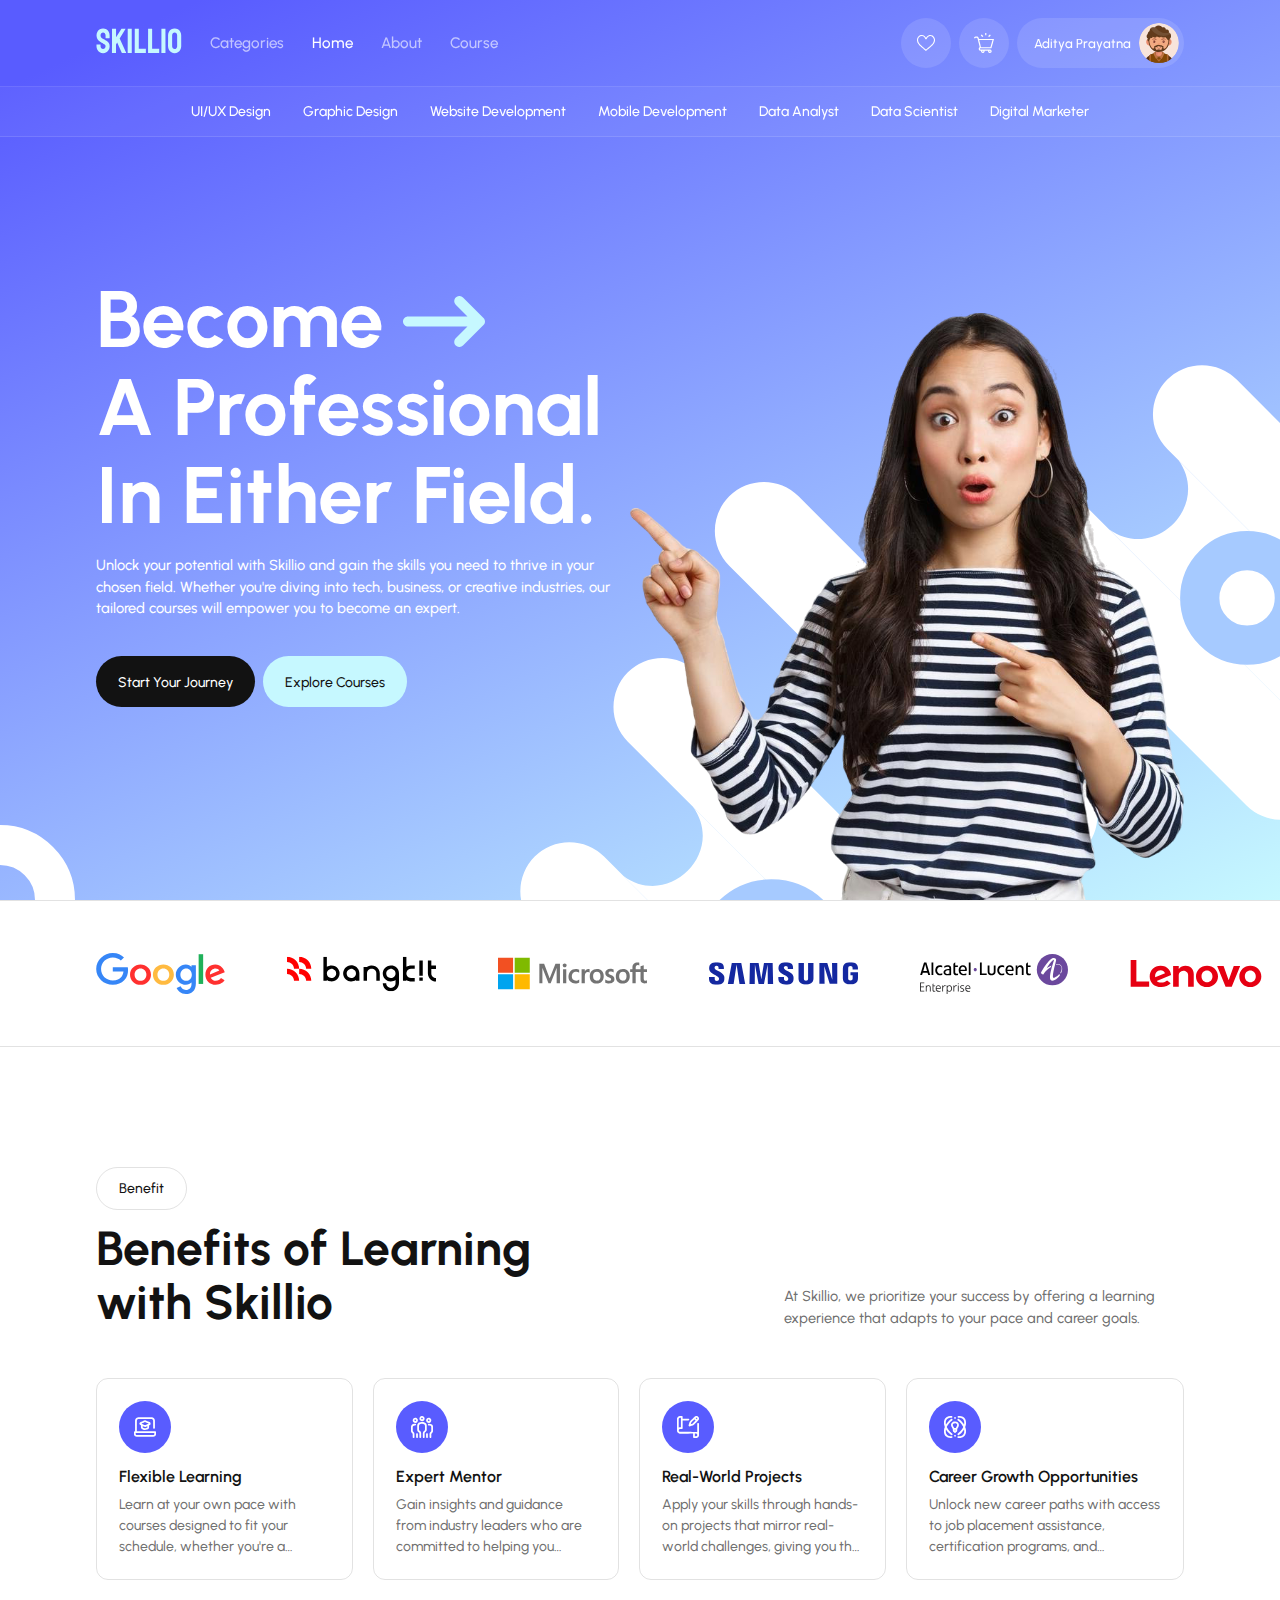
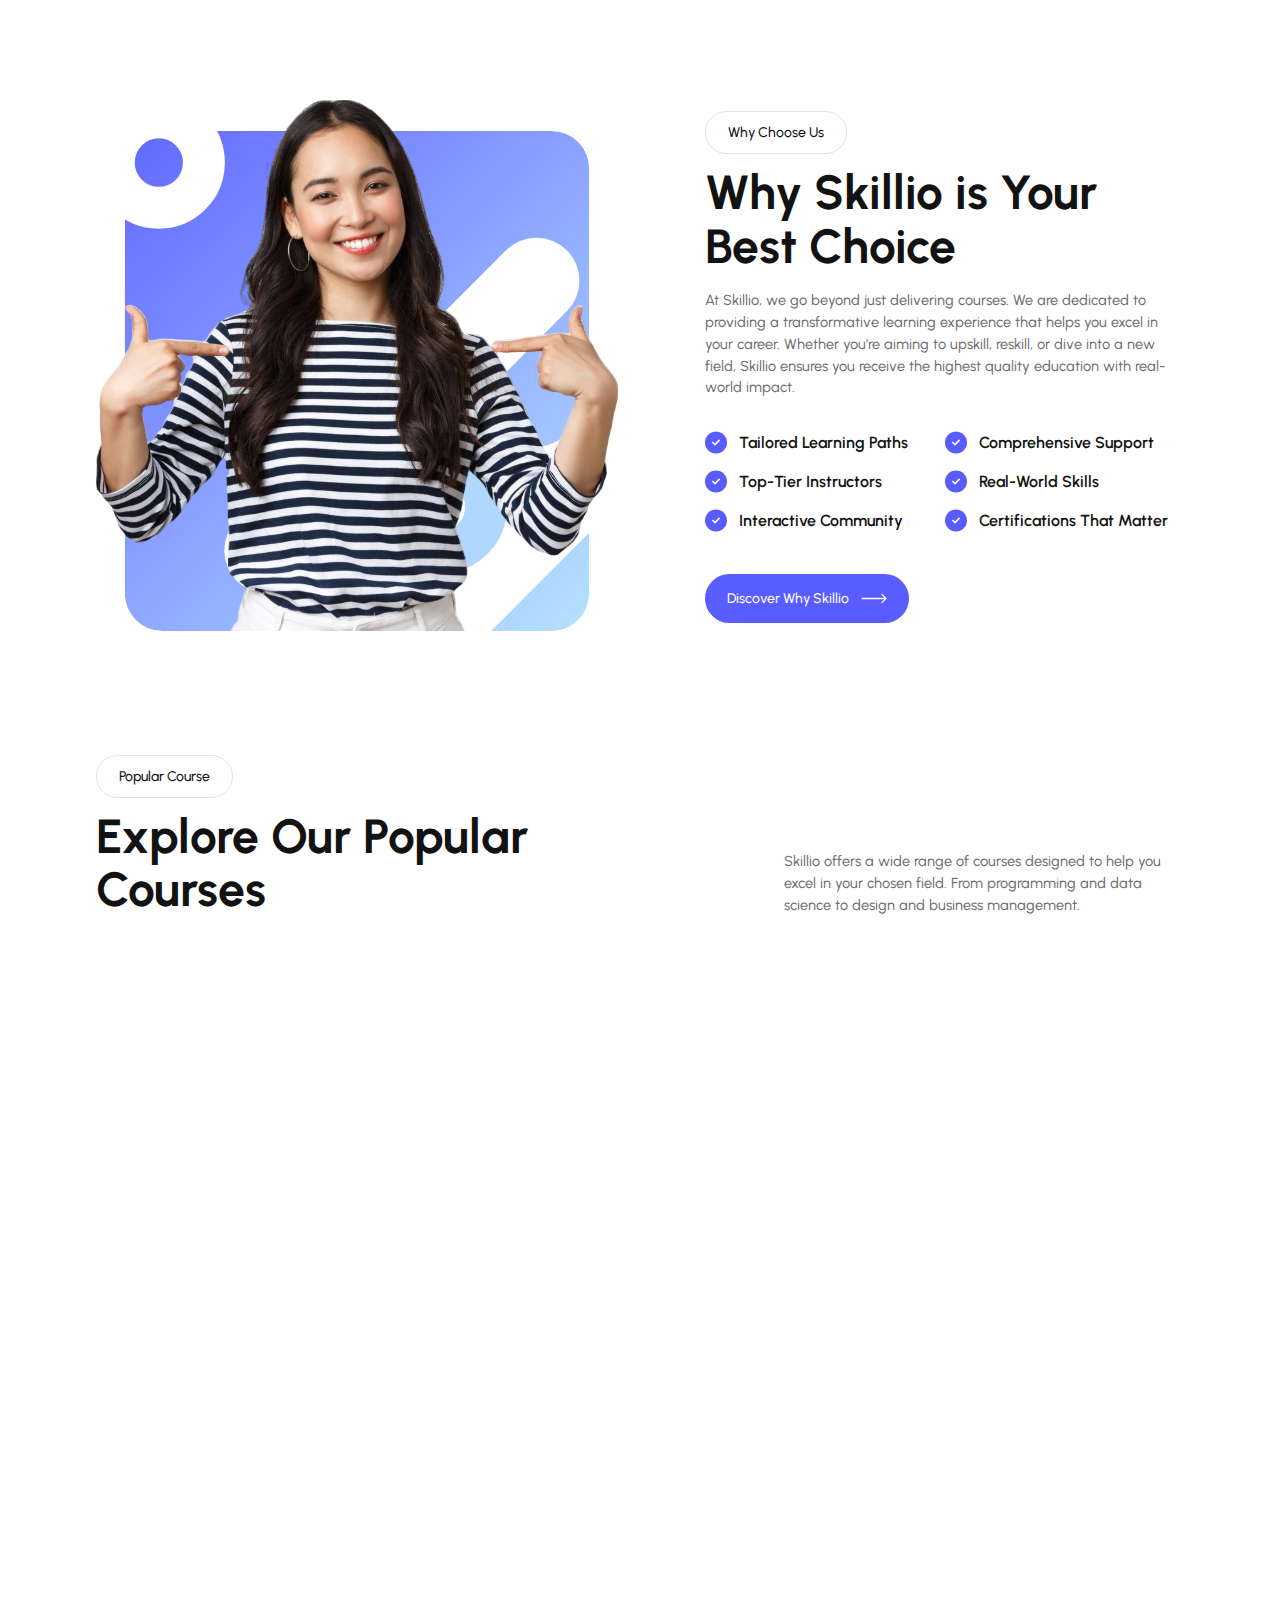
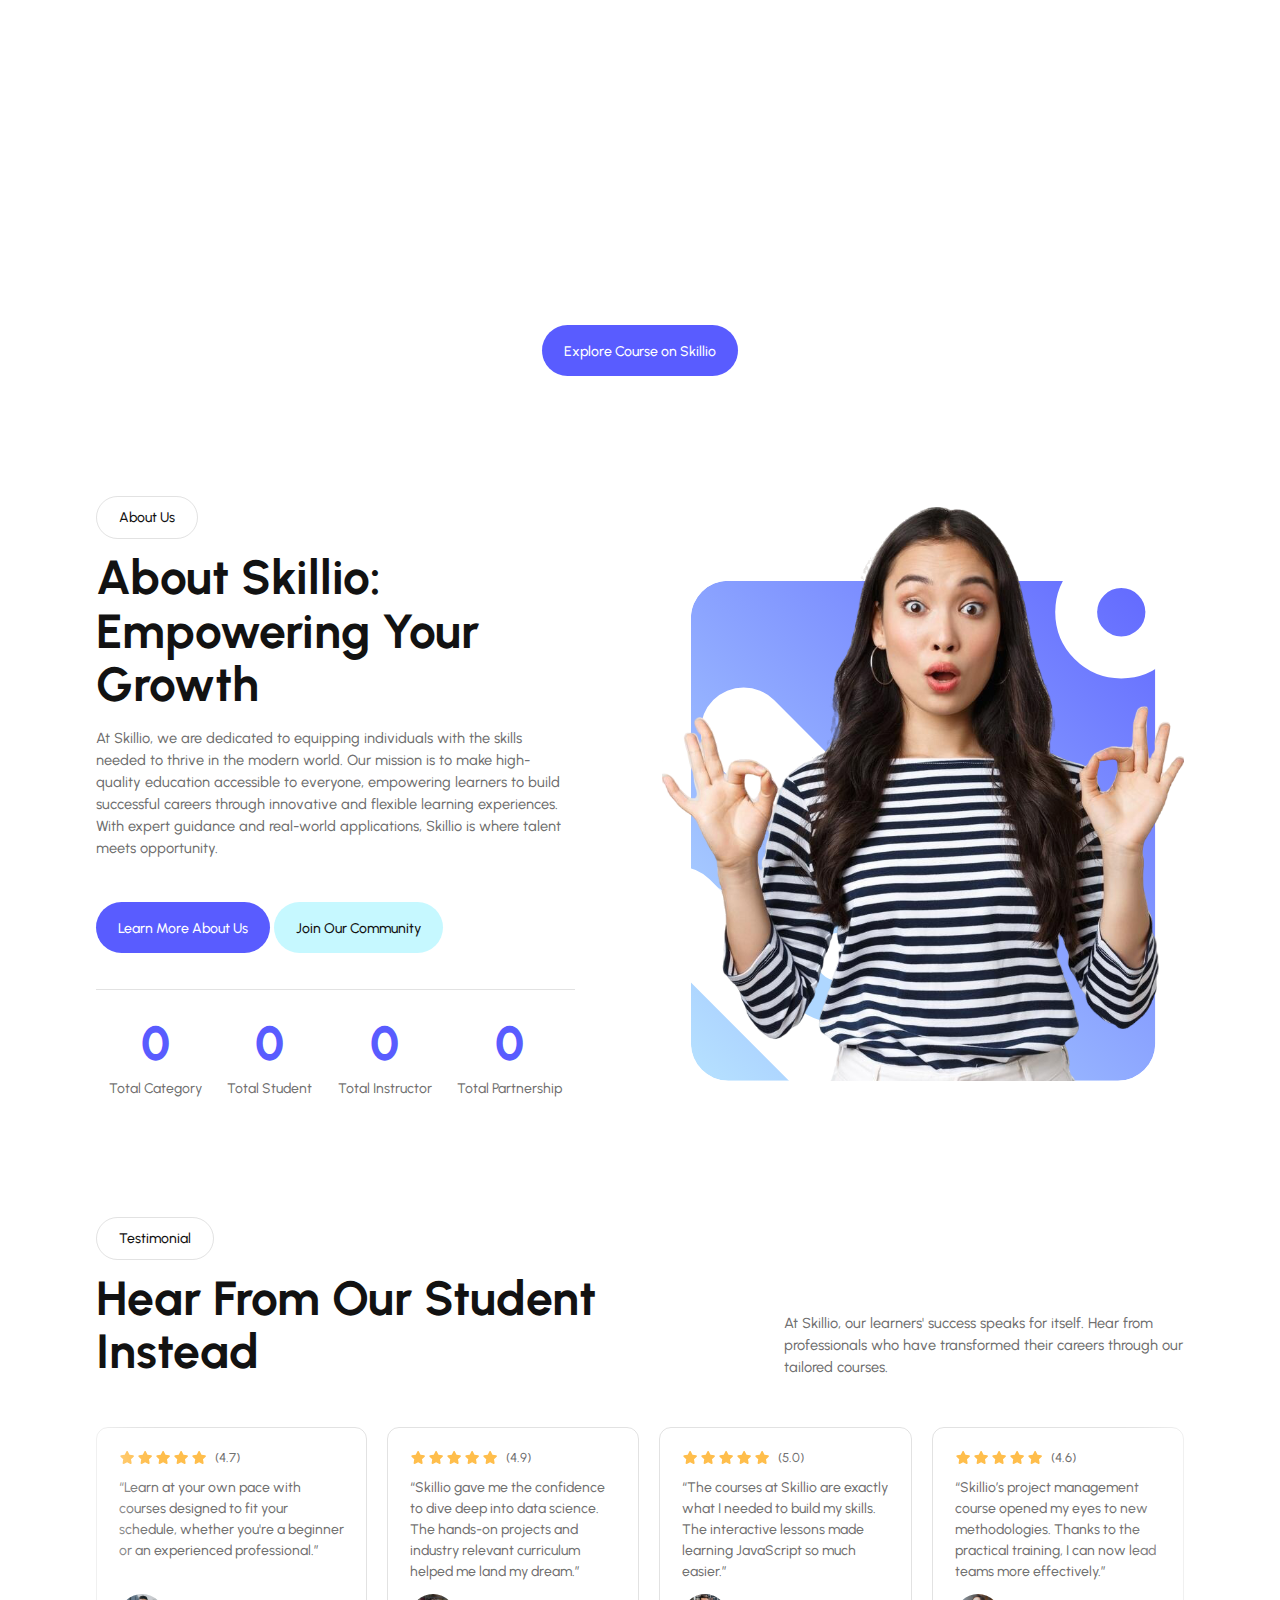
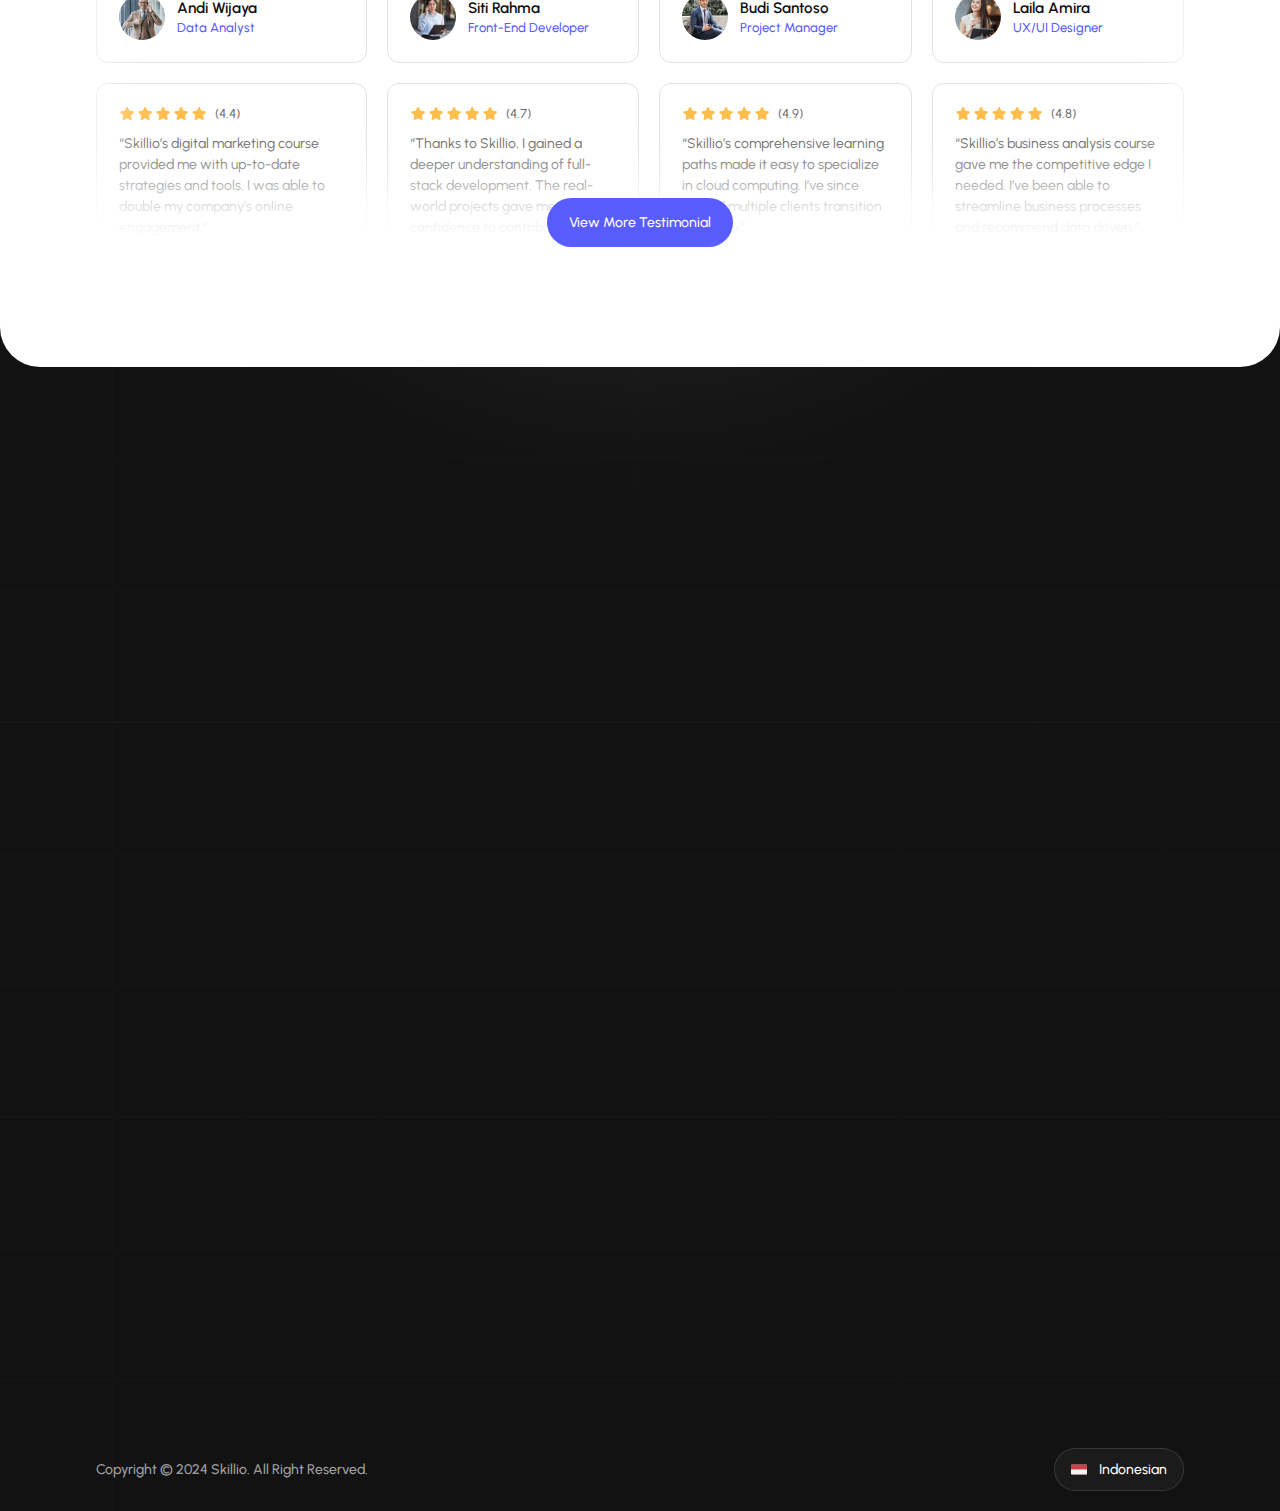
<file: MUHAMMAD IVAN VERDYANSYAH_Website/index.html>
<!doctype html>
<html lang="en">
<head>
    <meta charset="UTF-8">
    <meta name="viewport"
          content="width=device-width, user-scalable=no, initial-scale=1.0, maximum-scale=1.0, minimum-scale=1.0">
    <meta http-equiv="X-UA-Compatible" content="ie=edge">
    <title>Main Page | Skillio</title>

    <!-- STYLE CSS -->
    <link rel="stylesheet" href="css/main.css">
    <link rel="stylesheet" href="css/custom-keyframe.css">
    <link rel="stylesheet" href="css/component.css">
    <link rel="stylesheet" href="css/component/navbar.css">
    <link rel="stylesheet" href="css/custom-framework.css">
    <link rel="stylesheet" href="css/page/main.css">
    <link rel="stylesheet" href="css/component/footer.css">
    <link rel="stylesheet" href="css/component/progress-bar.css">
    <link rel="stylesheet" href="css/responsive.css">
    <!-- END STYLE CSS -->

    <!-- FAVICON MATIC -->
    <link rel="apple-touch-icon-precomposed" sizes="57x57" href="assets/favicon/apple-touch-icon-57x57.png" />
    <link rel="apple-touch-icon-precomposed" sizes="114x114" href="assets/favicon/apple-touch-icon-114x114.png" />
    <link rel="apple-touch-icon-precomposed" sizes="72x72" href="assets/favicon/apple-touch-icon-72x72.png" />
    <link rel="apple-touch-icon-precomposed" sizes="144x144" href="assets/favicon/apple-touch-icon-144x144.png" />
    <link rel="apple-touch-icon-precomposed" sizes="60x60" href="assets/favicon/apple-touch-icon-60x60.png" />
    <link rel="apple-touch-icon-precomposed" sizes="120x120" href="assets/favicon/apple-touch-icon-120x120.png" />
    <link rel="apple-touch-icon-precomposed" sizes="76x76" href="assets/favicon/apple-touch-icon-76x76.png" />
    <link rel="apple-touch-icon-precomposed" sizes="152x152" href="assets/favicon/apple-touch-icon-152x152.png" />
    <link rel="icon" type="image/png" href="assets/favicon/favicon-196x196.png" sizes="196x196" />
    <link rel="icon" type="image/png" href="assets/favicon/favicon-96x96.png" sizes="96x96" />
    <link rel="icon" type="image/png" href="assets/favicon/favicon-32x32.png" sizes="32x32" />
    <link rel="icon" type="image/png" href="assets/favicon/favicon-16x16.png" sizes="16x16" />
    <link rel="icon" type="image/png" href="assets/favicon/favicon-128.png" sizes="128x128" />
    <meta name="application-name" content="&nbsp;"/>
    <meta name="msapplication-TileColor" content="#FFFFFF" />
    <meta name="msapplication-TileImage" content="mstile-144x144.png" />
    <meta name="msapplication-square70x70logo" content="mstile-70x70.png" />
    <meta name="msapplication-square150x150logo" content="mstile-150x150.png" />
    <meta name="msapplication-wide310x150logo" content="mstile-310x150.png" />
    <meta name="msapplication-square310x310logo" content="mstile-310x310.png" />
    <!-- END FAVICON MATIC -->
</head>
<body>
    <!-- MAIN PAGE -->
    <div class="loader-page">
        <div class="spinner"></div>
    </div>
    <main class="main-page hidden main">
        <div class="progress-wrap">
            <svg class="progress-circle svg-content" width="100%" height="100%" viewBox="-1 -1 102 102">
                <path d="M50,1 a49,49 0 0,1 0,98 a49,49 0 0,1 0,-98" />
            </svg>
        </div>
        <nav class="navbar d-flex flex-column">
            <div class="navbar-link d-flex justify-content-center" style="width: 100%;">
                <div class="container d-flex justify-content-between align-items-center">
                    <div class="wrapper d-flex align-items-center">
                        <a href="index.html" class="link-brand" onclick="animationRedirect('index.html')">
                            <img src="assets/brands/brand-text-secondary.svg" alt="Brand Text" width="86" class="brand-text">
                            <span class="brand-image"></span>
                        </a>
                        <div class="link-item d-flex align-items-center">
                            <button class="button-category">Categories</button>
                            <a href="index.html" class="active" onclick="animationRedirect('index.html')">Home</a>
                            <a href="about.html" onclick="animationRedirect('about.html')">About</a>
                            <a href="course.html" onclick="animationRedirect('course.html')">Course</a>
                            <div class="popup d-flex">
                                <div class="category-list hidden d-flex flex-column">
                                </div>
                                <div class="sub-category-list hidden d-flex flex-column">
                                </div>
                            </div>
                        </div>
                    </div>
                    <div class="link-profile d-flex align-items-center">
                        <a href="wishlist.html" onclick="animationRedirect('wishlist.html')" class="profile-wrapper d-flex align-items-center justify-content-center">
                            <img src="assets/icons/like-outline-light.svg" alt="Like Icon" width="18" class="like-icon">
                        </a>
                        <a href="cart.html" onclick="animationRedirect('cart.html')" class="profile-wrapper d-flex align-items-center justify-content-center">
                            <img src="assets/icons/cart-outline-light.svg" alt="Cart Icon" width="20" class="cart-icon">
                        </a>
                        <a href="profile.html" onclick="animationRedirect('profile.html')" class="profile-wrapper d-flex align-items-center justify-content-center">
                            <span class="profile-name">Aditya Prayatna</span>
                            <img src="assets/profile/profile-image.svg" alt="Profile Image" class="profile-image">
                        </a>
                        <button class="profile-wrapper d-flex align-items-center justify-content-center hamburger">
                            <span class="hamburger-icon"></span>
                            <img src="assets/icons/hamburger-light.svg" alt="Hamburger Icon" width="19" class="hamburger-icon">
                        </button>
                    </div>
                </div>
            </div>
            <div class="navbar-category d-flex justify-content-center align-items-center">
                <div class="container d-flex justify-content-center align-items-center"></div>
            </div>
        </nav>
        <div class="navbar-mobile hidden d-flex flex-column align-items-center justify-content-center">
            <a href="index.html" onclick="animationRedirect('index.html')">Home</a>
            <a href="about.html" onclick="animationRedirect('about.html')">About</a>
            <a href="course.html" onclick="animationRedirect('course.html')">Course</a>
            <a href="profile.html" onclick="animationRedirect('profile.html')">Profile</a>
        </div>
        <section class="hero d-flex align-items-center" id="hero">
            <div class="container d-flex align-items-end justify-content-between">
                <img src="assets/components/component-doughnut.svg" alt="Component Doughnut" width="150" class="component-doughnut">
                <img src="assets/components/component-buble.svg" alt="Component Buble" width="980" class="component-buble">
                <div class="hero-content d-flex align-items-center">
                    <div class="wrapper">
                        <h1 class="headline">Become <img src="assets/icons/arrow-right-long-toska.svg" alt="Arrow Right Toska" width="82">
                            <br>A Professional
                            <br>In Either Field.</h1>
                        <p class="description">Unlock your potential with Skillio and gain the skills you need to thrive in your chosen field. Whether you're diving into tech, business, or creative industries, our tailored courses will empower you to become an expert.</p>
                        <div class="button-group d-flex align-items-center">
                            <a href="#benefit" class="button-dark">
                                <span>Start Your Journey</span>
                            </a>
                            <a href="course.html" onclick="animationRedirect('course.html')" class="button-secondary">
                                <span>Explore Courses</span>
                            </a>
                        </div>
                    </div>
                </div>
                <div class="hero-banner">
                    <img src="assets/banners/main-section-hero.svg" alt="Banner Section Hero">
                </div>
            </div>
        </section>
        <div class="main-wrapper">
            <section class="partner" id="partner">
                <div class="container d-flex align-items-center">
                    <div class="partner-primary d-flex align-items-center">
                        <img src="assets/partners/google.svg" alt="Google Icon" width="129">
                        <img src="assets/partners/bangkit.svg" alt="Bangkit Icon" width="149">
                        <img src="assets/partners/microsoft.svg" alt="Microsoft Icon" width="149">
                        <img src="assets/partners/samsung.svg" alt="Samsung Icon" width="149">
                        <img src="assets/partners/alcatel-lucent-enterprise.svg" alt="Alcatel Lucent Enterprise Icon" width="148">
                        <img src="assets/partners/lenovo.svg" alt="Lenovo Icon" width="132">
                        <img src="assets/partners/ericsson.svg" alt="Ericsson Icon" width="180">
                    </div>
                    <div class="partner-secondary d-flex align-items-center">
                        <img src="assets/partners/google.svg" alt="Google Icon" width="129">
                        <img src="assets/partners/bangkit.svg" alt="Bangkit Icon" width="149">
                        <img src="assets/partners/microsoft.svg" alt="Microsoft Icon" width="149">
                        <img src="assets/partners/samsung.svg" alt="Samsung Icon" width="149">
                        <img src="assets/partners/alcatel-lucent-enterprise.svg" alt="Alcatel Lucent Enterprise Icon" width="148">
                        <img src="assets/partners/lenovo.svg" alt="Lenovo Icon" width="132">
                        <img src="assets/partners/ericsson.svg" alt="Ericsson Icon" width="180">
                    </div>
                </div>
            </section>
            <section class="benefit section-gap" id="benefit">
                <div class="container d-flex flex-column">
                    <div class="section-header d-flex justify-content-between align-items-end">
                        <div class="header-left">
                            <h6 class="subtitle">Benefit</h6>
                            <h3 class="title">Benefits of Learning with Skillio</h3>
                        </div>
                        <div class="header-right">
                            <p class="description">At Skillio, we prioritize your success by offering a learning experience that adapts to your pace and career goals.</p>
                        </div>
                    </div>
                    <div class="section-content content-gap">
                        <div class="content-benefit">
                            <div class="benefit-icon d-flex align-items-center justify-content-center">
                                <img src="assets/benefits/benefit-1.svg" alt="Benefit Icon" width="22">
                            </div>
                            <h6 class="benefit-title">Flexible Learning</h6>
                            <p class="benefit-description clamp-3">Learn at your own pace with courses designed to fit your schedule, whether you're a beginner or an experienced professional.</p>
                        </div>
                        <div class="content-benefit">
                            <div class="benefit-icon d-flex align-items-center justify-content-center">
                                <img src="assets/benefits/benefit-2.svg" alt="Benefit Icon" width="22">
                            </div>
                            <h6 class="benefit-title">Expert Mentor</h6>
                            <p class="benefit-description clamp-3">Gain insights and guidance from industry leaders who are committed to helping you achieve your excellent career goals.</p>
                        </div>
                        <div class="content-benefit">
                            <div class="benefit-icon d-flex align-items-center justify-content-center">
                                <img src="assets/benefits/benefit-3.svg" alt="Benefit Icon" width="22">
                            </div>
                            <h6 class="benefit-title">Real-World Projects</h6>
                            <p class="benefit-description clamp-3">Apply your skills through hands-on projects that mirror real-world challenges, giving you the practical experience employers seek.</p>
                        </div>
                        <div class="content-benefit">
                            <div class="benefit-icon d-flex align-items-center justify-content-center">
                                <img src="assets/benefits/benefit-4.svg" alt="Benefit Icon" width="22">
                            </div>
                            <h6 class="benefit-title">Career Growth Opportunities</h6>
                            <p class="benefit-description clamp-3">Unlock new career paths with access to job placement assistance, certification programs, and networking opportunities within your field.</p>
                        </div>
                    </div>
                </div>
            </section>
            <section class="why-choose-us section-gap" id="whyChooseUs">
                <div class="container d-flex justify-content-between align-items-center">
                    <div class="section-banner">
                        <img src="assets/banners/main-section-why-choose-us.svg" alt="Banner Section" style="width: 100%;">
                    </div>
                    <div class="section-content">
                        <h6 class="subtitle">Why Choose Us</h6>
                        <h3 class="title">Why Skillio is Your Best Choice</h3>
                        <p class="description">At Skillio, we go beyond just delivering courses. We are dedicated to providing a transformative learning experience that helps you excel in your career. Whether you're aiming to upskill, reskill, or dive into a new field, Skillio ensures you receive the highest quality education with real-world impact.</p>
                        <div class="content-list">
                            <div class="list-item d-flex flex-column">
                                <div class="item d-flex align-items-center">
                                    <img src="assets/icons/checklist-primary.svg" alt="Checklist Icon" width="22">
                                    <p>Tailored Learning Paths</p>
                                </div>
                                <div class="item d-flex align-items-center">
                                    <img src="assets/icons/checklist-primary.svg" alt="Checklist Icon" width="22">
                                    <p>Top-Tier Instructors</p>
                                </div>
                                <div class="item d-flex align-items-center">
                                    <img src="assets/icons/checklist-primary.svg" alt="Checklist Icon" width="22">
                                    <p>Interactive Community</p>
                                </div>
                            </div>
                            <div class="list-item d-flex flex-column">
                                <div class="item d-flex align-items-center">
                                    <img src="assets/icons/checklist-primary.svg" alt="Checklist Icon" width="22">
                                    <p>Comprehensive Support</p>
                                </div>
                                <div class="item d-flex align-items-center">
                                    <img src="assets/icons/checklist-primary.svg" alt="Checklist Icon" width="22">
                                    <p>Real-World Skills</p>
                                </div>
                                <div class="item d-flex align-items-center">
                                    <img src="assets/icons/checklist-primary.svg" alt="Checklist Icon" width="22">
                                    <p>Certifications That Matter</p>
                                </div>
                            </div>
                        </div>
                        <a href="#about" class="button-primary d-flex align-items-center">
                            <span>Discover Why Skillio</span>
                            <img src="assets/icons/arrow-right-long-light.svg" alt="Arrow Right Light">
                        </a>
                    </div>
                </div>
            </section>
            <section class="course section-gap" id="course">
                <div class="container d-flex flex-column align-items-center">
                    <div class="section-header d-flex justify-content-between align-items-end">
                        <div class="header-left">
                            <h6 class="subtitle">Popular Course</h6>
                            <h3 class="title">Explore Our Popular Courses</h3>
                        </div>
                        <div class="header-right">
                            <p class="description">Skillio offers a wide range of courses designed to help you excel in your chosen field. From programming and data science to design and business management.</p>
                        </div>
                    </div>
                    <div class="section-content content-gap"></div>
                    <a href="course.html" onclick="animationRedirect('course.html')" class="button-primary content-gap" style="width: fit-content !important;">
                        <span>Explore Course on Skillio</span>
                    </a>
                </div>
            </section>
            <section class="about section-gap" id="about">
                <div class="container d-flex justify-content-between align-items-center">
                    <div class="section-content">
                        <h6 class="subtitle">About Us</h6>
                        <h3 class="title">About Skillio: Empowering Your Growth</h3>
                        <p class="description">At Skillio, we are dedicated to equipping individuals with the skills needed to thrive in the modern world. Our mission is to make high-quality education accessible to everyone, empowering learners to build successful careers through innovative and flexible learning experiences. With expert guidance and real-world applications, Skillio is where talent meets opportunity.</p>
                        <div class="button-group">
                            <a href="about.html" onclick="animationRedirect('about.html')" class="button-primary" style="width: fit-content !important;">
                                <span>Learn More About Us</span>
                            </a>
                            <a href="index.html" onclick="animationRedirect('index.html')" class="button-secondary reverse">
                                <span>Join Our Community</span>
                            </a>
                        </div>
                        <div class="content-value">
                            <div class="value d-flex flex-column align-items-center">
                                <h2 id="valueCategory" data-target="7">0</h2>
                                <p>Total Category</p>
                            </div>
                            <div class="value d-flex flex-column align-items-center">
                                <h2 id="valueStudent" data-target="3420">0</h2>
                                <p>Total Student</p>
                            </div>
                            <div class="value d-flex flex-column align-items-center">
                                <h2 id="valueInstructor" data-target="62">0</h2>
                                <p>Total Instructor</p>
                            </div>
                            <div class="value d-flex flex-column align-items-center">
                                <h2 id="valuePartnership" data-target="20">0</h2>
                                <p>Total Partnership</p>
                            </div>
                        </div>
                    </div>
                    <div class="section-banner">
                        <img src="assets/banners/main-section-about.svg" alt="Banner Section" style="width: 100%;">
                    </div>
                </div>
            </section>
            <section class="testimonial section-gap" id="testimonial">
                <div class="container d-flex flex-column align-items-center">
                    <div class="section-header d-flex justify-content-between align-items-end">
                        <div class="header-left">
                            <h6 class="subtitle">Testimonial</h6>
                            <h3 class="title">Hear From Our Student Instead</h3>
                        </div>
                        <div class="header-right">
                            <p class="description">At Skillio, our learners' success speaks for itself. Hear from professionals who have transformed their careers through our tailored courses.</p>
                        </div>
                    </div>
                    <div class="section-content content-gap">
                        <div class="wrapper-testimonial d-flex justify-content-center align-items-end">
                            <button type="button" class="button-primary" style="width: fit-content !important;">
                                <span>View More Testimonial</span>
                            </button>
                        </div>
                        <div class="content-testimonial d-flex flex-column justify-content-between">
                            <div class="wrapper">
                                <div class="testimonial-rating d-flex align-items-center">
                                    <img src="assets/icons/star-warning.svg" alt="Star Icon" width="16">
                                    <img src="assets/icons/star-warning.svg" alt="Star Icon" width="16">
                                    <img src="assets/icons/star-warning.svg" alt="Star Icon" width="16">
                                    <img src="assets/icons/star-warning.svg" alt="Star Icon" width="16">
                                    <img src="assets/icons/star-warning.svg" alt="Star Icon" width="16">
                                    <p>(4.7)</p>
                                </div>
                                <p class="testimonial-message">“Learn at your own pace with courses designed to fit your schedule, whether you're a beginner or an experienced professional.”</p>
                            </div>
                            <div class="testimonial-profile d-flex align-items-center">
                                <img src="assets/testimonials/testimonial-1.jpg" alt="Testimonial Image" width="46">
                                <div class="profile-data d-flex flex-column">
                                    <h6>Andi Wijaya</h6>
                                    <p>Data Analyst</p>
                                </div>
                            </div>
                        </div>
                        <div class="content-testimonial d-flex flex-column justify-content-between">
                            <div class="wrapper">
                                <div class="testimonial-rating d-flex align-items-center">
                                    <img src="assets/icons/star-warning.svg" alt="Star Icon" width="16">
                                    <img src="assets/icons/star-warning.svg" alt="Star Icon" width="16">
                                    <img src="assets/icons/star-warning.svg" alt="Star Icon" width="16">
                                    <img src="assets/icons/star-warning.svg" alt="Star Icon" width="16">
                                    <img src="assets/icons/star-warning.svg" alt="Star Icon" width="16">
                                    <p>(4.9)</p>
                                </div>
                                <p class="testimonial-message">“Skillio gave me the confidence to dive deep into data science. The hands-on projects and industry relevant curriculum helped me land my dream.”</p>
                            </div>
                            <div class="testimonial-profile d-flex align-items-center">
                                <img src="assets/testimonials/testimonial-2.jpg" alt="Testimonial Image" width="46">
                                <div class="profile-data d-flex flex-column">
                                    <h6>Siti Rahma</h6>
                                    <p>Front-End Developer</p>
                                </div>
                            </div>
                        </div>
                        <div class="content-testimonial d-flex flex-column justify-content-between">
                            <div class="wrapper">
                                <div class="testimonial-rating d-flex align-items-center">
                                    <img src="assets/icons/star-warning.svg" alt="Star Icon" width="16">
                                    <img src="assets/icons/star-warning.svg" alt="Star Icon" width="16">
                                    <img src="assets/icons/star-warning.svg" alt="Star Icon" width="16">
                                    <img src="assets/icons/star-warning.svg" alt="Star Icon" width="16">
                                    <img src="assets/icons/star-warning.svg" alt="Star Icon" width="16">
                                    <p>(5.0)</p>
                                </div>
                                <p class="testimonial-message">“The courses at Skillio are exactly what I needed to build my skills. The interactive lessons made learning JavaScript so much easier.”</p>
                            </div>
                            <div class="testimonial-profile d-flex align-items-center">
                                <img src="assets/testimonials/testimonial-3.jpg" alt="Testimonial Image" width="46">
                                <div class="profile-data d-flex flex-column">
                                    <h6>Budi Santoso</h6>
                                    <p>Project Manager</p>
                                </div>
                            </div>
                        </div>
                        <div class="content-testimonial d-flex flex-column justify-content-between">
                            <div class="wrapper">
                                <div class="testimonial-rating d-flex align-items-center">
                                    <img src="assets/icons/star-warning.svg" alt="Star Icon" width="16">
                                    <img src="assets/icons/star-warning.svg" alt="Star Icon" width="16">
                                    <img src="assets/icons/star-warning.svg" alt="Star Icon" width="16">
                                    <img src="assets/icons/star-warning.svg" alt="Star Icon" width="16">
                                    <img src="assets/icons/star-warning.svg" alt="Star Icon" width="16">
                                    <p>(4.6)</p>
                                </div>
                                <p class="testimonial-message">“Skillio’s project management course opened my eyes to new methodologies. Thanks to the practical training, I can now lead teams more effectively.”</p>
                            </div>
                            <div class="testimonial-profile d-flex align-items-center">
                                <img src="assets/testimonials/testimonial-4.jpg" alt="Testimonial Image" width="46">
                                <div class="profile-data d-flex flex-column">
                                    <h6>Laila Amira</h6>
                                    <p>UX/UI Designer</p>
                                </div>
                            </div>
                        </div>
                        <div class="content-testimonial d-flex flex-column justify-content-between">
                            <div class="wrapper">
                                <div class="testimonial-rating d-flex align-items-center">
                                <img src="assets/icons/star-warning.svg" alt="Star Icon" width="16">
                                <img src="assets/icons/star-warning.svg" alt="Star Icon" width="16">
                                <img src="assets/icons/star-warning.svg" alt="Star Icon" width="16">
                                <img src="assets/icons/star-warning.svg" alt="Star Icon" width="16">
                                <img src="assets/icons/star-warning.svg" alt="Star Icon" width="16">
                                <p>(4.4)</p>
                            </div>
                            <p class="testimonial-message">“Skillio’s digital marketing course provided me with up-to-date strategies and tools. I was able to double my company’s online engagement.”</p>
                            </div>
                            <div class="testimonial-profile d-flex align-items-center">
                                <img src="assets/testimonials/testimonial-5.jpg" alt="Testimonial Image" width="46">
                                <div class="profile-data d-flex flex-column">
                                    <h6>Rizki Putra</h6>
                                    <p>Digital Marketer</p>
                                </div>
                            </div>
                        </div>
                        <div class="content-testimonial d-flex flex-column justify-content-between">
                            <div class="wrapper">
                                <div class="testimonial-rating d-flex align-items-center">
                                <img src="assets/icons/star-warning.svg" alt="Star Icon" width="16">
                                <img src="assets/icons/star-warning.svg" alt="Star Icon" width="16">
                                <img src="assets/icons/star-warning.svg" alt="Star Icon" width="16">
                                <img src="assets/icons/star-warning.svg" alt="Star Icon" width="16">
                                <img src="assets/icons/star-warning.svg" alt="Star Icon" width="16">
                                <p>(4.7)</p>
                            </div>
                            <p class="testimonial-message">“Thanks to Skillio, I gained a deeper understanding of full-stack development. The real-world projects gave me the confidence to contribute.”</p>
                            </div>
                            <div class="testimonial-profile d-flex align-items-center">
                                <img src="assets/testimonials/testimonial-6.jpg" alt="Testimonial Image" width="46">
                                <div class="profile-data d-flex flex-column">
                                    <h6>Indah Pertiwi</h6>
                                    <p>Software Engineer</p>
                                </div>
                            </div>
                        </div>
                        <div class="content-testimonial d-flex flex-column justify-content-between">
                            <div class="wrapper">
                                <div class="testimonial-rating d-flex align-items-center">
                                <img src="assets/icons/star-warning.svg" alt="Star Icon" width="16">
                                <img src="assets/icons/star-warning.svg" alt="Star Icon" width="16">
                                <img src="assets/icons/star-warning.svg" alt="Star Icon" width="16">
                                <img src="assets/icons/star-warning.svg" alt="Star Icon" width="16">
                                <img src="assets/icons/star-warning.svg" alt="Star Icon" width="16">
                                <p>(4.9)</p>
                            </div>
                            <p class="testimonial-message">“Skillio’s comprehensive learning paths made it easy to specialize in cloud computing. I’ve since helped multiple clients transition smoothly.”</p>
                            </div>
                            <div class="testimonial-profile d-flex align-items-center">
                                <img src="assets/testimonials/testimonial-7.jpg" alt="Testimonial Image" width="46">
                                <div class="profile-data d-flex flex-column">
                                    <h6>Ahmad Fauzi</h6>
                                    <p>IT Consultant</p>
                                </div>
                            </div>
                        </div>
                        <div class="content-testimonial d-flex flex-column justify-content-between">
                            <div class="wrapper">
                                <div class="testimonial-rating d-flex align-items-center">
                                <img src="assets/icons/star-warning.svg" alt="Star Icon" width="16">
                                <img src="assets/icons/star-warning.svg" alt="Star Icon" width="16">
                                <img src="assets/icons/star-warning.svg" alt="Star Icon" width="16">
                                <img src="assets/icons/star-warning.svg" alt="Star Icon" width="16">
                                <img src="assets/icons/star-warning.svg" alt="Star Icon" width="16">
                                <p>(4.8)</p>
                            </div>
                            <p class="testimonial-message">“Skillio’s business analysis course gave me the competitive edge I needed. I’ve been able to streamline business processes and recommend data driven.”</p>
                            </div>
                            <div class="testimonial-profile d-flex align-items-center">
                                <img src="assets/testimonials/testimonial-8.jpg" alt="Testimonial Image" width="46">
                                <div class="profile-data d-flex flex-column">
                                    <h6>Dina Kartika</h6>
                                    <p>Business Analyst</p>
                                </div>
                            </div>
                        </div>
                        <div class="content-testimonial d-flex flex-column justify-content-between">
                            <div class="wrapper">
                                <div class="testimonial-rating d-flex align-items-center">
                                <img src="assets/icons/star-warning.svg" alt="Star Icon" width="16">
                                <img src="assets/icons/star-warning.svg" alt="Star Icon" width="16">
                                <img src="assets/icons/star-warning.svg" alt="Star Icon" width="16">
                                <img src="assets/icons/star-warning.svg" alt="Star Icon" width="16">
                                <img src="assets/icons/star-warning.svg" alt="Star Icon" width="16">
                                <p>(5.0)</p>
                            </div>
                            <p class="testimonial-message">"The cybersecurity courses at Skillio are top-notch. I learned how to identify and mitigate threats effectively, and it’s helped me secure a promotion in my department."</p>
                            </div>
                            <div class="testimonial-profile d-flex align-items-center">
                                <img src="assets/testimonials/testimonial-9.jpg" alt="Testimonial Image" width="46">
                                <div class="profile-data d-flex flex-column">
                                    <h6>Arif Susanto</h6>
                                    <p>Cybersecurity Specialist</p>
                                </div>
                            </div>
                        </div>
                        <div class="content-testimonial d-flex flex-column justify-content-between">
                            <div class="wrapper">
                                <div class="testimonial-rating d-flex align-items-center">
                                <img src="assets/icons/star-warning.svg" alt="Star Icon" width="16">
                                <img src="assets/icons/star-warning.svg" alt="Star Icon" width="16">
                                <img src="assets/icons/star-warning.svg" alt="Star Icon" width="16">
                                <img src="assets/icons/star-warning.svg" alt="Star Icon" width="16">
                                <img src="assets/icons/star-warning.svg" alt="Star Icon" width="16">
                                <p>(4.5)</p>
                            </div>
                            <p class="testimonial-message">"Skillio transformed my approach to product management. The combination of theory and practical case studies helped me refine my skills.”</p>
                            </div>
                            <div class="testimonial-profile d-flex align-items-center">
                                <img src="assets/testimonials/testimonial-10.jpg" alt="Testimonial Image" width="46">
                                <div class="profile-data d-flex flex-column">
                                    <h6>Maya Sari</h6>
                                    <p>Product Manager</p>
                                </div>
                            </div>
                        </div>
                    </div>
                </div>
            </section>
        </div>
        <div class="main-footer">
            <section class="cta" id="cta">
                <div class="container d-flex justify-content-center" style="position: relative;">
                    <div class="content d-flex flex-column align-items-center">
                        <h2 class="title">Unlock Your Potential and Start Building the Career of Your Dreams</h2>
                        <p class="description">Your future starts here. Whether you’re looking to sharpen your skills or explore new opportunities, Skillio is the platform that will guide you toward success. Join our growing community of learners and professionals who are shaping the future of work through knowledge and innovation.</p>
                        <div class="button-group d-flex align-items-center">
                            <a href="index.html" onclick="animationRedirect('index.html')" class="button-primary reverse" style="width: fit-content !important;">
                                <span>Get Started Now</span>
                            </a>
                            <a href="course.html" onclick="animationRedirect('course.html')" class="button-secondary">
                                <span>Browse Courses</span>
                            </a>
                        </div>
                    </div>
                </div>
                <img src="assets/components/component-rounded-light.svg" alt="Background Light Blur" width="1200" class="background-light-blur">
            </section>
            <div class="container">
                <footer class="footer" id="footer">
                    <div class="footer-header d-flex justify-content-between align-items-center">
                        <a href="index.html" onclick="animationRedirect('index.html')">
                            <img src="assets/brands/brand-text-secondary.svg" alt="Brand Text" width="82">
                        </a>
                        <div class="sosmed-group d-flex align-items-center">
                            <a href="https://www.facebook.com/" target="_blank" class="sosmed-item d-flex align-items-center justify-content-center">
                                <span class="facebook-icon"></span>
                            </a>
                            <a href="https://www.whatsapp.com/" target="_blank" class="sosmed-item d-flex align-items-center justify-content-center">
                                <span class="whatsapp-icon"></span>
                            </a>
                            <a href="https://www.twitter.com/" target="_blank" class="sosmed-item d-flex align-items-center justify-content-center">
                                <span class="twitter-icon"></span>
                            </a>
                        </div>
                    </div>
                    <div class="footer-list">
                        <div class="list-link d-flex flex-column">
                            <h6>Quick Link</h6>
                            <a href="index.html" onclick="animationRedirect('index.html')">Home</a>
                            <a href="category.html" onclick="animationRedirect('category.html')">Categories</a>
                            <a href="about.html" onclick="animationRedirect('about.html')">About Us</a>
                            <a href="course.html" onclick="animationRedirect('course.html')">Course</a>
                        </div>
                        <div class="list-link d-flex flex-column">
                            <h6>Why Choose Us</h6>
                            <a href="index.html#whyChooseUs" onclick="animationRedirect('index.html#whyChooseUs')">Tailored Learning Paths</a>
                            <a href="index.html#whyChooseUs" onclick="animationRedirect('index.html#whyChooseUs')">Top-Tier Instructors</a>
                            <a href="index.html#whyChooseUs" onclick="animationRedirect('index.html#whyChooseUs')">Interactive Community</a>
                            <a href="index.html#whyChooseUs" onclick="animationRedirect('index.html#whyChooseUs')">Comprehensive Support</a>
                            <a href="index.html#whyChooseUs" onclick="animationRedirect('index.html#whyChooseUs')">Real-World Skills</a>
                        </div>
                        <div class="list-link d-flex flex-column">
                            <h6>Benefit With Us</h6>
                            <a href="index.html#benefit" onclick="animationRedirect('index.html#benefit')">Flexible Learning</a>
                            <a href="index.html#benefit" onclick="animationRedirect('index.html#benefit')">Expert Mentors</a>
                            <a href="index.html#benefit" onclick="animationRedirect('index.html#benefit')">Real-World Projects</a>
                            <a href="index.html#benefit" onclick="animationRedirect('index.html#benefit')">Career Growth Opportunities</a>
                        </div>
                        <div class="list-link d-flex flex-column">
                            <h6>Help & Guide</h6>
                            <button type="button">Terms & Conditions</button>
                            <button type="button">Privacy Policy</button>
                            <button type="button">Contact Us</button>
                        </div>
                    </div>
                </footer>
                <div class="copyright d-flex align-items-center justify-content-between">
                    <p>Copyright © 2024 Skillio. All Right Reserved.</p>
                    <button type="button" class="badge-language d-flex align-items-center">
                        <img src="assets/icons/indonesia-flag.svg" alt="Indonesian Flag" width="16">
                        <span>Indonesian</span>
                    </button>
                </div>
            </div>
        </div>
    </main>
    <!-- END MAIN PAGE -->

    <!-- SCRIPT JS -->
    <script src="lib/jquery/jquery.min.js"></script>
    <script src="js/script.js"></script>
    <script src="js/animation/animation-navbar.js"></script>
    <script src="js/animation/animation-main.js"></script>
    <script src="js/progress-bar.js"></script>
    <script>
        function animationRedirect(moveTo) {
            $('.main-page').addClass('slide-bottom')
            setTimeout(() => {
                changeURL(moveTo)
            }, 250)
            event.preventDefault()
        }

        $(document).ready(function () {
            let popularCourse
            function cardCourse(image, payment, level, course_title, description, instructor, duration, discount, price) {
                return `<a href="detail-course.html" onclick="animationRedirect('detail-course.html')" class="content-course d-flex flex-column" style="opacity: 0;">
                            <img src="assets/courses/${image}" alt="Course Image" style="width: 100%;">
                            <div class="course-information d-flex flex-column">
                                <div class="information-category">
                                    <button type="button">${payment}</button>
                                    <button type="button">${level}</button>
                                </div>
                                <h6 class="information-title clamp-2">${course_title}</h6>
                                <p class="information-description clamp-2">${description}</p>
                                <div class="information-instructor d-flex align-items-center">
                                    <img src="assets/icons/user-dark.svg" alt="Instructor Icon" width="13">
                                    <p>${instructor}</p>
                                </div>
                                <div class="information-duration d-flex align-items-center">
                                    <img src="assets/icons/hour-dark.svg" alt="Hour Icon" width="14">
                                    <p>${duration} hours</p>
                                </div>
                                <div class="information-price d-flex align-items-center">
                                    <h4>${discount != 0 ? discount.toLocaleString('id-ID', { style: 'currency', currency: 'IDR' }) : 'Free Course'}</h4>
                                    <h6>${price != 0 ? discount.toLocaleString('id-ID', { style: 'currency', currency: 'IDR' }) : ''}</h6>
                                </div>
                            </div>
                        </a>`
            }

            fetch('./data/course.json')
                .then((response) => {
                    if (!response.ok) {
                        throw new Error(`HTTP error status: ${response.status}`);
                    }
                    return response.json();
                })
                .then((courses) => {
                    popularCourse = courses.sort((a, b) => {
                        return b.student - a.student;
                    });

                    popularCourse.forEach((course, index) => {
                        if (index < 8) {
                            $('section.course .section-content').append(cardCourse(course.image, course.payment, course.level, course.course_title, course.description, course.instructor.name, course.duration, course.discount, course.price))
                        }
                    })
                })
                .catch((error) => console.log("Unable to fetch data:", error));

            $('section.testimonial .wrapper-testimonial .button-primary').on('click', function() {
                $('section.testimonial .section-content').toggleClass('all')
                let labelButton = $('section.testimonial .wrapper-testimonial .button-primary span').text()
                if (labelButton == 'View More Testimonial') {
                    $('section.testimonial .wrapper-testimonial .button-primary span').text('View Less Testimonial')
                    $('.main-wrapper').css('padding-bottom', '182px')
                } else {
                    $('section.testimonial .wrapper-testimonial .button-primary span').text('View More Testimonial')
                    $('.main-wrapper').css('padding-bottom', '120px')
                }
            })
        });
    </script>
    <!-- END SCRIPT JS -->
</body>
</html>
</file>
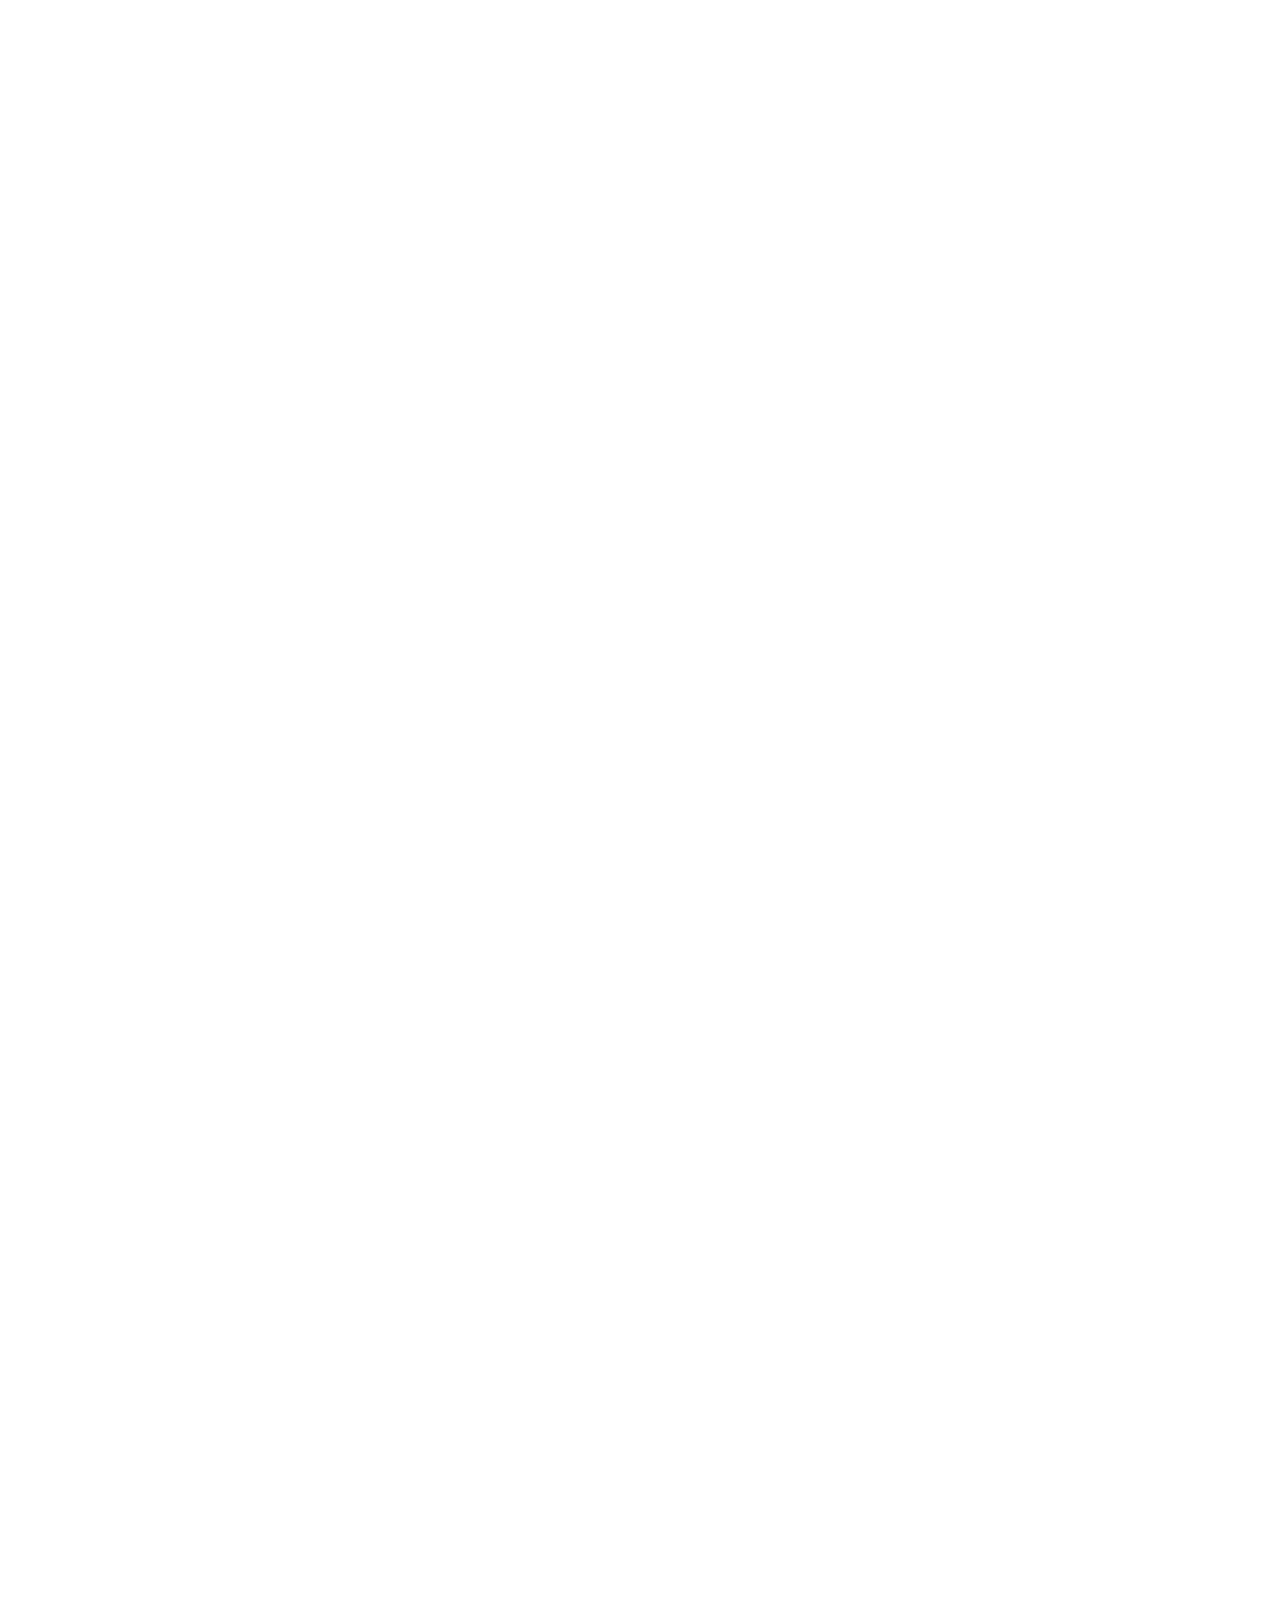
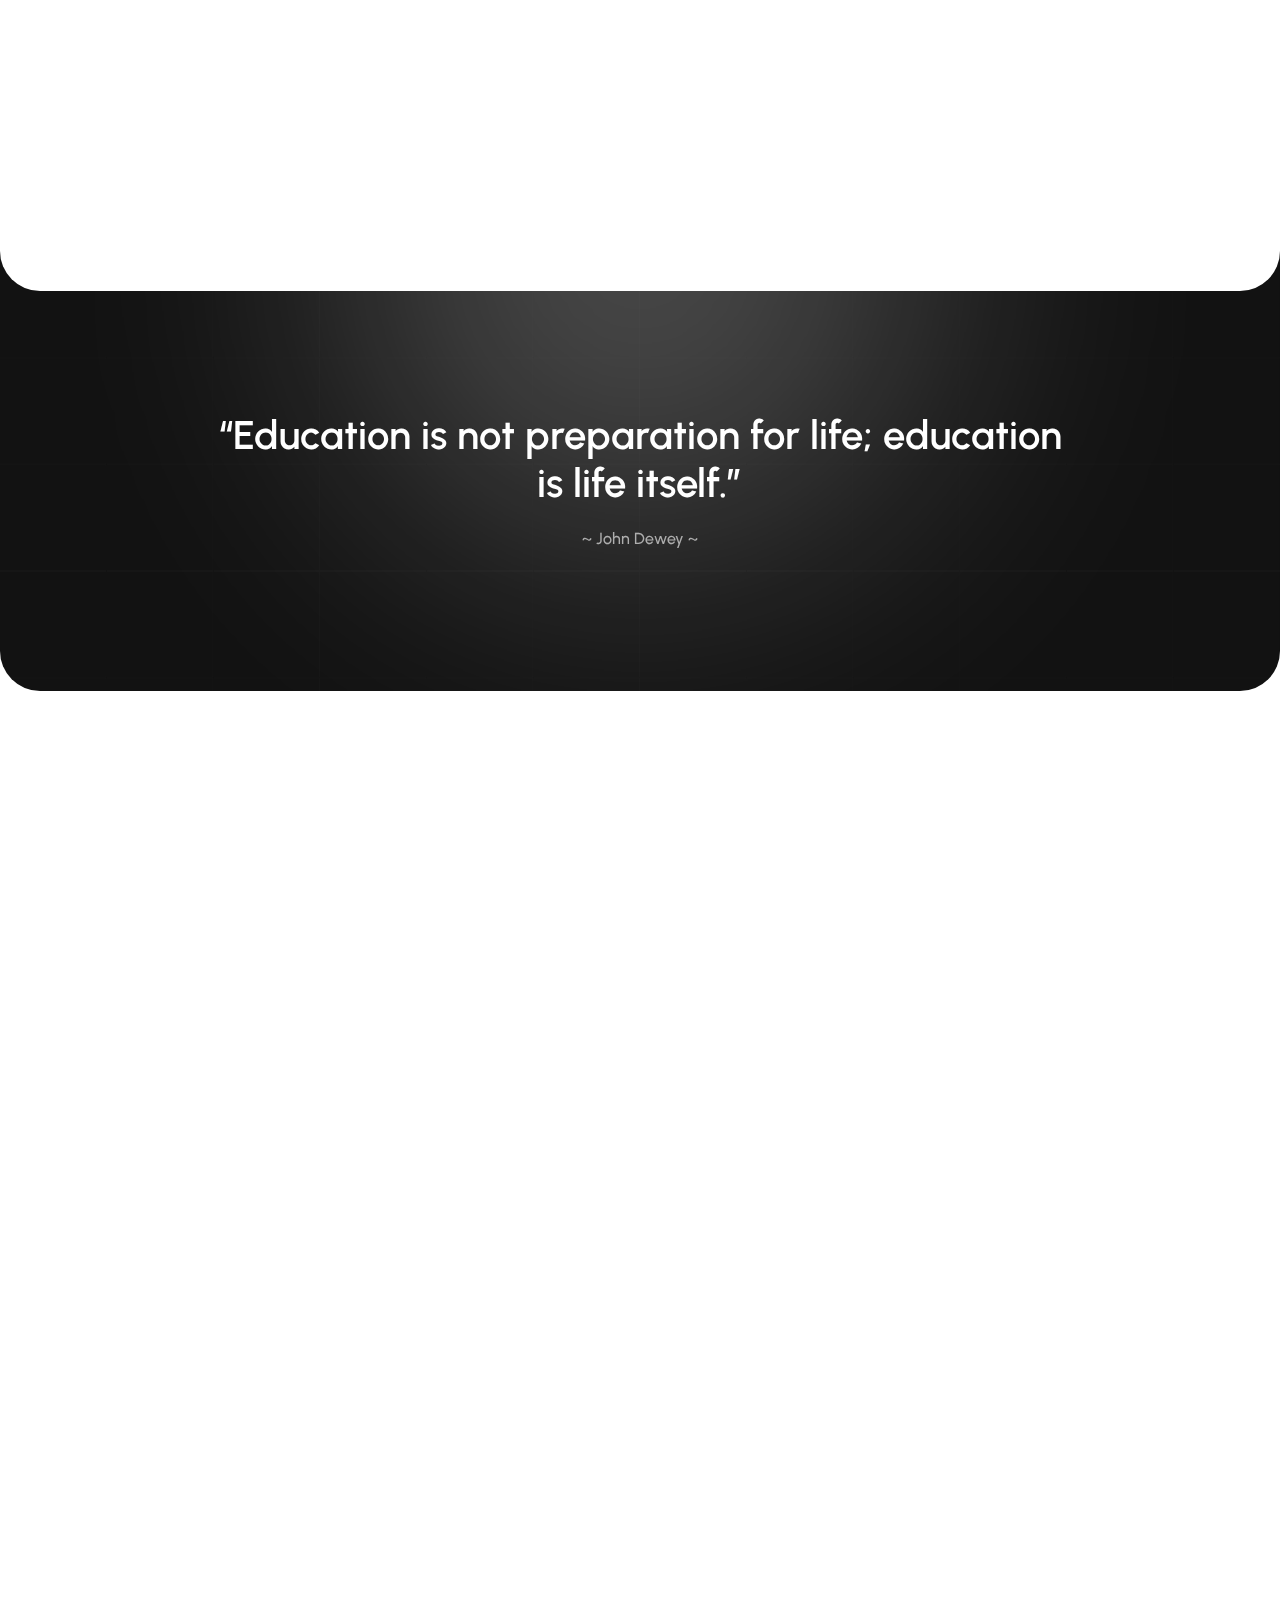
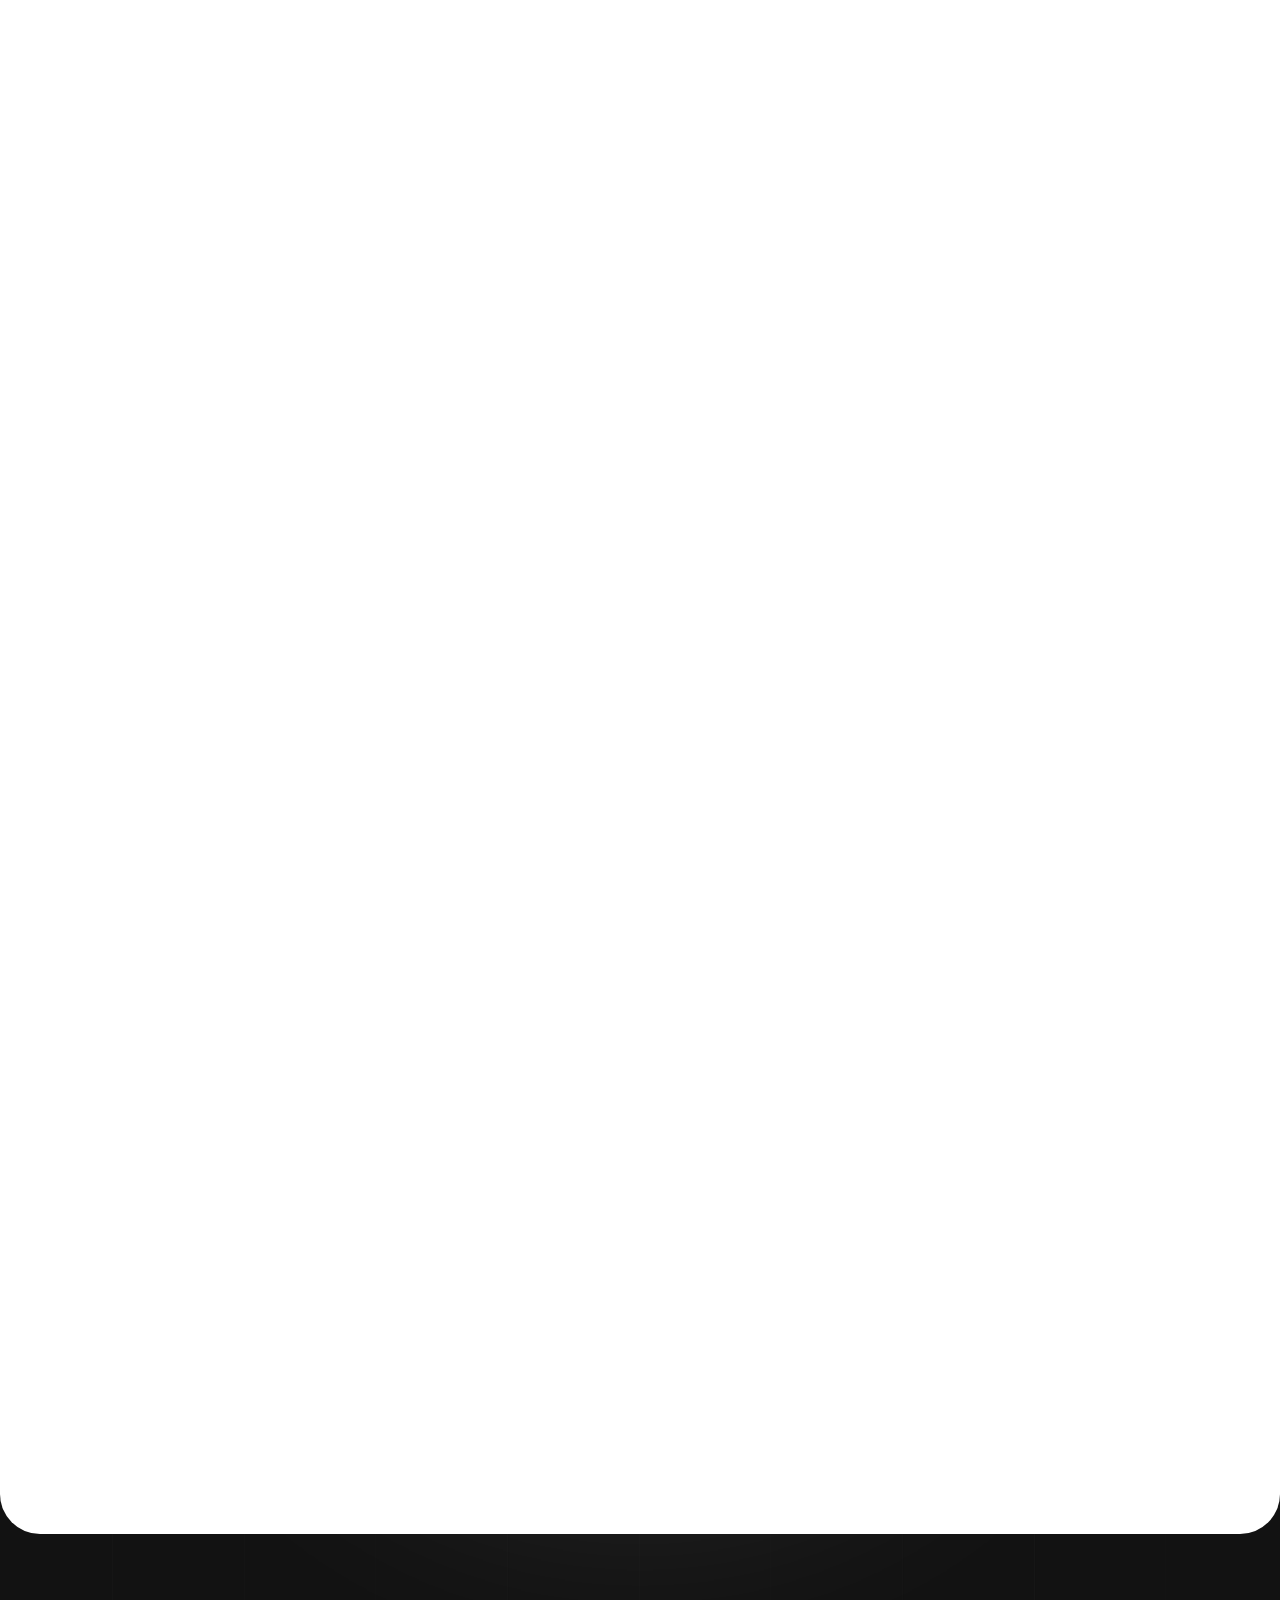
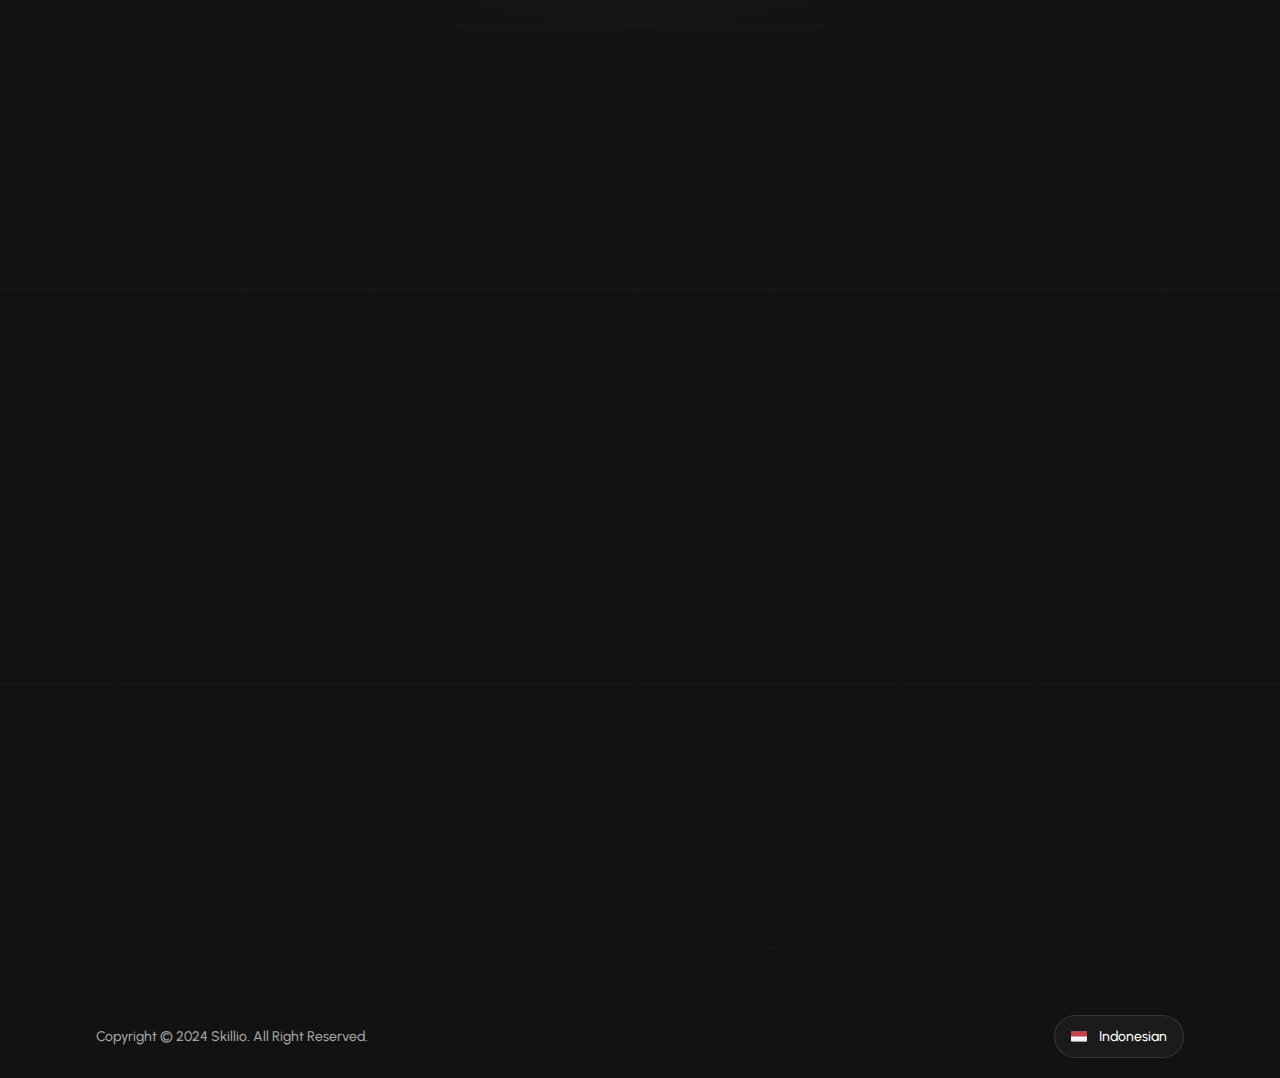
<file: MUHAMMAD IVAN VERDYANSYAH_Website/about.html>
<!doctype html>
<html lang="en">
<head>
    <meta charset="UTF-8">
    <meta name="viewport"
          content="width=device-width, user-scalable=no, initial-scale=1.0, maximum-scale=1.0, minimum-scale=1.0">
    <meta http-equiv="X-UA-Compatible" content="ie=edge">
    <title>About Page | Skillio</title>

    <!-- STYLE CSS -->
    <link rel="stylesheet" href="css/main.css">
    <link rel="stylesheet" href="css/custom-keyframe.css">
    <link rel="stylesheet" href="css/component.css">
    <link rel="stylesheet" href="css/component/navbar.css">
    <link rel="stylesheet" href="css/custom-framework.css">
    <link rel="stylesheet" href="css/page/main.css">
    <link rel="stylesheet" href="css/component/footer.css">
    <link rel="stylesheet" href="css/component/progress-bar.css">
    <link rel="stylesheet" href="css/responsive.css">
    <!-- END STYLE CSS -->

    <!-- FAVICON MATIC -->
    <link rel="apple-touch-icon-precomposed" sizes="57x57" href="assets/favicon/apple-touch-icon-57x57.png" />
    <link rel="apple-touch-icon-precomposed" sizes="114x114" href="assets/favicon/apple-touch-icon-114x114.png" />
    <link rel="apple-touch-icon-precomposed" sizes="72x72" href="assets/favicon/apple-touch-icon-72x72.png" />
    <link rel="apple-touch-icon-precomposed" sizes="144x144" href="assets/favicon/apple-touch-icon-144x144.png" />
    <link rel="apple-touch-icon-precomposed" sizes="60x60" href="assets/favicon/apple-touch-icon-60x60.png" />
    <link rel="apple-touch-icon-precomposed" sizes="120x120" href="assets/favicon/apple-touch-icon-120x120.png" />
    <link rel="apple-touch-icon-precomposed" sizes="76x76" href="assets/favicon/apple-touch-icon-76x76.png" />
    <link rel="apple-touch-icon-precomposed" sizes="152x152" href="assets/favicon/apple-touch-icon-152x152.png" />
    <link rel="icon" type="image/png" href="assets/favicon/favicon-196x196.png" sizes="196x196" />
    <link rel="icon" type="image/png" href="assets/favicon/favicon-96x96.png" sizes="96x96" />
    <link rel="icon" type="image/png" href="assets/favicon/favicon-32x32.png" sizes="32x32" />
    <link rel="icon" type="image/png" href="assets/favicon/favicon-16x16.png" sizes="16x16" />
    <link rel="icon" type="image/png" href="assets/favicon/favicon-128.png" sizes="128x128" />
    <meta name="application-name" content="&nbsp;"/>
    <meta name="msapplication-TileColor" content="#FFFFFF" />
    <meta name="msapplication-TileImage" content="mstile-144x144.png" />
    <meta name="msapplication-square70x70logo" content="mstile-70x70.png" />
    <meta name="msapplication-square150x150logo" content="mstile-150x150.png" />
    <meta name="msapplication-wide310x150logo" content="mstile-310x150.png" />
    <meta name="msapplication-square310x310logo" content="mstile-310x310.png" />
    <!-- END FAVICON MATIC -->
</head>
<body>
    <!-- MAIN PAGE -->
    <div class="loader-page">
        <div class="spinner"></div>
    </div>
    <main class="main-page hidden about">
        <div class="progress-wrap">
            <svg class="progress-circle svg-content" width="100%" height="100%" viewBox="-1 -1 102 102">
                <path d="M50,1 a49,49 0 0,1 0,98 a49,49 0 0,1 0,-98" />
            </svg>
        </div>
        <nav class="navbar d-flex flex-column">
            <div class="navbar-link d-flex justify-content-center" style="width: 100%;">
                <div class="container d-flex justify-content-between align-items-center">
                    <div class="wrapper d-flex align-items-center">
                        <a href="index.html" class="link-brand" onclick="animationRedirect('index.html')">
                            <img src="assets/brands/brand-text-secondary.svg" alt="Brand Text" width="86" class="brand-text">
                            <span class="brand-image"></span>
                        </a>
                        <div class="link-item d-flex align-items-center">
                            <button class="button-category">Categories</button>
                            <a href="index.html" onclick="animationRedirect('index.html')">Home</a>
                            <a href="about.html" onclick="animationRedirect('about.html')" class="active">About</a>
                            <a href="course.html" onclick="animationRedirect('course.html')">Course</a>
                            <div class="popup d-flex">
                                <div class="category-list hidden d-flex flex-column">
                                </div>
                                <div class="sub-category-list hidden d-flex flex-column">
                                </div>
                            </div>
                        </div>
                    </div>
                    <div class="link-profile d-flex align-items-center">
                        <a href="wishlist.html" onclick="animationRedirect('wishlist.html')" class="profile-wrapper d-flex align-items-center justify-content-center">
                            <img src="assets/icons/like-outline-light.svg" alt="Like Icon" width="18" class="like-icon">
                        </a>
                        <a href="cart.html" onclick="animationRedirect('cart.html')" class="profile-wrapper d-flex align-items-center justify-content-center">
                            <img src="assets/icons/cart-outline-light.svg" alt="Cart Icon" width="20" class="cart-icon">
                        </a>
                        <a href="profile.html" onclick="animationRedirect('profile.html')" class="profile-wrapper d-flex align-items-center justify-content-center">
                            <span class="profile-name">Aditya Prayatna</span>
                            <img src="assets/profile/profile-image.svg" alt="Profile Image" class="profile-image">
                        </a>
                        <button class="profile-wrapper d-flex align-items-center justify-content-center hamburger">
                            <img src="assets/icons/hamburger-light.svg" alt="Hamburger Icon" width="19" class="hamburger-icon">
                        </button>
                    </div>
                </div>
            </div>
            <div class="navbar-category d-flex justify-content-center align-items-center">
                <div class="container d-flex justify-content-center align-items-center"></div>
            </div>
        </nav>
        <div class="navbar-mobile hidden d-flex flex-column align-items-center justify-content-center">
            <a href="index.html" onclick="animationRedirect('index.html')">Home</a>
            <a href="about.html" onclick="animationRedirect('about.html')">About</a>
            <a href="course.html" onclick="animationRedirect('course.html')">Course</a>
            <a href="profile.html" onclick="animationRedirect('profile.html')">Profile</a>
        </div>
        <section class="hero d-flex align-items-center" id="hero">
            <div class="container d-flex align-items-end justify-content-between">
                <img src="assets/components/component-doughnut.svg" alt="Component Doughnut" width="150" class="component-doughnut">
                <img src="assets/components/component-buble.svg" alt="Component Buble" width="980" class="component-buble">
                <div class="hero-content d-flex align-items-center">
                    <div class="wrapper">
                        <h1 class="headline">Empowering
                            <br>Forever Learners
                            <br>With Skillio.</h1>
                        <p class="description">At Skillio, we believe in the power of education to transform lives. Our mission is to provide accessible, high-quality learning experiences that enable individuals to grow their skills, advance their careers</p>
                        <div class="button-group d-flex align-items-center">
                            <a href="#history" class="button-dark">
                                <span>Learn More</span>
                            </a>
                            <a href="about.html" onclick="animationRedirect('about.html')" class="button-secondary">
                                <span>Join Community</span>
                            </a>
                        </div>
                    </div>
                </div>
                <div class="hero-banner">
                    <img src="assets/banners/about-section-hero.svg" alt="Banner Section Hero">
                </div>
            </div>
        </section>
        <div class="main-wrapper">
            <section class="partner" id="partner">
                <div class="container d-flex align-items-center">
                    <div class="partner-primary d-flex align-items-center">
                        <img src="assets/partners/google.svg" alt="Google Icon" width="129">
                        <img src="assets/partners/bangkit.svg" alt="Bangkit Icon" width="149">
                        <img src="assets/partners/microsoft.svg" alt="Microsoft Icon" width="149">
                        <img src="assets/partners/samsung.svg" alt="Samsung Icon" width="149">
                        <img src="assets/partners/alcatel-lucent-enterprise.svg" alt="Alcatel Lucent Enterprise Icon" width="148">
                        <img src="assets/partners/lenovo.svg" alt="Lenovo Icon" width="132">
                        <img src="assets/partners/ericsson.svg" alt="Ericsson Icon" width="180">
                    </div>
                    <div class="partner-secondary d-flex align-items-center">
                        <img src="assets/partners/google.svg" alt="Google Icon" width="129">
                        <img src="assets/partners/bangkit.svg" alt="Bangkit Icon" width="149">
                        <img src="assets/partners/microsoft.svg" alt="Microsoft Icon" width="149">
                        <img src="assets/partners/samsung.svg" alt="Samsung Icon" width="149">
                        <img src="assets/partners/alcatel-lucent-enterprise.svg" alt="Alcatel Lucent Enterprise Icon" width="148">
                        <img src="assets/partners/lenovo.svg" alt="Lenovo Icon" width="132">
                        <img src="assets/partners/ericsson.svg" alt="Ericsson Icon" width="180">
                    </div>
                </div>
            </section>
            <section class="history section-gap" id="history">
                <div class="container d-flex">
                    <h6 class="subtitle">Our Skillio History</h6>
                    <div class="history-content">
                        <h3 class="title">The Journey of Skillio From Vision to Reality</h3>
                        <p class="description">Skillio was founded with a bold vision: to make high-quality education accessible to everyone, regardless of their background or location. From our humble beginnings as a small online learning platform, we have grown into a trusted resource for learners around the world. Our mission has always been to bridge the skills gap in rapidly evolving industries by offering practical, hands-on courses that prepare individuals for the real challenges of the modern workforce.</p>
                        <p class="description">Over the years, Skillio has partnered with industry experts and forward-thinking organizations to expand our offerings and continuously improve our content. Today, we serve thousands of learners, helping them advance in their careers, switch professions, or simply acquire new skills. With a focus on innovation and community, Skillio is committed to empowering the next generation of professionals to thrive in a world driven by technology and creativity.</p>
                        <div class="content-value content-gap">
                            <div class="value d-flex flex-column align-items-center justify-content-center">
                                <div class="value-wrapper d-flex flex-column align-items-center">
                                    <h2>7+</h2>
                                    <p>Total Category</p>
                                </div>
                            </div>
                            <div class="value d-flex flex-column align-items-center justify-content-center">
                                <div class="value-wrapper d-flex flex-column align-items-center">
                                    <h2>3420+</h2>
                                    <p>Total Student</p>
                                </div>
                            </div>
                            <div class="value d-flex flex-column align-items-center justify-content-center">
                                <div class="value-wrapper d-flex flex-column align-items-center">
                                    <h2>62+</h2>
                                    <p>Total Instructor</p>
                                </div>
                            </div>
                            <div class="value d-flex flex-column align-items-center justify-content-center">
                                <div class="value-wrapper d-flex flex-column align-items-center">
                                    <h2>20+</h2>
                                    <p>Total Partnership</p>
                                </div>
                            </div>
                        </div>
                    </div>
                </div>
            </section>
        </div>
        <div class="main-footer middle">
            <section class="quote" id="quote">
                <div class="container d-flex justify-content-center" style="position: relative;">
                    <div class="content d-flex flex-column align-items-center">
                        <h3 class="quote-message">“Education is the most powerful weapon which you can use to change the world.”</h3>
                        <p class="quote-author">Nelson Mandela</p>
                    </div>
                </div>
                <img src="assets/components/component-rounded-light.svg" alt="Background Light Blur" width="1200" class="background-light-blur">
            </section>
        </div>
        <div class="main-wrapper">
            <section class="vision section-gap" id="vision">
                <div class="container d-flex flex-column">
                    <div class="section-header d-flex justify-content-between align-items-end">
                        <div class="header-left">
                            <h6 class="subtitle">Vission Platform</h6>
                            <h3 class="title">Shaping the Future of Learning</h3>
                        </div>
                        <div class="header-right">
                            <p class="description">At Skillio, our vision is to become a global leader in transforming education by making learning more accessible, dynamic, and impactful.</p>
                        </div>
                    </div>
                    <div class="section-content content-gap">
                        <div class="content-vision">
                            <h5>01</h5>
                            <div class="vision-data">
                                <h6 class="clamp-2">Become a Global Leader in Online Education</h6>
                                <p class="clamp-3">We envision Skillio as a trusted, worldwide platform where learners can access top-quality education and professional development resources anytime, anywhere.</p>
                            </div>
                        </div>
                        <div class="content-vision">
                            <h5>02</h5>
                            <div class="vision-data">
                                <h6 class="clamp-2">Foster Lifelong Learning for All</h6>
                                <p class="clamp-3">Our vision is to create a world where continuous learning is a way of life, enabling individuals to grow and adapt throughout their careers and personal journeys.</p>
                            </div>
                        </div>
                        <div class="content-vision">
                            <h5>03</h5>
                            <div class="vision-data">
                                <h6 class="clamp-2">Champion Innovation in Digital Education</h6>
                                <p class="clamp-3">We strive to revolutionize the way education is delivered by embracing cutting-edge technology, ensuring learners are equipped with the skills needed.</p>
                            </div>
                        </div>
                        <div class="content-vision">
                            <h5>04</h5>
                            <div class="vision-data">
                                <h6 class="clamp-2">Create a Thriving Global Learning Community</h6>
                                <p class="clamp-3">Skillio aims to build a vibrant, diverse community of learners and educators who support, inspire, and collaborate to advance knowledge.</p>
                            </div>
                        </div>
                        <div class="content-vision">
                            <h5>05</h5>
                            <div class="vision-data">
                                <h6 class="clamp-2">Bridge the Digital Divide</h6>
                                <p class="clamp-3">Our vision is to close the education gap by making high-quality learning experiences accessible to individuals in underserved communities</p>
                            </div>
                        </div>
                        <div class="content-vision">
                            <h5>06</h5>
                            <div class="vision-data">
                                <h6 class="clamp-2">Inspire a New Generation of Leaders</h6>
                                <p class="clamp-3">We aspire to nurture the next wave of innovative thinkers, entrepreneurs, and professionals, giving them the tools and knowledge they need to lead with confidence.</p>
                            </div>
                        </div>
                    </div>
                </div>
            </section>
            <section class="mission section-gap" id="mission">
                <div class="container d-flex flex-column">
                    <div class="section-header d-flex justify-content-between align-items-end">
                        <div class="header-left">
                            <h6 class="subtitle">Mission Platform</h6>
                            <h3 class="title">Empowering Growth Through Learning</h3>
                        </div>
                        <div class="header-right">
                            <p class="description">At Skillio, our mission is to provide accessible, high-quality education that equips individuals with the skills they need to thrive in today’s ever-evolving digital world.</p>
                        </div>
                    </div>
                    <div class="section-content content-gap">
                        <div class="content-mission">
                            <h5>01</h5>
                            <div class="mission-data">
                                <h6 class="clamp-2">Empower Lifelong Learning</h6>
                                <p class="clamp-3">We aim to cultivate a passion for continuous education, ensuring that learners have the tools and resources they need to grow at every stage of their personal.</p>
                            </div>
                        </div>
                        <div class="content-mission">
                            <h5>02</h5>
                            <div class="mission-data">
                                <h6 class="clamp-2">Bridge the Skills Gap</h6>
                                <p class="clamp-3">By offering relevant, up-to-date courses, we strive to close the gap between the skills employers need and the abilities learners possess, preparing individuals for success.</p>
                            </div>
                        </div>
                        <div class="content-mission">
                            <h5>03</h5>
                            <div class="mission-data">
                                <h6 class="clamp-2">Provide Accessible Education</h6>
                                <p class="clamp-3">We are dedicated to making high-quality education accessible to everyone, regardless of background, location, or financial situation, and through affordable.</p>
                            </div>
                        </div>
                        <div class="content-mission">
                            <h5>04</h5>
                            <div class="mission-data">
                                <h6 class="clamp-2">Foster Practical, Real-World Skills</h6>
                                <p class="clamp-3">Our mission is to offer hands-on learning experiences that equip students with practical skills they can immediately apply in their careers.</p>
                            </div>
                        </div>
                        <div class="content-mission">
                            <h5>05</h5>
                            <div class="mission-data">
                                <h6 class="clamp-2">Build a Global Learning Community</h6>
                                <p class="clamp-3">Skillio is committed to creating a supportive, diverse, and collaborative community of learners and educators, where knowledge-sharing.</p>
                            </div>
                        </div>
                        <div class="content-mission">
                            <h5>06</h5>
                            <div class="mission-data">
                                <h6 class="clamp-2">Drive Innovation in Education</h6>
                                <p class="clamp-3">We continuously seek to innovate in how we teach and deliver education, leveraging technology and new teaching methods to enhance learning.</p>
                            </div>
                        </div>
                    </div>
                </div>
            </section>
            <section class="team section-gap" id="team">
                <div class="container d-flex flex-column">
                    <div class="section-header d-flex justify-content-between align-items-end">
                        <div class="header-left">
                            <h6 class="subtitle">Meet Our Team</h6>
                            <h3 class="title">Meet the Visionaries Behind Skillio</h3>
                        </div>
                        <div class="header-right">
                            <p class="description">Our team at Skillio is composed of passionate educators, innovators, and industry experts dedicated to transforming the way people learn and grow.</p>
                        </div>
                    </div>
                    <div class="section-content content-gap">
                        <div class="content-team">
                            <img src="assets/instructors/instructor-1.jpg" alt="Team Image">
                            <div class="team-data d-flex justify-content-between align-items-center">
                                <div class="wrapper d-flex flex-column">
                                    <h6>Michael Setiawan</h6>
                                    <p>Founder & CEO</p>
                                </div>
                                <a href="https://id.linkedin.com/" target="_blank">
                                    <img src="assets/icons/linkedin-primary.svg" alt="Linkedin Icon" width="20">
                                </a>
                            </div>
                        </div>
                        <div class="content-team">
                            <img src="assets/instructors/instructor-2.jpg" alt="Team Image">
                            <div class="team-data d-flex justify-content-between align-items-center">
                                <div class="wrapper d-flex flex-column">
                                    <h6>Amelia Priyono</h6>
                                    <p>Chief Technology Officer (CTO)</p>
                                </div>
                                <a href="https://id.linkedin.com/" target="_blank">
                                    <img src="assets/icons/linkedin-primary.svg" alt="Linkedin Icon" width="20">
                                </a>
                            </div>
                        </div>
                        <div class="content-team">
                            <img src="assets/instructors/instructor-3.jpg" alt="Team Image">
                            <div class="team-data d-flex justify-content-between align-items-center">
                                <div class="wrapper d-flex flex-column">
                                    <h6>Rizky Pratama</h6>
                                    <p>Chief Marketing Officer (CMO)</p>
                                </div>
                                <a href="https://id.linkedin.com/" target="_blank">
                                    <img src="assets/icons/linkedin-primary.svg" alt="Linkedin Icon" width="20">
                                </a>
                            </div>
                        </div>
                        <div class="content-team">
                            <img src="assets/instructors/instructor-4.jpg" alt="Team Image">
                            <div class="team-data d-flex justify-content-between align-items-center">
                                <div class="wrapper d-flex flex-column">
                                    <h6>Dewi Kartika</h6>
                                    <p>Head of Curriculum Development</p>
                                </div>
                                <a href="https://id.linkedin.com/" target="_blank">
                                    <img src="assets/icons/linkedin-primary.svg" alt="Linkedin Icon" width="20">
                                </a>
                            </div>
                        </div>
                        <div class="content-team">
                            <img src="assets/instructors/instructor-5.jpg" alt="Team Image">
                            <div class="team-data d-flex justify-content-between align-items-center">
                                <div class="wrapper d-flex flex-column">
                                    <h6>Sarah Wijaya</h6>
                                    <p>Lead UI/UX Designer</p>
                                </div>
                                <a href="https://id.linkedin.com/" target="_blank">
                                    <img src="assets/icons/linkedin-primary.svg" alt="Linkedin Icon" width="20">
                                </a>
                            </div>
                        </div>
                        <div class="content-team">
                            <img src="assets/instructors/instructor-6.jpg" alt="Team Image">
                            <div class="team-data d-flex justify-content-between align-items-center">
                                <div class="wrapper d-flex flex-column">
                                    <h6>Andi Saputra</h6>
                                    <p>Senior Software Engineer</p>
                                </div>
                                <a href="https://id.linkedin.com/" target="_blank">
                                    <img src="assets/icons/linkedin-primary.svg" alt="Linkedin Icon" width="20">
                                </a>
                            </div>
                        </div>
                        <div class="content-team">
                            <img src="assets/instructors/instructor-7.jpg" alt="Team Image">
                            <div class="team-data d-flex justify-content-between align-items-center">
                                <div class="wrapper d-flex flex-column">
                                    <h6>Clara Nugraha</h6>
                                    <p>Community Engagement Manager</p>
                                </div>
                                <a href="https://id.linkedin.com/" target="_blank">
                                    <img src="assets/icons/linkedin-primary.svg" alt="Linkedin Icon" width="20">
                                </a>
                            </div>
                        </div>
                    </div>
                </div>
            </section>
        </div>
        <div class="main-footer">
            <section class="cta" id="cta">
                <div class="container d-flex justify-content-center" style="position: relative;">
                    <div class="content d-flex flex-column align-items-center">
                        <h2 class="title">Unlock Your Potential and Start Building the Career of Your Dreams</h2>
                        <p class="description">Your future starts here. Whether you’re looking to sharpen your skills or explore new opportunities, Skillio is the platform that will guide you toward success. Join our growing community of learners and professionals who are shaping the future of work through knowledge and innovation.</p>
                        <div class="button-group d-flex align-items-center">
                            <a href="index.html" onclick="animationRedirect('index.html')" class="button-primary reverse" style="width: fit-content !important;">
                                <span>Get Started Now</span>
                            </a>
                            <a href="course.html" onclick="animationRedirect('course.html')" class="button-secondary">
                                <span>Browse Courses</span>
                            </a>
                        </div>
                    </div>
                </div>
                <img src="assets/components/component-rounded-light.svg" alt="Background Light Blur" width="1200" class="background-light-blur">
            </section>
            <div class="container">
                <footer class="footer" id="footer">
                    <div class="footer-header d-flex justify-content-between align-items-center">
                        <a href="index.html" onclick="animationRedirect('index.html')">
                            <img src="assets/brands/brand-text-secondary.svg" alt="Brand Text" width="82">
                        </a>
                        <div class="sosmed-group d-flex align-items-center">
                            <a href="https://www.facebook.com/" target="_blank" class="sosmed-item d-flex align-items-center justify-content-center">
                                <span class="facebook-icon"></span>
                            </a>
                            <a href="https://www.whatsapp.com/" target="_blank" class="sosmed-item d-flex align-items-center justify-content-center">
                                <span class="whatsapp-icon"></span>
                            </a>
                            <a href="https://www.twitter.com/" target="_blank" class="sosmed-item d-flex align-items-center justify-content-center">
                                <span class="twitter-icon"></span>
                            </a>
                        </div>
                    </div>
                    <div class="footer-list">
                        <div class="list-link d-flex flex-column">
                            <h6>Quick Link</h6>
                            <a href="index.html" onclick="animationRedirect('index.html')">Home</a>
                            <a href="category.html" onclick="animationRedirect('category.html')">Categories</a>
                            <a href="about.html" onclick="animationRedirect('about.html')">About Us</a>
                            <a href="course.html" onclick="animationRedirect('course.html')">Course</a>
                        </div>
                        <div class="list-link d-flex flex-column">
                            <h6>Why Choose Us</h6>
                            <a href="index.html#whyChooseUs" onclick="animationRedirect('index.html#whyChooseUs')">Tailored Learning Paths</a>
                            <a href="index.html#whyChooseUs" onclick="animationRedirect('index.html#whyChooseUs')">Top-Tier Instructors</a>
                            <a href="index.html#whyChooseUs" onclick="animationRedirect('index.html#whyChooseUs')">Interactive Community</a>
                            <a href="index.html#whyChooseUs" onclick="animationRedirect('index.html#whyChooseUs')">Comprehensive Support</a>
                            <a href="index.html#whyChooseUs" onclick="animationRedirect('index.html#whyChooseUs')">Real-World Skills</a>
                        </div>
                        <div class="list-link d-flex flex-column">
                            <h6>Benefit With Us</h6>
                            <a href="index.html#benefit" onclick="animationRedirect('index.html#benefit')">Flexible Learning</a>
                            <a href="index.html#benefit" onclick="animationRedirect('index.html#benefit')">Expert Mentors</a>
                            <a href="index.html#benefit" onclick="animationRedirect('index.html#benefit')">Real-World Projects</a>
                            <a href="index.html#benefit" onclick="animationRedirect('index.html#benefit')">Career Growth Opportunities</a>
                        </div>
                        <div class="list-link d-flex flex-column">
                            <h6>Help & Guide</h6>
                            <button type="button">Terms & Conditions</button>
                            <button type="button">Privacy Policy</button>
                            <button type="button">Contact Us</button>
                        </div>
                    </div>
                </footer>
                <div class="copyright d-flex align-items-center justify-content-between">
                    <p>Copyright © 2024 Skillio. All Right Reserved.</p>
                    <button type="button" class="badge-language d-flex align-items-center">
                        <img src="assets/icons/indonesia-flag.svg" alt="Indonesian Flag" width="16">
                        <span>Indonesian</span>
                    </button>
                </div>
            </div>
        </div>
    </main>
    <!-- END MAIN PAGE -->

    <!-- SCRIPT JS -->
    <script src="lib/jquery/jquery.min.js"></script>
    <script src="js/script.js"></script>
    <script src="js/animation/animation-navbar.js"></script>
    <script src="js/animation/animation-about.js"></script>
    <script src="js/progress-bar.js"></script>
    <script>
        const quotes = [
            {
                "quote": "The beautiful thing about learning is that no one can take it away from you.",
                "author": "B.B. King"
            },
            {
                "quote": "Education is not preparation for life; education is life itself.",
                "author": "John Dewey"
            },
            {
                "quote": "The purpose of education is to replace an empty mind with an open one.",
                "author": "Malcolm Forbes"
            },
            {
                "quote": "Education is the passport to the future, for tomorrow belongs to those who prepare for it today.",
                "author": "Malcolm X"
            },
            {
                "quote": "An investment in knowledge pays the best interest.",
                "author": "Benjamin Franklin"
            },
            {
                "quote": "The function of education is to teach one to think intensively and to think critically. Intelligence plus character—that is the goal of true education.",
                "author": "Martin Luther King Jr."
            },
            {
                "quote": "Education is the most powerful weapon which you can use to change the world.",
                "author": "Nelson Mandela"
            },
            {
                "quote": "The roots of education are bitter, but the fruit is sweet.",
                "author": "Aristotle"
            },
            {
                "quote": "It is the mark of an educated mind to be able to entertain a thought without accepting it.",
                "author": "Aristotle"
            },
            {
                "quote": "Live as if you were to die tomorrow. Learn as if you were to live forever.",
                "author": "Mahatma Gandhi"
            }
        ];

        let currentQuoteIndex = 0;
        function updateQuote() {
            $('.quote-message, .quote-author').removeClass('fade-in').addClass('fade-out')
            setTimeout(() => {
                $('.quote-message').text(`“${quotes[currentQuoteIndex].quote}”`).removeClass('fade-out').addClass('fade-in');
                $('.quote-author').text(`~ ${quotes[currentQuoteIndex].author} ~`).removeClass('fade-out').addClass('fade-in');
            }, 250)
            currentQuoteIndex = (currentQuoteIndex + 1) % quotes.length;
        }
        updateQuote();
        setInterval(updateQuote, 5000);

        function animationRedirect(moveTo) {
            $('.main-page').addClass('slide-bottom')
            setTimeout(() => {
                changeURL(moveTo)
            }, 250)
            event.preventDefault()
        }
    </script>
    <!-- END SCRIPT JS -->
</body>
</html>
</file>
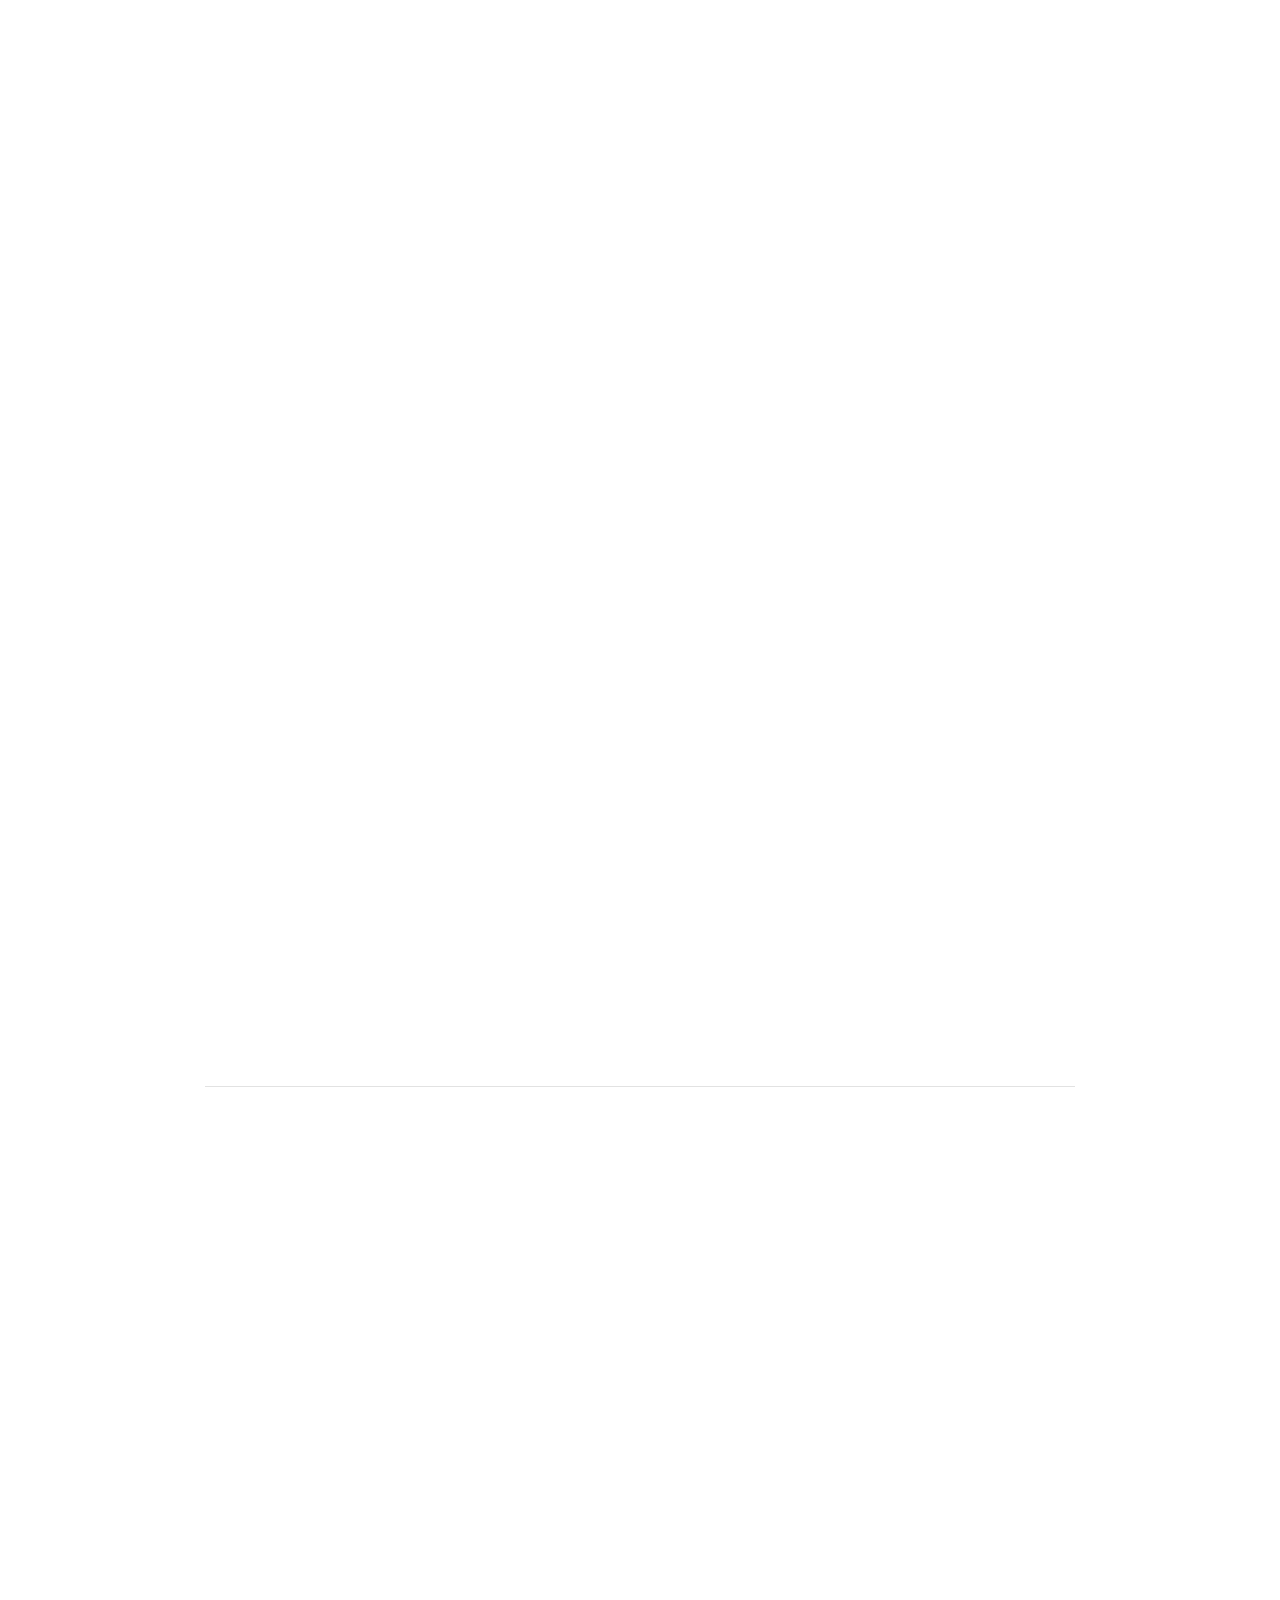
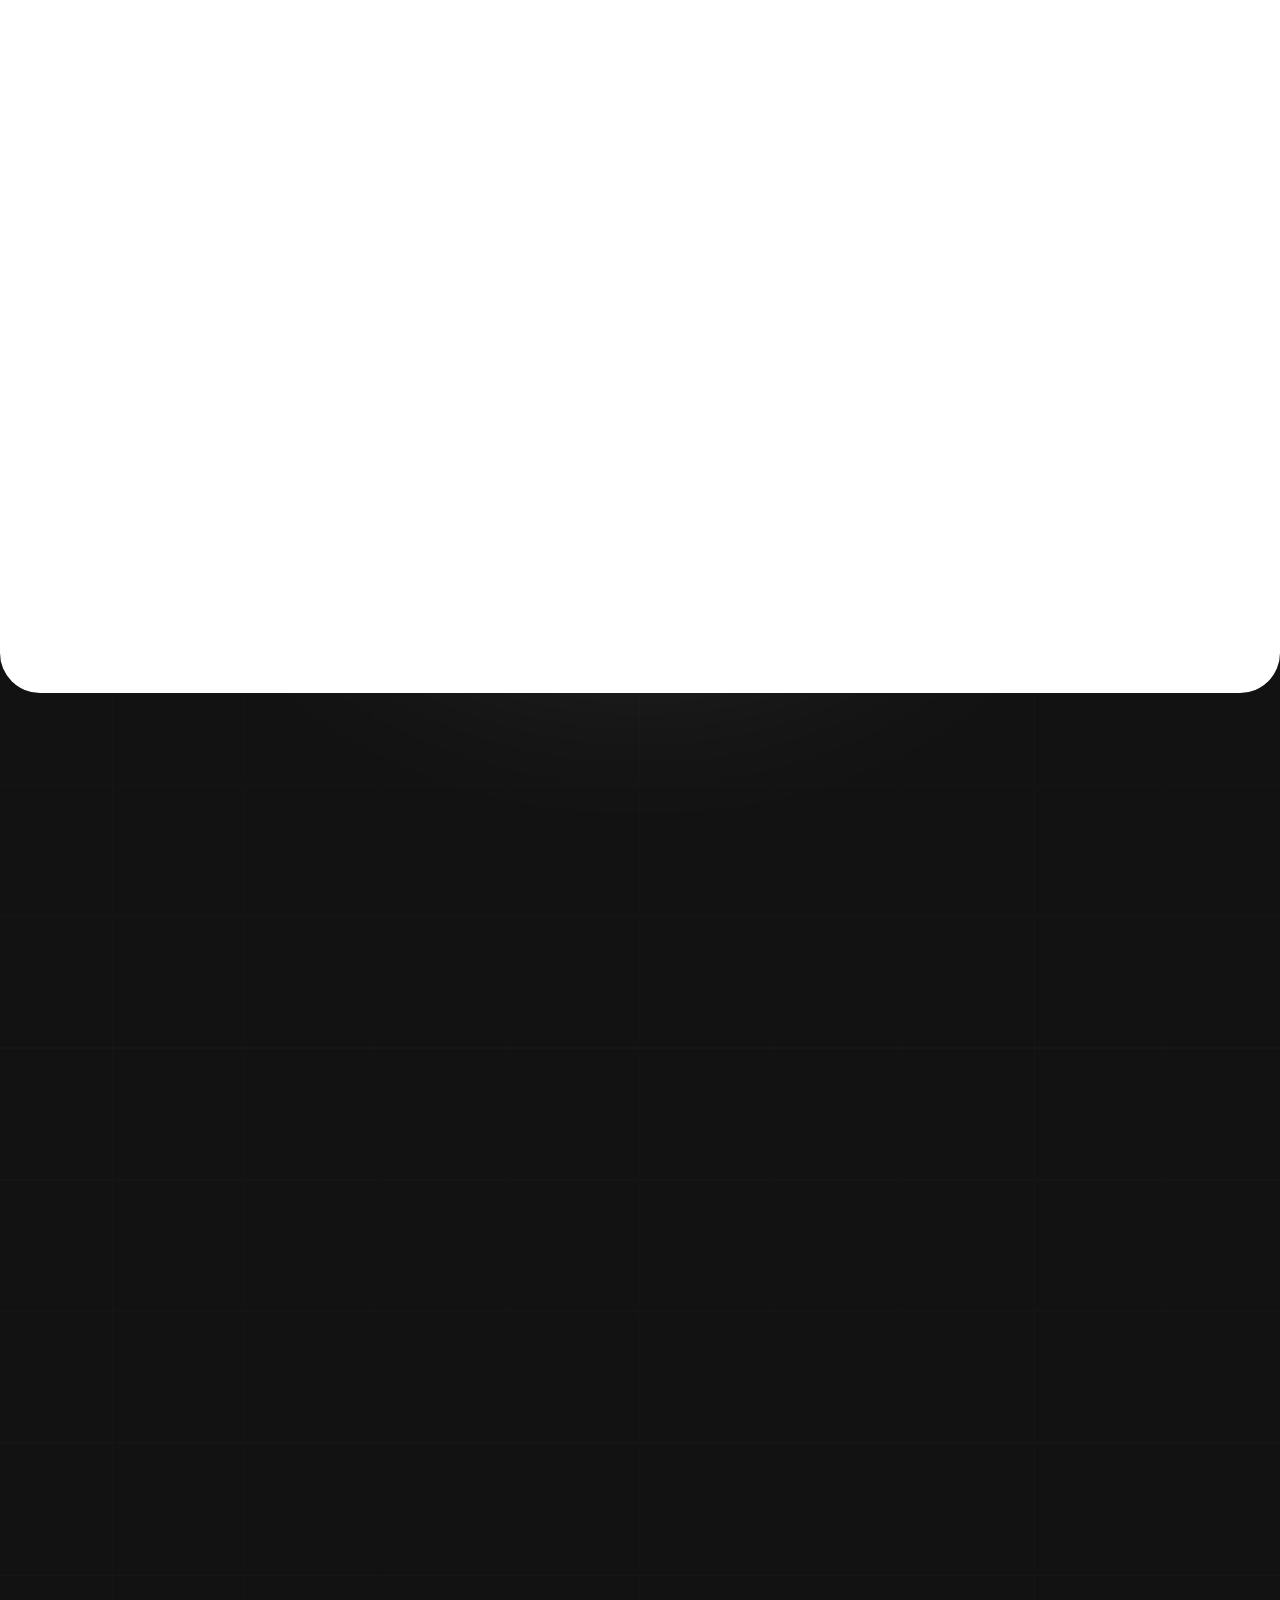
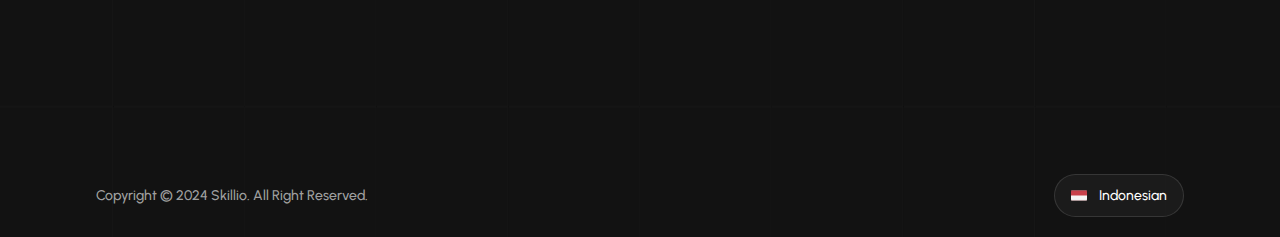
<file: MUHAMMAD IVAN VERDYANSYAH_Website/cart.html>
<!doctype html>
<html lang="en">
<head>
    <meta charset="UTF-8">
    <meta name="viewport"
          content="width=device-width, user-scalable=no, initial-scale=1.0, maximum-scale=1.0, minimum-scale=1.0">
    <meta http-equiv="X-UA-Compatible" content="ie=edge">
    <title>Cart Page | Skillio</title>

    <!-- STYLE CSS -->
    <link rel="stylesheet" href="css/main.css">
    <link rel="stylesheet" href="css/custom-keyframe.css">
    <link rel="stylesheet" href="css/component.css">
    <link rel="stylesheet" href="css/component/navbar.css">
    <link rel="stylesheet" href="css/custom-framework.css">
    <link rel="stylesheet" href="css/page/main.css">
    <link rel="stylesheet" href="css/component/footer.css">
    <link rel="stylesheet" href="css/component/progress-bar.css">
    <link rel="stylesheet" href="css/responsive.css">
    <!-- END STYLE CSS -->

    <!-- FAVICON MATIC -->
    <link rel="apple-touch-icon-precomposed" sizes="57x57" href="assets/favicon/apple-touch-icon-57x57.png" />
    <link rel="apple-touch-icon-precomposed" sizes="114x114" href="assets/favicon/apple-touch-icon-114x114.png" />
    <link rel="apple-touch-icon-precomposed" sizes="72x72" href="assets/favicon/apple-touch-icon-72x72.png" />
    <link rel="apple-touch-icon-precomposed" sizes="144x144" href="assets/favicon/apple-touch-icon-144x144.png" />
    <link rel="apple-touch-icon-precomposed" sizes="60x60" href="assets/favicon/apple-touch-icon-60x60.png" />
    <link rel="apple-touch-icon-precomposed" sizes="120x120" href="assets/favicon/apple-touch-icon-120x120.png" />
    <link rel="apple-touch-icon-precomposed" sizes="76x76" href="assets/favicon/apple-touch-icon-76x76.png" />
    <link rel="apple-touch-icon-precomposed" sizes="152x152" href="assets/favicon/apple-touch-icon-152x152.png" />
    <link rel="icon" type="image/png" href="assets/favicon/favicon-196x196.png" sizes="196x196" />
    <link rel="icon" type="image/png" href="assets/favicon/favicon-96x96.png" sizes="96x96" />
    <link rel="icon" type="image/png" href="assets/favicon/favicon-32x32.png" sizes="32x32" />
    <link rel="icon" type="image/png" href="assets/favicon/favicon-16x16.png" sizes="16x16" />
    <link rel="icon" type="image/png" href="assets/favicon/favicon-128.png" sizes="128x128" />
    <meta name="application-name" content="&nbsp;"/>
    <meta name="msapplication-TileColor" content="#FFFFFF" />
    <meta name="msapplication-TileImage" content="mstile-144x144.png" />
    <meta name="msapplication-square70x70logo" content="mstile-70x70.png" />
    <meta name="msapplication-square150x150logo" content="mstile-150x150.png" />
    <meta name="msapplication-wide310x150logo" content="mstile-310x150.png" />
    <meta name="msapplication-square310x310logo" content="mstile-310x310.png" />
    <!-- END FAVICON MATIC -->
</head>
<body>
    <!-- MAIN PAGE -->
    <div class="loader-page">
        <div class="spinner"></div>
    </div>
    <main class="main-page hidden profile">
        <div class="progress-wrap">
            <svg class="progress-circle svg-content" width="100%" height="100%" viewBox="-1 -1 102 102">
                <path d="M50,1 a49,49 0 0,1 0,98 a49,49 0 0,1 0,-98" />
            </svg>
        </div>
        <nav class="navbar d-flex flex-column">
            <div class="navbar-link d-flex justify-content-center" style="width: 100%;">
                <div class="container d-flex justify-content-between align-items-center">
                    <div class="wrapper d-flex align-items-center">
                        <a href="index.html" onclick="animationRedirect('index.html')" class="link-brand">
                            <img src="assets/brands/brand-text-secondary.svg" alt="Brand Text" width="86" class="brand-text">
                            <span class="brand-image"></span>
                        </a>
                        <div class="link-item d-flex align-items-center">
                            <button class="button-category">Categories</button>
                            <a href="index.html" onclick="animationRedirect('index.html')">Home</a>
                            <a href="about.html" onclick="animationRedirect('about.html')">About</a>
                            <a href="course.html" onclick="animationRedirect('course.html')">Course</a>
                            <div class="popup d-flex">
                                <div class="category-list hidden d-flex flex-column">
                                </div>
                                <div class="sub-category-list hidden d-flex flex-column">
                                </div>
                            </div>
                        </div>
                    </div>
                    <div class="link-profile d-flex align-items-center">
                        <a href="wishlist.html" onclick="animationRedirect('wishlist.html')" class="profile-wrapper d-flex align-items-center justify-content-center">
                            <img src="assets/icons/like-outline-light.svg" alt="Like Icon" width="18" class="like-icon">
                        </a>
                        <a href="cart.html" onclick="animationRedirect('cart.html')" class="profile-wrapper d-flex align-items-center justify-content-center">
                            <img src="assets/icons/cart-outline-light.svg" alt="Cart Icon" width="20" class="cart-icon">
                        </a>
                        <a href="profile.html" onclick="animationRedirect('profile.html')" class="profile-wrapper d-flex align-items-center justify-content-center">
                            <span class="profile-name">Aditya Prayatna</span>
                            <img src="assets/profile/profile-image.svg" alt="Profile Image" class="profile-image">
                        </a>
                        <button class="profile-wrapper d-flex align-items-center justify-content-center hamburger">
                            <img src="assets/icons/hamburger-light.svg" alt="Hamburger Icon" width="19" class="hamburger-icon">
                        </button>
                    </div>
                </div>
            </div>
            <div class="navbar-category d-flex justify-content-center align-items-center">
                <div class="container d-flex justify-content-center align-items-center"></div>
            </div>
        </nav>
        <div class="navbar-mobile hidden d-flex flex-column align-items-center justify-content-center">
            <a href="index.html" onclick="animationRedirect('index.html')">Home</a>
            <a href="about.html" onclick="animationRedirect('about.html')">About</a>
            <a href="course.html" onclick="animationRedirect('course.html')">Course</a>
            <a href="profile.html" onclick="animationRedirect('profile.html')">Profile</a>
        </div>
        <section class="hero hero-profile d-flex align-items-center" id="hero">
            <div class="container d-flex align-items-end justify-content-center">
                <img src="assets/components/component-doughnut.svg" alt="Component Doughnut" width="150" class="component-doughnut">
                <div class="hero-content d-flex align-items-center">
                    <div class="wrapper d-flex flex-column align-items-start">
                        <h1 class="headline">My Learning</h1>
                        <div class="menu-link d-flex align-items-center">
                            <a href="profile.html" onclick="animationRedirect('profile.html')">Public Profile</a>
                            <a href="my-course.html" onclick="animationRedirect('my-course.html')">All Course</a>
                            <a href="cart.html" onclick="animationRedirect('cart.html')" class="active">My Cart</a>
                            <a href="wishlist.html" onclick="animationRedirect('wishlist.html')">My Wishlist</a>
                        </div>
                    </div>
                </div>
            </div>
        </section>
        <div class="main-wrapper cart">
            <section class="cart content-gap" id="profile" style="padding-top: 24px;">
                <div class="container d-flex flex-column align-items-center">
                    <div class="section-content">
                        <div class="data-course">
                            <div class="course-header">
                                <p>4 course found</p>
                            </div>
                        </div>
                        <div class="data-price">
                            <p>Total order:</p>
                            <div class="price-wrapper d-flex align-items-end justify-content-between">
                                <h4>IDR. 120.000</h4>
                                <h6>IDR. 200.000</h6>
                            </div>
                            <button type="button" class="button-primary">
                                <span>Checkout</span>
                            </button>
                            <div class="data-other">
                                <h6>Promotions</h6>
                                <p>Maybe you have an coupon you can use now!</p>
                                <div class="other-coupon">
                                    <input type="text" class="input" autocomplete="off" placeholder="Enter your coupon..">
                                    <button type="button" class="button-primary" style="width: fit-content !important;">
                                        <span>Submit</span>
                                    </button>
                                </div>
                            </div>
                        </div>
                    </div>
                </div>
            </section>
            <section class="course content-gap" id="course">
                <div class="container d-flex flex-column align-items-center">
                    <div class="section-header">
                        <h3 class="title">Other Similar Courses</h3>
                    </div>
                    <div class="section-content content-gap">
                    </div>
                </div>
            </section>
        </div>
        <div class="main-footer">
            <section class="cta" id="cta">
                <div class="container d-flex justify-content-center" style="position: relative;">
                    <div class="content d-flex flex-column align-items-center">
                        <h2 class="title">Unlock Your Potential and Start Building the Career of Your Dreams</h2>
                        <p class="description">Your future starts here. Whether you’re looking to sharpen your skills or explore new opportunities, Skillio is the platform that will guide you toward success. Join our growing community of learners and professionals who are shaping the future of work through knowledge and innovation.</p>
                        <div class="button-group d-flex align-items-center">
                            <a href="index.html" onclick="animationRedirect('index.html')" class="button-primary reverse" style="width: fit-content !important;">
                                <span>Get Started Now</span>
                            </a>
                            <a href="course.html" onclick="animationRedirect('course.html')" class="button-secondary">
                                <span>Browse Courses</span>
                            </a>
                        </div>
                    </div>
                </div>
                <img src="assets/components/component-rounded-light.svg" alt="Background Light Blur" width="1200" class="background-light-blur">
            </section>
            <div class="container">
                <footer class="footer" id="footer">
                    <div class="footer-header d-flex justify-content-between align-items-center">
                        <a href="index.html" onclick="animationRedirect('index.html')">
                            <img src="assets/brands/brand-text-secondary.svg" alt="Brand Text" width="82">
                        </a>
                        <div class="sosmed-group d-flex align-items-center">
                            <a href="https://www.facebook.com/" target="_blank" class="sosmed-item d-flex align-items-center justify-content-center">
                                <span class="facebook-icon"></span>
                            </a>
                            <a href="https://www.whatsapp.com/" target="_blank" class="sosmed-item d-flex align-items-center justify-content-center">
                                <span class="whatsapp-icon"></span>
                            </a>
                            <a href="https://www.twitter.com/" target="_blank" class="sosmed-item d-flex align-items-center justify-content-center">
                                <span class="twitter-icon"></span>
                            </a>
                        </div>
                    </div>
                    <div class="footer-list">
                        <div class="list-link d-flex flex-column">
                            <h6>Quick Link</h6>
                            <a href="index.html" onclick="animationRedirect('index.html')">Home</a>
                            <a href="category.html" onclick="animationRedirect('category.html')">Categories</a>
                            <a href="about.html" onclick="animationRedirect('about.html')">About Us</a>
                            <a href="course.html" onclick="animationRedirect('course.html')">Course</a>
                        </div>
                        <div class="list-link d-flex flex-column">
                            <h6>Why Choose Us</h6>
                            <a href="index.html#whyChooseUs" onclick="animationRedirect('index.html#whyChooseUs')">Tailored Learning Paths</a>
                            <a href="index.html#whyChooseUs" onclick="animationRedirect('index.html#whyChooseUs')">Top-Tier Instructors</a>
                            <a href="index.html#whyChooseUs" onclick="animationRedirect('index.html#whyChooseUs')">Interactive Community</a>
                            <a href="index.html#whyChooseUs" onclick="animationRedirect('index.html#whyChooseUs')">Comprehensive Support</a>
                            <a href="index.html#whyChooseUs" onclick="animationRedirect('index.html#whyChooseUs')">Real-World Skills</a>
                        </div>
                        <div class="list-link d-flex flex-column">
                            <h6>Benefit With Us</h6>
                            <a href="index.html#benefit" onclick="animationRedirect('index.html#benefit')">Flexible Learning</a>
                            <a href="index.html#benefit" onclick="animationRedirect('index.html#benefit')">Expert Mentors</a>
                            <a href="index.html#benefit" onclick="animationRedirect('index.html#benefit')">Real-World Projects</a>
                            <a href="index.html#benefit" onclick="animationRedirect('index.html#benefit')">Career Growth Opportunities</a>
                        </div>
                        <div class="list-link d-flex flex-column">
                            <h6>Help & Guide</h6>
                            <button type="button">Terms & Conditions</button>
                            <button type="button">Privacy Policy</button>
                            <button type="button">Contact Us</button>
                        </div>
                    </div>
                </footer>
                <div class="copyright d-flex align-items-center justify-content-between">
                    <p>Copyright © 2024 Skillio. All Right Reserved.</p>
                    <button type="button" class="badge-language d-flex align-items-center">
                        <img src="assets/icons/indonesia-flag.svg" alt="Indonesian Flag" width="16">
                        <span>Indonesian</span>
                    </button>
                </div>
            </div>
        </div>
    </main>
    <!-- END MAIN PAGE -->

    <!-- SCRIPT JS -->
    <script src="lib/jquery/jquery.min.js"></script>
    <script src="js/script.js"></script>
    <script src="js/animation/animation-navbar.js"></script>
    <script src="js/animation/animation-cart.js"></script>
    <script src="js/progress-bar.js"></script>
    <script>
        function animationRedirect(moveTo) {
            $('.main-page').addClass('slide-bottom')
            setTimeout(() => {
                changeURL(moveTo)
            }, 250)
            event.preventDefault()
        }

        $(document).ready(function () {
            let popularCourse
            function cardCourseCart(image, level, course_title, description, instructor, duration, discount, price, student) {
                return `<div class="course-item d-flex align-items-center">
                                <img src="assets/courses/${image}" alt="Course Image">
                                <div class="item-content d-flex align-items-center justify-content-between" style="gap: 20px; width: 100%;">
                                    <div class="content-left d-flex flex-column align-items-start">
                                        <h5>${course_title}</h5>
                                        <p>By ${instructor}</p>
                                        <div class="wrapper-star d-flex align-items-center" style="gap: 8px;">
                                            <p>(4.6)</p>
                                            <div class="wrapper d-flex align-items-center" style="gap: 2px;">
                                                <img src="assets/icons/star-warning.svg" alt="Star Icon" width="16">
                                                <img src="assets/icons/star-warning.svg" alt="Star Icon" width="16">
                                                <img src="assets/icons/star-warning.svg" alt="Star Icon" width="16">
                                                <img src="assets/icons/star-warning.svg" alt="Star Icon" width="16">
                                                <img src="assets/icons/star-warning.svg" alt="Star Icon" width="16">
                                            </div>
                                            <span style="margin-left: 8px;">(${student} students)</span>
                                        </div>
                                        <div class="wrapper-detail d-flex align-items-center" style="gap: 12px;">
                                            <p>${duration} total hours</p>
                                            <div class="bullet"></div>
                                            <p>42 lectures</p>
                                            <div class="bullet"></div>
                                            <p>${level}</p>
                                        </div>
                                    </div>
                                    <div class="content-right d-flex flex-column align-items-end">
                                        <div class="wrapper d-flex flex-column align-items-end">
                                            <h4>${discount != 0 ? discount.toLocaleString('id-ID', { style: 'currency', currency: 'IDR' }) : 'Free Course'}</h4>
                                            <h6>${price != 0 ? discount.toLocaleString('id-ID', { style: 'currency', currency: 'IDR' }) : ''}</h6>
                                        </div>
                                        <div class="wrapper-button d-flex align-items-center" style="gap: 4px; margin-top: 20px;">
                                            <button type="button" class="d-flex align-items-center justify-content-center">
                                                <span class="like-icon"></span>
                                            </button>
                                            <button type="button" class="d-flex align-items-center justify-content-center">
                                                <span class="delete-icon"></span>
                                            </button>
                                        </div>
                                    </div>
                                </div>
                            </div>`
            }

            function cardCourse(image, payment, level, course_title, description, instructor, duration, discount, price) {
                return `<a href="detail-course.html" onclick="animationRedirect('detail-course.html')" class="content-course d-flex flex-column" style="opacity: 0;">
                                <img src="assets/courses/${image}" alt="Course Image" style="width: 100%;">
                                <div class="course-information d-flex flex-column">
                                    <div class="information-category">
                                        <button type="button">${payment}</button>
                                        <button type="button">${level}</button>
                                    </div>
                                    <h6 class="information-title clamp-2">${course_title}</h6>
                                    <p class="information-description clamp-2">${description}</p>
                                    <div class="information-instructor d-flex align-items-center">
                                        <img src="assets/icons/user-dark.svg" alt="Instructor Icon" width="13">
                                        <p>${instructor}</p>
                                    </div>
                                    <div class="information-duration d-flex align-items-center">
                                        <img src="assets/icons/hour-dark.svg" alt="Hour Icon" width="14">
                                        <p>${duration} hours</p>
                                    </div>
                                    <div class="information-price d-flex align-items-center">
                                        <h4>${discount != 0 ? discount.toLocaleString('id-ID', { style: 'currency', currency: 'IDR' }) : 'Free Course'}</h4>
                                        <h6>${price != 0 ? discount.toLocaleString('id-ID', { style: 'currency', currency: 'IDR' }) : ''}</h6>
                                    </div>
                                </div>
                            </a>`
            }

            fetch('./data/course.json')
                .then((response) => {
                    if (!response.ok) {
                        throw new Error(`HTTP error status: ${response.status}`);
                    }
                    return response.json();
                })
                .then((courses) => {
                    popularCourse = courses.sort((a, b) => {
                        return b.student - a.student;
                    });

                    popularCourse.forEach((course, index) => {
                        if (index < 6) {
                            console.log(index)
                            $('section.course .section-content').append(cardCourse(course.image, course.payment, course.level, course.course_title, course.description, course.instructor.name, course.duration, course.discount, course.price))
                        }
                    })

                    courses.forEach((course, index) => {
                        if (index < 4) {
                            $('section.cart .section-content .data-course').append(cardCourseCart(
                                course.image,
                                course.level,
                                course.course_title,
                                course.description,
                                course.instructor.name,
                                course.duration,
                                course.discount,
                                course.price
                            ));
                        }
                    });
                })
                .catch((error) => console.log("Unable to fetch data:", error));
        });
    </script>
    <!-- SCRIPT JS -->
</body>
</html>
</file>
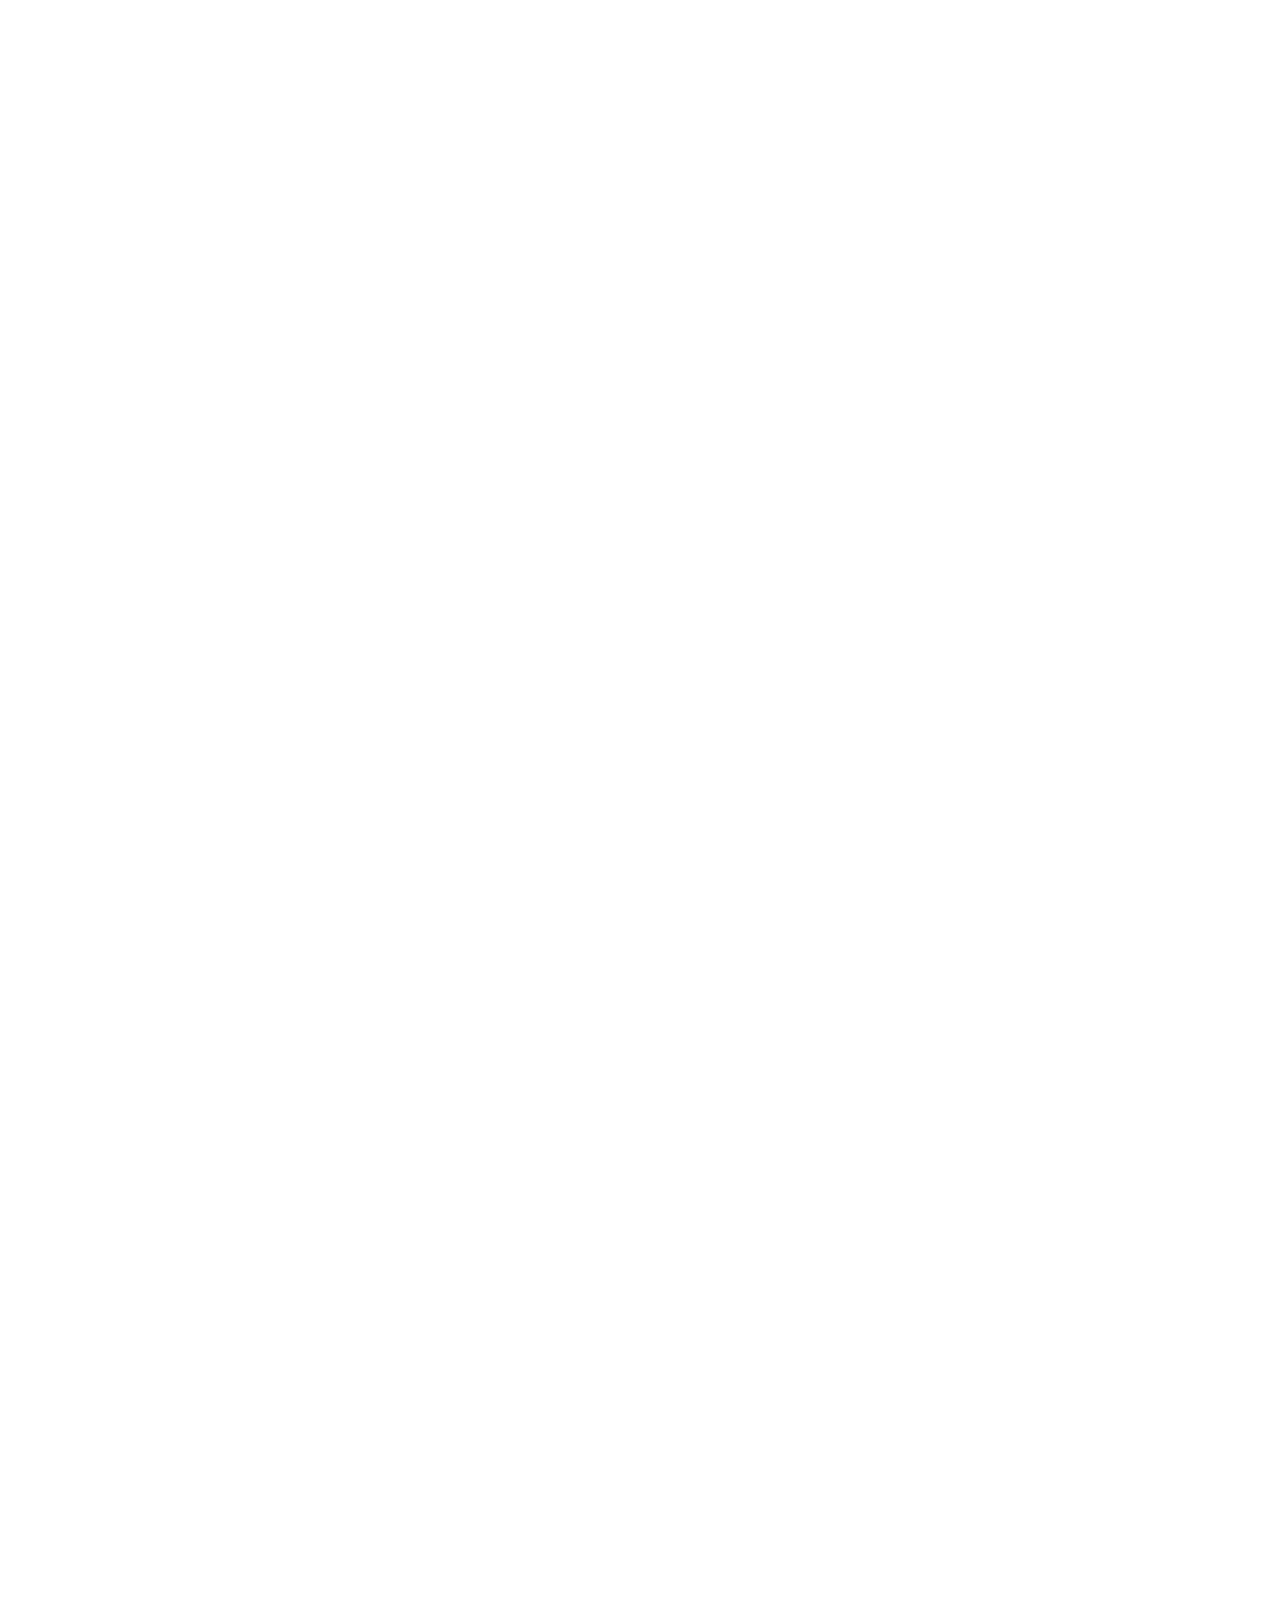
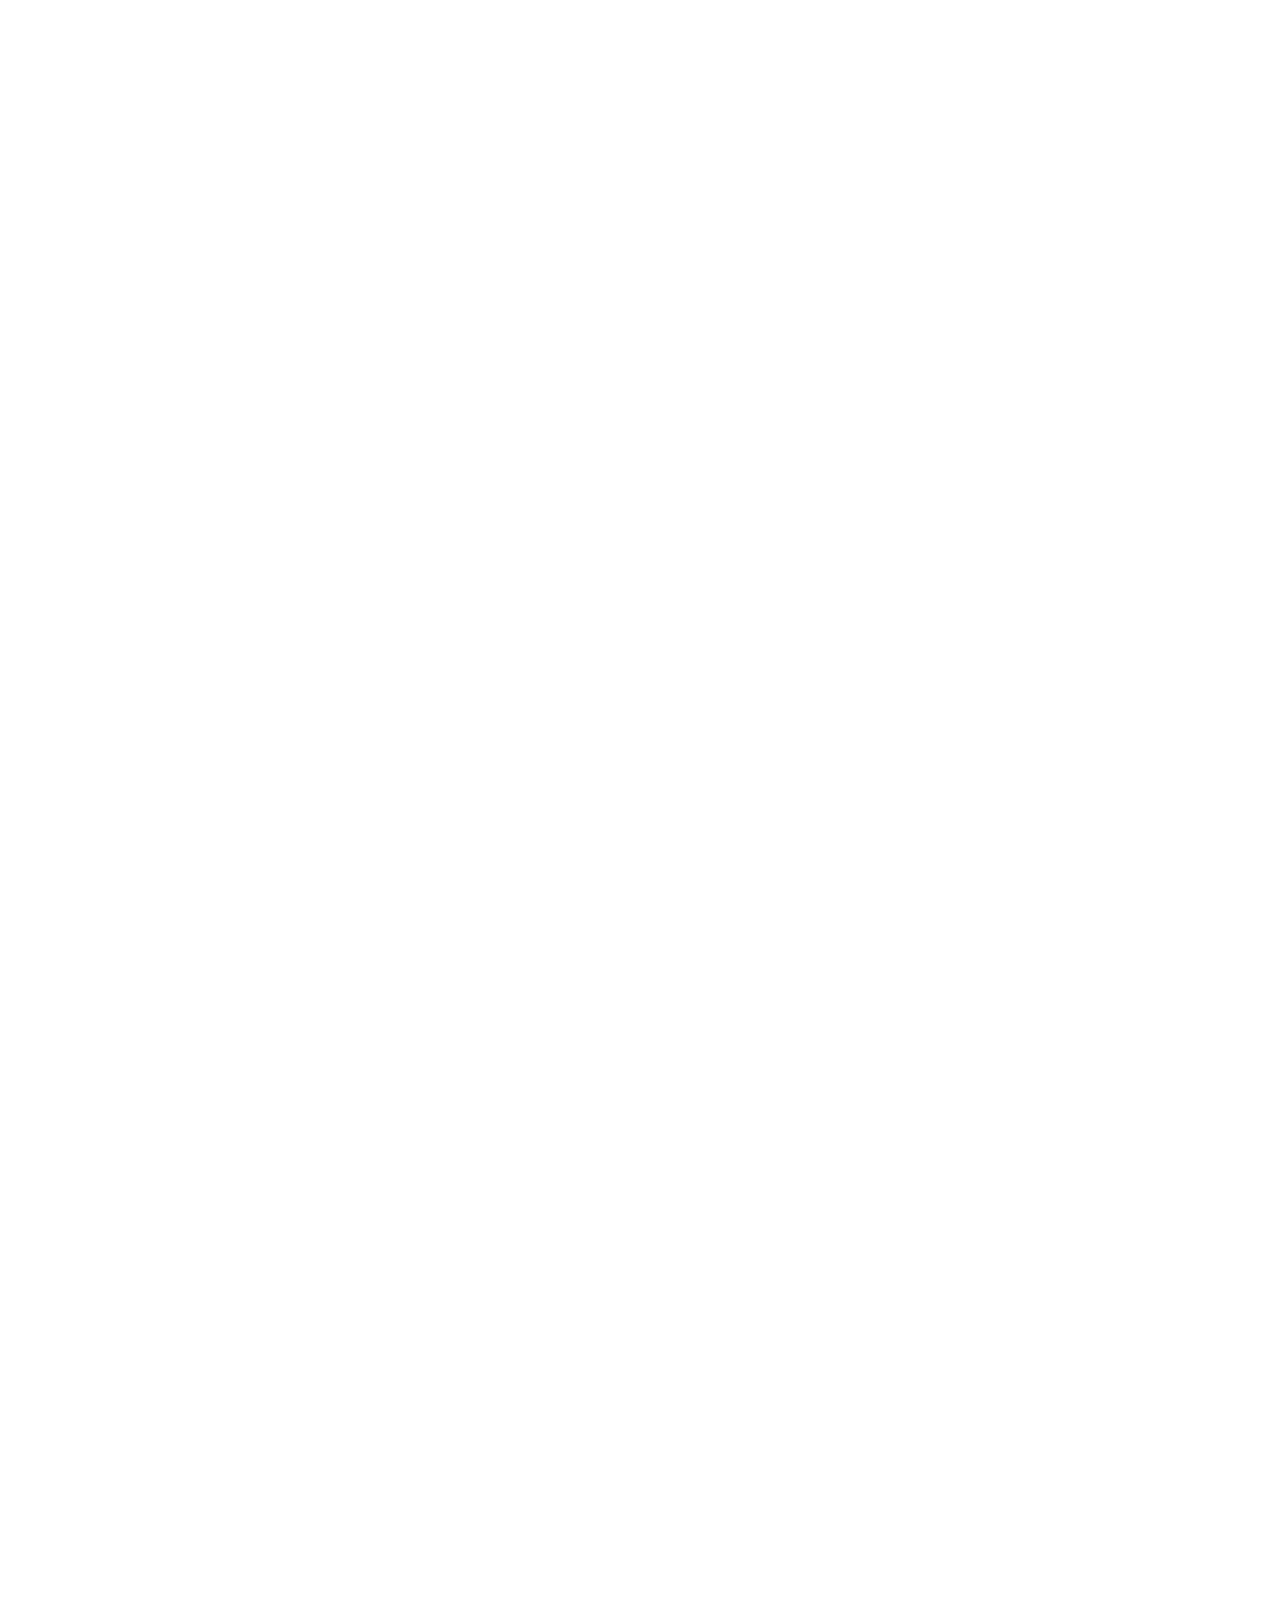
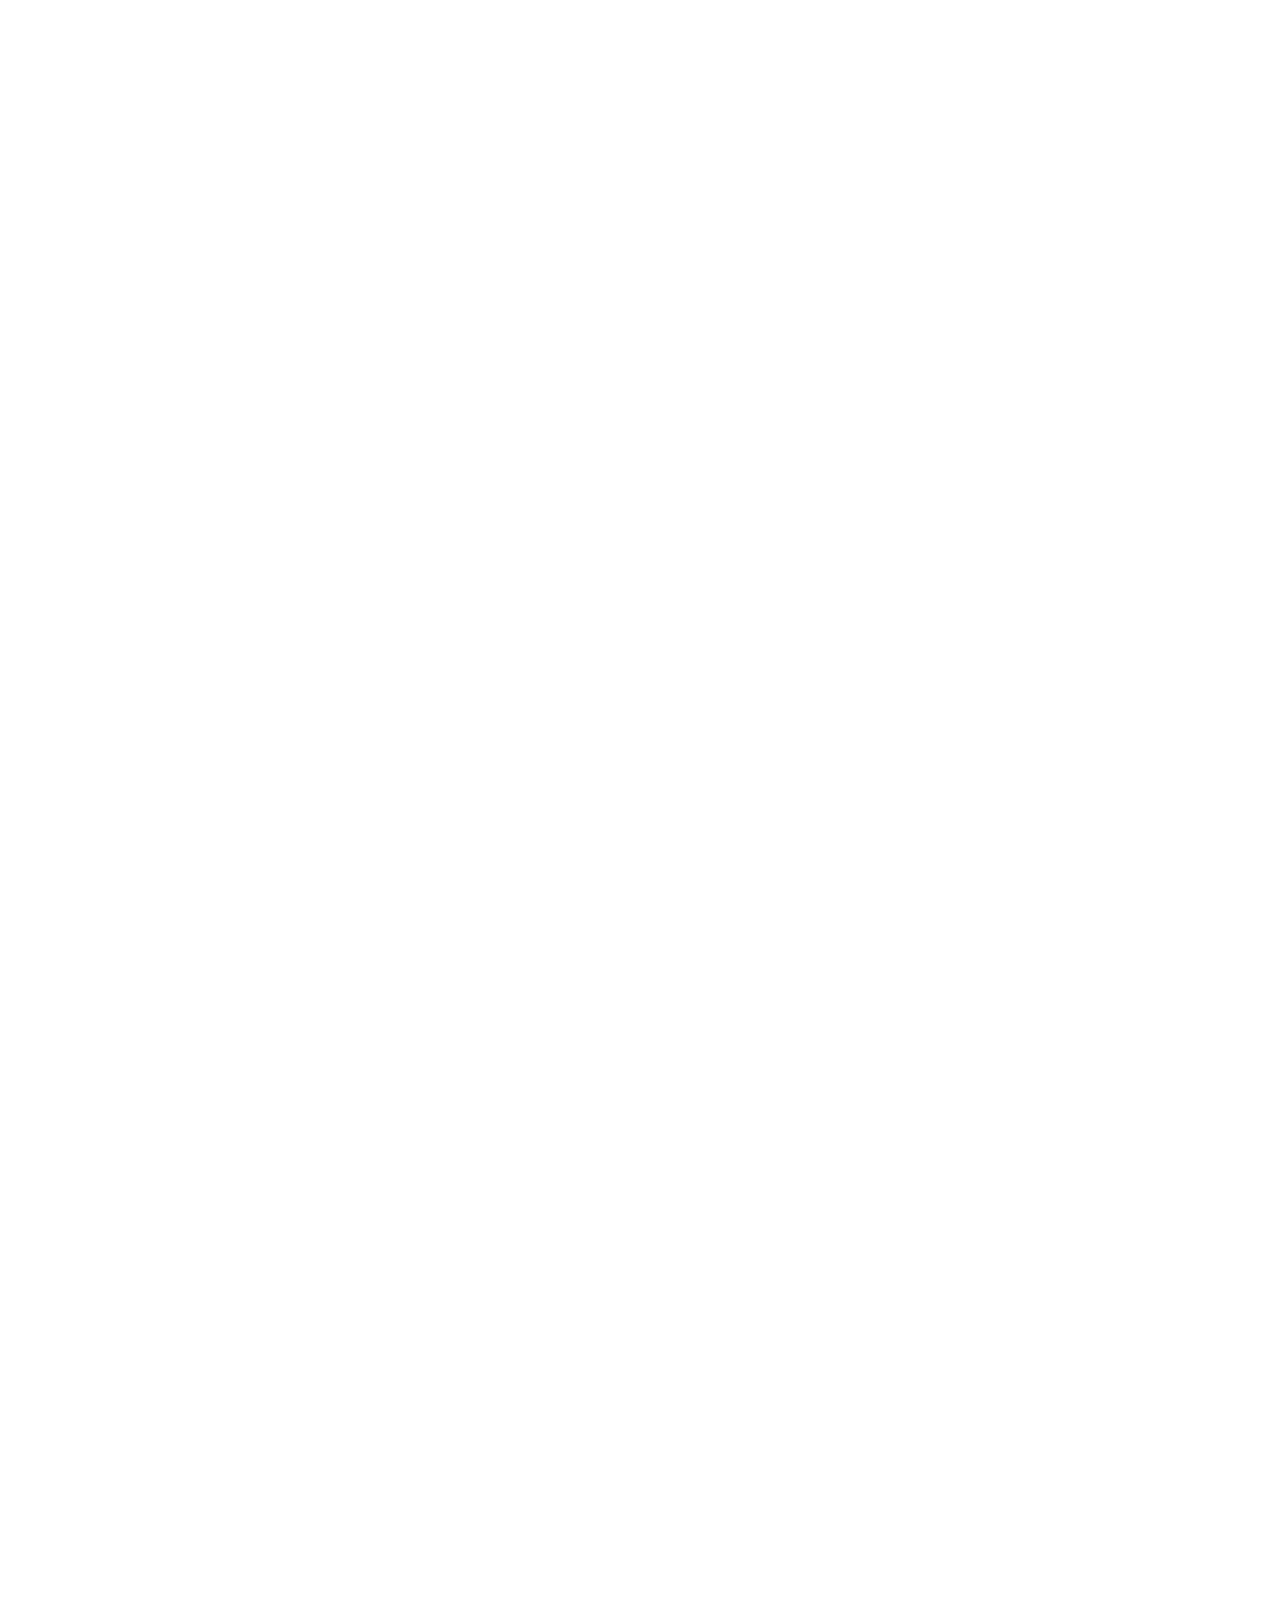
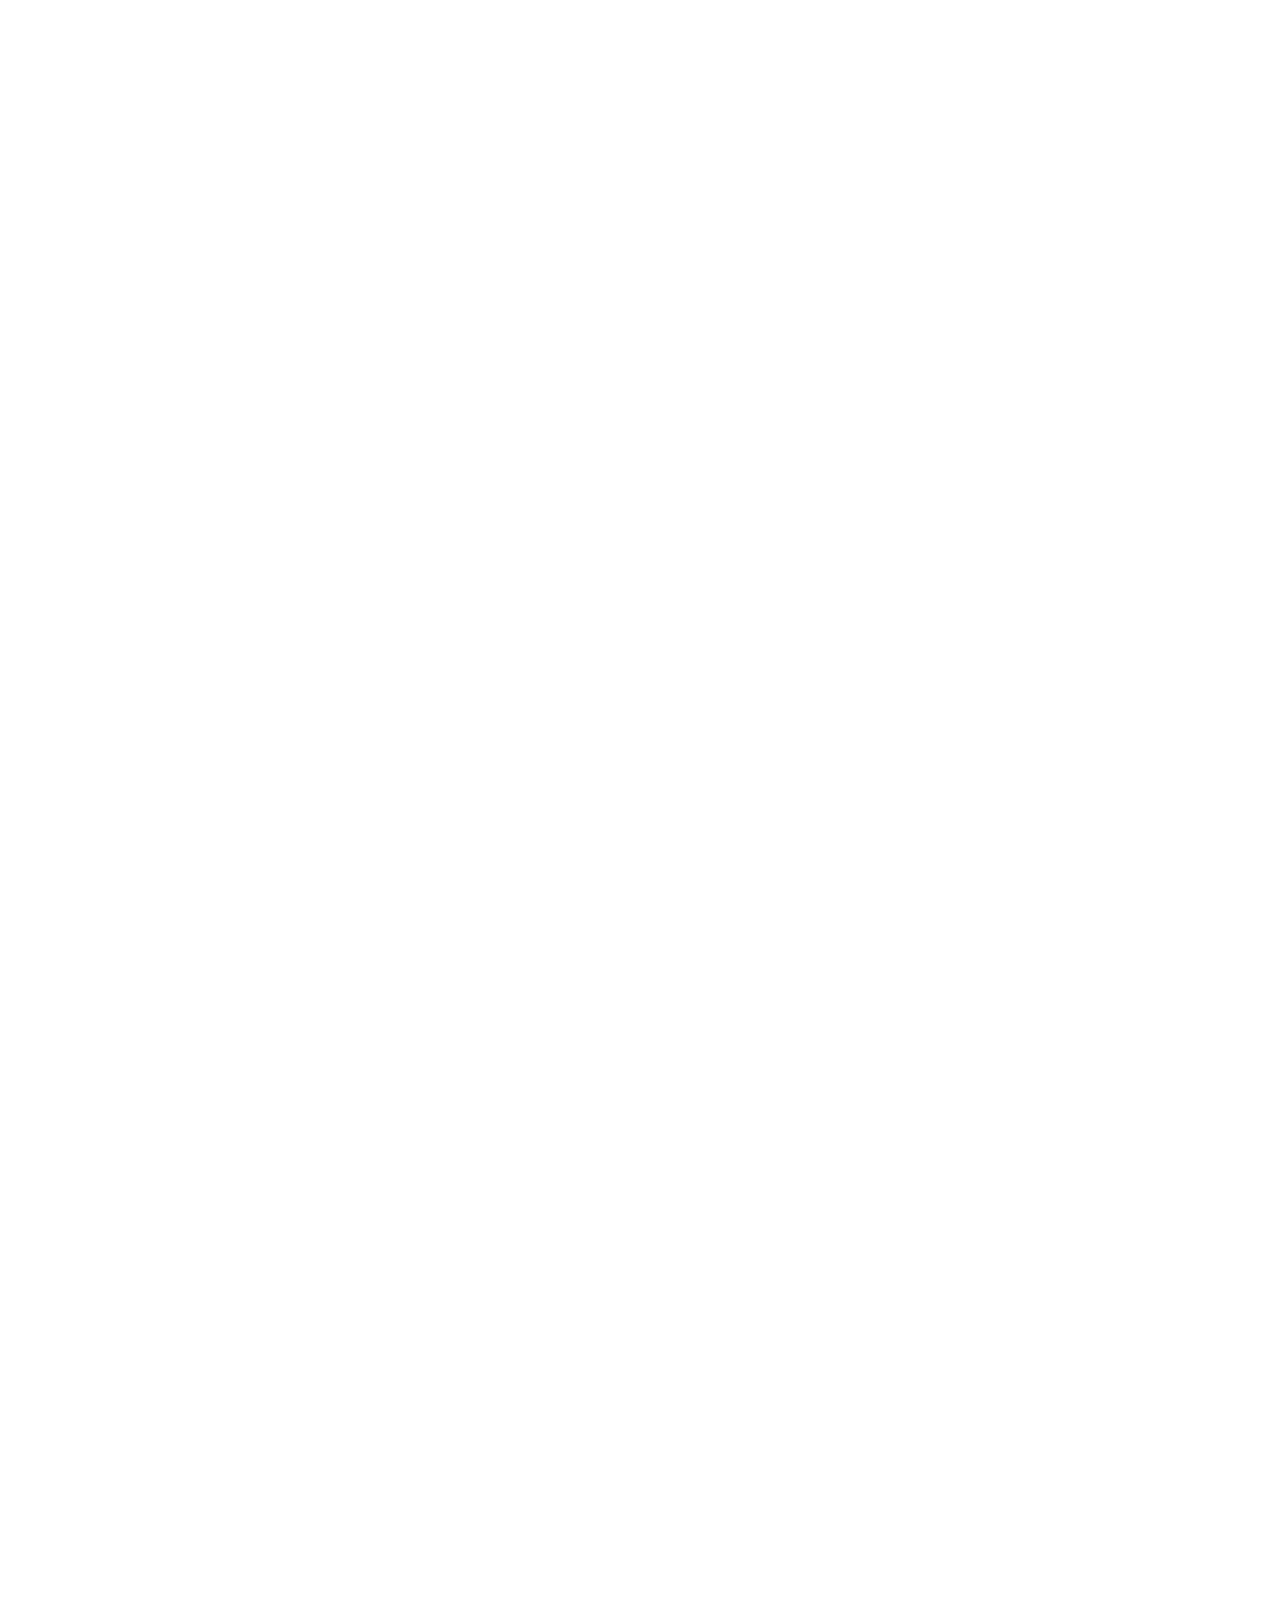
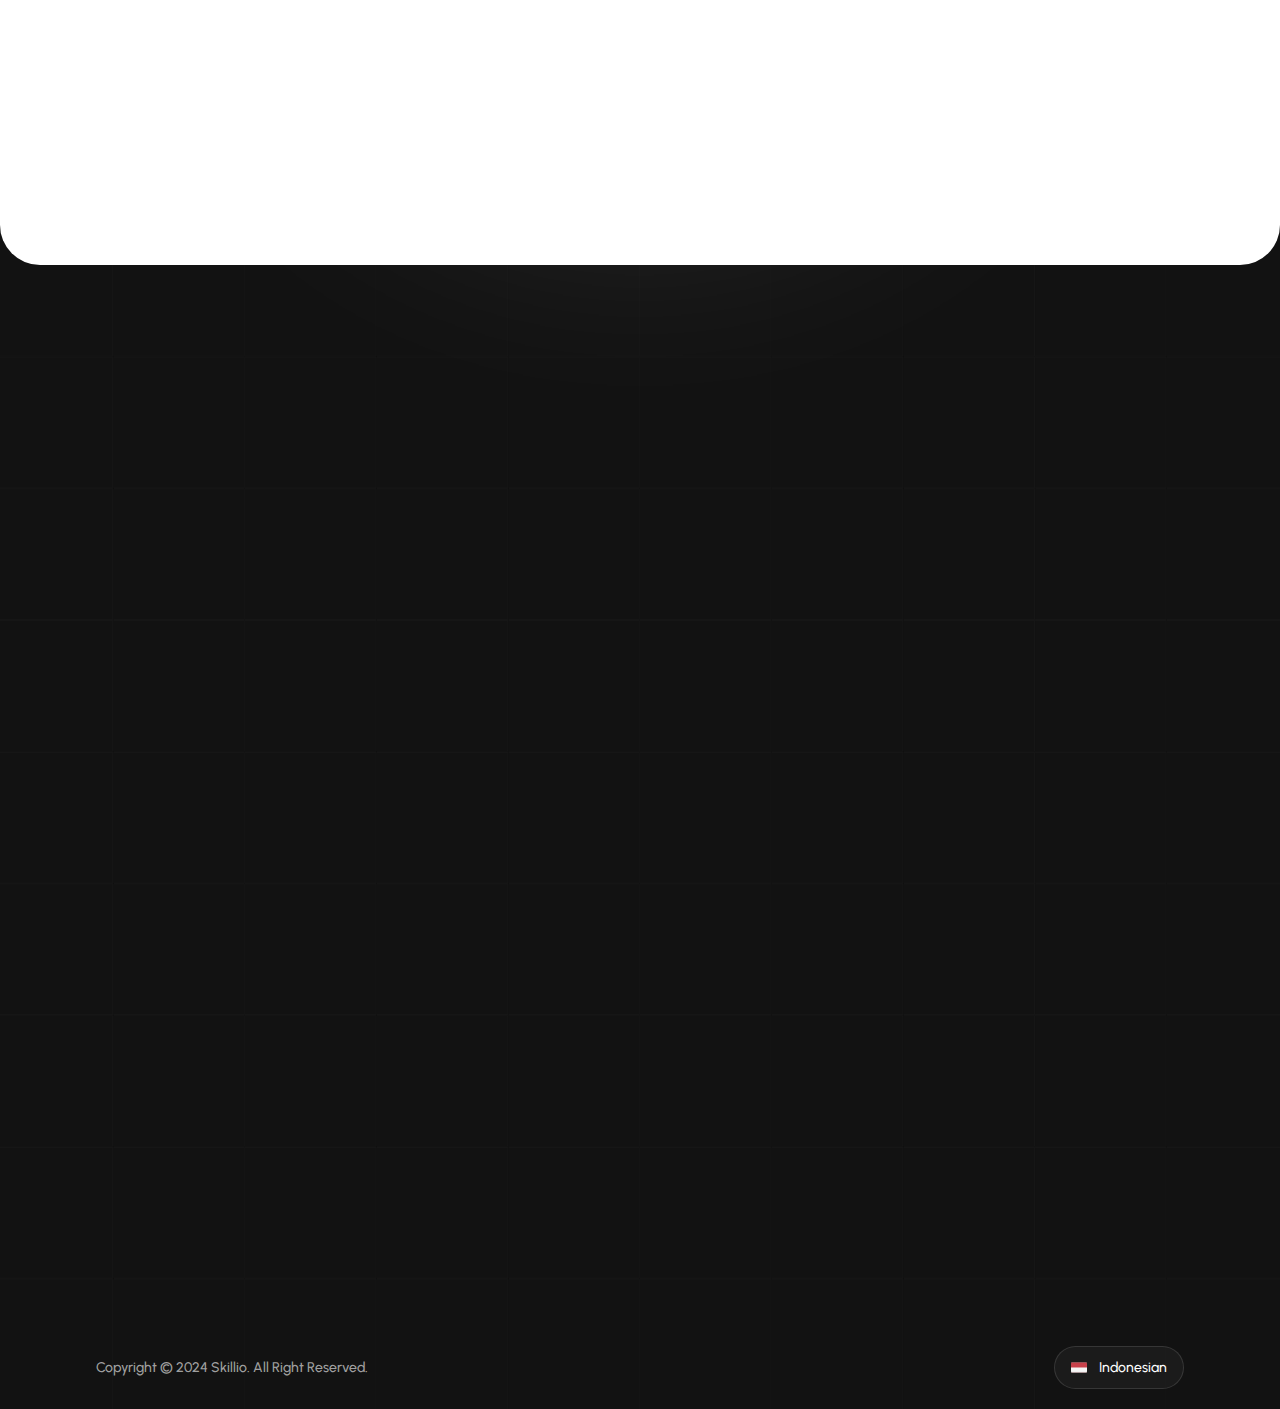
<file: MUHAMMAD IVAN VERDYANSYAH_Website/category.html>
<!doctype html>
<html lang="en">
<head>
    <meta charset="UTF-8">
    <meta name="viewport"
          content="width=device-width, user-scalable=no, initial-scale=1.0, maximum-scale=1.0, minimum-scale=1.0">
    <meta http-equiv="X-UA-Compatible" content="ie=edge">
    <title>Category Page | Skillio</title>

    <!-- STYLE CSS -->
    <link rel="stylesheet" href="css/main.css">
    <link rel="stylesheet" href="css/custom-keyframe.css">
    <link rel="stylesheet" href="css/component.css">
    <link rel="stylesheet" href="css/component/navbar.css">
    <link rel="stylesheet" href="css/custom-framework.css">
    <link rel="stylesheet" href="css/page/main.css">
    <link rel="stylesheet" href="css/component/footer.css">
    <link rel="stylesheet" href="css/component/progress-bar.css">
    <link rel="stylesheet" href="css/responsive.css">
    <!-- END STYLE CSS -->

    <!-- FAVICON MATIC -->
    <link rel="apple-touch-icon-precomposed" sizes="57x57" href="assets/favicon/apple-touch-icon-57x57.png" />
    <link rel="apple-touch-icon-precomposed" sizes="114x114" href="assets/favicon/apple-touch-icon-114x114.png" />
    <link rel="apple-touch-icon-precomposed" sizes="72x72" href="assets/favicon/apple-touch-icon-72x72.png" />
    <link rel="apple-touch-icon-precomposed" sizes="144x144" href="assets/favicon/apple-touch-icon-144x144.png" />
    <link rel="apple-touch-icon-precomposed" sizes="60x60" href="assets/favicon/apple-touch-icon-60x60.png" />
    <link rel="apple-touch-icon-precomposed" sizes="120x120" href="assets/favicon/apple-touch-icon-120x120.png" />
    <link rel="apple-touch-icon-precomposed" sizes="76x76" href="assets/favicon/apple-touch-icon-76x76.png" />
    <link rel="apple-touch-icon-precomposed" sizes="152x152" href="assets/favicon/apple-touch-icon-152x152.png" />
    <link rel="icon" type="image/png" href="assets/favicon/favicon-196x196.png" sizes="196x196" />
    <link rel="icon" type="image/png" href="assets/favicon/favicon-96x96.png" sizes="96x96" />
    <link rel="icon" type="image/png" href="assets/favicon/favicon-32x32.png" sizes="32x32" />
    <link rel="icon" type="image/png" href="assets/favicon/favicon-16x16.png" sizes="16x16" />
    <link rel="icon" type="image/png" href="assets/favicon/favicon-128.png" sizes="128x128" />
    <meta name="application-name" content="&nbsp;"/>
    <meta name="msapplication-TileColor" content="#FFFFFF" />
    <meta name="msapplication-TileImage" content="mstile-144x144.png" />
    <meta name="msapplication-square70x70logo" content="mstile-70x70.png" />
    <meta name="msapplication-square150x150logo" content="mstile-150x150.png" />
    <meta name="msapplication-wide310x150logo" content="mstile-310x150.png" />
    <meta name="msapplication-square310x310logo" content="mstile-310x310.png" />
    <!-- END FAVICON MATIC -->
</head>
<body>
    <!-- MAIN PAGE -->
    <div class="loader-page">
        <div class="spinner"></div>
    </div>
    <main class="main-page hidden category">
        <div class="progress-wrap">
            <svg class="progress-circle svg-content" width="100%" height="100%" viewBox="-1 -1 102 102">
                <path d="M50,1 a49,49 0 0,1 0,98 a49,49 0 0,1 0,-98" />
            </svg>
        </div>
        <nav class="navbar d-flex flex-column">
            <div class="navbar-link d-flex justify-content-center" style="width: 100%;">
                <div class="container d-flex justify-content-between align-items-center">
                    <div class="wrapper d-flex align-items-center">
                        <a href="index.html" onclick="animationRedirect('index.html')" class="link-brand">
                            <img src="assets/brands/brand-text-secondary.svg" alt="Brand Text" width="86" class="brand-text">
                            <span class="brand-image"></span>
                        </a>
                        <div class="link-item d-flex align-items-center">
                            <button class="button-category">Categories</button>
                            <a href="index.html" onclick="animationRedirect('index.html')">Home</a>
                            <a href="about.html" onclick="animationRedirect('about.html')">About</a>
                            <a href="course.html" onclick="animationRedirect('course.html')" class="active">Course</a>
                            <div class="popup d-flex">
                                <div class="category-list hidden d-flex flex-column">
                                </div>
                                <div class="sub-category-list hidden d-flex flex-column">
                                </div>
                            </div>
                        </div>
                    </div>
                    <div class="link-profile d-flex align-items-center">
                        <a href="wishlist.html" onclick="animationRedirect('wishlist.html')" class="profile-wrapper d-flex align-items-center justify-content-center">
                            <img src="assets/icons/like-outline-light.svg" alt="Like Icon" width="18" class="like-icon">
                        </a>
                        <a href="cart.html" onclick="animationRedirect('cart.html')" class="profile-wrapper d-flex align-items-center justify-content-center">
                            <img src="assets/icons/cart-outline-light.svg" alt="Cart Icon" width="20" class="cart-icon">
                        </a>
                        <a href="profile.html" onclick="animationRedirect('profile.html')" class="profile-wrapper d-flex align-items-center justify-content-center">
                            <span class="profile-name">Aditya Prayatna</span>
                            <img src="assets/profile/profile-image.svg" alt="Profile Image" class="profile-image">
                        </a>
                        <button class="profile-wrapper d-flex align-items-center justify-content-center hamburger">
                            <img src="assets/icons/hamburger-light.svg" alt="Hamburger Icon" width="19" class="hamburger-icon">
                        </button>
                    </div>
                </div>
            </div>
            <div class="navbar-category d-flex justify-content-center align-items-center">
                <div class="container d-flex justify-content-center align-items-center"></div>
            </div>
        </nav>
        <div class="navbar-mobile hidden d-flex flex-column align-items-center justify-content-center">
            <a href="index.html" onclick="animationRedirect('index.html')">Home</a>
            <a href="about.html" onclick="animationRedirect('about.html')">About</a>
            <a href="course.html" onclick="animationRedirect('course.html')">Course</a>
            <a href="profile.html" onclick="animationRedirect('profile.html')">Profile</a>
        </div>
        <section class="hero hero-small d-flex align-items-center" id="hero">
            <div class="container d-flex align-items-end justify-content-center">
                <img src="assets/components/component-doughnut.svg" alt="Component Doughnut" width="150" class="component-doughnut">
                <div class="hero-content d-flex align-items-center">
                    <div class="wrapper d-flex flex-column align-items-center">
                        <h1 class="headline">UI/UX Design</h1>
                        <p class="description">UI/UX Design combines the art of creating visually stunning interfaces with the science of delivering exceptional user experiences.</p>
                    </div>
                </div>
            </div>
        </section>
        <div class="main-wrapper">
            <section class="sub-category section-gap" id="subCategory">
                <div class="container d-flex flex-column">
                    <div class="section-header d-flex justify-content-between align-items-end">
                        <div class="header-left">
                            <h6 class="subtitle">Sub Categories</h6>
                            <h3 class="title">Explore Specialized Paths in UI/UX Design</h3>
                        </div>
                        <div class="header-right">
                            <p class="description">At Skillio, we offer a variety of subcategories to help you focus on specific aspects of UI/UX design.</p>
                        </div>
                    </div>
                    <div class="section-content content-gap">
                        <div class="content-sub-category d-flex flex-column justify-content-between">
                            <div class="sub-category-data">
                                <h6>User Interface Design</h6>
                                <p class="clamp-3">Master the principles of creating visually stunning and user-friendly interfaces that enhance user engagement.</p>
                            </div>
                            <div class="sub-category-detail d-flex align-items-center justify-content-between">
                                <p>3 courses</p>
                                <a href="sub-category.html" onclick="animationRedirect('sub-category.html')">View all</a>
                            </div>
                        </div>
                        <div class="content-sub-category d-flex flex-column justify-content-between">
                            <div class="sub-category-data">
                                <h6>User Experience Research</h6>
                                <p class="clamp-3">Gain the skills to understand user needs and behaviors through research methods that inform better product.</p>
                            </div>
                            <div class="sub-category-detail d-flex align-items-center justify-content-between">
                                <p>2 courses</p>
                                <a href="sub-category.html" onclick="animationRedirect('sub-category.html')">View all</a>
                            </div>
                        </div>
                        <div class="content-sub-category d-flex flex-column justify-content-between">
                            <div class="sub-category-data">
                                <h6>Wireframing & Prototyping</h6>
                                <p class="clamp-3">Learn to create low-fidelity wireframes and interactive prototypes to visualize and test design ideas quickly.</p>
                            </div>
                            <div class="sub-category-detail d-flex align-items-center justify-content-between">
                                <p>3 courses</p>
                                <a href="sub-category.html" onclick="animationRedirect('sub-category.html')">View all</a>
                            </div>
                        </div>
                        <div class="content-sub-category d-flex flex-column justify-content-between">
                            <div class="sub-category-data">
                                <h6>Interaction Design</h6>
                                <p class="clamp-3">Discover how to design intuitive interactions that make user experiences seamless, engaging, and enjoyable.</p>
                            </div>
                            <div class="sub-category-detail d-flex align-items-center justify-content-between">
                                <p>4 courses</p>
                                <a href="sub-category.html" onclick="animationRedirect('sub-category.html')">View all</a>
                            </div>
                        </div>
                        <div class="content-sub-category d-flex flex-column justify-content-between">
                            <div class="sub-category-data">
                                <h6>Usability Testing</h6>
                                <p class="clamp-3">Develop expertise in testing product usability to ensure your designs meet user expectations.</p>
                            </div>
                            <div class="sub-category-detail d-flex align-items-center justify-content-between">
                                <p>5 courses</p>
                                <a href="sub-category.html" onclick="animationRedirect('sub-category.html')">View all</a>
                            </div>
                        </div>
                    </div>
                </div>
            </section>
            <section class="course course-all section-gap" id="allCourse">
                <div class="container d-flex flex-column align-items-center">
                    <div class="section-header d-flex justify-content-between align-items-end">
                        <div class="header-left">
                            <h6 class="subtitle">All Course</h6>
                            <h3 class="title">Explore All Courses in UI/UX Design</h3>
                        </div>
                        <div class="header-right">
                            <p class="description">Unlock a wide range of courses designed to help you master every aspect of UI/UX design.</p>
                        </div>
                    </div>
                    <div class="section-content all-course content-gap">
                        <div class="course-filter">
                            <form class="filter-category" style="gap: 0;">
                                <h6>Searching by title</h6>
                                <div class="form-input">
                                    <input type="text" class="input" autocomplete="off" placeholder=" ">
                                </div>
                            </form>
                            <div class="filter-category">
                                <h6>Sort by</h6>
                                <div class="link d-flex flex-column">
                                    <div class="form-input d-flex align-items-center">
                                        <input type="checkbox" id="mostPopular" class="filter-checkbox" data-filter="sort" value="mostPopular">
                                        <label for="mostPopular">Most Popular</label>
                                    </div>
                                    <div class="form-input d-flex align-items-center">
                                        <input type="checkbox" id="newest" class="filter-checkbox" data-filter="sort" value="newest">
                                        <label for="newest">Newest</label>
                                    </div>
                                </div>
                            </div>
                            <div class="filter-category">
                                <h6>Level</h6>
                                <div class="link d-flex flex-column">
                                    <div class="form-input d-flex align-items-center">
                                        <input type="checkbox" id="beginner" class="filter-checkbox" data-filter="level" value="Beginner">
                                        <label for="beginner">Beginner</label>
                                    </div>
                                    <div class="form-input d-flex align-items-center">
                                        <input type="checkbox" id="intermediate" class="filter-checkbox" data-filter="level" value="Intermediate">
                                        <label for="intermediate">Intermediate</label>
                                    </div>
                                    <div class="form-input d-flex align-items-center">
                                        <input type="checkbox" id="expert" class="filter-checkbox" data-filter="level" value="Expert">
                                        <label for="expert">Expert</label>
                                    </div>
                                </div>
                            </div>
                            <div class="filter-category">
                                <h6>Video Duration</h6>
                                <div class="link d-flex flex-column">
                                    <div class="form-input d-flex align-items-center">
                                        <input type="checkbox" id="0-1" class="filter-checkbox" data-filter="duration" value="0-1">
                                        <label for="0-1">0 - 1 Hour</label>
                                    </div>
                                    <div class="form-input d-flex align-items-center">
                                        <input type="checkbox" id="1-3" class="filter-checkbox" data-filter="duration" value="1-3">
                                        <label for="1-3">1 - 3 Hours</label>
                                    </div>
                                    <div class="form-input d-flex align-items-center">
                                        <input type="checkbox" id="3-6" class="filter-checkbox" data-filter="duration" value="3-6">
                                        <label for="3-6">3 - 6 Hours</label>
                                    </div>
                                    <div class="form-input d-flex align-items-center">
                                        <input type="checkbox" id="6-17" class="filter-checkbox" data-filter="duration" value="6-17">
                                        <label for="6-17">6 - 17 Hours</label>
                                    </div>
                                    <div class="form-input d-flex align-items-center">
                                        <input type="checkbox" id="17+" class="filter-checkbox" data-filter="duration" value="17+">
                                        <label for="17+">17+ Hours</label>
                                    </div>
                                </div>
                            </div>
                        </div>
                        <div class="course-content"></div>
                    </div>
                </div>
            </section>
        </div>
        <div class="main-footer">
            <section class="cta" id="cta">
                <div class="container d-flex justify-content-center" style="position: relative;">
                    <div class="content d-flex flex-column align-items-center">
                        <h2 class="title">Unlock Your Potential and Start Building the Career of Your Dreams</h2>
                        <p class="description">Your future starts here. Whether you’re looking to sharpen your skills or explore new opportunities, Skillio is the platform that will guide you toward success. Join our growing community of learners and professionals who are shaping the future of work through knowledge and innovation.</p>
                        <div class="button-group d-flex align-items-center">
                            <a href="index.html" onclick="animationRedirect('index.html')" class="button-primary reverse" style="width: fit-content !important;">
                                <span>Get Started Now</span>
                            </a>
                            <a href="course.html" onclick="animationRedirect('course.html')" class="button-secondary">
                                <span>Browse Courses</span>
                            </a>
                        </div>
                    </div>
                </div>
                <img src="assets/components/component-rounded-light.svg" alt="Background Light Blur" width="1200" class="background-light-blur">
            </section>
            <div class="container">
                <footer class="footer" id="footer">
                    <div class="footer-header d-flex justify-content-between align-items-center">
                        <a href="index.html" onclick="animationRedirect('index.html')">
                            <img src="assets/brands/brand-text-secondary.svg" alt="Brand Text" width="82">
                        </a>
                        <div class="sosmed-group d-flex align-items-center">
                            <a href="https://www.facebook.com/" target="_blank" class="sosmed-item d-flex align-items-center justify-content-center">
                                <span class="facebook-icon"></span>
                            </a>
                            <a href="https://www.whatsapp.com/" target="_blank" class="sosmed-item d-flex align-items-center justify-content-center">
                                <span class="whatsapp-icon"></span>
                            </a>
                            <a href="https://www.twitter.com/" target="_blank" class="sosmed-item d-flex align-items-center justify-content-center">
                                <span class="twitter-icon"></span>
                            </a>
                        </div>
                    </div>
                    <div class="footer-list">
                        <div class="list-link d-flex flex-column">
                            <h6>Quick Link</h6>
                            <a href="index.html" onclick="animationRedirect('index.html')">Home</a>
                            <a href="category.html" onclick="animationRedirect('category.html')">Categories</a>
                            <a href="about.html" onclick="animationRedirect('about.html')">About Us</a>
                            <a href="course.html" onclick="animationRedirect('course.html')">Course</a>
                        </div>
                        <div class="list-link d-flex flex-column">
                            <h6>Why Choose Us</h6>
                            <a href="index.html#whyChooseUs" onclick="animationRedirect('index.html#whyChooseUs')">Tailored Learning Paths</a>
                            <a href="index.html#whyChooseUs" onclick="animationRedirect('index.html#whyChooseUs')">Top-Tier Instructors</a>
                            <a href="index.html#whyChooseUs" onclick="animationRedirect('index.html#whyChooseUs')">Interactive Community</a>
                            <a href="index.html#whyChooseUs" onclick="animationRedirect('index.html#whyChooseUs')">Comprehensive Support</a>
                            <a href="index.html#whyChooseUs" onclick="animationRedirect('index.html#whyChooseUs')">Real-World Skills</a>
                        </div>
                        <div class="list-link d-flex flex-column">
                            <h6>Benefit With Us</h6>
                            <a href="index.html#benefit" onclick="animationRedirect('index.html#benefit')">Flexible Learning</a>
                            <a href="index.html#benefit" onclick="animationRedirect('index.html#benefit')">Expert Mentors</a>
                            <a href="index.html#benefit" onclick="animationRedirect('index.html#benefit')">Real-World Projects</a>
                            <a href="index.html#benefit" onclick="animationRedirect('index.html#benefit')">Career Growth Opportunities</a>
                        </div>
                        <div class="list-link d-flex flex-column">
                            <h6>Help & Guide</h6>
                            <button type="button">Terms & Conditions</button>
                            <button type="button">Privacy Policy</button>
                            <button type="button">Contact Us</button>
                        </div>
                    </div>
                </footer>
                <div class="copyright d-flex align-items-center justify-content-between">
                    <p>Copyright © 2024 Skillio. All Right Reserved.</p>
                    <button type="button" class="badge-language d-flex align-items-center">
                        <img src="assets/icons/indonesia-flag.svg" alt="Indonesian Flag" width="16">
                        <span>Indonesian</span>
                    </button>
                </div>
            </div>
        </div>
    </main>
    <!-- END MAIN PAGE -->

    <!-- SCRIPT JS -->
    <script src="lib/jquery/jquery.min.js"></script>
    <script src="js/script.js"></script>
    <script src="js/animation/animation-navbar.js"></script>
    <script src="js/animation/animation-category.js"></script>
    <script src="js/progress-bar.js"></script>
    <script>
        function animationRedirect(moveTo) {
            $('.main-page').addClass('slide-bottom')
            setTimeout(() => {
                changeURL(moveTo)
            }, 250)
            event.preventDefault()
        }

        $(document).ready(function () {
            let allCourses = [];

            function renderCourses(courses) {
                const $courseContainer = $('section.course .section-content.all-course .course-content');
                $courseContainer.empty();

                if (courses.length === 0) {
                    $courseContainer.append('<p class="text-notfound">No courses found matching the selected filters.</p>');
                } else {
                    courses.forEach((course) => {
                        $courseContainer.append(cardCourse(
                            course.image,
                            course.payment,
                            course.level,
                            course.course_title,
                            course.description,
                            course.instructor.name,
                            course.duration,
                            course.discount,
                            course.price
                        ));
                    });
                }
            }

            function cardCourse(image, payment, level, course_title, description, instructor, duration, discount, price) {
                return `<a href="detail-course.html" onclick="animationRedirect('detail-course.html')" class="content-course d-flex flex-column" style="opacity: 1;">
                        <img src="assets/courses/${image}" alt="Course Image" style="width: 100%;">
                        <div class="course-information d-flex flex-column">
                            <div class="information-category">
                                <button type="button">${payment}</button>
                                <button type="button">${level}</button>
                            </div>
                            <h6 class="information-title clamp-2">${course_title}</h6>
                            <p class="information-description clamp-2">${description}</p>
                            <div class="information-instructor d-flex align-items-center">
                                <img src="assets/icons/user-dark.svg" alt="Instructor Icon" width="13">
                                <p>${instructor}</p>
                            </div>
                            <div class="information-duration d-flex align-items-center">
                                <img src="assets/icons/hour-dark.svg" alt="Hour Icon" width="14">
                                <p>${duration} hours</p>
                            </div>
                            <div class="information-price d-flex align-items-center">
                                <h4>${discount != 0 ? discount.toLocaleString('id-ID', { style: 'currency', currency: 'IDR' }) : 'Free Course'}</h4>
                                <h6>${price != 0 ? discount.toLocaleString('id-ID', { style: 'currency', currency: 'IDR' }) : ''}</h6>
                            </div>
                        </div>
                    </a>`;
            }

            fetch('./data/course.json')
                .then((response) => response.json())
                .then((courses) => {
                    allCourses = courses;
                    renderCourses(courses);
                })
                .catch((error) => console.error("Unable to fetch data:", error));

            $('.input').on('input', function() {
                filterCourses();
            });

            function filterCourses() {
                let filteredCourses = [...allCourses];

                const searchText = $('.input').val().toLowerCase();  // Dapatkan nilai input pencarian
                const selectedSort = $('input[data-filter="sort"]:checked').map(function() {
                    return this.value;
                }).get();

                const selectedLevel = $('input[data-filter="level"]:checked').map(function() {
                    return this.value;
                }).get();

                const selectedDuration = $('input[data-filter="duration"]:checked').map(function() {
                    return this.value;
                }).get();

                if (searchText.length > 0) {
                    filteredCourses = filteredCourses.filter(course =>
                        course.course_title.toLowerCase().includes(searchText)
                    );
                }

                if (selectedLevel.length > 0) {
                    filteredCourses = filteredCourses.filter(course => selectedLevel.includes(course.level));
                }

                if (selectedDuration.length > 0) {
                    filteredCourses = filteredCourses.filter(course => {
                        let courseDurationCategory = getDurationCategory(course.duration);
                        return selectedDuration.includes(courseDurationCategory);
                    });
                }

                if (selectedSort.length > 0) {
                    selectedSort.forEach(sortType => {
                        if (sortType === "mostPopular") {
                            filteredCourses.sort((a, b) => b.student - a.student);
                        } else if (sortType === "newest") {
                            filteredCourses.sort((a, b) => a.student - b.student);
                        }
                    });
                }

                renderCourses(filteredCourses);
            }

            function getDurationCategory(duration) {
                if (duration <= 1) return "0-1";
                if (duration <= 3) return "1-3";
                if (duration <= 6) return "3-6";
                if (duration <= 17) return "6-17";
                return "17+";
            }

            $('.filter-checkbox').on('change', function() {
                filterCourses();
            });
        });
    </script>
    <!-- SCRIPT JS -->
</body>
</html>
</file>
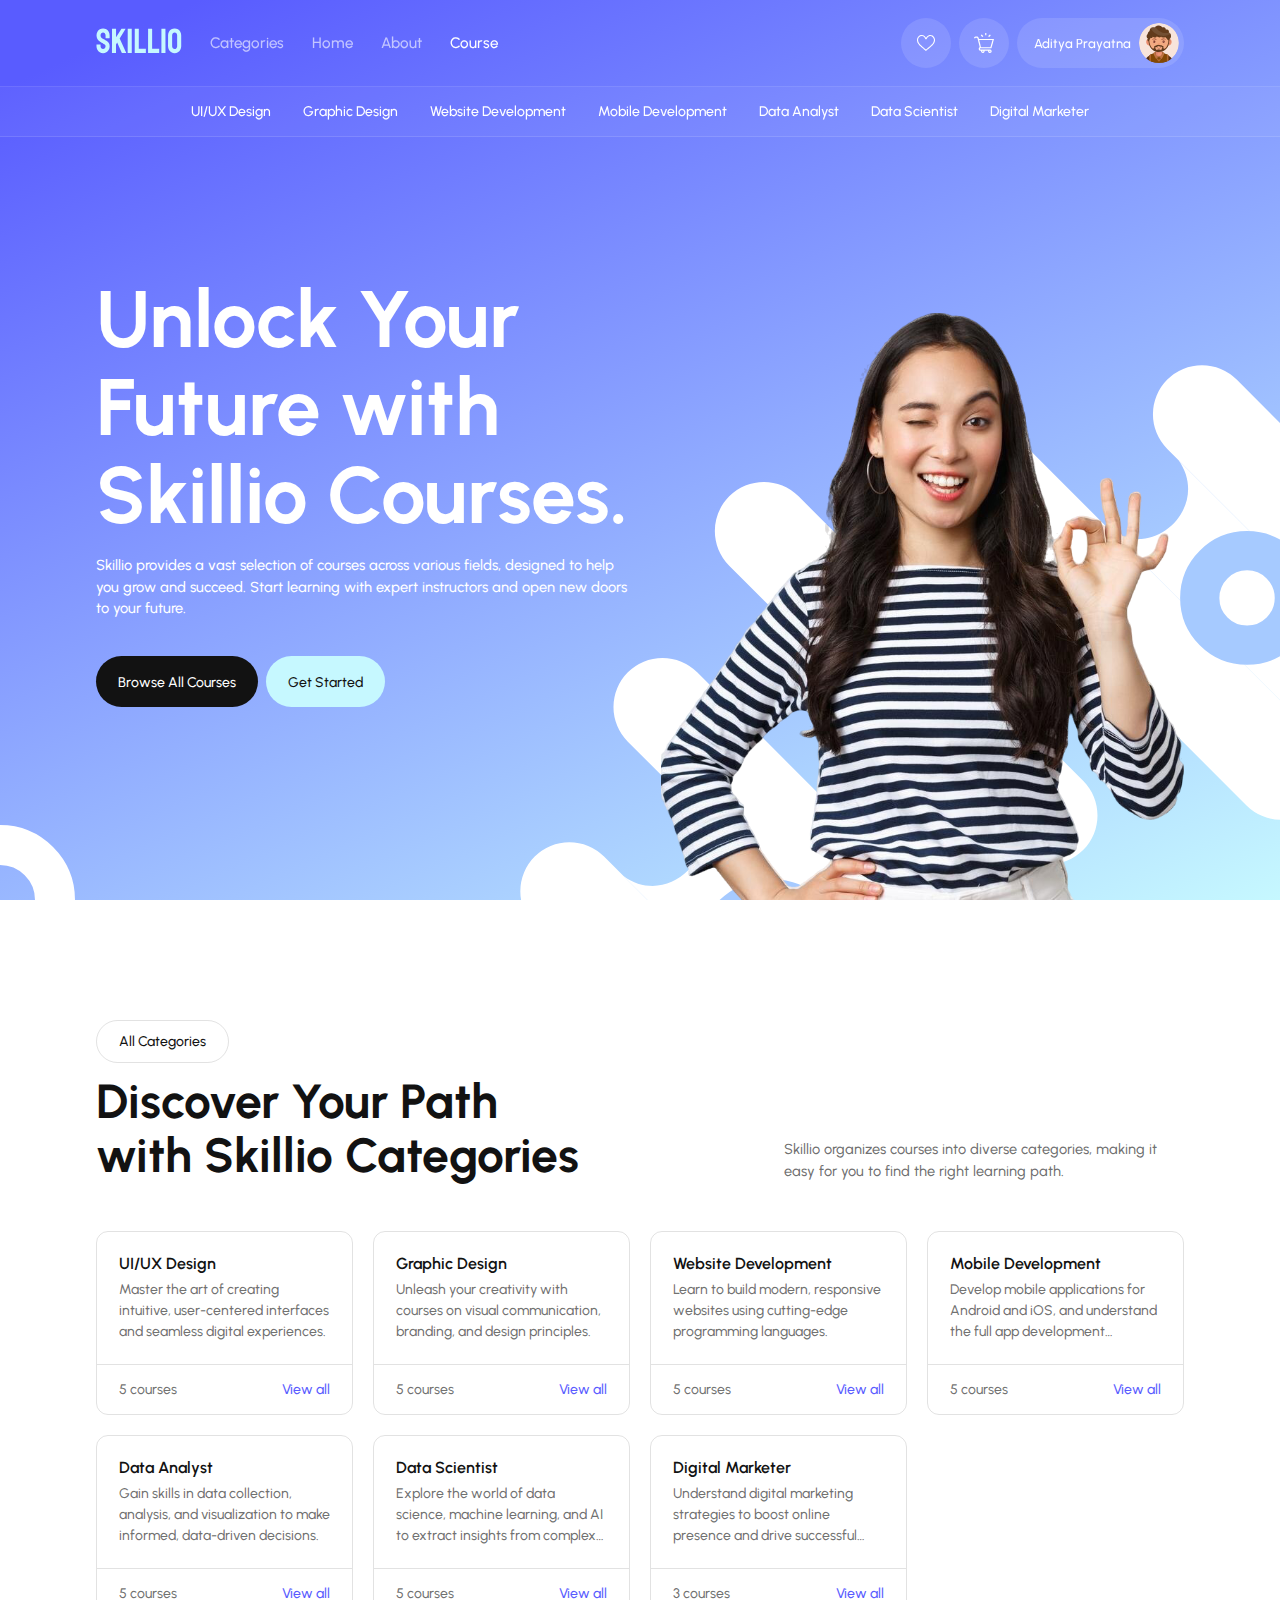
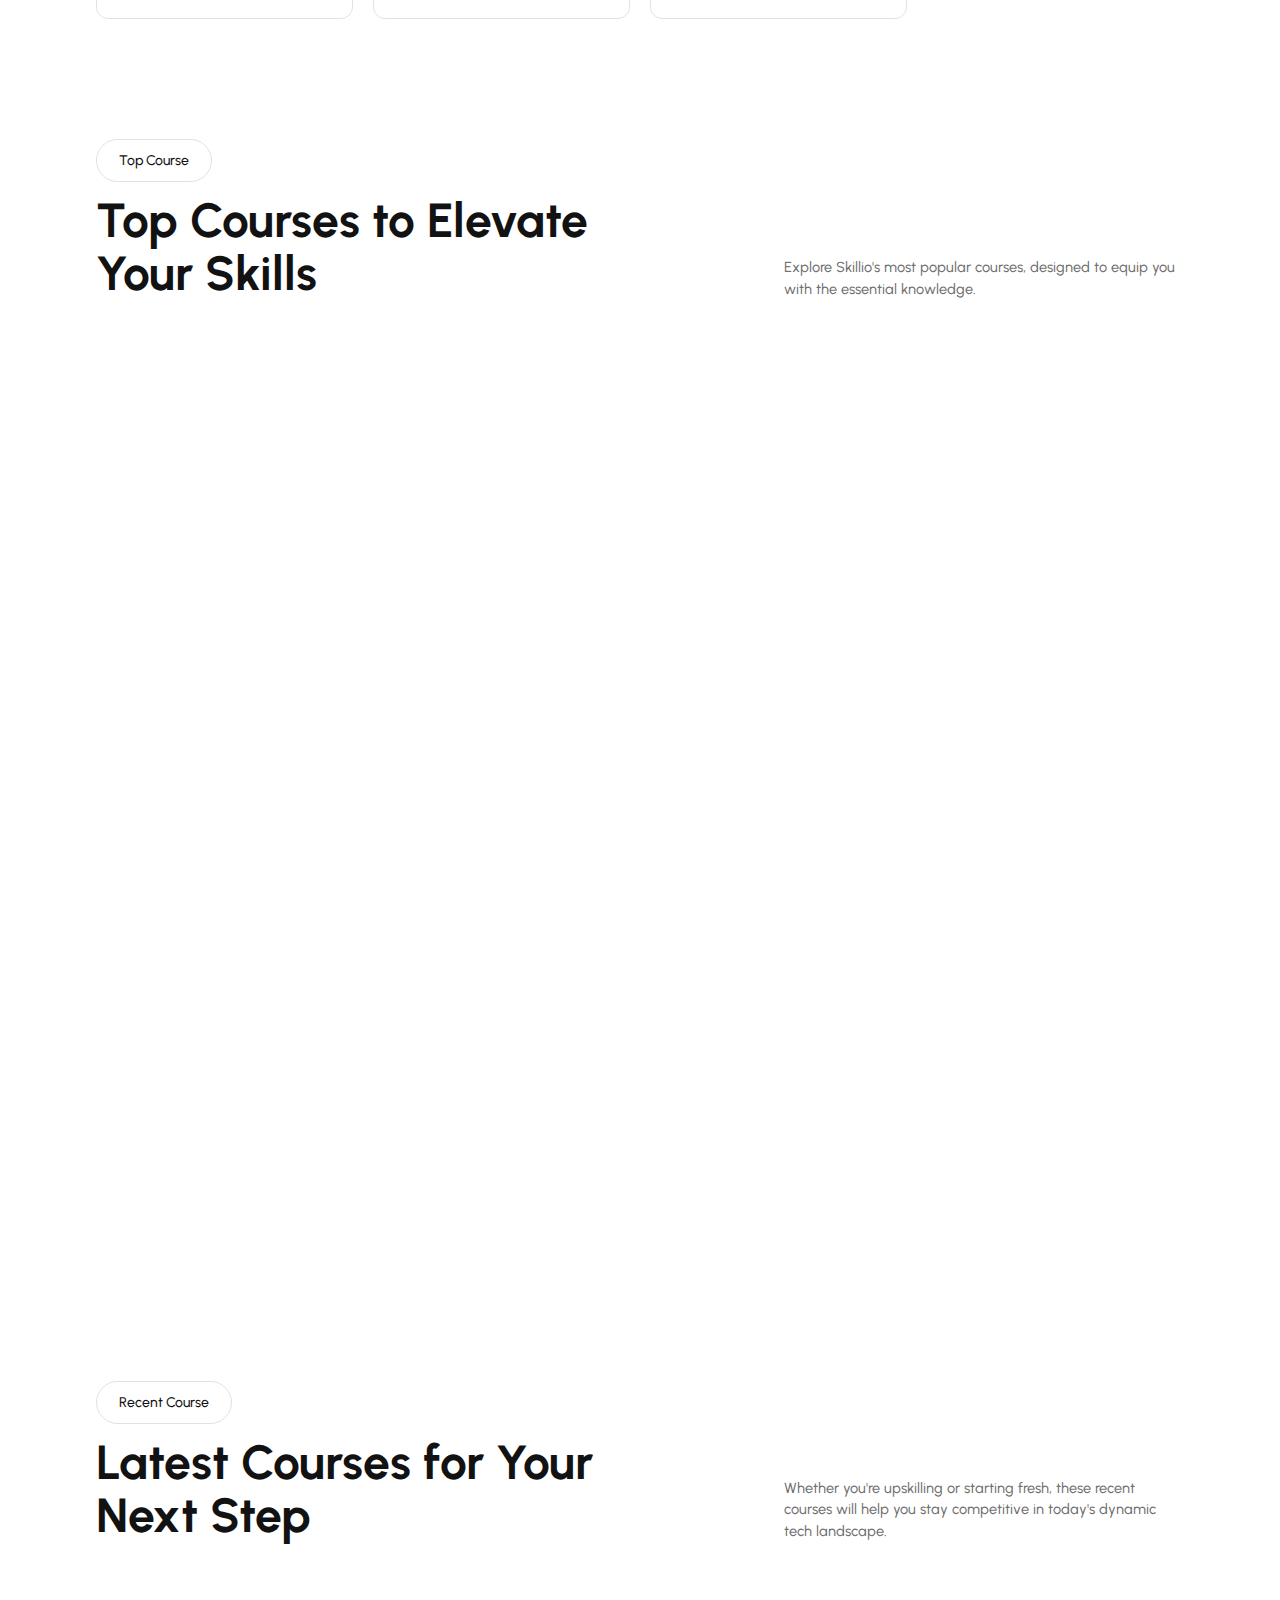
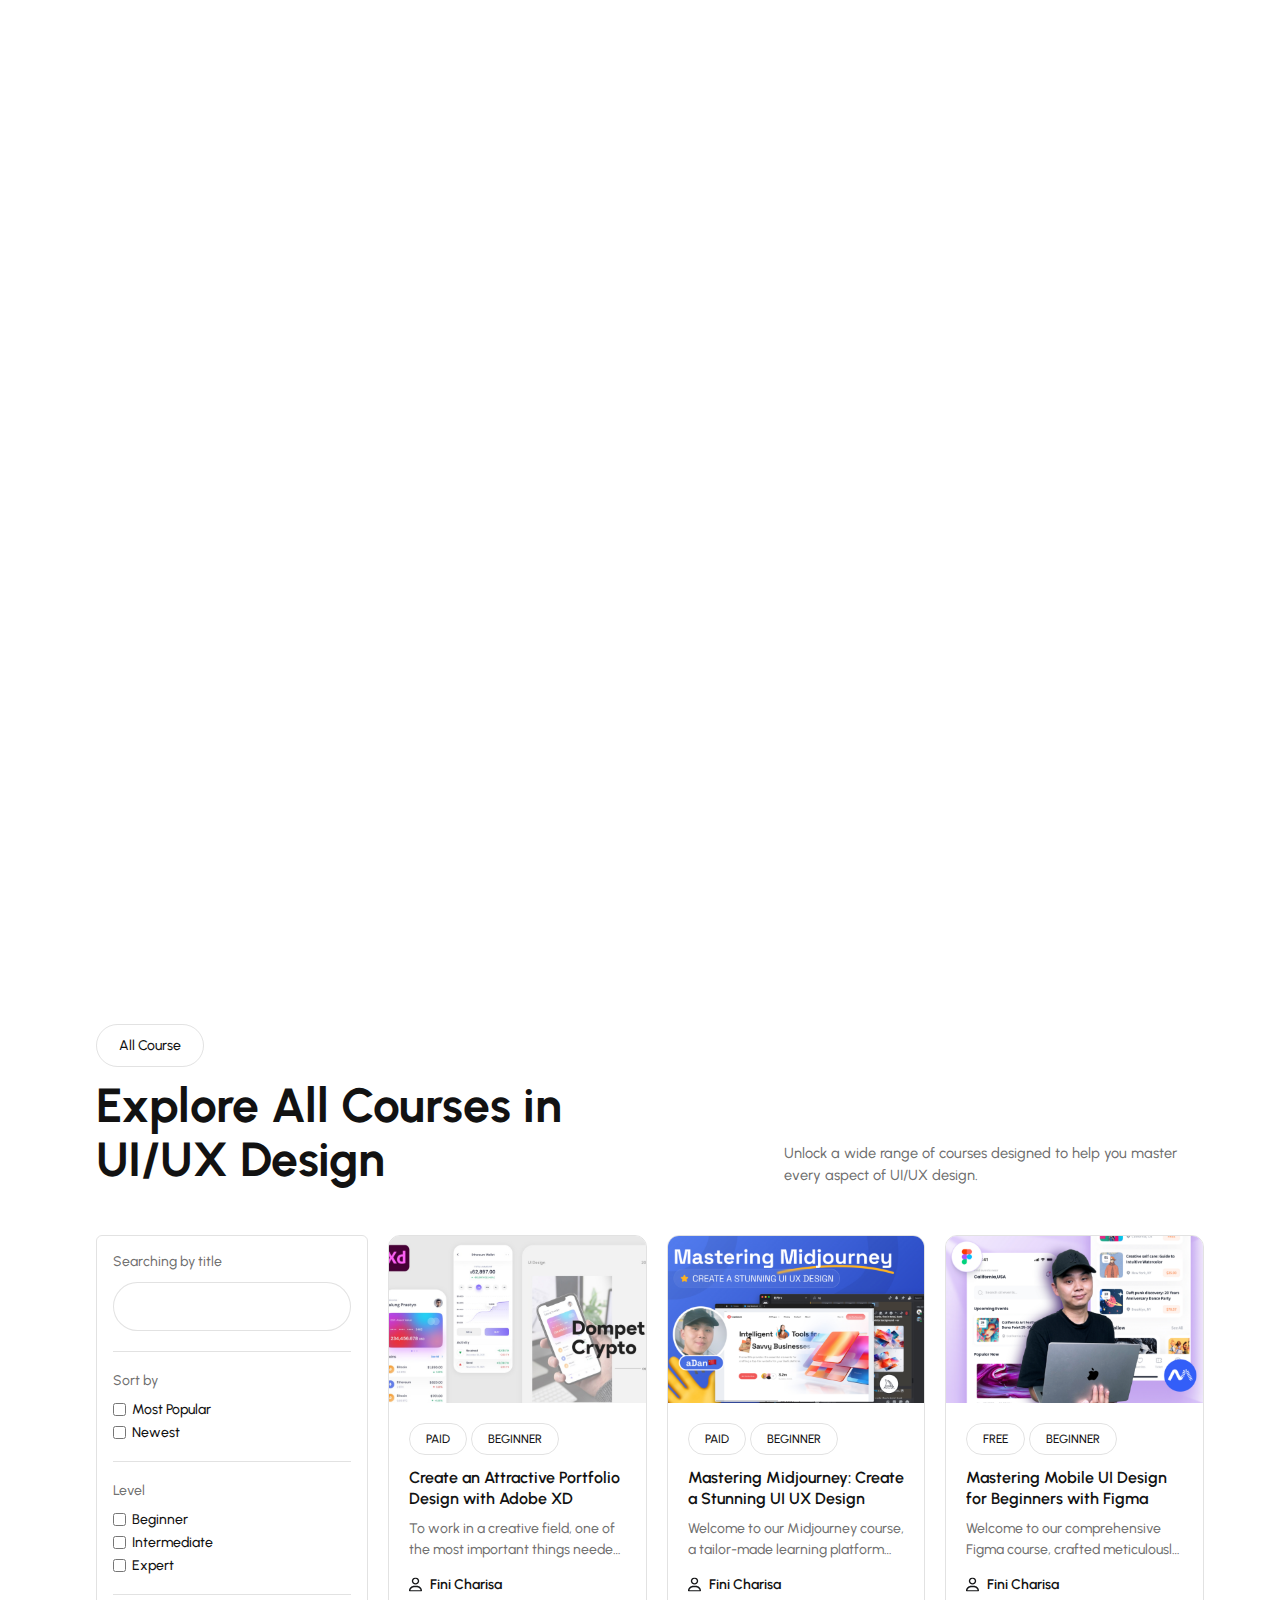
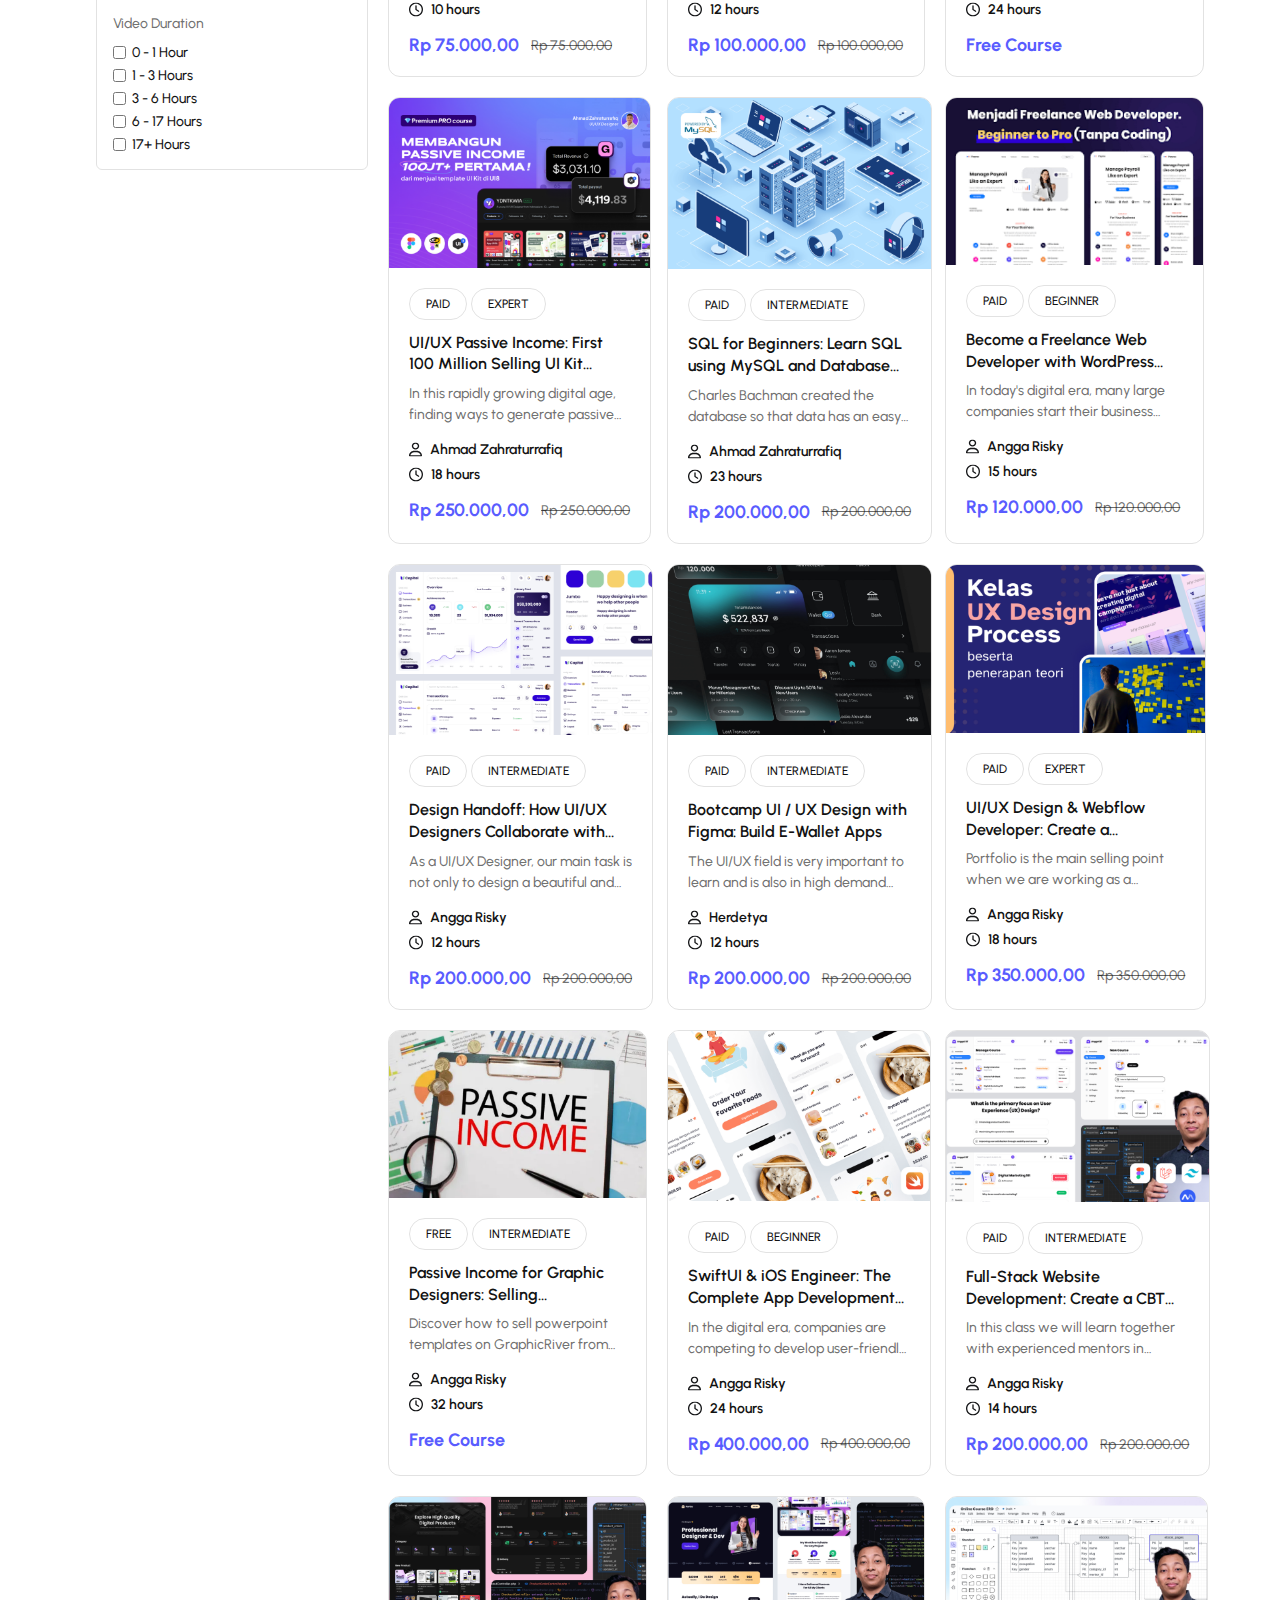
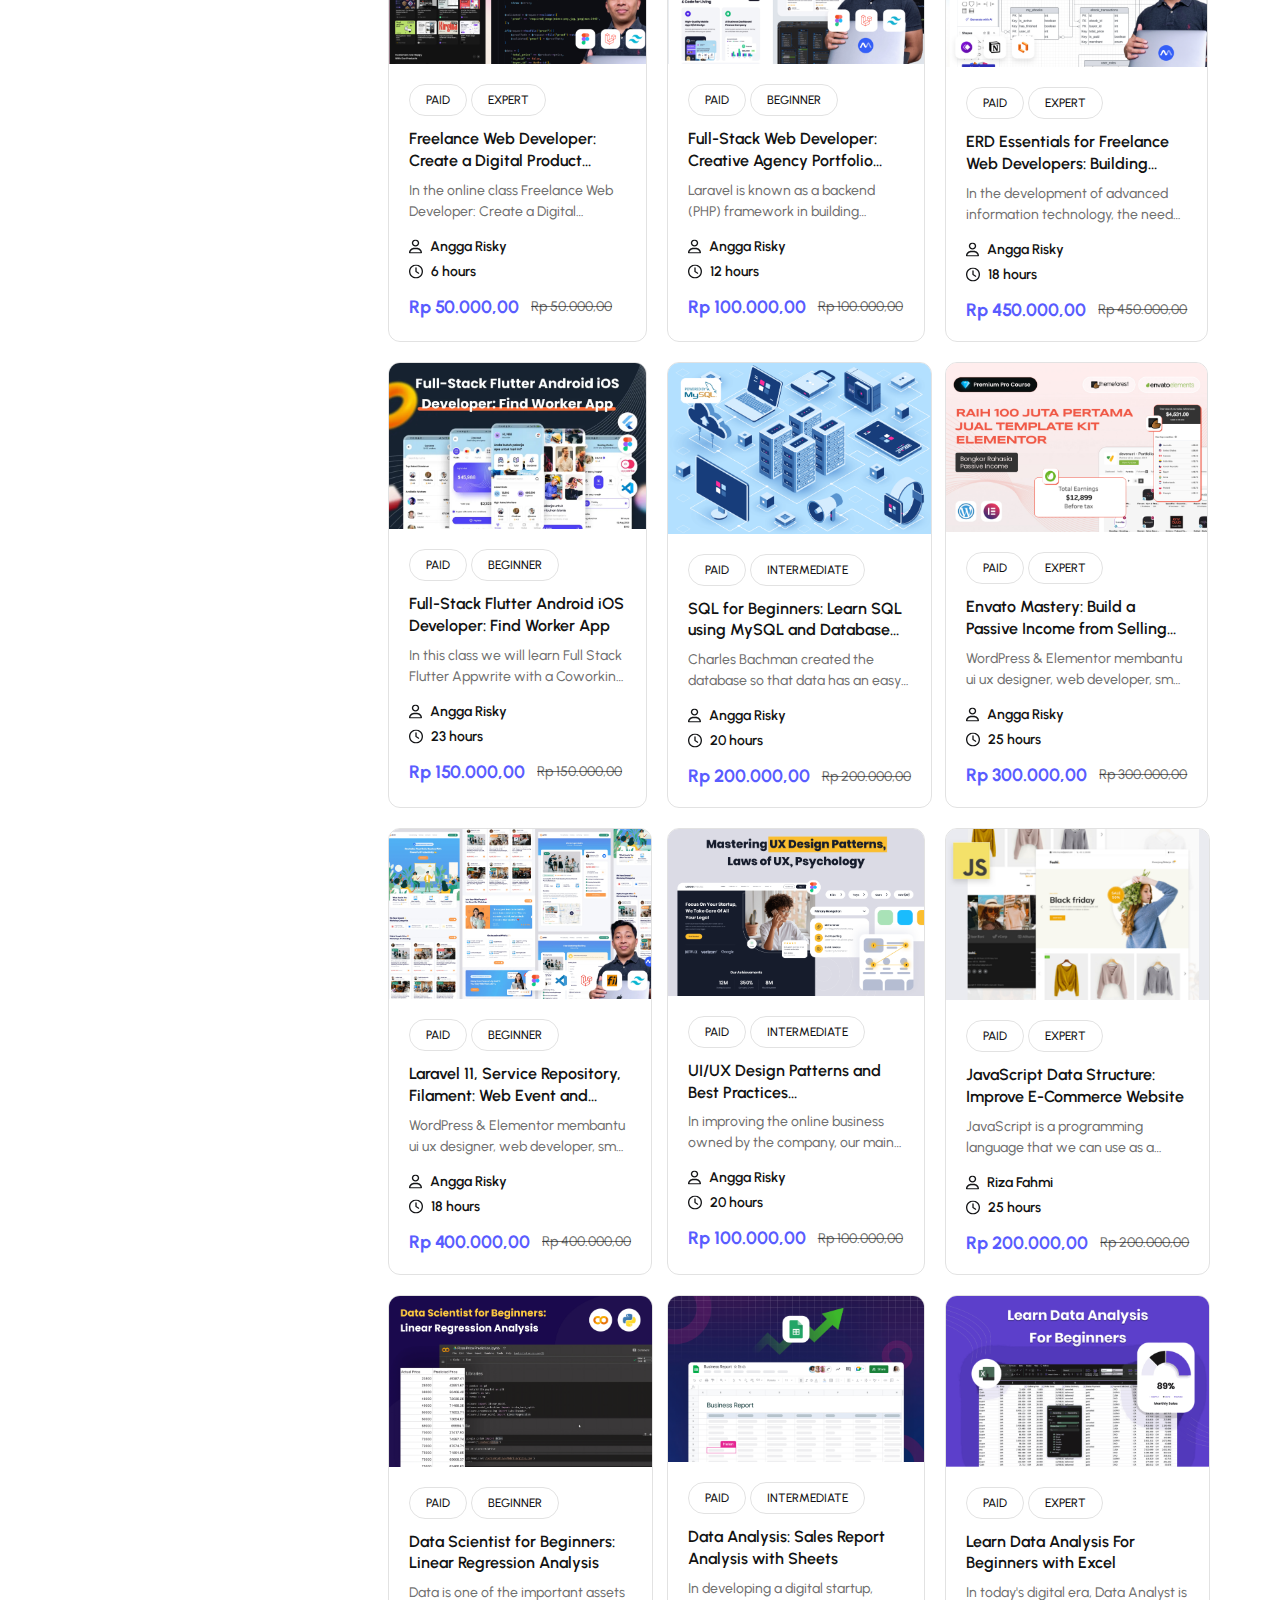
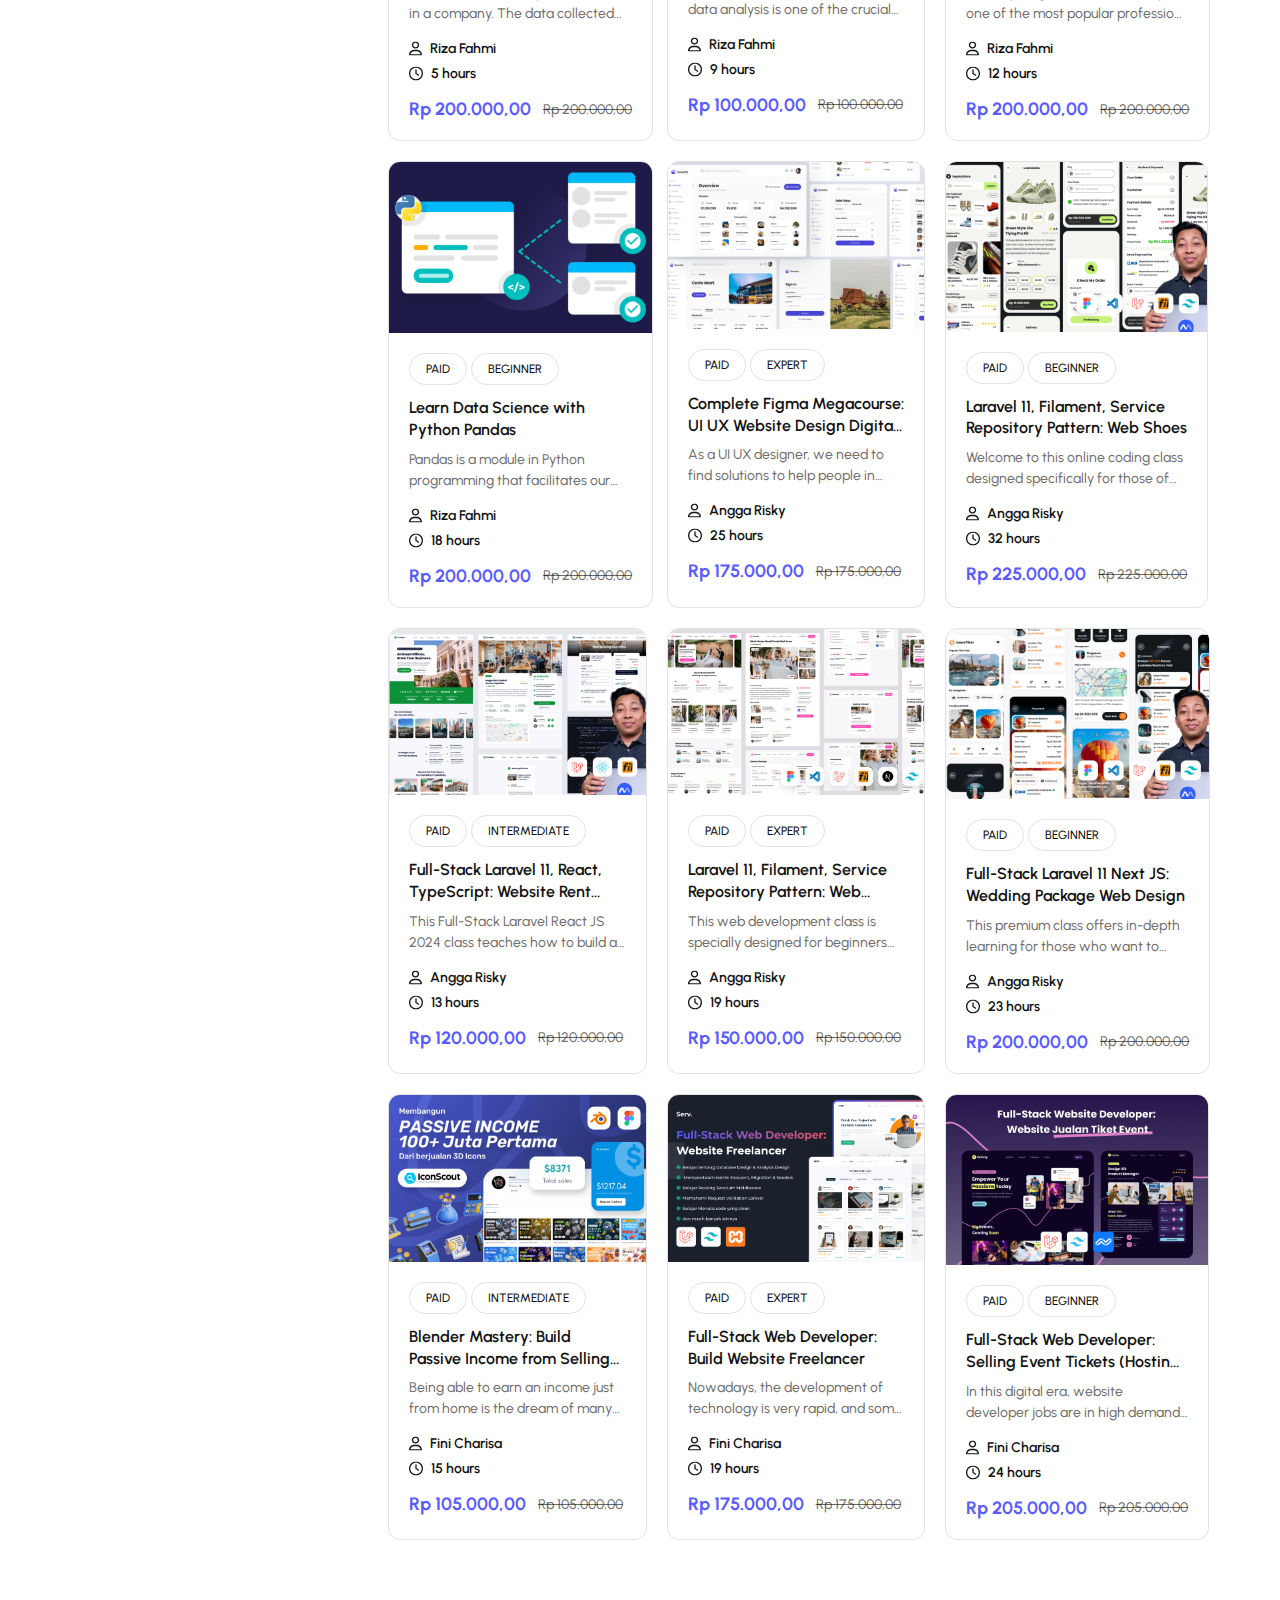
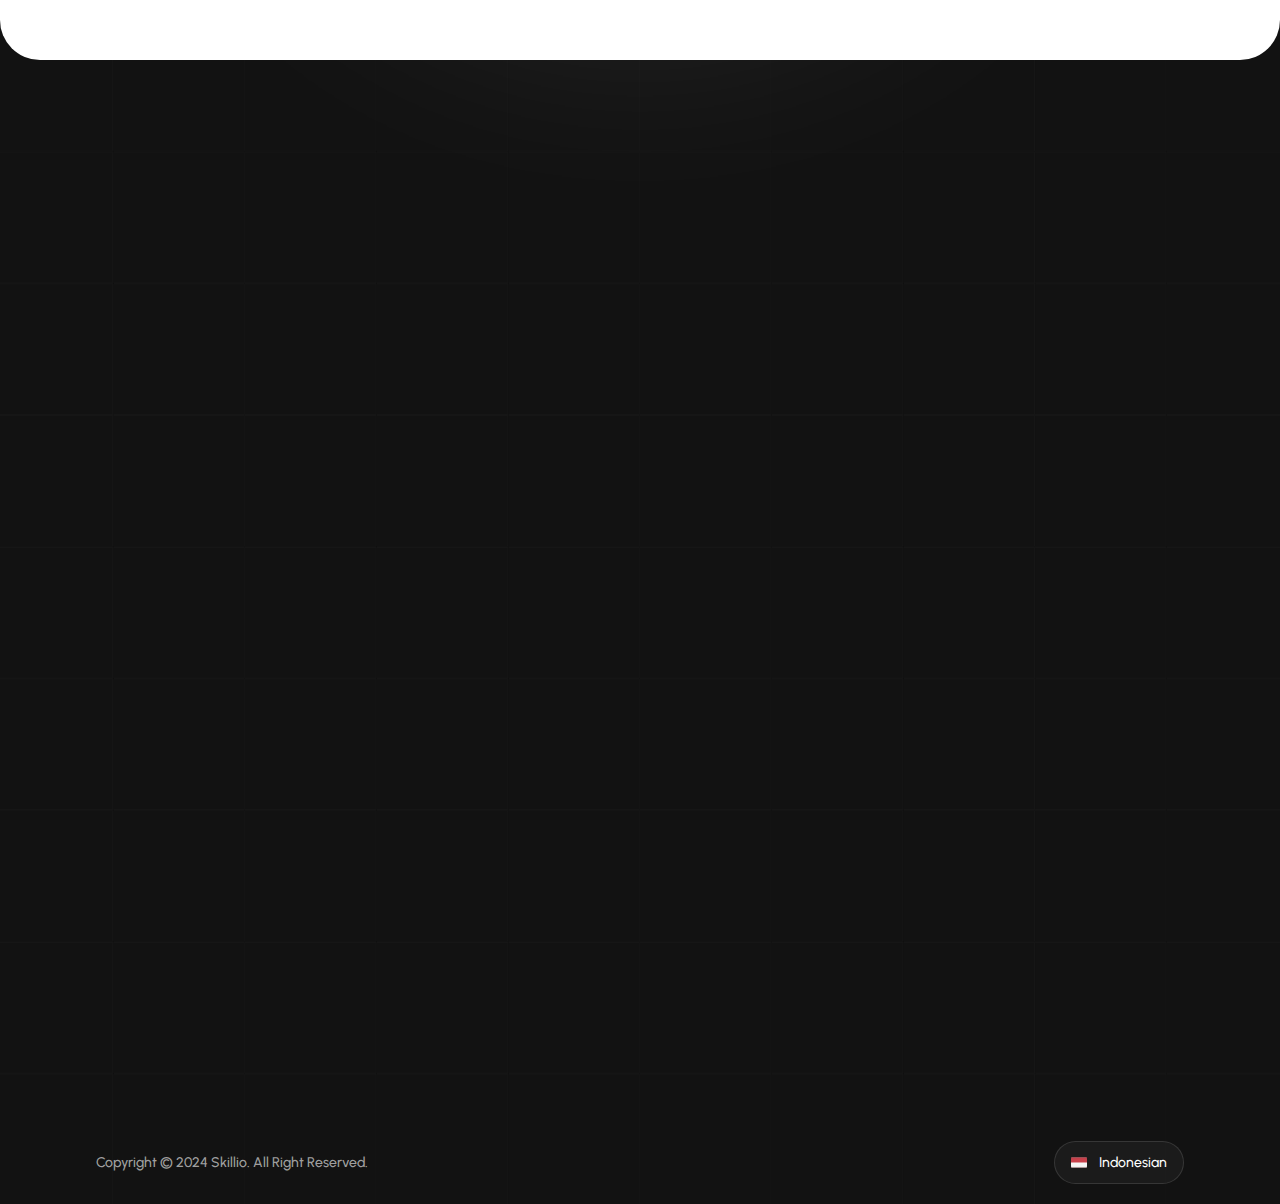
<file: MUHAMMAD IVAN VERDYANSYAH_Website/course.html>
<!doctype html>
<html lang="en">
<head>
    <meta charset="UTF-8">
    <meta name="viewport"
          content="width=device-width, user-scalable=no, initial-scale=1.0, maximum-scale=1.0, minimum-scale=1.0">
    <meta http-equiv="X-UA-Compatible" content="ie=edge">
    <title>Course Page | Skillio</title>

    <!-- STYLE CSS -->
    <link rel="stylesheet" href="css/main.css">
    <link rel="stylesheet" href="css/custom-keyframe.css">
    <link rel="stylesheet" href="css/component.css">
    <link rel="stylesheet" href="css/component/navbar.css">
    <link rel="stylesheet" href="css/custom-framework.css">
    <link rel="stylesheet" href="css/page/main.css">
    <link rel="stylesheet" href="css/component/footer.css">
    <link rel="stylesheet" href="css/component/progress-bar.css">
    <link rel="stylesheet" href="css/responsive.css">
    <!-- END STYLE CSS -->

    <!-- FAVICON MATIC -->
    <link rel="apple-touch-icon-precomposed" sizes="57x57" href="assets/favicon/apple-touch-icon-57x57.png" />
    <link rel="apple-touch-icon-precomposed" sizes="114x114" href="assets/favicon/apple-touch-icon-114x114.png" />
    <link rel="apple-touch-icon-precomposed" sizes="72x72" href="assets/favicon/apple-touch-icon-72x72.png" />
    <link rel="apple-touch-icon-precomposed" sizes="144x144" href="assets/favicon/apple-touch-icon-144x144.png" />
    <link rel="apple-touch-icon-precomposed" sizes="60x60" href="assets/favicon/apple-touch-icon-60x60.png" />
    <link rel="apple-touch-icon-precomposed" sizes="120x120" href="assets/favicon/apple-touch-icon-120x120.png" />
    <link rel="apple-touch-icon-precomposed" sizes="76x76" href="assets/favicon/apple-touch-icon-76x76.png" />
    <link rel="apple-touch-icon-precomposed" sizes="152x152" href="assets/favicon/apple-touch-icon-152x152.png" />
    <link rel="icon" type="image/png" href="assets/favicon/favicon-196x196.png" sizes="196x196" />
    <link rel="icon" type="image/png" href="assets/favicon/favicon-96x96.png" sizes="96x96" />
    <link rel="icon" type="image/png" href="assets/favicon/favicon-32x32.png" sizes="32x32" />
    <link rel="icon" type="image/png" href="assets/favicon/favicon-16x16.png" sizes="16x16" />
    <link rel="icon" type="image/png" href="assets/favicon/favicon-128.png" sizes="128x128" />
    <meta name="application-name" content="&nbsp;"/>
    <meta name="msapplication-TileColor" content="#FFFFFF" />
    <meta name="msapplication-TileImage" content="mstile-144x144.png" />
    <meta name="msapplication-square70x70logo" content="mstile-70x70.png" />
    <meta name="msapplication-square150x150logo" content="mstile-150x150.png" />
    <meta name="msapplication-wide310x150logo" content="mstile-310x150.png" />
    <meta name="msapplication-square310x310logo" content="mstile-310x310.png" />
    <!-- END FAVICON MATIC -->
</head>
<body>
    <!-- MAIN PAGE -->
    <div class="loader-page">
        <div class="spinner"></div>
    </div>
    <main class="main-page hidden course">
        <div class="progress-wrap">
            <svg class="progress-circle svg-content" width="100%" height="100%" viewBox="-1 -1 102 102">
                <path d="M50,1 a49,49 0 0,1 0,98 a49,49 0 0,1 0,-98" />
            </svg>
        </div>
        <nav class="navbar d-flex flex-column">
            <div class="navbar-link d-flex justify-content-center" style="width: 100%;">
                <div class="container d-flex justify-content-between align-items-center">
                    <div class="wrapper d-flex align-items-center">
                        <a href="index.html" onclick="animationRedirect('index.html')" class="link-brand">
                            <img src="assets/brands/brand-text-secondary.svg" alt="Brand Text" width="86" class="brand-text">
                            <span class="brand-image"></span>
                        </a>
                        <div class="link-item d-flex align-items-center">
                            <button class="button-category">Categories</button>
                            <a href="index.html" onclick="animationRedirect('index.html')">Home</a>
                            <a href="about.html" onclick="animationRedirect('about.html')">About</a>
                            <a href="course.html" onclick="animationRedirect('course.html')" class="active">Course</a>
                            <div class="popup d-flex">
                                <div class="category-list hidden d-flex flex-column">
                                </div>
                                <div class="sub-category-list hidden d-flex flex-column">
                                </div>
                            </div>
                        </div>
                    </div>
                    <div class="link-profile d-flex align-items-center">
                        <a href="wishlist.html" onclick="animationRedirect('wishlist.html')" class="profile-wrapper d-flex align-items-center justify-content-center">
                            <img src="assets/icons/like-outline-light.svg" alt="Like Icon" width="18" class="like-icon">
                        </a>
                        <a href="cart.html" onclick="animationRedirect('cart.html')" class="profile-wrapper d-flex align-items-center justify-content-center">
                            <img src="assets/icons/cart-outline-light.svg" alt="Cart Icon" width="20" class="cart-icon">
                        </a>
                        <a href="profile.html" onclick="animationRedirect('profile.html')" class="profile-wrapper d-flex align-items-center justify-content-center">
                            <span class="profile-name">Aditya Prayatna</span>
                            <img src="assets/profile/profile-image.svg" alt="Profile Image" class="profile-image">
                        </a>
                        <button class="profile-wrapper d-flex align-items-center justify-content-center hamburger">
                            <img src="assets/icons/hamburger-light.svg" alt="Hamburger Icon" width="19" class="hamburger-icon">
                        </button>
                    </div>
                </div>
            </div>
            <div class="navbar-category d-flex justify-content-center align-items-center">
                <div class="container d-flex justify-content-center align-items-center"></div>
            </div>
        </nav>
        <div class="navbar-mobile hidden d-flex flex-column align-items-center justify-content-center">
            <a href="index.html" onclick="animationRedirect('index.html')">Home</a>
            <a href="about.html" onclick="animationRedirect('about.html')">About</a>
            <a href="course.html" onclick="animationRedirect('course.html')">Course</a>
            <a href="profile.html" onclick="animationRedirect('profile.html')">Profile</a>
        </div>
        <section class="hero d-flex align-items-center" id="hero">
            <div class="container d-flex align-items-end justify-content-between">
                <img src="assets/components/component-doughnut.svg" alt="Component Doughnut" width="150" class="component-doughnut">
                <img src="assets/components/component-buble.svg" alt="Component Buble" width="980" class="component-buble">
                <div class="hero-content d-flex align-items-center">
                    <div class="wrapper">
                        <h1 class="headline">Unlock Your
                            <br>Future with
                            <br>Skillio Courses.</h1>
                        <p class="description">Skillio provides a vast selection of courses across various fields, designed to help you grow and succeed. Start learning with expert instructors and open new doors to your future.</p>
                        <div class="button-group d-flex align-items-center">
                            <a href="#allCourse" class="button-dark">
                                <span>Browse All Courses</span>
                            </a>
                            <a href="#category" class="button-secondary">
                                <span>Get Started</span>
                            </a>
                        </div>
                    </div>
                </div>
                <div class="hero-banner">
                    <img src="assets/banners/course-section-hero.svg" alt="Banner Section Hero">
                </div>
            </div>
        </section>
        <div class="main-wrapper">
            <section class="category section-gap" id="category">
                <div class="container d-flex flex-column">
                    <div class="section-header d-flex justify-content-between align-items-end">
                        <div class="header-left">
                            <h6 class="subtitle">All Categories</h6>
                            <h3 class="title">Discover Your Path with Skillio Categories</h3>
                        </div>
                        <div class="header-right">
                            <p class="description">Skillio organizes courses into diverse categories, making it easy for you to find the right learning path.</p>
                        </div>
                    </div>
                    <div class="section-content content-gap">
                        <div class="content-category d-flex flex-column justify-content-between">
                            <div class="category-data">
                                <h6>UI/UX Design</h6>
                                <p class="clamp-3">Master the art of creating intuitive, user-centered interfaces and seamless digital experiences.</p>
                            </div>
                            <div class="category-detail d-flex align-items-center justify-content-between">
                                <p>5 courses</p>
                                <a href="category.html" onclick="animationRedirect('category.html')">View all</a>
                            </div>
                        </div>
                        <div class="content-category d-flex flex-column justify-content-between">
                            <div class="category-data">
                                <h6>Graphic Design</h6>
                                <p class="clamp-3">Unleash your creativity with courses on visual communication, branding, and design principles.</p>
                            </div>
                            <div class="category-detail d-flex align-items-center justify-content-between">
                                <p>5 courses</p>
                                <a href="category.html" onclick="animationRedirect('category.html')">View all</a>
                            </div>
                        </div>
                        <div class="content-category d-flex flex-column justify-content-between">
                            <div class="category-data">
                                <h6>Website Development</h6>
                                <p class="clamp-3">Learn to build modern, responsive websites using cutting-edge programming languages.</p>
                            </div>
                            <div class="category-detail d-flex align-items-center justify-content-between">
                                <p>5 courses</p>
                                <a href="category.html" onclick="animationRedirect('category.html')">View all</a>
                            </div>
                        </div>
                        <div class="content-category d-flex flex-column justify-content-between">
                            <div class="category-data">
                                <h6>Mobile Development</h6>
                                <p class="clamp-3">Develop mobile applications for Android and iOS, and understand the full app development lifecycle.</p>
                            </div>
                            <div class="category-detail d-flex align-items-center justify-content-between">
                                <p>5 courses</p>
                                <a href="category.html" onclick="animationRedirect('category.html')">View all</a>
                            </div>
                        </div>
                        <div class="content-category d-flex flex-column justify-content-between">
                            <div class="category-data">
                                <h6>Data Analyst</h6>
                                <p class="clamp-3">Gain skills in data collection, analysis, and visualization to make informed, data-driven decisions.</p>
                            </div>
                            <div class="category-detail d-flex align-items-center justify-content-between">
                                <p>5 courses</p>
                                <a href="category.html" onclick="animationRedirect('category.html')">View all</a>
                            </div>
                        </div>
                        <div class="content-category d-flex flex-column justify-content-between">
                            <div class="category-data">
                                <h6>Data Scientist</h6>
                                <p class="clamp-3">Explore the world of data science, machine learning, and AI to extract insights from complex datasets.</p>
                            </div>
                            <div class="category-detail d-flex align-items-center justify-content-between">
                                <p>5 courses</p>
                                <a href="category.html" onclick="animationRedirect('category.html')">View all</a>
                            </div>
                        </div>
                        <div class="content-category d-flex flex-column justify-content-between">
                            <div class="category-data">
                                <h6>Digital Marketer</h6>
                                <p class="clamp-3">Understand digital marketing strategies to boost online presence and drive successful marketing campaigns.</p>
                            </div>
                            <div class="category-detail d-flex align-items-center justify-content-between">
                                <p>3 courses</p>
                                <a href="category.html" onclick="animationRedirect('category.html')">View all</a>
                            </div>
                        </div>
                    </div>
                </div>
            </section>
            <section class="course course-top section-gap" id="topCourse">
                <div class="container d-flex flex-column align-items-center">
                    <div class="section-header d-flex justify-content-between align-items-end">
                        <div class="header-left">
                            <h6 class="subtitle">Top Course</h6>
                            <h3 class="title">Top Courses to Elevate Your Skills</h3>
                        </div>
                        <div class="header-right">
                            <p class="description">Explore Skillio's most popular courses, designed to equip you with the essential knowledge.</p>
                        </div>
                    </div>
                    <div class="section-content top-course content-gap"></div>
                </div>
            </section>
            <section class="course course-recent section-gap" id="recentCourse">
                <div class="container d-flex flex-column align-items-center">
                    <div class="section-header d-flex justify-content-between align-items-end">
                        <div class="header-left">
                            <h6 class="subtitle">Recent Course</h6>
                            <h3 class="title">Latest Courses for Your Next Step</h3>
                        </div>
                        <div class="header-right">
                            <p class="description">Whether you're upskilling or starting fresh, these recent courses will help you stay competitive in today's dynamic tech landscape.</p>
                        </div>
                    </div>
                    <div class="section-content recent-course content-gap"></div>
                </div>
            </section>
            <section class="course course-all section-gap" id="allCourse">
                <div class="container d-flex flex-column align-items-center">
                    <div class="section-header d-flex justify-content-between align-items-end">
                        <div class="header-left">
                            <h6 class="subtitle">All Course</h6>
                            <h3 class="title">Explore All Courses in UI/UX Design</h3>
                        </div>
                        <div class="header-right">
                            <p class="description">Unlock a wide range of courses designed to help you master every aspect of UI/UX design.</p>
                        </div>
                    </div>
                    <div class="section-content all-course content-gap">
                        <div class="course-filter">
                            <form class="filter-category" style="gap: 0;">
                                <h6>Searching by title</h6>
                                <div class="form-input">
                                    <input type="text" class="input" autocomplete="off" placeholder=" ">
                                </div>
                            </form>
                            <div class="filter-category">
                                <h6>Sort by</h6>
                                <div class="link d-flex flex-column">
                                    <div class="form-input d-flex align-items-center">
                                        <input type="checkbox" id="mostPopular" class="filter-checkbox" data-filter="sort" value="mostPopular">
                                        <label for="mostPopular">Most Popular</label>
                                    </div>
                                    <div class="form-input d-flex align-items-center">
                                        <input type="checkbox" id="newest" class="filter-checkbox" data-filter="sort" value="newest">
                                        <label for="newest">Newest</label>
                                    </div>
                                </div>
                            </div>
                            <div class="filter-category">
                                <h6>Level</h6>
                                <div class="link d-flex flex-column">
                                    <div class="form-input d-flex align-items-center">
                                        <input type="checkbox" id="beginner" class="filter-checkbox" data-filter="level" value="Beginner">
                                        <label for="beginner">Beginner</label>
                                    </div>
                                    <div class="form-input d-flex align-items-center">
                                        <input type="checkbox" id="intermediate" class="filter-checkbox" data-filter="level" value="Intermediate">
                                        <label for="intermediate">Intermediate</label>
                                    </div>
                                    <div class="form-input d-flex align-items-center">
                                        <input type="checkbox" id="expert" class="filter-checkbox" data-filter="level" value="Expert">
                                        <label for="expert">Expert</label>
                                    </div>
                                </div>
                            </div>
                            <div class="filter-category">
                                <h6>Video Duration</h6>
                                <div class="link d-flex flex-column">
                                    <div class="form-input d-flex align-items-center">
                                        <input type="checkbox" id="0-1" class="filter-checkbox" data-filter="duration" value="0-1">
                                        <label for="0-1">0 - 1 Hour</label>
                                    </div>
                                    <div class="form-input d-flex align-items-center">
                                        <input type="checkbox" id="1-3" class="filter-checkbox" data-filter="duration" value="1-3">
                                        <label for="1-3">1 - 3 Hours</label>
                                    </div>
                                    <div class="form-input d-flex align-items-center">
                                        <input type="checkbox" id="3-6" class="filter-checkbox" data-filter="duration" value="3-6">
                                        <label for="3-6">3 - 6 Hours</label>
                                    </div>
                                    <div class="form-input d-flex align-items-center">
                                        <input type="checkbox" id="6-17" class="filter-checkbox" data-filter="duration" value="6-17">
                                        <label for="6-17">6 - 17 Hours</label>
                                    </div>
                                    <div class="form-input d-flex align-items-center">
                                        <input type="checkbox" id="17+" class="filter-checkbox" data-filter="duration" value="17+">
                                        <label for="17+">17+ Hours</label>
                                    </div>
                                </div>
                            </div>
                        </div>
                        <div class="course-content"></div>
                    </div>
                </div>
            </section>
        </div>
        <div class="main-footer">
            <section class="cta" id="cta">
                <div class="container d-flex justify-content-center" style="position: relative;">
                    <div class="content d-flex flex-column align-items-center">
                        <h2 class="title">Unlock Your Potential and Start Building the Career of Your Dreams</h2>
                        <p class="description">Your future starts here. Whether you’re looking to sharpen your skills or explore new opportunities, Skillio is the platform that will guide you toward success. Join our growing community of learners and professionals who are shaping the future of work through knowledge and innovation.</p>
                        <div class="button-group d-flex align-items-center">
                            <a href="index.html" onclick="animationRedirect('index.html')" class="button-primary reverse" style="width: fit-content !important;">
                                <span>Get Started Now</span>
                            </a>
                            <a href="course.html" onclick="animationRedirect('course.html')" class="button-secondary">
                                <span>Browse Courses</span>
                            </a>
                        </div>
                    </div>
                </div>
                <img src="assets/components/component-rounded-light.svg" alt="Background Light Blur" width="1200" class="background-light-blur">
            </section>
            <div class="container">
                <footer class="footer" id="footer">
                    <div class="footer-header d-flex justify-content-between align-items-center">
                        <a href="index.html" onclick="animationRedirect('index.html')">
                            <img src="assets/brands/brand-text-secondary.svg" alt="Brand Text" width="82">
                        </a>
                        <div class="sosmed-group d-flex align-items-center">
                            <a href="https://www.facebook.com/" target="_blank" class="sosmed-item d-flex align-items-center justify-content-center">
                                <span class="facebook-icon"></span>
                            </a>
                            <a href="https://www.whatsapp.com/" target="_blank" class="sosmed-item d-flex align-items-center justify-content-center">
                                <span class="whatsapp-icon"></span>
                            </a>
                            <a href="https://www.twitter.com/" target="_blank" class="sosmed-item d-flex align-items-center justify-content-center">
                                <span class="twitter-icon"></span>
                            </a>
                        </div>
                    </div>
                    <div class="footer-list">
                        <div class="list-link d-flex flex-column">
                            <h6>Quick Link</h6>
                            <a href="index.html" onclick="animationRedirect('index.html')">Home</a>
                            <a href="category.html" onclick="animationRedirect('category.html')">Categories</a>
                            <a href="about.html" onclick="animationRedirect('about.html')">About Us</a>
                            <a href="course.html" onclick="animationRedirect('course.html')">Course</a>
                        </div>
                        <div class="list-link d-flex flex-column">
                            <h6>Why Choose Us</h6>
                            <a href="index.html#whyChooseUs" onclick="animationRedirect('index.html#whyChooseUs')">Tailored Learning Paths</a>
                            <a href="index.html#whyChooseUs" onclick="animationRedirect('index.html#whyChooseUs')">Top-Tier Instructors</a>
                            <a href="index.html#whyChooseUs" onclick="animationRedirect('index.html#whyChooseUs')">Interactive Community</a>
                            <a href="index.html#whyChooseUs" onclick="animationRedirect('index.html#whyChooseUs')">Comprehensive Support</a>
                            <a href="index.html#whyChooseUs" onclick="animationRedirect('index.html#whyChooseUs')">Real-World Skills</a>
                        </div>
                        <div class="list-link d-flex flex-column">
                            <h6>Benefit With Us</h6>
                            <a href="index.html#benefit" onclick="animationRedirect('index.html#benefit')">Flexible Learning</a>
                            <a href="index.html#benefit" onclick="animationRedirect('index.html#benefit')">Expert Mentors</a>
                            <a href="index.html#benefit" onclick="animationRedirect('index.html#benefit')">Real-World Projects</a>
                            <a href="index.html#benefit" onclick="animationRedirect('index.html#benefit')">Career Growth Opportunities</a>
                        </div>
                        <div class="list-link d-flex flex-column">
                            <h6>Help & Guide</h6>
                            <button type="button">Terms & Conditions</button>
                            <button type="button">Privacy Policy</button>
                            <button type="button">Contact Us</button>
                        </div>
                    </div>
                </footer>
                <div class="copyright d-flex align-items-center justify-content-between">
                    <p>Copyright © 2024 Skillio. All Right Reserved.</p>
                    <button type="button" class="badge-language d-flex align-items-center">
                        <img src="assets/icons/indonesia-flag.svg" alt="Indonesian Flag" width="16">
                        <span>Indonesian</span>
                    </button>
                </div>
            </div>
        </div>
    </main>
    <!-- END MAIN PAGE -->

    <!-- SCRIPT JS -->
    <script src="lib/jquery/jquery.min.js"></script>
    <script src="js/script.js"></script>
    <script src="js/animation/animation-navbar.js"></script>
    <script src="js/animation/animation-course.js"></script>
    <script src="js/progress-bar.js"></script>
    <script>
        function animationRedirect(moveTo) {
            $('.main-page').addClass('slide-bottom')
            setTimeout(() => {
                changeURL(moveTo)
            }, 250)
            event.preventDefault()
        }

        $(document).ready(function () {
            let allCourses = [];

            function renderCourses(courses) {
                const $courseContainer = $('section.course .section-content.all-course .course-content');
                $courseContainer.empty();

                if (courses.length === 0) {
                    $courseContainer.append('<p class="text-notfound">No courses found matching the selected filters.</p>');
                } else {
                    courses.forEach((course) => {
                        $courseContainer.append(cardCourseActive(
                            course.image,
                            course.payment,
                            course.level,
                            course.course_title,
                            course.description,
                            course.instructor.name,
                            course.duration,
                            course.discount,
                            course.price
                        ));
                    });
                }
            }

            function cardCourse(image, payment, level, course_title, description, instructor, duration, discount, price) {
                return `<a href="detail-course.html" onclick="animationRedirect('detail-course.html')" class="content-course d-flex flex-column" style="opacity: 0;">
                        <img src="assets/courses/${image}" alt="Course Image" style="width: 100%;">
                        <div class="course-information d-flex flex-column">
                            <div class="information-category">
                                <button type="button">${payment}</button>
                                <button type="button">${level}</button>
                            </div>
                            <h6 class="information-title clamp-2">${course_title}</h6>
                            <p class="information-description clamp-2">${description}</p>
                            <div class="information-instructor d-flex align-items-center">
                                <img src="assets/icons/user-dark.svg" alt="Instructor Icon" width="13">
                                <p>${instructor}</p>
                            </div>
                            <div class="information-duration d-flex align-items-center">
                                <img src="assets/icons/hour-dark.svg" alt="Hour Icon" width="14">
                                <p>${duration} hours</p>
                            </div>
                            <div class="information-price d-flex align-items-center">
                                <h4>${discount != 0 ? discount.toLocaleString('id-ID', { style: 'currency', currency: 'IDR' }) : 'Free Course'}</h4>
                                <h6>${price != 0 ? discount.toLocaleString('id-ID', { style: 'currency', currency: 'IDR' }) : ''}</h6>
                            </div>
                        </div>
                    </a>`;
            }

            function cardCourseActive(image, payment, level, course_title, description, instructor, duration, discount, price) {
                return `<a href="detail-course.html" onclick="animationRedirect('detail-course.html')" class="content-course d-flex flex-column" style="opacity: 1;">
                        <img src="assets/courses/${image}" alt="Course Image" style="width: 100%;">
                        <div class="course-information d-flex flex-column">
                            <div class="information-category">
                                <button type="button">${payment}</button>
                                <button type="button">${level}</button>
                            </div>
                            <h6 class="information-title clamp-2">${course_title}</h6>
                            <p class="information-description clamp-2">${description}</p>
                            <div class="information-instructor d-flex align-items-center">
                                <img src="assets/icons/user-dark.svg" alt="Instructor Icon" width="13">
                                <p>${instructor}</p>
                            </div>
                            <div class="information-duration d-flex align-items-center">
                                <img src="assets/icons/hour-dark.svg" alt="Hour Icon" width="14">
                                <p>${duration} hours</p>
                            </div>
                            <div class="information-price d-flex align-items-center">
                                <h4>${discount != 0 ? discount.toLocaleString('id-ID', { style: 'currency', currency: 'IDR' }) : 'Free Course'}</h4>
                                <h6>${price != 0 ? discount.toLocaleString('id-ID', { style: 'currency', currency: 'IDR' }) : ''}</h6>
                            </div>
                        </div>
                    </a>`;
            }

            fetch('./data/course.json')
                .then((response) => {
                    if (!response.ok) {
                        throw new Error(`HTTP error status: ${response.status}`);
                    }
                    return response.json();
                })
                .then((courses) => {
                    const popularCourse = [...courses].sort((a, b) => b.student - a.student);
                    const recentCourse = [...courses].sort((a, b) => a.student - b.student);

                    popularCourse.forEach((course, index) => {
                        if (index < 8) {
                            $('section.course .section-content.top-course').append(cardCourse(
                                course.image,
                                course.payment,
                                course.level,
                                course.course_title,
                                course.description,
                                course.instructor.name,
                                course.duration,
                                course.discount,
                                course.price
                            ));
                        }
                    });

                    recentCourse.forEach((course, index) => {
                        if (index < 8) {
                            $('section.course .section-content.recent-course').append(cardCourse(
                                course.image,
                                course.payment,
                                course.level,
                                course.course_title,
                                course.description,
                                course.instructor.name,
                                course.duration,
                                course.discount,
                                course.price
                            ));
                        }
                    });

                    courses.forEach((course, index) => {
                        if (index < 6) {
                            $('section.course .section-content.all-course .course-content').append(cardCourse(
                                course.image,
                                course.payment,
                                course.level,
                                course.course_title,
                                course.description,
                                course.instructor.name,
                                course.duration,
                                course.discount,
                                course.price
                            ));
                        }
                    });

                    allCourses = courses;
                    renderCourses(courses);
                })
                .catch((error) => console.log("Unable to fetch data:", error));

            $('.input').on('input', function() {
                filterCourses();
            });

            function filterCourses() {
                let filteredCourses = [...allCourses];

                const searchText = $('.input').val().toLowerCase();
                const selectedSort = $('input[data-filter="sort"]:checked').map(function() {
                    return this.value;
                }).get();

                const selectedLevel = $('input[data-filter="level"]:checked').map(function() {
                    return this.value;
                }).get();

                const selectedDuration = $('input[data-filter="duration"]:checked').map(function() {
                    return this.value;
                }).get();

                if (searchText.length > 0) {
                    filteredCourses = filteredCourses.filter(course =>
                        course.course_title.toLowerCase().includes(searchText)
                    );
                }

                if (selectedLevel.length > 0) {
                    filteredCourses = filteredCourses.filter(course => selectedLevel.includes(course.level));
                }

                if (selectedDuration.length > 0) {
                    filteredCourses = filteredCourses.filter(course => {
                        let courseDurationCategory = getDurationCategory(course.duration);
                        return selectedDuration.includes(courseDurationCategory);
                    });
                }

                if (selectedSort.length > 0) {
                    selectedSort.forEach(sortType => {
                        if (sortType === "mostPopular") {
                            filteredCourses.sort((a, b) => b.student - a.student);
                        } else if (sortType === "newest") {
                            filteredCourses.sort((a, b) => a.student - b.student);
                        }
                    });
                }

                renderCourses(filteredCourses);
            }

            function getDurationCategory(duration) {
                if (duration <= 1) return "0-1";
                if (duration <= 3) return "1-3";
                if (duration <= 6) return "3-6";
                if (duration <= 17) return "6-17";
                return "17+";
            }

            $('.filter-checkbox').on('change', function() {
                filterCourses();
            });
        });
    </script>
    <!-- END SCRIPT JS -->
</body>
</html>
</file>
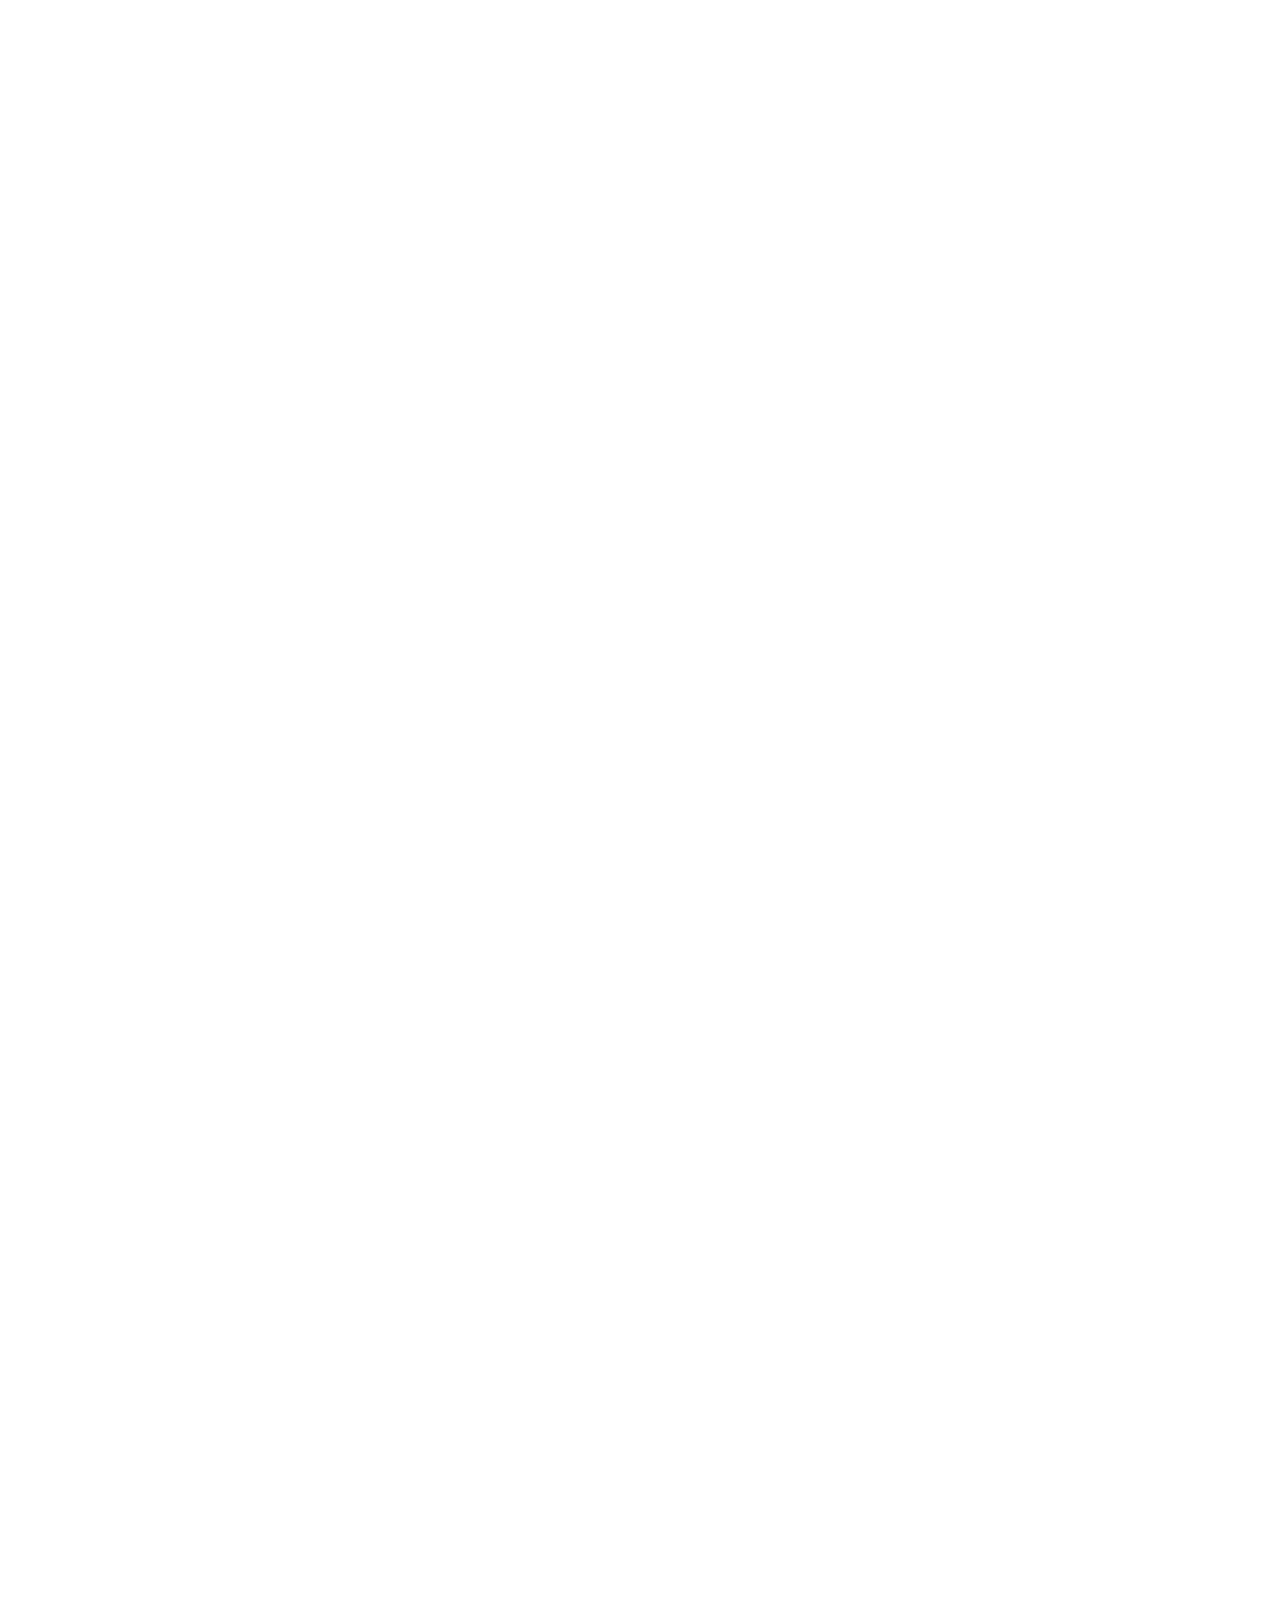
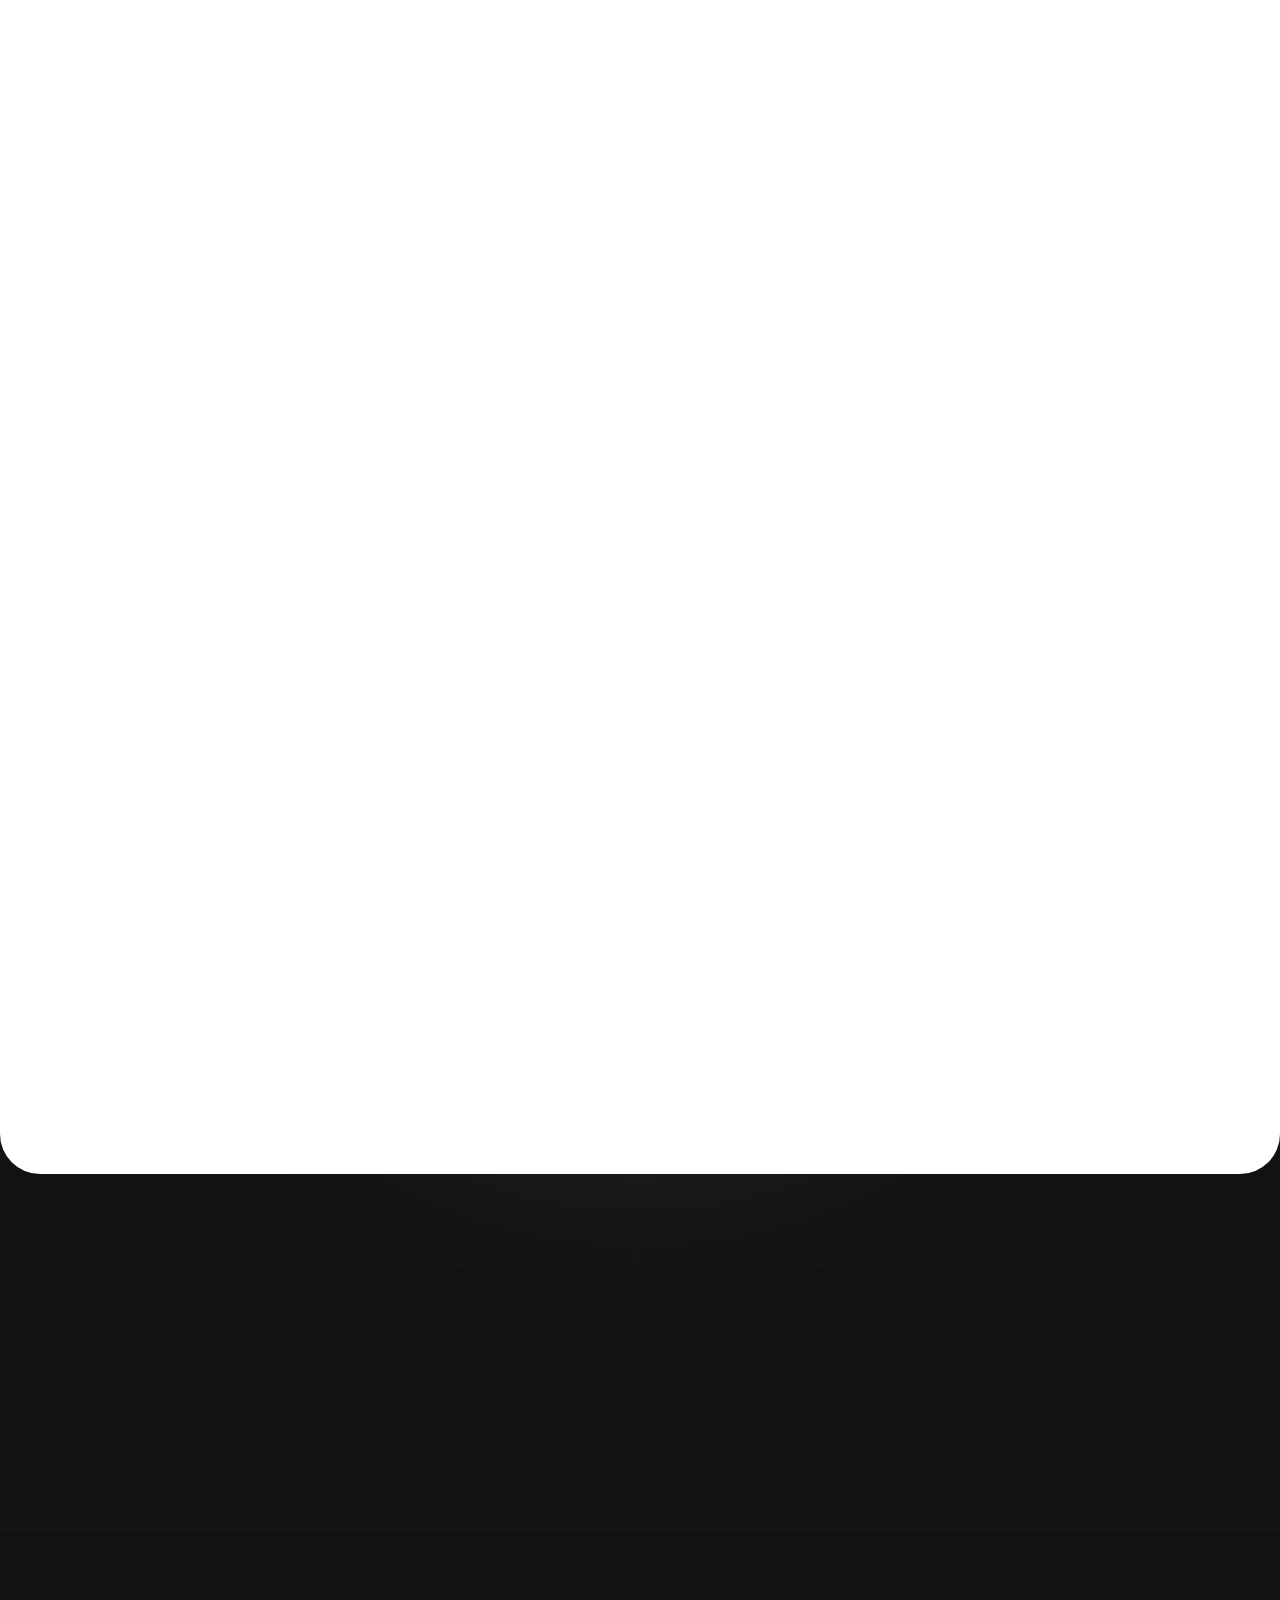
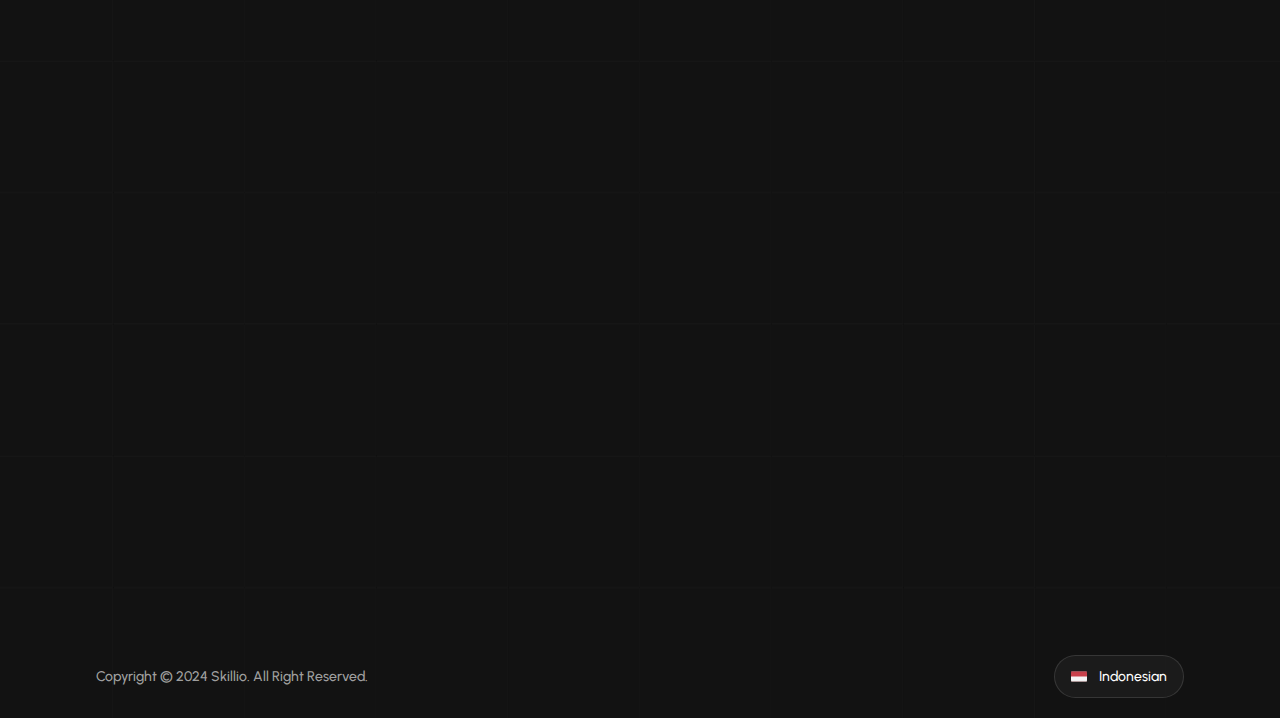
<file: MUHAMMAD IVAN VERDYANSYAH_Website/detail-course.html>
<!doctype html>
<html lang="en">
<head>
    <meta charset="UTF-8">
    <meta name="viewport"
          content="width=device-width, user-scalable=no, initial-scale=1.0, maximum-scale=1.0, minimum-scale=1.0">
    <meta http-equiv="X-UA-Compatible" content="ie=edge">
    <title>Detail Course Page | Skillio</title>

    <!-- STYLE CSS -->
    <link rel="stylesheet" href="css/main.css">
    <link rel="stylesheet" href="css/custom-keyframe.css">
    <link rel="stylesheet" href="css/component.css">
    <link rel="stylesheet" href="css/component/navbar.css">
    <link rel="stylesheet" href="css/custom-framework.css">
    <link rel="stylesheet" href="css/page/main.css">
    <link rel="stylesheet" href="css/component/footer.css">
    <link rel="stylesheet" href="css/component/progress-bar.css">
    <link rel="stylesheet" href="css/responsive.css">
    <!-- END STYLE CSS -->

    <!-- FAVICON MATIC -->
    <link rel="apple-touch-icon-precomposed" sizes="57x57" href="assets/favicon/apple-touch-icon-57x57.png" />
    <link rel="apple-touch-icon-precomposed" sizes="114x114" href="assets/favicon/apple-touch-icon-114x114.png" />
    <link rel="apple-touch-icon-precomposed" sizes="72x72" href="assets/favicon/apple-touch-icon-72x72.png" />
    <link rel="apple-touch-icon-precomposed" sizes="144x144" href="assets/favicon/apple-touch-icon-144x144.png" />
    <link rel="apple-touch-icon-precomposed" sizes="60x60" href="assets/favicon/apple-touch-icon-60x60.png" />
    <link rel="apple-touch-icon-precomposed" sizes="120x120" href="assets/favicon/apple-touch-icon-120x120.png" />
    <link rel="apple-touch-icon-precomposed" sizes="76x76" href="assets/favicon/apple-touch-icon-76x76.png" />
    <link rel="apple-touch-icon-precomposed" sizes="152x152" href="assets/favicon/apple-touch-icon-152x152.png" />
    <link rel="icon" type="image/png" href="assets/favicon/favicon-196x196.png" sizes="196x196" />
    <link rel="icon" type="image/png" href="assets/favicon/favicon-96x96.png" sizes="96x96" />
    <link rel="icon" type="image/png" href="assets/favicon/favicon-32x32.png" sizes="32x32" />
    <link rel="icon" type="image/png" href="assets/favicon/favicon-16x16.png" sizes="16x16" />
    <link rel="icon" type="image/png" href="assets/favicon/favicon-128.png" sizes="128x128" />
    <meta name="application-name" content="&nbsp;"/>
    <meta name="msapplication-TileColor" content="#FFFFFF" />
    <meta name="msapplication-TileImage" content="mstile-144x144.png" />
    <meta name="msapplication-square70x70logo" content="mstile-70x70.png" />
    <meta name="msapplication-square150x150logo" content="mstile-150x150.png" />
    <meta name="msapplication-wide310x150logo" content="mstile-310x150.png" />
    <meta name="msapplication-square310x310logo" content="mstile-310x310.png" />
    <!-- END FAVICON MATIC -->
</head>
<body>
    <!-- MAIN PAGE -->
    <div class="loader-page">
        <div class="spinner"></div>
    </div>
    <main class="main-page hidden category detail-course">
        <div class="progress-wrap">
            <svg class="progress-circle svg-content" width="100%" height="100%" viewBox="-1 -1 102 102">
                <path d="M50,1 a49,49 0 0,1 0,98 a49,49 0 0,1 0,-98" />
            </svg>
        </div>
        <nav class="navbar d-flex flex-column">
            <div class="navbar-link d-flex justify-content-center" style="width: 100%;">
                <div class="container d-flex justify-content-between align-items-center">
                    <div class="wrapper d-flex align-items-center">
                        <a href="index.html" onclick="animationRedirect('index.html')" class="link-brand">
                            <img src="assets/brands/brand-text-secondary.svg" alt="Brand Text" width="86" class="brand-text">
                            <span class="brand-image"></span>
                        </a>
                        <div class="link-item d-flex align-items-center">
                            <button class="button-category">Categories</button>
                            <a href="index.html" onclick="animationRedirect('index.html')">Home</a>
                            <a href="about.html" onclick="animationRedirect('about.html')">About</a>
                            <a href="course.html" onclick="animationRedirect('course.html')" class="active">Course</a>
                            <div class="popup d-flex">
                                <div class="category-list hidden d-flex flex-column">
                                </div>
                                <div class="sub-category-list hidden d-flex flex-column">
                                </div>
                            </div>
                        </div>
                    </div>
                    <div class="link-profile d-flex align-items-center">
                        <a href="wishlist.html" onclick="animationRedirect('wishlist.html')" class="profile-wrapper d-flex align-items-center justify-content-center">
                            <img src="assets/icons/like-outline-light.svg" alt="Like Icon" width="18" class="like-icon">
                        </a>
                        <a href="cart.html" onclick="animationRedirect('cart.html')" class="profile-wrapper d-flex align-items-center justify-content-center">
                            <img src="assets/icons/cart-outline-light.svg" alt="Cart Icon" width="20" class="cart-icon">
                        </a>
                        <a href="profile.html" onclick="animationRedirect('profile.html')" class="profile-wrapper d-flex align-items-center justify-content-center">
                            <span class="profile-name">Aditya Prayatna</span>
                            <img src="assets/profile/profile-image.svg" alt="Profile Image" class="profile-image">
                        </a>
                        <button class="profile-wrapper d-flex align-items-center justify-content-center hamburger">
                            <img src="assets/icons/hamburger-light.svg" alt="Hamburger Icon" width="19" class="hamburger-icon">
                        </button>
                    </div>
                </div>
            </div>
            <div class="navbar-category d-flex justify-content-center align-items-center">
                <div class="container d-flex justify-content-center align-items-center"></div>
            </div>
        </nav>
        <div class="navbar-mobile hidden d-flex flex-column align-items-center justify-content-center">
            <a href="index.html" onclick="animationRedirect('index.html')">Home</a>
            <a href="about.html" onclick="animationRedirect('about.html')">About</a>
            <a href="course.html" onclick="animationRedirect('course.html')">Course</a>
            <a href="profile.html" onclick="animationRedirect('profile.html')">Profile</a>
        </div>
        <section class="hero hero-small d-flex align-items-center" id="hero">
            <div class="container d-flex align-items-end justify-content-start">
                <img src="assets/components/component-doughnut.svg" alt="Component Doughnut" width="150" class="component-doughnut">
                <div class="hero-content d-flex align-items-start justify-content-start">
                    <div class="wrapper d-flex flex-column align-items-start">
                        <p class="path d-flex align-items-center" style="gap: 12px; margin-bottom: 12px;">
                            UI/UX Design
                            <img src="assets/icons/arrow-right-light.svg" alt="Arrow Icon" width="6">
                            User Interface Design
                        </p>
                        <h1 class="title" style="margin-bottom: 12px;">Android Developer: Build Apps Score Game</h1>
                        <p class="description" style="margin-bottom: 16px;">In this class you will learn to build an Android application (To Do List) with Native Language (Kotlin) using a modern approach, namely Jetpack Compose.</p>
                        <div class="wrapper-star d-flex align-items-center" style="gap: 8px; margin-bottom: 16px;">
                            <p>(4.8)</p>
                            <div class="wrapper-star d-flex align-items-center" style="gap: 2px;">
                                <img src="assets/icons/star-warning.svg" alt="Star Icon" width="16">
                                <img src="assets/icons/star-warning.svg" alt="Star Icon" width="16">
                                <img src="assets/icons/star-warning.svg" alt="Star Icon" width="16">
                                <img src="assets/icons/star-warning.svg" alt="Star Icon" width="16">
                                <img src="assets/icons/star-warning.svg" alt="Star Icon" width="16">
                            </div>
                            <span style="margin-left: 8px;">(920,332 students)</span>
                        </div>
                        <div class="wrapper-detail d-flex align-items-center" style="gap: 24px;">
                            <div class="item d-flex align-items-center" style="gap: 8px;">
                                <img src="assets/icons/info-light.svg" alt="Info Icon" width="14">
                                <p>Last updated 9/2024</p>
                            </div>
                            <div class="item d-flex align-items-center" style="gap: 8px;">
                                <img src="assets/icons/language-light.svg" alt="Language Icon" width="14">
                                <p>English</p>
                            </div>
                        </div>
                    </div>
                </div>
            </div>
        </section>
        <div class="main-wrapper">
            <div class="container content-gap">
                <section class="detail" id="detail" style="padding-top: 24px;">
                    <div class="detail-content d-flex flex-column" style="gap: 42px;">
                        <div class="detail-wrapper">
                            <h5 class="title" style="margin-bottom: 12px;">Description</h5>
                            <p class="description content">In this class you will learn to build an Android application (To Do List) with Native Language (Kotlin) using a modern approach, namely Jetpack Compose. We hope, this new way can open your opportunity to become a Mobile Developer, where you are able to build applications on the Android and iOS Operating Systems.</p>
                        </div>
                        <div class="detail-wrapper learn">
                            <h5 class="title" style="margin-bottom: 16px;">What you'll learn</h5>
                            <div class="content wrapper-list d-flex flex-column" style="gap: 8px;">
                                <div class="list-item d-flex align-items-center" style="gap: 8px;">
                                    <img src="assets/icons/checklist-primary.svg" alt="Checklist Icon" width="20">
                                    <p>How to set up Android Studio and create your first app.</p>
                                </div>
                                <div class="list-item d-flex align-items-center" style="gap: 8px;">
                                    <img src="assets/icons/checklist-primary.svg" alt="Checklist Icon" width="20">
                                    <p>Core concepts of Android development, including layouts and views.</p>
                                </div>
                                <div class="list-item d-flex align-items-center" style="gap: 8px;">
                                    <img src="assets/icons/checklist-primary.svg" alt="Checklist Icon" width="20">
                                    <p>Implementing user interfaces for score-based games.</p>
                                </div>
                                <div class="list-item d-flex align-items-center" style="gap: 8px;">
                                    <img src="assets/icons/checklist-primary.svg" alt="Checklist Icon" width="20">
                                    <p>Handling user input and game logic using Java or Kotlin.</p>
                                </div>
                                <div class="list-item d-flex align-items-center" style="gap: 8px;">
                                    <img src="assets/icons/checklist-primary.svg" alt="Checklist Icon" width="20">
                                    <p>Storing and retrieving game data using SQLite or shared preferences.</p>
                                </div>
                                <div class="list-item d-flex align-items-center" style="gap: 8px;">
                                    <img src="assets/icons/checklist-primary.svg" alt="Checklist Icon" width="20">
                                    <p>Best practices for app performance and optimization.</p>
                                </div>
                                <div class="list-item d-flex align-items-center" style="gap: 8px;">
                                    <img src="assets/icons/checklist-primary.svg" alt="Checklist Icon" width="20">
                                    <p>Deploying and publishing your app on the Google Play Store.</p>
                                </div>
                            </div>
                        </div>
                        <div class="detail-wrapper">
                            <h5 class="title" style="margin-bottom: 20px;">Course Lessons</h5>
                            <div class="course-container content">
                                <div class="course-section">
                                    <div class="course-header d-flex align-items-center justify-content-between" data-target="#section1">
                                        <div class="wrapper-title d-flex align-items-center" style="gap: 12px;">
                                            <img src="assets/icons/arrow-down-dark.svg" alt="Arrow Down Icon" width="10" class="arrow-icon">
                                            Introduction to Android Development
                                        </div>
                                        <span class="duration">Duration: 1 hour</span>
                                    </div>
                                    <div class="course-content" id="section1">
                                        <ul>
                                            <li class="d-flex align-items-center" style="gap: 12px;">
                                                <img src="assets/icons/tv-dark.svg" alt="Tv Icon" width="18">
                                                Overview of Android and Mobile App Development
                                            </li>
                                            <li class="d-flex align-items-center" style="gap: 12px;">
                                                <img src="assets/icons/tv-dark.svg" alt="Tv Icon" width="18">
                                                Setting Up Android Studio
                                            </li>
                                        </ul>
                                    </div>
                                </div>
                                <div class="course-section">
                                    <div class="course-header d-flex align-items-center justify-content-between" data-target="#section2">
                                        <div class="wrapper-title d-flex align-items-center" style="gap: 12px;">
                                            <img src="assets/icons/arrow-down-dark.svg" alt="Arrow Down Icon" width="10" class="arrow-icon">
                                            Getting Started with Your First Android App
                                        </div>
                                        <span class="duration">Duration: 2 hours</span>
                                    </div>
                                    <div class="course-content" id="section2">
                                        <ul>
                                            <li class="d-flex align-items-center" style="gap: 12px;">
                                                <img src="assets/icons/tv-dark.svg" alt="Tv Icon" width="18">
                                                Creating a New Android Project
                                            </li>
                                            <li class="d-flex align-items-center" style="gap: 12px;">
                                                <img src="assets/icons/tv-dark.svg" alt="Tv Icon" width="18">
                                                Understanding Android Project Structure
                                            </li>
                                            <li class="d-flex align-items-center" style="gap: 12px;">
                                                <img src="assets/icons/tv-dark.svg" alt="Tv Icon" width="18">
                                                Running Your First App
                                            </li>
                                        </ul>
                                    </div>
                                </div>
                                <div class="course-section">
                                    <div class="course-header d-flex align-items-center justify-content-between" data-target="#section3">
                                        <div class="wrapper-tit d-flex align-items-center" style="gap: 12px;">
                                            <img src="assets/icons/arrow-down-dark.svg" alt="Arrow Down Icon" width="10" class="arrow-icon">
                                            User Interface Design
                                        </div>
                                        <span class="duration">Duration: 3 hours</span>
                                    </div>
                                    <div class="course-content" id="section3">
                                        <ul>
                                            <li class="d-flex align-items-center" style="gap: 12px;">
                                                <img src="assets/icons/tv-dark.svg" alt="Tv Icon" width="18">
                                                Building Layouts with XML
                                            </li>
                                            <li class="d-flex align-items-center" style="gap: 12px;">
                                                <img src="assets/icons/tv-dark.svg" alt="Tv Icon" width="18">
                                                Views and ViewGroups: Buttons, TextViews, and ImageViews
                                            </li>
                                            <li class="d-flex align-items-center" style="gap: 12px;">
                                                <img src="assets/icons/tv-dark.svg" alt="Tv Icon" width="18">
                                                Designing User Interfaces for Score-based Games
                                            </li>
                                        </ul>
                                    </div>
                                </div>
                                <div class="course-section">
                                    <div class="course-header d-flex align-items-center justify-content-between" data-target="#section4">
                                        <div class="wrapper-title d-flex align-items-center" style="gap: 12px;">
                                            <img src="assets/icons/arrow-down-dark.svg" alt="Arrow Down Icon" width="10" class="arrow-icon">
                                            Game Logic and User Interaction
                                        </div>
                                        <span class="duration">Duration: 3 hours</span>
                                    </div>
                                    <div class="course-content" id="section4">
                                        <ul>
                                            <li class="d-flex align-items-center" style="gap: 12px;">
                                                <img src="assets/icons/tv-dark.svg" alt="Tv Icon" width="18">
                                                Handling User Input (Touch and Gesture Events)
                                            </li>
                                            <li class="d-flex align-items-center" style="gap: 12px;">
                                                <img src="assets/icons/tv-dark.svg" alt="Tv Icon" width="18">
                                                Implementing Game Score Logic
                                            </li>
                                            <li class="d-flex align-items-center" style="gap: 12px;">
                                                <img src="assets/icons/tv-dark.svg" alt="Tv Icon" width="18">
                                                Timers and Animation for Games
                                            </li>
                                        </ul>
                                    </div>
                                </div>
                                <div class="course-section">
                                    <div class="course-header d-flex align-items-center justify-content-between" data-target="#section5">
                                        <div class="wrapper-title d-flex align-items-center" style="gap: 12px;">
                                            <img src="assets/icons/arrow-down-dark.svg" alt="Arrow Down Icon" width="10" class="arrow-icon">
                                            Storing Game Data
                                        </div>
                                        <span class="duration">Duration: 2 hours</span>
                                    </div>
                                    <div class="course-content" id="section5">
                                        <ul>
                                            <li class="d-flex align-items-center" style="gap: 12px;">
                                                <img src="assets/icons/tv-dark.svg" alt="Tv Icon" width="18">
                                                Working with Shared Preferences
                                            </li>
                                            <li class="d-flex align-items-center" style="gap: 12px;">
                                                <img src="assets/icons/tv-dark.svg" alt="Tv Icon" width="18">
                                                Using SQLite for Game Data Persistence
                                            </li>
                                            <li class="d-flex align-items-center" style="gap: 12px;">
                                                <img src="assets/icons/tv-dark.svg" alt="Tv Icon" width="18">
                                                Saving and Loading Game Scores
                                            </li>
                                        </ul>
                                    </div>
                                </div>
                                <div class="course-section">
                                    <div class="course-header d-flex align-items-center justify-content-between" data-target="#section6">
                                        <div class="wrapper-title d-flex align-items-center" style="gap: 12px;">
                                            <img src="assets/icons/arrow-down-dark.svg" alt="Arrow Down Icon" width="10" class="arrow-icon">
                                            Optimizing Game Performance
                                        </div>
                                        <span class="duration">Duration: 2 hours</span>
                                    </div>
                                    <div class="course-content" id="section6">
                                        <ul>
                                            <li class="d-flex align-items-center" style="gap: 12px;">
                                                <img src="assets/icons/tv-dark.svg" alt="Tv Icon" width="18">
                                                Improving App Performance with Efficient Code
                                            </li>
                                            <li class="d-flex align-items-center" style="gap: 12px;">
                                                <img src="assets/icons/tv-dark.svg" alt="Tv Icon" width="18">
                                                Managing Resources and Memory Optimization
                                            </li>
                                            <li class="d-flex align-items-center" style="gap: 12px;">
                                                <img src="assets/icons/tv-dark.svg" alt="Tv Icon" width="18">
                                                Best Practices for Mobile Game Development
                                            </li>
                                        </ul>
                                    </div>
                                </div>
                                <div class="course-section">
                                    <div class="course-header d-flex align-items-center justify-content-between" data-target="#section7">
                                        <div class="wrapper-title d-flex align-items-center" style="gap: 12px;">
                                            <img src="assets/icons/arrow-down-dark.svg" alt="Arrow Down Icon" width="10" class="arrow-icon">
                                            Testing and Debugging
                                        </div>
                                        <span class="duration">Duration: 1.5 hours</span>
                                    </div>
                                    <div class="course-content" id="section7">
                                        <ul>
                                            <li class="d-flex align-items-center" style="gap: 12px;">
                                                <img src="assets/icons/tv-dark.svg" alt="Tv Icon" width="18">
                                                Debugging Android Apps Using Logcat
                                            </li>
                                            <li class="d-flex align-items-center" style="gap: 12px;">
                                                <img src="assets/icons/tv-dark.svg" alt="Tv Icon" width="18">
                                                Testing Game Features and User Flows
                                            </li>
                                            <li class="d-flex align-items-center" style="gap: 12px;">
                                                <img src="assets/icons/tv-dark.svg" alt="Tv Icon" width="18">
                                                Common Bugs in Game Development and How to Fix Them
                                            </li>
                                        </ul>
                                    </div>
                                </div>
                                <div class="course-section">
                                    <div class="course-header d-flex align-items-center justify-content-between" data-target="#section8">
                                        <div class="wrapper-title d-flex align-items-center" style="gap: 12px;">
                                            <img src="assets/icons/arrow-down-dark.svg" alt="Arrow Down Icon" width="10" class="arrow-icon">
                                            Deploying Your Game
                                        </div>
                                        <span class="duration">Duration: 2 hours</span>
                                    </div>
                                    <div class="course-content" id="section8">
                                        <ul>
                                            <li class="d-flex align-items-center" style="gap: 12px;">
                                                <img src="assets/icons/tv-dark.svg" alt="Tv Icon" width="18">
                                                Preparing Your App for Release
                                            </li>
                                            <li class="d-flex align-items-center" style="gap: 12px;">
                                                <img src="assets/icons/tv-dark.svg" alt="Tv Icon" width="18">
                                                Publishing Your App on Google Play Store
                                            </li>
                                            <li class="d-flex align-items-center" style="gap: 12px;">
                                                <img src="assets/icons/tv-dark.svg" alt="Tv Icon" width="18">
                                                Post-launch Maintenance and Updates
                                            </li>
                                        </ul>
                                    </div>
                                </div>
                                <div class="course-section">
                                    <div class="course-header d-flex align-items-center justify-content-between" data-target="#section9">
                                        <div class="wrapper-title d-flex align-items-center" style="gap: 12px;">
                                            <img src="assets/icons/arrow-down-dark.svg" alt="Arrow Down Icon" width="10" class="arrow-icon">
                                            Final Project
                                        </div>
                                        <span class="duration">Duration: 4 hours</span>
                                    </div>
                                    <div class="course-content" id="section9">
                                        <ul>
                                            <li class="d-flex align-items-center" style="gap: 12px;">
                                                <img src="assets/icons/tv-dark.svg" alt="Tv Icon" width="18">
                                                Build a Complete Score Game from Scratch
                                            </li>
                                            <li class="d-flex align-items-center" style="gap: 12px;">
                                                <img src="assets/icons/tv-dark.svg" alt="Tv Icon" width="18">
                                                Submit and Present Your Final Game Project
                                            </li>
                                        </ul>
                                    </div>
                                </div>
                            </div>
                        </div>
                        <div class="detail-wrapper">
                            <h5 class="title" style="margin-bottom: 16px;">Requirement</h5>
                            <div class="content wrapper-list d-flex flex-column" style="gap: 8px;">
                                <div class="list-item d-flex align-items-center" style="gap: 8px;">
                                    <img src="assets/icons/checklist-primary.svg" alt="Checklist Icon" width="20">
                                    <p>Basic Understanding of Programming Concepts</p>
                                </div>
                                <div class="list-item d-flex align-items-center" style="gap: 8px;">
                                    <img src="assets/icons/checklist-primary.svg" alt="Checklist Icon" width="20">
                                    <p>A Computer with Internet Access</p>
                                </div>
                                <div class="list-item d-flex align-items-center" style="gap: 8px;">
                                    <img src="assets/icons/checklist-primary.svg" alt="Checklist Icon" width="20">
                                    <p>Android Studio Installed</p>
                                </div>
                                <div class="list-item d-flex align-items-center" style="gap: 8px;">
                                    <img src="assets/icons/checklist-primary.svg" alt="Checklist Icon" width="20">
                                    <p>Motivation to Build Android Apps</p>
                                </div>
                                <div class="list-item d-flex align-items-center" style="gap: 8px;">
                                    <img src="assets/icons/checklist-primary.svg" alt="Checklist Icon" width="20">
                                    <p>No Prior Android Development Experience Needed</p>
                                </div>
                                <div class="list-item d-flex align-items-center" style="gap: 8px;">
                                    <img src="assets/icons/checklist-primary.svg" alt="Checklist Icon" width="20">
                                    <p>Basic Knowledge of Java or Kotlin (Optional)</p>
                                </div>
                            </div>
                        </div>
                        <div class="detail-wrapper">
                            <h5 class="title" style="margin-bottom: 16px;">Instructor</h5>
                            <div class="instructor-card content">
                                <div class="card-header d-flex align-items-center justify-content-between">
                                    <div class="header-profile d-flex align-items-center" style="gap: 16px;">
                                        <img src="assets/profile/profile-other.svg" alt="Profile Image" width="52" style="border-radius: 9999px;">
                                        <div class="wrapper d-flex flex-column" style="gap: 4px;">
                                            <h5>Robby Dianputra</h5>
                                            <p>UI/UX Design</p>
                                        </div>
                                    </div>
                                    <div class="header-sosmed d-flex align-items-center" style="gap: 4px;">
                                        <a href="https://www.facebook.com/" target="_blank" class="sosmed-item d-flex align-items-center justify-content-center">
                                            <span class="facebook-icon"></span>
                                        </a>
                                        <a href="https://www.linkedin.com/" target="_blank" class="sosmed-item d-flex align-items-center justify-content-center">
                                            <span class="linkedin-icon"></span>
                                        </a>
                                        <a href="https://www.twitter.com/" target="_blank" class="sosmed-item d-flex align-items-center justify-content-center">
                                            <span class="twitter-icon"></span>
                                        </a>
                                    </div>
                                </div>
                                <p class="card-description">Robby Dianputra is an experienced instructor passionate about empowering students with practical skills in mobile app development and game design. With a strong background in Android development, Robby has taught hundreds of students how to build professional-grade apps, focusing on hands-on projects and real-world applications to ensure a comprehensive learning experience. He is dedicated to guiding learners from the basics to advanced topics, fostering both creativity and technical excellence.</p>
                                <div class="card-detail d-flex align-items-center" style="gap: 12px 24px; flex-wrap: wrap">
                                    <div class="detail-item d-flex align-items-center" style="gap: 6px;">
                                        <img src="assets/icons/star-primary.svg" alt="Star Icon" width="16">
                                        <p>4.7 Instructor Rating</p>
                                    </div>
                                    <div class="detail-item d-flex align-items-center" style="gap: 6px;">
                                        <img src="assets/icons/award-primary.svg" alt="Award Icon" width="11">
                                        <p>539,583 Reviews</p>
                                    </div>
                                    <div class="detail-item d-flex align-items-center" style="gap: 6px;">
                                        <img src="assets/icons/user-primary.svg" alt="Star Icon" width="12">
                                        <p>1,771,987 Students</p>
                                    </div>
                                    <div class="detail-item d-flex align-items-center" style="gap: 6px;">
                                        <img src="assets/icons/play-video-primary.svg" alt="Star Icon" width="14">
                                        <p>30 Courses</p>
                                    </div>
                                </div>
                            </div>
                        </div>
                        <div class="detail-wrapper">
                            <h5 class="title" style="margin-bottom: 16px;">Course Rating</h5>
                            <div class="wrapper-testimonial content">
                                <div class="section-content">
                                    <div class="content-testimonial d-flex flex-column justify-content-between">
                                        <div class="wrapper">
                                            <div class="testimonial-rating d-flex align-items-center">
                                                <img src="assets/icons/star-warning.svg" alt="Star Icon" width="16">
                                                <img src="assets/icons/star-warning.svg" alt="Star Icon" width="16">
                                                <img src="assets/icons/star-warning.svg" alt="Star Icon" width="16">
                                                <img src="assets/icons/star-warning.svg" alt="Star Icon" width="16">
                                                <img src="assets/icons/star-warning.svg" alt="Star Icon" width="16">
                                                <p>(4.7)</p>
                                            </div>
                                            <p class="testimonial-message">“Learn at your own pace with courses designed to fit your schedule, whether you're a beginner or an experienced professional.”</p>
                                        </div>
                                        <div class="testimonial-profile d-flex align-items-center">
                                            <img src="assets/testimonials/testimonial-1.jpg" alt="Testimonial Image" width="46">
                                            <div class="profile-data d-flex flex-column">
                                                <h6>Andi Wijaya</h6>
                                                <p>Data Analyst</p>
                                            </div>
                                        </div>
                                    </div>
                                    <div class="content-testimonial d-flex flex-column justify-content-between">
                                        <div class="wrapper">
                                            <div class="testimonial-rating d-flex align-items-center">
                                                <img src="assets/icons/star-warning.svg" alt="Star Icon" width="16">
                                                <img src="assets/icons/star-warning.svg" alt="Star Icon" width="16">
                                                <img src="assets/icons/star-warning.svg" alt="Star Icon" width="16">
                                                <img src="assets/icons/star-warning.svg" alt="Star Icon" width="16">
                                                <img src="assets/icons/star-warning.svg" alt="Star Icon" width="16">
                                                <p>(4.9)</p>
                                            </div>
                                            <p class="testimonial-message">“Skillio gave me the confidence to dive deep into data science. The hands-on projects and industry relevant curriculum helped me land my dream.”</p>
                                        </div>
                                        <div class="testimonial-profile d-flex align-items-center">
                                            <img src="assets/testimonials/testimonial-2.jpg" alt="Testimonial Image" width="46">
                                            <div class="profile-data d-flex flex-column">
                                                <h6>Siti Rahma</h6>
                                                <p>Front-End Developer</p>
                                            </div>
                                        </div>
                                    </div>
                                    <div class="content-testimonial d-flex flex-column justify-content-between">
                                        <div class="wrapper">
                                            <div class="testimonial-rating d-flex align-items-center">
                                                <img src="assets/icons/star-warning.svg" alt="Star Icon" width="16">
                                                <img src="assets/icons/star-warning.svg" alt="Star Icon" width="16">
                                                <img src="assets/icons/star-warning.svg" alt="Star Icon" width="16">
                                                <img src="assets/icons/star-warning.svg" alt="Star Icon" width="16">
                                                <img src="assets/icons/star-warning.svg" alt="Star Icon" width="16">
                                                <p>(5.0)</p>
                                            </div>
                                            <p class="testimonial-message">“The courses at Skillio are exactly what I needed to build my skills. The interactive lessons made learning JavaScript so much easier.”</p>
                                        </div>
                                        <div class="testimonial-profile d-flex align-items-center">
                                            <img src="assets/testimonials/testimonial-3.jpg" alt="Testimonial Image" width="46">
                                            <div class="profile-data d-flex flex-column">
                                                <h6>Budi Santoso</h6>
                                                <p>Project Manager</p>
                                            </div>
                                        </div>
                                    </div>
                                    <div class="content-testimonial d-flex flex-column justify-content-between">
                                        <div class="wrapper">
                                            <div class="testimonial-rating d-flex align-items-center">
                                                <img src="assets/icons/star-warning.svg" alt="Star Icon" width="16">
                                                <img src="assets/icons/star-warning.svg" alt="Star Icon" width="16">
                                                <img src="assets/icons/star-warning.svg" alt="Star Icon" width="16">
                                                <img src="assets/icons/star-warning.svg" alt="Star Icon" width="16">
                                                <img src="assets/icons/star-warning.svg" alt="Star Icon" width="16">
                                                <p>(4.6)</p>
                                            </div>
                                            <p class="testimonial-message">“Skillio’s project management course opened my eyes to new methodologies. Thanks to the practical training, I can now lead teams more effectively.”</p>
                                        </div>
                                        <div class="testimonial-profile d-flex align-items-center">
                                            <img src="assets/testimonials/testimonial-4.jpg" alt="Testimonial Image" width="46">
                                            <div class="profile-data d-flex flex-column">
                                                <h6>Laila Amira</h6>
                                                <p>UX/UI Designer</p>
                                            </div>
                                        </div>
                                    </div>
                                </div>
                                <div class="card-detail-course">
                                    <div class="detail-image">
                                        <img src="assets/courses/course-29.jpg" alt="Course Image">
                                        <div class="cover-image"></div>
                                        <img src="assets/icons/play-video.svg" alt="Play Video Icon" width="42">
                                    </div>
                                    <div class="detail-content d-flex flex-column" style="gap: 20px;">
                                        <div class="content-price d-flex justify-content-between align-items-end">
                                            <h4>IDR. 120.000</h4>
                                            <h6>IDR. 200.000</h6>
                                        </div>
                                        <div class="content-button">
                                            <a href="cart.html" onclick="animationRedirect('cart.html')" class="button-primary">
                                                <span>Add to Cart</span>
                                            </a>
                                            <a href="wishlist.html" onclick="animationRedirect('wishlist.html')" class="button-like d-flex align-items-center justify-content-center">
                                                <span class="like-icon"></span>
                                            </a>
                                        </div>
                                        <div class="content-other d-flex flex-column" style="gap: 4px;">
                                            <p>30-Day Money-Back Guarantee</p>
                                            <p>Cancel anytime</p>
                                        </div>
                                        <div class="content-coupon">
                                            <input type="text" class="input" autocomplete="off" placeholder="Enter your coupon..">
                                            <button type="button" class="button-primary" style="width: fit-content !important;">
                                                <span>Submit</span>
                                            </button>
                                        </div>
                                    </div>
                                </div>
                            </div>
                        </div>
                    </div>
                    <div class="card-detail-course fixed">
                        <div class="detail-image">
                            <img src="assets/courses/course-29.jpg" alt="Course Image">
                            <div class="cover-image"></div>
                            <img src="assets/icons/play-video.svg" alt="Play Video Icon" width="42">
                        </div>
                        <div class="detail-content d-flex flex-column" style="gap: 20px;">
                            <div class="content-price d-flex justify-content-between align-items-end">
                                <h4>IDR. 120.000</h4>
                                <h6>IDR. 200.000</h6>
                            </div>
                            <div class="content-button">
                                <a href="cart.html" onclick="animationRedirect('cart.html')" class="button-primary" style="text-align: center;">
                                    <span>Add to Cart</span>
                                </a>
                                <a href="wishlist.html" onclick="animationRedirect('wishlist.html')" class="button-like d-flex align-items-center justify-content-center">
                                    <span class="like-icon"></span>
                                </a>
                            </div>
                            <div class="content-other d-flex flex-column" style="gap: 4px;">
                                <p>30-Day Money-Back Guarantee</p>
                                <p>Cancel anytime</p>
                            </div>
                            <div class="content-coupon">
                                <input type="text" class="input" autocomplete="off" placeholder="Enter your coupon..">
                                <button type="button" class="button-primary" style="width: fit-content !important;">
                                    <span>Submit</span>
                                </button>
                            </div>
                        </div>
                    </div>
                </section>
            </div>
        </div>
        <div class="main-footer">
            <section class="cta" id="cta">
                <div class="container d-flex justify-content-center" style="position: relative;">
                    <div class="content d-flex flex-column align-items-center">
                        <h2 class="title">Unlock Your Potential and Start Building the Career of Your Dreams</h2>
                        <p class="description">Your future starts here. Whether you’re looking to sharpen your skills or explore new opportunities, Skillio is the platform that will guide you toward success. Join our growing community of learners and professionals who are shaping the future of work through knowledge and innovation.</p>
                        <div class="button-group d-flex align-items-center">
                            <a href="index.html" onclick="animationRedirect('index.html')" class="button-primary reverse" style="width: fit-content !important;">
                                <span>Get Started Now</span>
                            </a>
                            <a href="course.html" onclick="animationRedirect('course.html')" class="button-secondary">
                                <span>Browse Courses</span>
                            </a>
                        </div>
                    </div>
                </div>
                <img src="assets/components/component-rounded-light.svg" alt="Background Light Blur" width="1200" class="background-light-blur">
            </section>
            <div class="container">
                <footer class="footer" id="footer">
                    <div class="footer-header d-flex justify-content-between align-items-center">
                        <a href="index.html" onclick="animationRedirect('index.html')">
                            <img src="assets/brands/brand-text-secondary.svg" alt="Brand Text" width="82">
                        </a>
                        <div class="sosmed-group d-flex align-items-center">
                            <a href="https://www.facebook.com/" target="_blank" class="sosmed-item d-flex align-items-center justify-content-center">
                                <span class="facebook-icon"></span>
                            </a>
                            <a href="https://www.whatsapp.com/" target="_blank" class="sosmed-item d-flex align-items-center justify-content-center">
                                <span class="whatsapp-icon"></span>
                            </a>
                            <a href="https://www.twitter.com/" target="_blank" class="sosmed-item d-flex align-items-center justify-content-center">
                                <span class="twitter-icon"></span>
                            </a>
                        </div>
                    </div>
                    <div class="footer-list">
                        <div class="list-link d-flex flex-column">
                            <h6>Quick Link</h6>
                            <a href="index.html" onclick="animationRedirect('index.html')">Home</a>
                            <a href="category.html" onclick="animationRedirect('category.html')">Categories</a>
                            <a href="about.html" onclick="animationRedirect('about.html')">About Us</a>
                            <a href="course.html" onclick="animationRedirect('course.html')">Course</a>
                        </div>
                        <div class="list-link d-flex flex-column">
                            <h6>Why Choose Us</h6>
                            <a href="index.html#whyChooseUs" onclick="animationRedirect('index.html#whyChooseUs')">Tailored Learning Paths</a>
                            <a href="index.html#whyChooseUs" onclick="animationRedirect('index.html#whyChooseUs')">Top-Tier Instructors</a>
                            <a href="index.html#whyChooseUs" onclick="animationRedirect('index.html#whyChooseUs')">Interactive Community</a>
                            <a href="index.html#whyChooseUs" onclick="animationRedirect('index.html#whyChooseUs')">Comprehensive Support</a>
                            <a href="index.html#whyChooseUs" onclick="animationRedirect('index.html#whyChooseUs')">Real-World Skills</a>
                        </div>
                        <div class="list-link d-flex flex-column">
                            <h6>Benefit With Us</h6>
                            <a href="index.html#benefit" onclick="animationRedirect('index.html#benefit')">Flexible Learning</a>
                            <a href="index.html#benefit" onclick="animationRedirect('index.html#benefit')">Expert Mentors</a>
                            <a href="index.html#benefit" onclick="animationRedirect('index.html#benefit')">Real-World Projects</a>
                            <a href="index.html#benefit" onclick="animationRedirect('index.html#benefit')">Career Growth Opportunities</a>
                        </div>
                        <div class="list-link d-flex flex-column">
                            <h6>Help & Guide</h6>
                            <button type="button">Terms & Conditions</button>
                            <button type="button">Privacy Policy</button>
                            <button type="button">Contact Us</button>
                        </div>
                    </div>
                </footer>
                <div class="copyright d-flex align-items-center justify-content-between">
                    <p>Copyright © 2024 Skillio. All Right Reserved.</p>
                    <button type="button" class="badge-language d-flex align-items-center">
                        <img src="assets/icons/indonesia-flag.svg" alt="Indonesian Flag" width="16">
                        <span>Indonesian</span>
                    </button>
                </div>
            </div>
        </div>
    </main>
    <!-- END MAIN PAGE -->

    <!-- SCRIPT JS -->
    <script src="lib/jquery/jquery.min.js"></script>
    <script src="js/script.js"></script>
    <script src="js/animation/animation-navbar.js"></script>
    <script src="js/animation/animation-detail-course.js"></script>
    <script src="js/progress-bar.js"></script>
    <script>
        function animationRedirect(moveTo) {
            $('.main-page').addClass('slide-bottom')
            setTimeout(() => {
                changeURL(moveTo)
            }, 250)
            event.preventDefault()
        }

        $(document).ready(function() {
            $('.detail-course section.detail .detail-wrapper .course-header').on('click', function() {
                let target = $(this).data('target')
                $(this).find('.arrow-icon').toggleClass('rotate')
                $('.course-content').not($(target)).slideUp()
                $('.course-header').not($(this)).find('.arrow-icon').removeClass('rotate')
                $(target).slideToggle()
            })
        })
    </script>
    <!-- SCRIPT JS -->
</body>
</html>
</file>
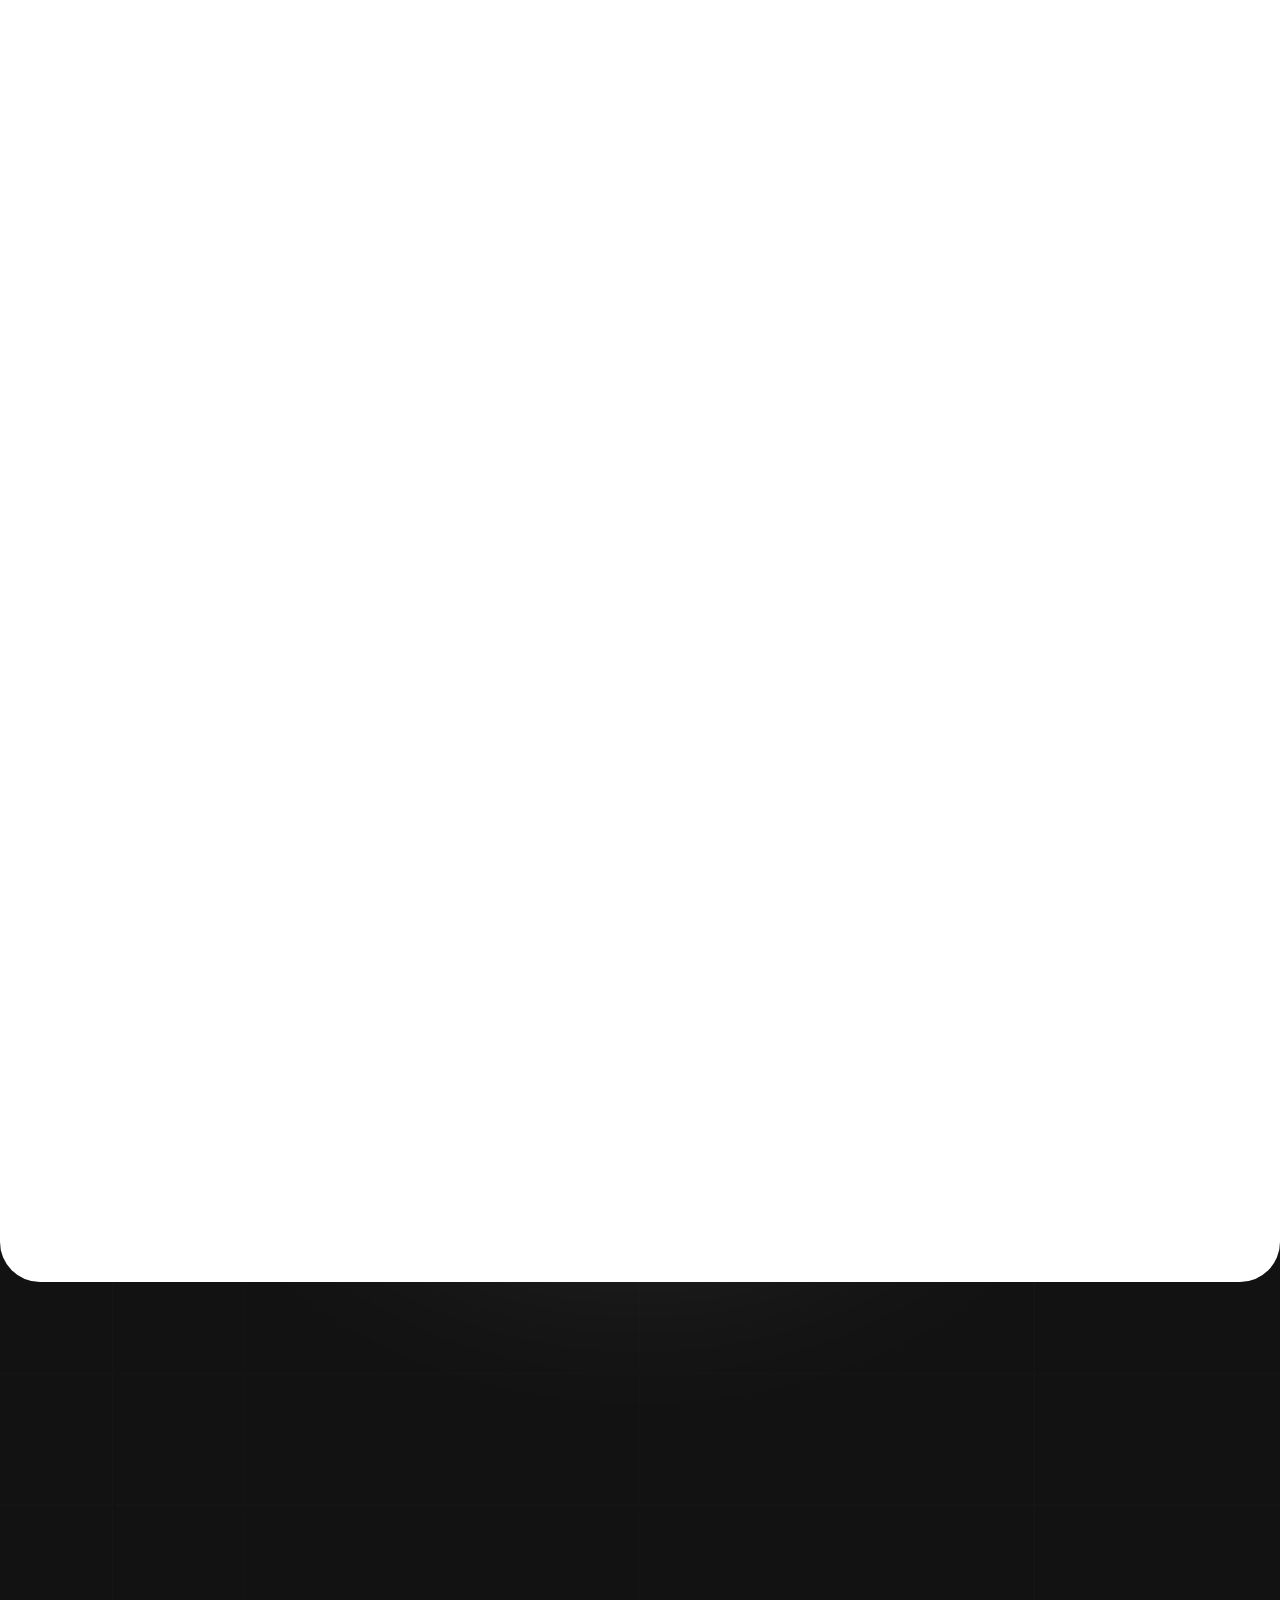
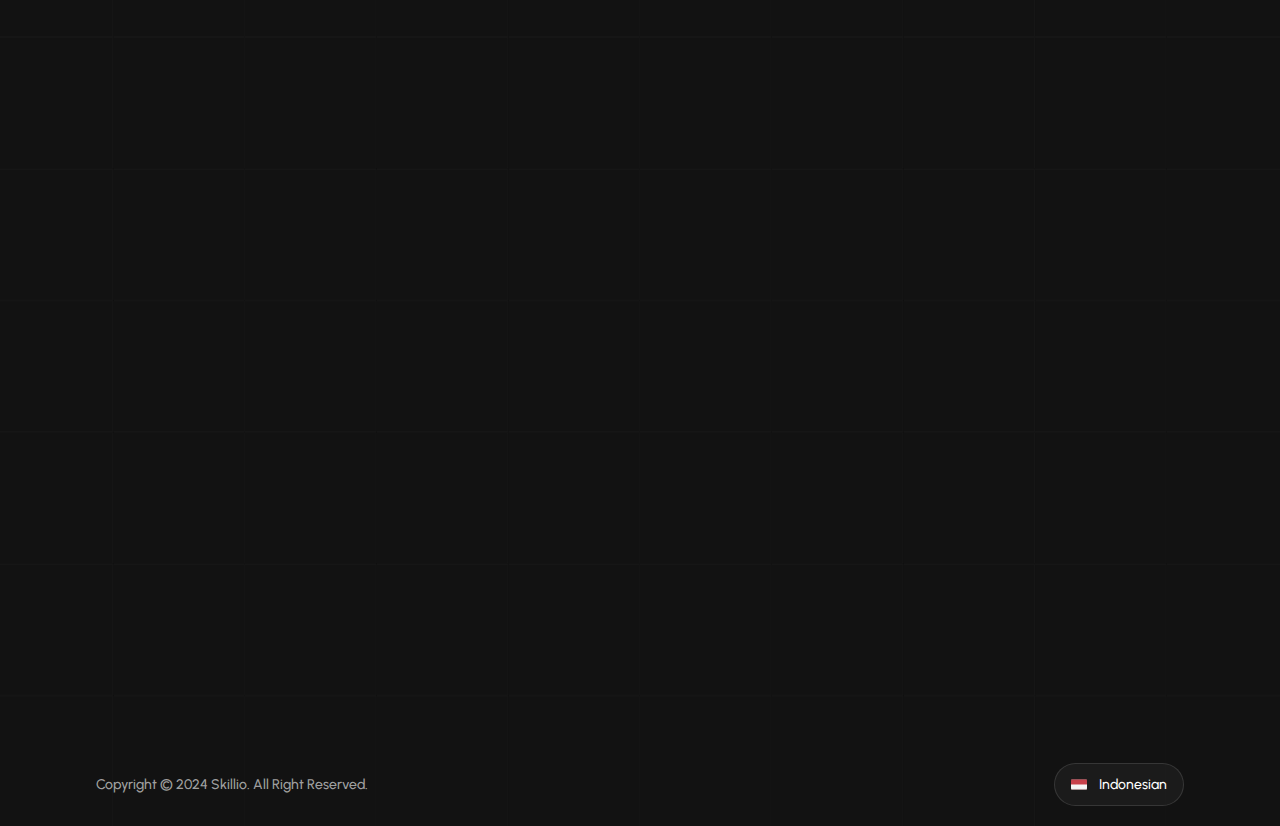
<file: MUHAMMAD IVAN VERDYANSYAH_Website/edit-profile.html>
<!doctype html>
<html lang="en">
<head>
    <meta charset="UTF-8">
    <meta name="viewport"
          content="width=device-width, user-scalable=no, initial-scale=1.0, maximum-scale=1.0, minimum-scale=1.0">
    <meta http-equiv="X-UA-Compatible" content="ie=edge">
    <title>Edit Profile Page | Skillio</title>

    <!-- STYLE CSS -->
    <link rel="stylesheet" href="css/main.css">
    <link rel="stylesheet" href="css/custom-keyframe.css">
    <link rel="stylesheet" href="css/component.css">
    <link rel="stylesheet" href="css/component/navbar.css">
    <link rel="stylesheet" href="css/custom-framework.css">
    <link rel="stylesheet" href="css/page/main.css">
    <link rel="stylesheet" href="css/component/footer.css">
    <link rel="stylesheet" href="css/component/progress-bar.css">
    <link rel="stylesheet" href="css/responsive.css">
    <!-- END STYLE CSS -->

    <!-- FAVICON MATIC -->
    <link rel="apple-touch-icon-precomposed" sizes="57x57" href="assets/favicon/apple-touch-icon-57x57.png" />
    <link rel="apple-touch-icon-precomposed" sizes="114x114" href="assets/favicon/apple-touch-icon-114x114.png" />
    <link rel="apple-touch-icon-precomposed" sizes="72x72" href="assets/favicon/apple-touch-icon-72x72.png" />
    <link rel="apple-touch-icon-precomposed" sizes="144x144" href="assets/favicon/apple-touch-icon-144x144.png" />
    <link rel="apple-touch-icon-precomposed" sizes="60x60" href="assets/favicon/apple-touch-icon-60x60.png" />
    <link rel="apple-touch-icon-precomposed" sizes="120x120" href="assets/favicon/apple-touch-icon-120x120.png" />
    <link rel="apple-touch-icon-precomposed" sizes="76x76" href="assets/favicon/apple-touch-icon-76x76.png" />
    <link rel="apple-touch-icon-precomposed" sizes="152x152" href="assets/favicon/apple-touch-icon-152x152.png" />
    <link rel="icon" type="image/png" href="assets/favicon/favicon-196x196.png" sizes="196x196" />
    <link rel="icon" type="image/png" href="assets/favicon/favicon-96x96.png" sizes="96x96" />
    <link rel="icon" type="image/png" href="assets/favicon/favicon-32x32.png" sizes="32x32" />
    <link rel="icon" type="image/png" href="assets/favicon/favicon-16x16.png" sizes="16x16" />
    <link rel="icon" type="image/png" href="assets/favicon/favicon-128.png" sizes="128x128" />
    <meta name="application-name" content="&nbsp;"/>
    <meta name="msapplication-TileColor" content="#FFFFFF" />
    <meta name="msapplication-TileImage" content="mstile-144x144.png" />
    <meta name="msapplication-square70x70logo" content="mstile-70x70.png" />
    <meta name="msapplication-square150x150logo" content="mstile-150x150.png" />
    <meta name="msapplication-wide310x150logo" content="mstile-310x150.png" />
    <meta name="msapplication-square310x310logo" content="mstile-310x310.png" />
    <!-- END FAVICON MATIC -->
</head>
<body>
    <!-- MAIN PAGE -->
    <div class="loader-page">
        <div class="spinner"></div>
    </div>
    <main class="main-page hidden profile edit-profile">
        <div class="progress-wrap">
            <svg class="progress-circle svg-content" width="100%" height="100%" viewBox="-1 -1 102 102">
                <path d="M50,1 a49,49 0 0,1 0,98 a49,49 0 0,1 0,-98" />
            </svg>
        </div>
        <nav class="navbar d-flex flex-column">
            <div class="navbar-link d-flex justify-content-center" style="width: 100%;">
                <div class="container d-flex justify-content-between align-items-center">
                    <div class="wrapper d-flex align-items-center">
                        <a href="index.html" onclick="animationRedirect('index.html')" class="link-brand">
                            <img src="assets/brands/brand-text-secondary.svg" alt="Brand Text" width="86" class="brand-text">
                            <span class="brand-image"></span>
                        </a>
                        <div class="link-item d-flex align-items-center">
                            <button class="button-category">Categories</button>
                            <a href="index.html" onclick="animationRedirect('index.html')">Home</a>
                            <a href="about.html" onclick="animationRedirect('about.html')">About</a>
                            <a href="course.html" onclick="animationRedirect('course.html')">Course</a>
                            <div class="popup d-flex">
                                <div class="category-list hidden d-flex flex-column">
                                </div>
                                <div class="sub-category-list hidden d-flex flex-column">
                                </div>
                            </div>
                        </div>
                    </div>
                    <div class="link-profile d-flex align-items-center">
                        <a href="wishlist.html" onclick="animationRedirect('wishlist.html')" class="profile-wrapper d-flex align-items-center justify-content-center">
                            <img src="assets/icons/like-outline-light.svg" alt="Like Icon" width="18" class="like-icon">
                        </a>
                        <a href="cart.html" onclick="animationRedirect('cart.html')" class="profile-wrapper d-flex align-items-center justify-content-center">
                            <img src="assets/icons/cart-outline-light.svg" alt="Cart Icon" width="20" class="cart-icon">
                        </a>
                        <a href="profile.html" onclick="animationRedirect('profile.html')" class="profile-wrapper d-flex align-items-center justify-content-center">
                            <span class="profile-name">Aditya Prayatna</span>
                            <img src="assets/profile/profile-image.svg" alt="Profile Image" class="profile-image">
                        </a>
                        <button class="profile-wrapper d-flex align-items-center justify-content-center hamburger">
                            <img src="assets/icons/hamburger-light.svg" alt="Hamburger Icon" width="19" class="hamburger-icon">
                        </button>
                    </div>
                </div>
            </div>
            <div class="navbar-category d-flex justify-content-center align-items-center">
                <div class="container d-flex justify-content-center align-items-center"></div>
            </div>
        </nav>
        <div class="navbar-mobile hidden d-flex flex-column align-items-center justify-content-center">
            <a href="index.html" onclick="animationRedirect('index.html')">Home</a>
            <a href="about.html" onclick="animationRedirect('about.html')">About</a>
            <a href="course.html" onclick="animationRedirect('course.html')">Course</a>
            <a href="profile.html" onclick="animationRedirect('profile.html')">Profile</a>
        </div>
        <section class="hero hero-profile d-flex align-items-center" id="hero">
            <div class="container d-flex align-items-end justify-content-center">
                <img src="assets/components/component-doughnut.svg" alt="Component Doughnut" width="150" class="component-doughnut">
                <div class="hero-content d-flex align-items-center">
                    <div class="wrapper d-flex flex-column align-items-start">
                        <h1 class="headline">My Learning</h1>
                        <div class="menu-link d-flex align-items-center">
                            <a href="profile.html" onclick="animationRedirect('profile.html')" class="active">Public Profile</a>
                            <a href="my-course.html" onclick="animationRedirect('my-course.html')">All Course</a>
                            <a href="cart.html" onclick="animationRedirect('cart.html')">My Cart</a>
                            <a href="wishlist.html" onclick="animationRedirect('wishlist.html')">My Wishlist</a>
                        </div>
                    </div>
                </div>
            </div>
        </section>
        <div class="main-wrapper">
            <section class="profile content-gap" id="profile" style="padding-top: 24px;">
                <div class="container d-flex flex-column align-items-center">
                    <div class="section-content">
                        <div class="content-data">
                            <h6 class="title">Personal Data</h6>
                            <div class="content-image d-flex flex-column" style="gap: 16px;">
                                <img src="assets/profile/profile-other.svg" class="tag-image" alt="Profile Image" style="width: 100%; border-radius: 9999px;">
                                <input type="file" id="image" class="input-image">
                                <label for="image" class="button-file">Change Image</label>
                            </div>
                            <form>
                                <div class="form-input">
                                    <input type="text" id="username" class="input" autocomplete="off" placeholder=" " value="Aditya">
                                    <label for="username">Username</label>
                                </div>
                                <div class="form-input">
                                    <input type="text" id="fullname" class="input" autocomplete="off" placeholder=" " value="Aditya Prayatna">
                                    <label for="fullname">Fullname</label>
                                </div>
                                <div class="form-input">
                                    <input type="email" id="email" class="input" autocomplete="off" placeholder=" " value="adityaprayatna@gmail.com">
                                    <label for="email">Email</label>
                                </div>
                                <div class="form-input">
                                    <input type="text" id="phone_number" class="input" autocomplete="off" placeholder=" " value="081238484005">
                                    <label for="phone_number">Phone Number</label>
                                </div>
                                <div class="form-input">
                                    <input type="text" id="date_of_birth" class="input" autocomplete="off" placeholder=" " value="09 March 2005">
                                    <label for="date_of_birth">Date of Birth</label>
                                </div>
                                <div class="form-input">
                                    <input type="text" id="origin" class="input" autocomplete="off" placeholder=" " value="Denpasar, Bali">
                                    <label for="origin">Origin</label>
                                </div>
                                <div class="form-input">
                                    <select id="gender" class="input" autocomplete="off" placeholder=" " value="male">
                                        <option value="male">Male</option>
                                        <option value="female">Female</option>
                                    </select>
                                    <label for="gender">Gender</label>
                                </div>
                                <div class="form-input">
                                    <select id="role" class="input" autocomplete="off" placeholder=" " value="student">
                                        <option value="instructor">Instructor</option>
                                        <option value="student">Student</option>
                                    </select>
                                    <label for="role">Role</label>
                                </div>
                                <div class="form-input" style="grid-column: 1 / span 2;">
                                    <select id="status" class="input" autocomplete="off" placeholder=" " value="active">
                                        <option value="active">Active</option>
                                        <option value="unactive">Unactive</option>
                                    </select>
                                    <label for="status">Status</label>
                                </div>
                                <div class="button-group d-flex align-items-center" style="width: 100%; grid-column: 1 / span 2;">
                                    <a href="profile.html" onclick="animationRedirect('profile.html')" class="button-primary" style="width: 100%; text-align: center;">
                                        <span>Save Changes</span>
                                    </a>
                                    <a href="profile.html" onclick="animationRedirect('profile.html')" class="button-dark" style="width: 100%; text-align: center;">
                                        <span>Cancel Edit</span>
                                    </a>
                                </div>
                            </form>
                        </div>
                    </div>
                </div>
            </section>
        </div>
        <div class="main-footer">
            <section class="cta" id="cta">
                <div class="container d-flex justify-content-center" style="position: relative;">
                    <div class="content d-flex flex-column align-items-center">
                        <h2 class="title">Unlock Your Potential and Start Building the Career of Your Dreams</h2>
                        <p class="description">Your future starts here. Whether you’re looking to sharpen your skills or explore new opportunities, Skillio is the platform that will guide you toward success. Join our growing community of learners and professionals who are shaping the future of work through knowledge and innovation.</p>
                        <div class="button-group d-flex align-items-center">
                            <a href="index.html" onclick="animationRedirect('index.html')" class="button-primary reverse" style="width: fit-content !important;">
                                <span>Get Started Now</span>
                            </a>
                            <a href="course.html" onclick="animationRedirect('course.html')" class="button-secondary">
                                <span>Browse Courses</span>
                            </a>
                        </div>
                    </div>
                </div>
                <img src="assets/components/component-rounded-light.svg" alt="Background Light Blur" width="1200" class="background-light-blur">
            </section>
            <div class="container">
                <footer class="footer" id="footer">
                    <div class="footer-header d-flex justify-content-between align-items-center">
                        <a href="index.html" onclick="animationRedirect('index.html')">
                            <img src="assets/brands/brand-text-secondary.svg" alt="Brand Text" width="82">
                        </a>
                        <div class="sosmed-group d-flex align-items-center">
                            <a href="https://www.facebook.com/" target="_blank" class="sosmed-item d-flex align-items-center justify-content-center">
                                <span class="facebook-icon"></span>
                            </a>
                            <a href="https://www.whatsapp.com/" target="_blank" class="sosmed-item d-flex align-items-center justify-content-center">
                                <span class="whatsapp-icon"></span>
                            </a>
                            <a href="https://www.twitter.com/" target="_blank" class="sosmed-item d-flex align-items-center justify-content-center">
                                <span class="twitter-icon"></span>
                            </a>
                        </div>
                    </div>
                    <div class="footer-list">
                        <div class="list-link d-flex flex-column">
                            <h6>Quick Link</h6>
                            <a href="index.html" onclick="animationRedirect('index.html')">Home</a>
                            <a href="category.html" onclick="animationRedirect('category.html')">Categories</a>
                            <a href="about.html" onclick="animationRedirect('about.html')">About Us</a>
                            <a href="course.html" onclick="animationRedirect('course.html')">Course</a>
                        </div>
                        <div class="list-link d-flex flex-column">
                            <h6>Why Choose Us</h6>
                            <a href="index.html#whyChooseUs" onclick="animationRedirect('index.html#whyChooseUs')">Tailored Learning Paths</a>
                            <a href="index.html#whyChooseUs" onclick="animationRedirect('index.html#whyChooseUs')">Top-Tier Instructors</a>
                            <a href="index.html#whyChooseUs" onclick="animationRedirect('index.html#whyChooseUs')">Interactive Community</a>
                            <a href="index.html#whyChooseUs" onclick="animationRedirect('index.html#whyChooseUs')">Comprehensive Support</a>
                            <a href="index.html#whyChooseUs" onclick="animationRedirect('index.html#whyChooseUs')">Real-World Skills</a>
                        </div>
                        <div class="list-link d-flex flex-column">
                            <h6>Benefit With Us</h6>
                            <a href="index.html#benefit" onclick="animationRedirect('index.html#benefit')">Flexible Learning</a>
                            <a href="index.html#benefit" onclick="animationRedirect('index.html#benefit')">Expert Mentors</a>
                            <a href="index.html#benefit" onclick="animationRedirect('index.html#benefit')">Real-World Projects</a>
                            <a href="index.html#benefit" onclick="animationRedirect('index.html#benefit')">Career Growth Opportunities</a>
                        </div>
                        <div class="list-link d-flex flex-column">
                            <h6>Help & Guide</h6>
                            <button type="button">Terms & Conditions</button>
                            <button type="button">Privacy Policy</button>
                            <button type="button">Contact Us</button>
                        </div>
                    </div>
                </footer>
                <div class="copyright d-flex align-items-center justify-content-between">
                    <p>Copyright © 2024 Skillio. All Right Reserved.</p>
                    <button type="button" class="badge-language d-flex align-items-center">
                        <img src="assets/icons/indonesia-flag.svg" alt="Indonesian Flag" width="16">
                        <span>Indonesian</span>
                    </button>
                </div>
            </div>
        </div>
    </main>
    <!-- END MAIN PAGE -->

    <!-- SCRIPT JS -->
    <script src="lib/jquery/jquery.min.js"></script>
    <script src="js/script.js"></script>
    <script src="js/animation/animation-navbar.js"></script>
    <script src="js/animation/animation-profile.js"></script>
    <script src="js/progress-bar.js"></script>
    <script>
        const tagKendaraan = document.querySelector('.tag-image');
        const inputKendaraan = document.querySelector('.input-image');

        inputKendaraan.addEventListener('change', function() {
            tagKendaraan.src = URL.createObjectURL(inputKendaraan.files[0]);
        });

        function animationRedirect(moveTo) {
            $('.main-page').addClass('slide-bottom')
            setTimeout(() => {
                changeURL(moveTo)
            }, 250)
            event.preventDefault()
        }

        $(document).ready(function() {
            $('.input-image').on('change', function() {
                const file = this.files[0];
                if (file) { $('.tag-image').attr('src', URL.createObjectURL(file)) }
            });
        });
    </script>
    <!-- SCRIPT JS -->
</body>
</html>
</file>
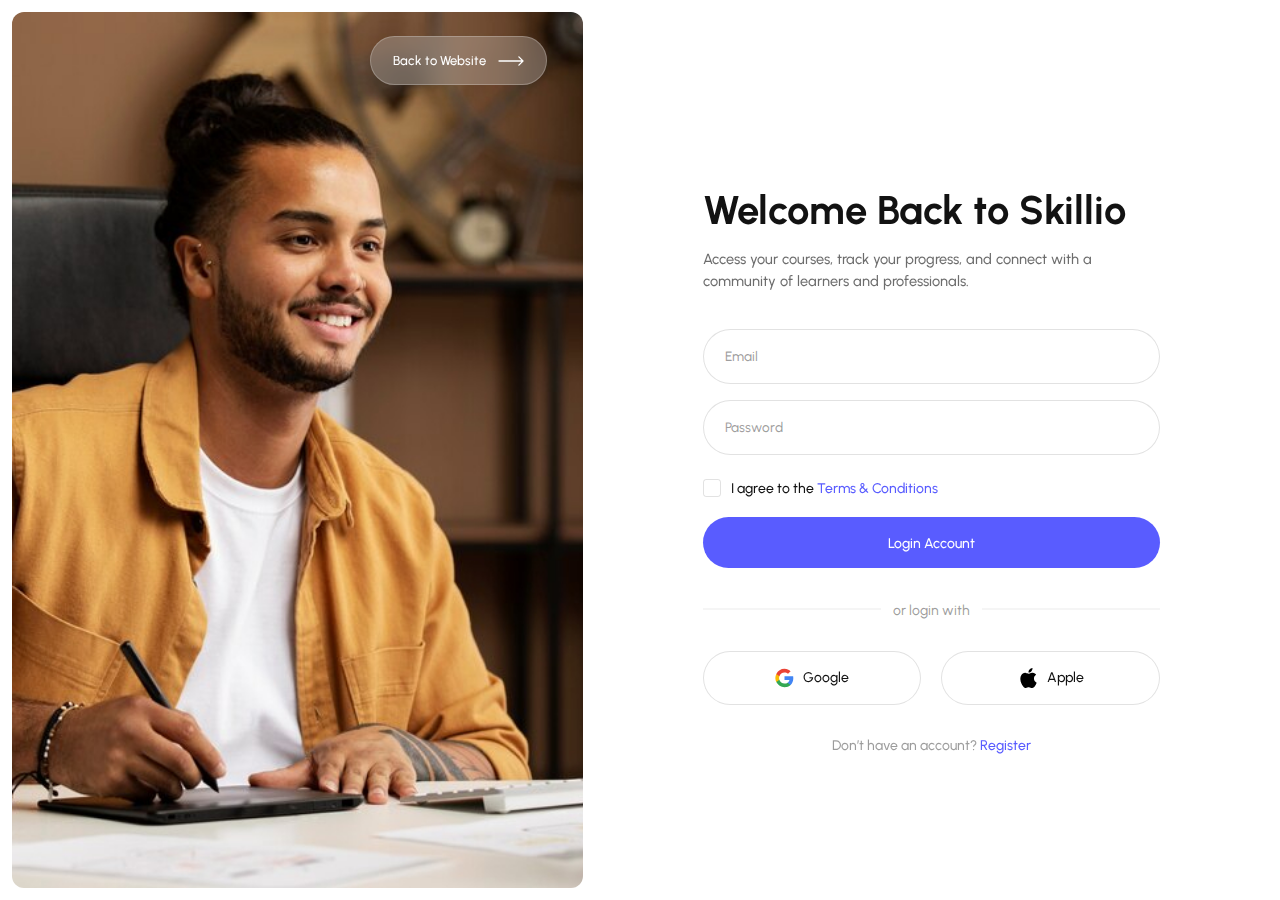
<file: MUHAMMAD IVAN VERDYANSYAH_Website/login.html>
<!doctype html>
<html lang="en">
<head>
    <meta charset="UTF-8">
    <meta name="viewport"
          content="width=device-width, user-scalable=no, initial-scale=1.0, maximum-scale=1.0, minimum-scale=1.0">
    <meta http-equiv="X-UA-Compatible" content="ie=edge">
    <title>Login Page | Skillio</title>

    <!-- STYLE CSS -->
    <link rel="stylesheet" href="css/main.css">
    <link rel="stylesheet" href="css/custom-keyframe.css">
    <link rel="stylesheet" href="css/component.css">
    <link rel="stylesheet" href="css/custom-framework.css">
    <link rel="stylesheet" href="css/page/authentication.css">
    <link rel="stylesheet" href="css/responsive.css">
    <!-- END STYLE CSS -->

    <!-- FAVICON MATIC -->
    <link rel="apple-touch-icon-precomposed" sizes="57x57" href="assets/favicon/apple-touch-icon-57x57.png" />
    <link rel="apple-touch-icon-precomposed" sizes="114x114" href="assets/favicon/apple-touch-icon-114x114.png" />
    <link rel="apple-touch-icon-precomposed" sizes="72x72" href="assets/favicon/apple-touch-icon-72x72.png" />
    <link rel="apple-touch-icon-precomposed" sizes="144x144" href="assets/favicon/apple-touch-icon-144x144.png" />
    <link rel="apple-touch-icon-precomposed" sizes="60x60" href="assets/favicon/apple-touch-icon-60x60.png" />
    <link rel="apple-touch-icon-precomposed" sizes="120x120" href="assets/favicon/apple-touch-icon-120x120.png" />
    <link rel="apple-touch-icon-precomposed" sizes="76x76" href="assets/favicon/apple-touch-icon-76x76.png" />
    <link rel="apple-touch-icon-precomposed" sizes="152x152" href="assets/favicon/apple-touch-icon-152x152.png" />
    <link rel="icon" type="image/png" href="assets/favicon/favicon-196x196.png" sizes="196x196" />
    <link rel="icon" type="image/png" href="assets/favicon/favicon-96x96.png" sizes="96x96" />
    <link rel="icon" type="image/png" href="assets/favicon/favicon-32x32.png" sizes="32x32" />
    <link rel="icon" type="image/png" href="assets/favicon/favicon-16x16.png" sizes="16x16" />
    <link rel="icon" type="image/png" href="assets/favicon/favicon-128.png" sizes="128x128" />
    <meta name="application-name" content="&nbsp;"/>
    <meta name="msapplication-TileColor" content="#FFFFFF" />
    <meta name="msapplication-TileImage" content="mstile-144x144.png" />
    <meta name="msapplication-square70x70logo" content="mstile-70x70.png" />
    <meta name="msapplication-square150x150logo" content="mstile-150x150.png" />
    <meta name="msapplication-wide310x150logo" content="mstile-310x150.png" />
    <meta name="msapplication-square310x310logo" content="mstile-310x310.png" />
    <!-- END FAVICON MATIC -->
</head>
<body>
    <!-- LOGIN PAGE -->
    <div class="loader-page">
        <div class="spinner"></div>
    </div>
    <main class="main-page hidden authentication-page login d-flex justify-content-center">
        <div class="authentication-banner none-tablet">
            <img src="assets/banners/login.jpg" alt="Login Banner" class="banner-image" draggable="false">
            <a href="index.html" class="button-blur-light d-flex align-items-center button-to-main">
                <span>Back to Website</span>
                <span class="arrow-button"></span>
            </a>
        </div>
        <div class="authentication-form d-flex align-items-center justify-content-center">
            <div class="content">
                <h2 class="title">Welcome Back to Skillio</h2>
                <div class="description">Access your courses, track your progress, and connect with a community of learners and professionals.</div>
                <form>
                    <div class="form-input">
                        <input type="email" id="email" class="input" autocomplete="off" placeholder=" ">
                        <label for="email">Email</label>
                    </div>
                    <div class="form-input">
                        <input type="password" id="password" class="input" autocomplete="off" placeholder=" ">
                        <label for="password">Password</label>
                    </div>
                    <div class="form-input">
                        <input type="checkbox" id="agree">
                        <div class="checkbox d-flex align-items-center justify-content-center">
                            <img src="assets/icons/checklist-light.svg" alt="Checklist Light">
                        </div>
                        <label for="agree">I agree to the <a href="">Terms & Conditions</a></label>
                    </div>
                    <a href="index.html" class="button-primary button-to-main" style="width: 100%; text-align: center;">
                        <span>Login Account</span>
                    </a>
                </form>
                <p class="other">
                    <span class="line"></span>
                    <span>or login with</span>
                </p>
                <div class="button-group d-flex align-items-center">
                    <a href="javascript:void(0)" class="button-blank d-flex align-items-center justify-content-center">
                        <img src="assets/icons/google.svg" alt="Google Icon">
                        <span>Google</span>
                    </a>
                    <a href="javascript:void(0)" class="button-blank d-flex align-items-center justify-content-center">
                        <img src="assets/icons/apple.svg" alt="Apple Icon">
                        <span>Apple</span>
                    </a>
                </div>
                <p class="link-redirect">Don’t have an account? <a href="register.html" class="button-to-register">Register</a></p>
            </div>
        </div>
    </main>
    <!-- END LOGIN PAGE -->

    <!-- SCRIPT JS -->
    <script src="lib/jquery/jquery.min.js"></script>
    <script src="js/script.js"></script>
    <script src="js/animation/animation-login.js"></script>
    <script>
        $(document).ready(function () {
            $('.button-to-register').on('click', function(event) {
                $('.main-page').addClass('slide-left')
                setTimeout(() => {
                    changeURL('register.html')
                }, 250)
                event.preventDefault()
            })

            $('.button-to-main').on('click', function(event) {
                $('.main-page').addClass('slide-bottom')
                setTimeout(() => {
                    changeURL('index.html')
                }, 250)
                event.preventDefault()
            })
        })
    </script>
    <!-- END SCRIPT JS -->
</body>
</html>
</file>
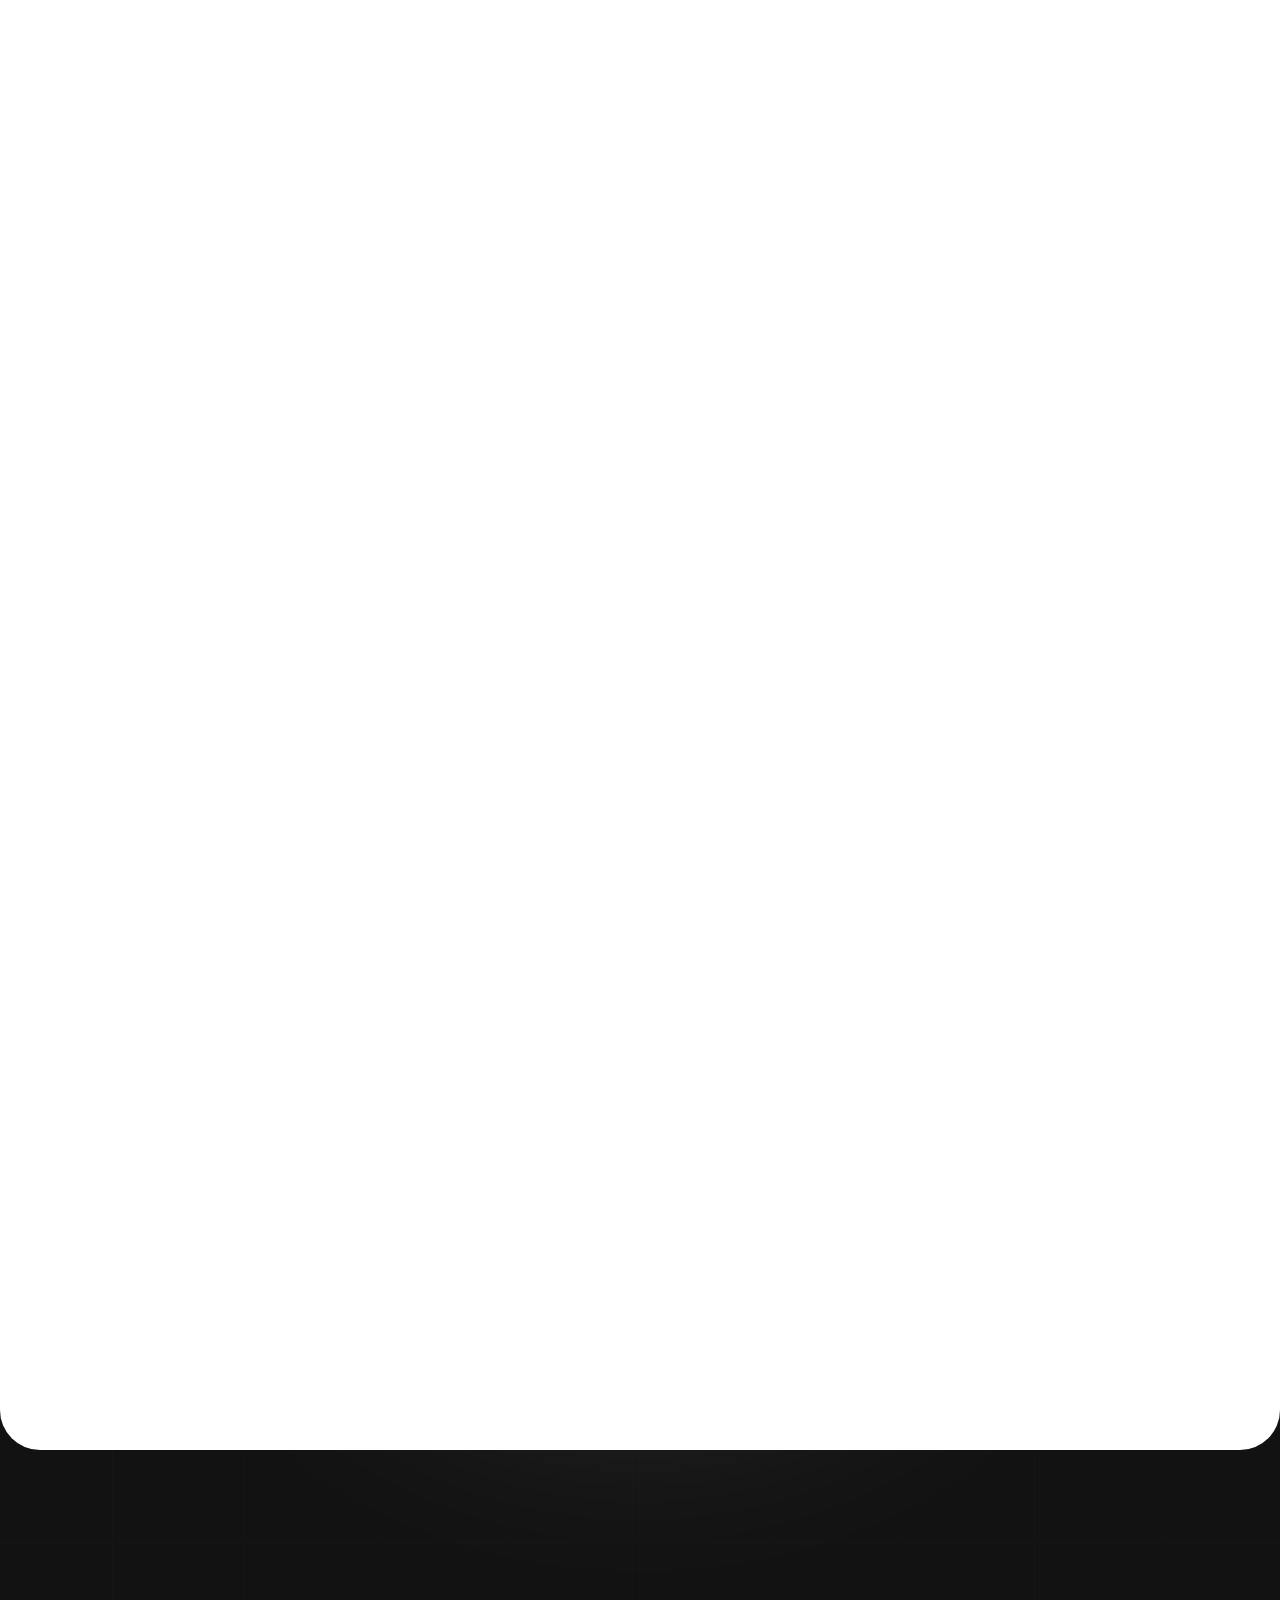
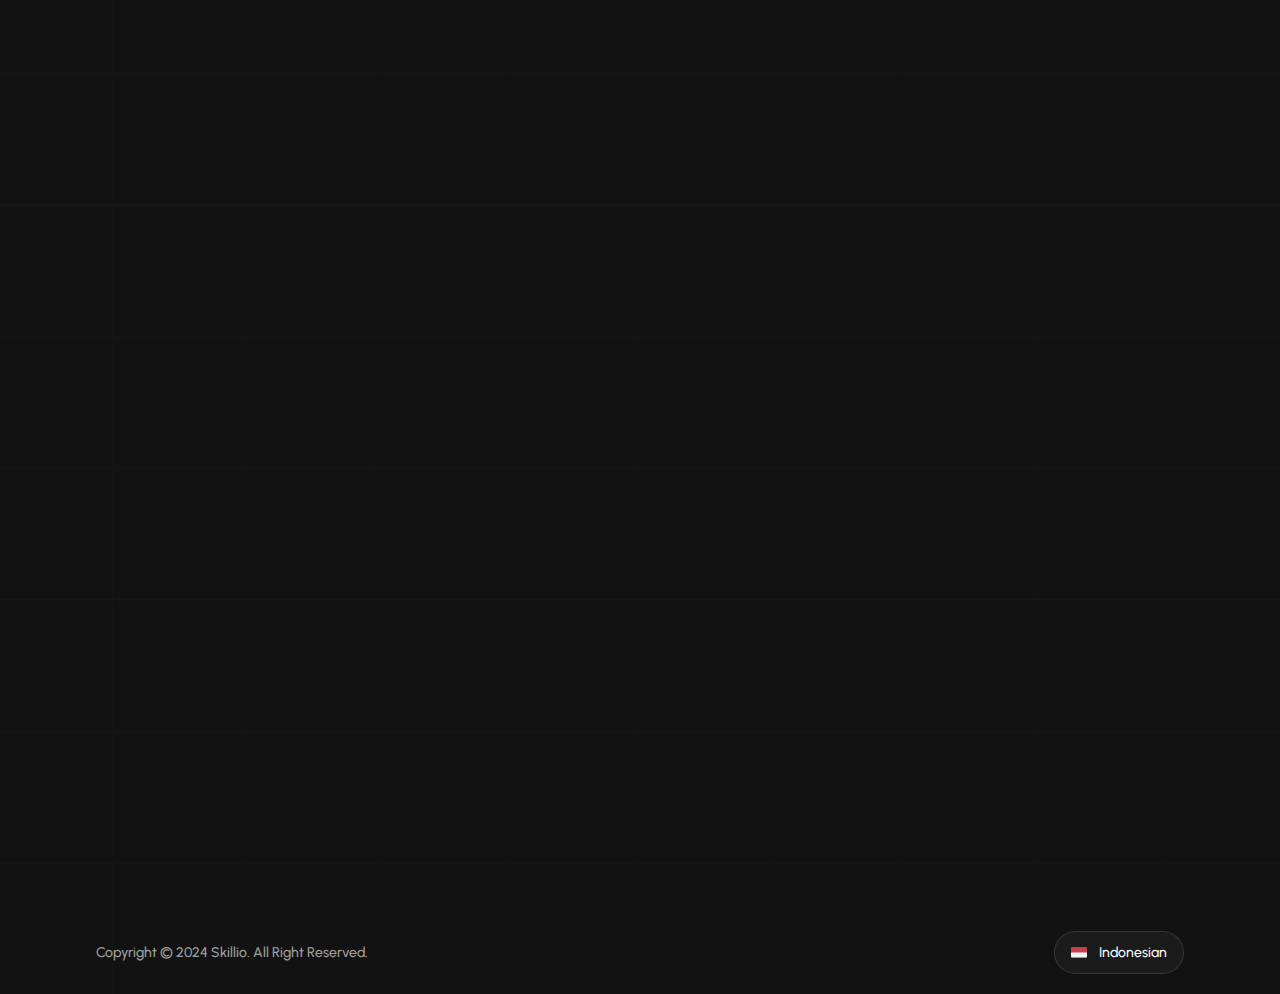
<file: MUHAMMAD IVAN VERDYANSYAH_Website/my-course.html>
<!doctype html>
<html lang="en">
<head>
    <meta charset="UTF-8">
    <meta name="viewport"
          content="width=device-width, user-scalable=no, initial-scale=1.0, maximum-scale=1.0, minimum-scale=1.0">
    <meta http-equiv="X-UA-Compatible" content="ie=edge">
    <title>My Course Page | Skillio</title>

    <!-- STYLE CSS -->
    <link rel="stylesheet" href="css/main.css">
    <link rel="stylesheet" href="css/custom-keyframe.css">
    <link rel="stylesheet" href="css/component.css">
    <link rel="stylesheet" href="css/component/navbar.css">
    <link rel="stylesheet" href="css/custom-framework.css">
    <link rel="stylesheet" href="css/page/main.css">
    <link rel="stylesheet" href="css/component/footer.css">
    <link rel="stylesheet" href="css/component/progress-bar.css">
    <link rel="stylesheet" href="css/responsive.css">
    <!-- END STYLE CSS -->

    <!-- FAVICON MATIC -->
    <link rel="apple-touch-icon-precomposed" sizes="57x57" href="assets/favicon/apple-touch-icon-57x57.png" />
    <link rel="apple-touch-icon-precomposed" sizes="114x114" href="assets/favicon/apple-touch-icon-114x114.png" />
    <link rel="apple-touch-icon-precomposed" sizes="72x72" href="assets/favicon/apple-touch-icon-72x72.png" />
    <link rel="apple-touch-icon-precomposed" sizes="144x144" href="assets/favicon/apple-touch-icon-144x144.png" />
    <link rel="apple-touch-icon-precomposed" sizes="60x60" href="assets/favicon/apple-touch-icon-60x60.png" />
    <link rel="apple-touch-icon-precomposed" sizes="120x120" href="assets/favicon/apple-touch-icon-120x120.png" />
    <link rel="apple-touch-icon-precomposed" sizes="76x76" href="assets/favicon/apple-touch-icon-76x76.png" />
    <link rel="apple-touch-icon-precomposed" sizes="152x152" href="assets/favicon/apple-touch-icon-152x152.png" />
    <link rel="icon" type="image/png" href="assets/favicon/favicon-196x196.png" sizes="196x196" />
    <link rel="icon" type="image/png" href="assets/favicon/favicon-96x96.png" sizes="96x96" />
    <link rel="icon" type="image/png" href="assets/favicon/favicon-32x32.png" sizes="32x32" />
    <link rel="icon" type="image/png" href="assets/favicon/favicon-16x16.png" sizes="16x16" />
    <link rel="icon" type="image/png" href="assets/favicon/favicon-128.png" sizes="128x128" />
    <meta name="application-name" content="&nbsp;"/>
    <meta name="msapplication-TileColor" content="#FFFFFF" />
    <meta name="msapplication-TileImage" content="mstile-144x144.png" />
    <meta name="msapplication-square70x70logo" content="mstile-70x70.png" />
    <meta name="msapplication-square150x150logo" content="mstile-150x150.png" />
    <meta name="msapplication-wide310x150logo" content="mstile-310x150.png" />
    <meta name="msapplication-square310x310logo" content="mstile-310x310.png" />
    <!-- END FAVICON MATIC -->
</head>
<body>
    <!-- MAIN PAGE -->
    <div class="loader-page">
        <div class="spinner"></div>
    </div>
    <main class="main-page hidden profile">
        <div class="progress-wrap">
            <svg class="progress-circle svg-content" width="100%" height="100%" viewBox="-1 -1 102 102">
                <path d="M50,1 a49,49 0 0,1 0,98 a49,49 0 0,1 0,-98" />
            </svg>
        </div>
        <nav class="navbar d-flex flex-column">
            <div class="navbar-link d-flex justify-content-center" style="width: 100%;">
                <div class="container d-flex justify-content-between align-items-center">
                    <div class="wrapper d-flex align-items-center">
                        <a href="index.html" onclick="animationRedirect('index.html')" class="link-brand">
                            <img src="assets/brands/brand-text-secondary.svg" alt="Brand Text" width="86" class="brand-text">
                            <span class="brand-image"></span>
                        </a>
                        <div class="link-item d-flex align-items-center">
                            <button class="button-category">Categories</button>
                            <a href="index.html" onclick="animationRedirect('index.html')">Home</a>
                            <a href="about.html" onclick="animationRedirect('about.html')">About</a>
                            <a href="course.html" onclick="animationRedirect('course.html')">Course</a>
                            <div class="popup d-flex">
                                <div class="category-list hidden d-flex flex-column">
                                </div>
                                <div class="sub-category-list hidden d-flex flex-column">
                                </div>
                            </div>
                        </div>
                    </div>
                    <div class="link-profile d-flex align-items-center">
                        <a href="wishlist.html" onclick="animationRedirect('wishlist.html')" class="profile-wrapper d-flex align-items-center justify-content-center">
                            <img src="assets/icons/like-outline-light.svg" alt="Like Icon" width="18" class="like-icon">
                        </a>
                        <a href="cart.html" onclick="animationRedirect('cart.html')" class="profile-wrapper d-flex align-items-center justify-content-center">
                            <img src="assets/icons/cart-outline-light.svg" alt="Cart Icon" width="20" class="cart-icon">
                        </a>
                        <a href="profile.html" onclick="animationRedirect('profile.html')" class="profile-wrapper d-flex align-items-center justify-content-center">
                            <span class="profile-name">Aditya Prayatna</span>
                            <img src="assets/profile/profile-image.svg" alt="Profile Image" class="profile-image">
                        </a>
                        <button class="profile-wrapper d-flex align-items-center justify-content-center hamburger">
                            <img src="assets/icons/hamburger-light.svg" alt="Hamburger Icon" width="19" class="hamburger-icon">
                        </button>
                    </div>
                </div>
            </div>
            <div class="navbar-category d-flex justify-content-center align-items-center">
                <div class="container d-flex justify-content-center align-items-center"></div>
            </div>
        </nav>
        <div class="navbar-mobile hidden d-flex flex-column align-items-center justify-content-center">
            <a href="index.html" onclick="animationRedirect('index.html')">Home</a>
            <a href="about.html" onclick="animationRedirect('about.html')">About</a>
            <a href="course.html" onclick="animationRedirect('course.html')">Course</a>
            <a href="profile.html" onclick="animationRedirect('profile.html')">Profile</a>
        </div>
        <section class="hero hero-profile d-flex align-items-center" id="hero">
            <div class="container d-flex align-items-end justify-content-center">
                <img src="assets/components/component-doughnut.svg" alt="Component Doughnut" width="150" class="component-doughnut">
                <div class="hero-content d-flex align-items-center">
                    <div class="wrapper d-flex flex-column align-items-start">
                        <h1 class="headline">My Learning</h1>
                        <div class="menu-link d-flex align-items-center">
                            <a href="profile.html" onclick="animationRedirect('profile.html')">Public Profile</a>
                            <a href="my-course.html" onclick="animationRedirect('my-course.html')" class="active">All Course</a>
                            <a href="cart.html" onclick="animationRedirect('cart.html')">My Cart</a>
                            <a href="wishlist.html" onclick="animationRedirect('wishlist.html')">My Wishlist</a>
                        </div>
                    </div>
                </div>
            </div>
        </section>
        <div class="main-wrapper">
            <section class="course content-gap" id="course" style="padding-top: 24px;">
                <div class="container d-flex flex-column align-items-center">
                    <div class="section-content">
                    </div>
                </div>
            </section>
        </div>
        <div class="main-footer">
            <section class="cta" id="cta">
                <div class="container d-flex justify-content-center" style="position: relative;">
                    <div class="content d-flex flex-column align-items-center">
                        <h2 class="title">Unlock Your Potential and Start Building the Career of Your Dreams</h2>
                        <p class="description">Your future starts here. Whether you’re looking to sharpen your skills or explore new opportunities, Skillio is the platform that will guide you toward success. Join our growing community of learners and professionals who are shaping the future of work through knowledge and innovation.</p>
                        <div class="button-group d-flex align-items-center">
                            <a href="index.html" onclick="animationRedirect('index.html')" class="button-primary reverse" style="width: fit-content !important;">
                                <span>Get Started Now</span>
                            </a>
                            <a href="course.html" onclick="animationRedirect('course.html')" class="button-secondary">
                                <span>Browse Courses</span>
                            </a>
                        </div>
                    </div>
                </div>
                <img src="assets/components/component-rounded-light.svg" alt="Background Light Blur" width="1200" class="background-light-blur">
            </section>
            <div class="container">
                <footer class="footer" id="footer">
                    <div class="footer-header d-flex justify-content-between align-items-center">
                        <a href="index.html" onclick="animationRedirect('index.html')">
                            <img src="assets/brands/brand-text-secondary.svg" alt="Brand Text" width="82">
                        </a>
                        <div class="sosmed-group d-flex align-items-center">
                            <a href="https://www.facebook.com/" target="_blank" class="sosmed-item d-flex align-items-center justify-content-center">
                                <span class="facebook-icon"></span>
                            </a>
                            <a href="https://www.whatsapp.com/" target="_blank" class="sosmed-item d-flex align-items-center justify-content-center">
                                <span class="whatsapp-icon"></span>
                            </a>
                            <a href="https://www.twitter.com/" target="_blank" class="sosmed-item d-flex align-items-center justify-content-center">
                                <span class="twitter-icon"></span>
                            </a>
                        </div>
                    </div>
                    <div class="footer-list">
                        <div class="list-link d-flex flex-column">
                            <h6>Quick Link</h6>
                            <a href="index.html" onclick="animationRedirect('index.html')">Home</a>
                            <a href="category.html" onclick="animationRedirect('category.html')">Categories</a>
                            <a href="about.html" onclick="animationRedirect('about.html')">About Us</a>
                            <a href="course.html" onclick="animationRedirect('course.html')">Course</a>
                        </div>
                        <div class="list-link d-flex flex-column">
                            <h6>Why Choose Us</h6>
                            <a href="index.html#whyChooseUs" onclick="animationRedirect('index.html#whyChooseUs')">Tailored Learning Paths</a>
                            <a href="index.html#whyChooseUs" onclick="animationRedirect('index.html#whyChooseUs')">Top-Tier Instructors</a>
                            <a href="index.html#whyChooseUs" onclick="animationRedirect('index.html#whyChooseUs')">Interactive Community</a>
                            <a href="index.html#whyChooseUs" onclick="animationRedirect('index.html#whyChooseUs')">Comprehensive Support</a>
                            <a href="index.html#whyChooseUs" onclick="animationRedirect('index.html#whyChooseUs')">Real-World Skills</a>
                        </div>
                        <div class="list-link d-flex flex-column">
                            <h6>Benefit With Us</h6>
                            <a href="index.html#benefit" onclick="animationRedirect('index.html#benefit')">Flexible Learning</a>
                            <a href="index.html#benefit" onclick="animationRedirect('index.html#benefit')">Expert Mentors</a>
                            <a href="index.html#benefit" onclick="animationRedirect('index.html#benefit')">Real-World Projects</a>
                            <a href="index.html#benefit" onclick="animationRedirect('index.html#benefit')">Career Growth Opportunities</a>
                        </div>
                        <div class="list-link d-flex flex-column">
                            <h6>Help & Guide</h6>
                            <button type="button">Terms & Conditions</button>
                            <button type="button">Privacy Policy</button>
                            <button type="button">Contact Us</button>
                        </div>
                    </div>
                </footer>
                <div class="copyright d-flex align-items-center justify-content-between">
                    <p>Copyright © 2024 Skillio. All Right Reserved.</p>
                    <button type="button" class="badge-language d-flex align-items-center">
                        <img src="assets/icons/indonesia-flag.svg" alt="Indonesian Flag" width="16">
                        <span>Indonesian</span>
                    </button>
                </div>
            </div>
        </div>
    </main>
    <!-- END MAIN PAGE -->

    <!-- SCRIPT JS -->
    <script src="lib/jquery/jquery.min.js"></script>
    <script src="js/script.js"></script>
    <script src="js/animation/animation-navbar.js"></script>
    <script src="js/animation/animation-my-course.js"></script>
    <script src="js/progress-bar.js"></script>
    <script>
        function animationRedirect(moveTo) {
            $('.main-page').addClass('slide-bottom')
            setTimeout(() => {
                changeURL(moveTo)
            }, 250)
            event.preventDefault()
        }

        $(document).ready(function () {
            function cardCourse(image, payment, level, course_title, description, instructor, duration, discount, price) {
                return `<a href="detail-course.html" onclick="animationRedirect('detail-course.html')" class="content-course ours d-flex flex-column" style="opacity: 0;">
                                        <img src="assets/courses/${image}" alt="Course Image" style="width: 100%;">
                                        <div class="course-information d-flex flex-column">
                                            <div class="information-category">
                                                <button type="button">${payment}</button>
                                                <button type="button">${level}</button>
                                            </div>
                                            <h6 class="information-title clamp-2">${course_title}</h6>
                                            <p class="information-description clamp-2">${description}</p>
                                            <div class="information-instructor d-flex align-items-center">
                                                <img src="assets/icons/user-dark.svg" alt="Instructor Icon" width="13">
                                                <p>${instructor}</p>
                                            </div>
                                            <div class="information-duration d-flex align-items-center">
                                                <img src="assets/icons/hour-dark.svg" alt="Hour Icon" width="14">
                                                <p>${duration} hours</p>
                                            </div>
                                            <div class="information-progress d-flex align-items-center">
                                                <img src="assets/icons/progress-dark.svg" alt="Progress Icon" width="14">
                                                <p>Progress: 40%</p>
                                            </div>
                                            <div class="information-progress-bar" style="position: relative; width: 100%;">
                                                <div class="bar-back" style="position: relative; width: 100%;"></div>
                                                <div class="bar-front" style="position: absolute; width: 40%;"></div>
                                            </div>
                                        </div>
                                    </a>`
            }

            fetch('./data/course.json')
                .then((response) => {
                    if (!response.ok) {
                        throw new Error(`HTTP error status: ${response.status}`);
                    }
                    return response.json();
                })
                .then((courses) => {
                    courses.forEach((course, index) => {
                        if (index < 6) {
                            $('section.course .section-content').append(cardCourse(
                                course.image,
                                course.payment,
                                course.level,
                                course.course_title,
                                course.description,
                                course.instructor.name,
                                course.duration,
                                course.discount,
                                course.price
                            ));
                        }
                    });
                })
                .catch((error) => console.log("Unable to fetch data:", error));
        });
    </script>
    <!-- SCRIPT JS -->
</body>
</html>
</file>
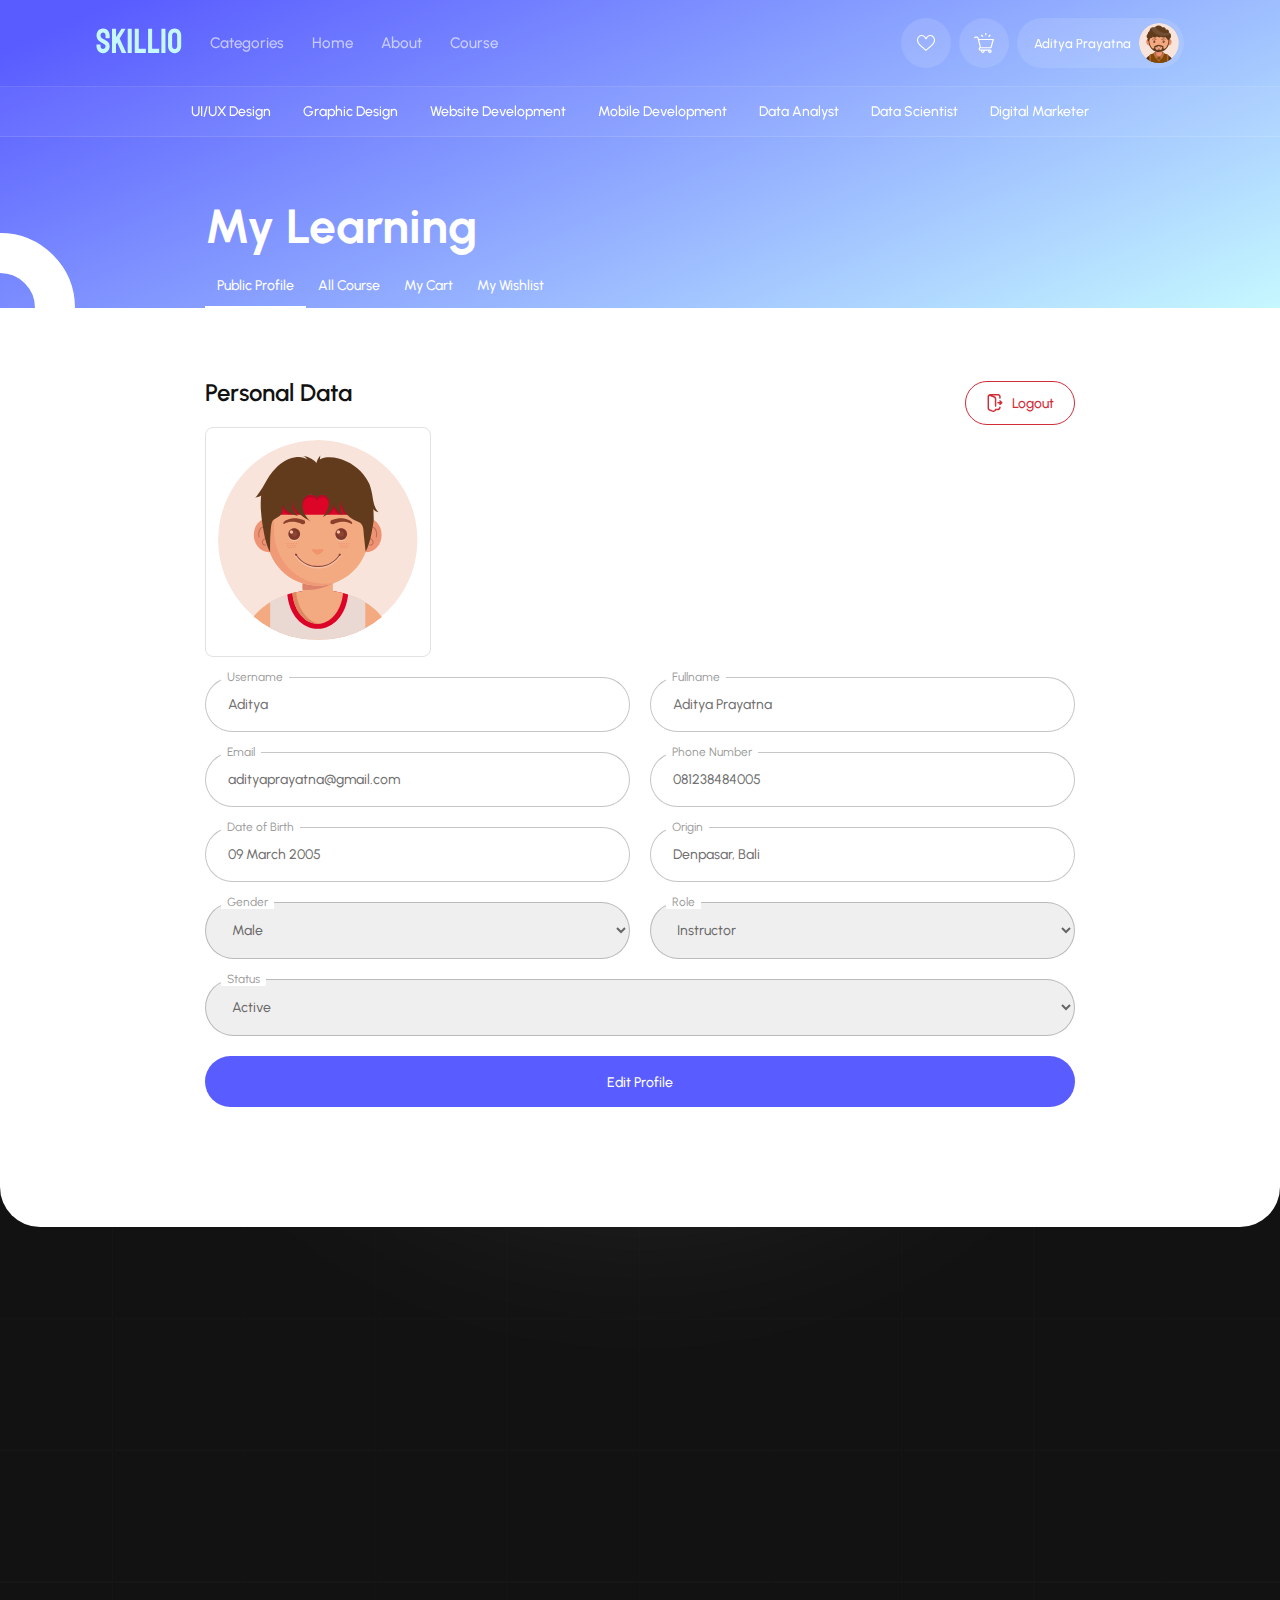
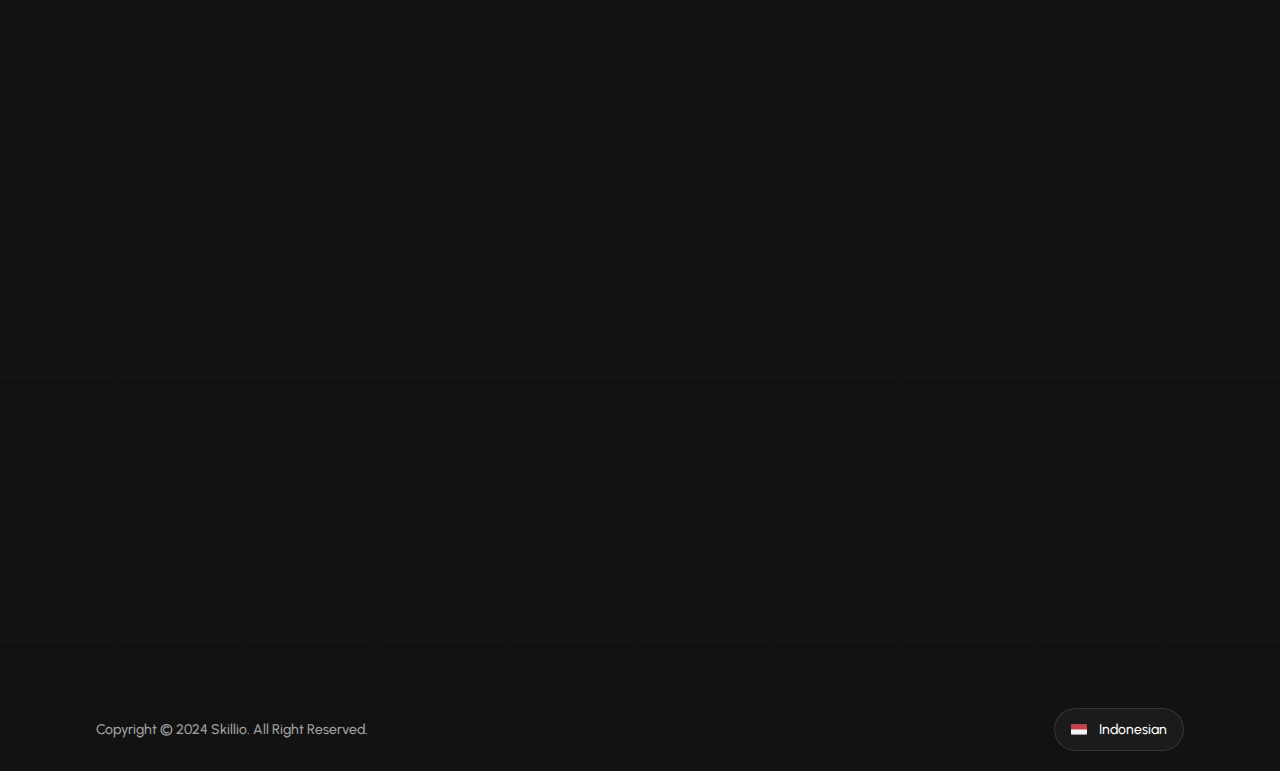
<file: MUHAMMAD IVAN VERDYANSYAH_Website/profile.html>
<!doctype html>
<html lang="en">
<head>
    <meta charset="UTF-8">
    <meta name="viewport"
          content="width=device-width, user-scalable=no, initial-scale=1.0, maximum-scale=1.0, minimum-scale=1.0">
    <meta http-equiv="X-UA-Compatible" content="ie=edge">
    <title>Profile Page | Skillio</title>

    <!-- STYLE CSS -->
    <link rel="stylesheet" href="css/main.css">
    <link rel="stylesheet" href="css/custom-keyframe.css">
    <link rel="stylesheet" href="css/component.css">
    <link rel="stylesheet" href="css/component/navbar.css">
    <link rel="stylesheet" href="css/custom-framework.css">
    <link rel="stylesheet" href="css/page/main.css">
    <link rel="stylesheet" href="css/component/footer.css">
    <link rel="stylesheet" href="css/component/progress-bar.css">
    <link rel="stylesheet" href="css/responsive.css">
    <!-- END STYLE CSS -->

    <!-- FAVICON MATIC -->
    <link rel="apple-touch-icon-precomposed" sizes="57x57" href="assets/favicon/apple-touch-icon-57x57.png" />
    <link rel="apple-touch-icon-precomposed" sizes="114x114" href="assets/favicon/apple-touch-icon-114x114.png" />
    <link rel="apple-touch-icon-precomposed" sizes="72x72" href="assets/favicon/apple-touch-icon-72x72.png" />
    <link rel="apple-touch-icon-precomposed" sizes="144x144" href="assets/favicon/apple-touch-icon-144x144.png" />
    <link rel="apple-touch-icon-precomposed" sizes="60x60" href="assets/favicon/apple-touch-icon-60x60.png" />
    <link rel="apple-touch-icon-precomposed" sizes="120x120" href="assets/favicon/apple-touch-icon-120x120.png" />
    <link rel="apple-touch-icon-precomposed" sizes="76x76" href="assets/favicon/apple-touch-icon-76x76.png" />
    <link rel="apple-touch-icon-precomposed" sizes="152x152" href="assets/favicon/apple-touch-icon-152x152.png" />
    <link rel="icon" type="image/png" href="assets/favicon/favicon-196x196.png" sizes="196x196" />
    <link rel="icon" type="image/png" href="assets/favicon/favicon-96x96.png" sizes="96x96" />
    <link rel="icon" type="image/png" href="assets/favicon/favicon-32x32.png" sizes="32x32" />
    <link rel="icon" type="image/png" href="assets/favicon/favicon-16x16.png" sizes="16x16" />
    <link rel="icon" type="image/png" href="assets/favicon/favicon-128.png" sizes="128x128" />
    <meta name="application-name" content="&nbsp;"/>
    <meta name="msapplication-TileColor" content="#FFFFFF" />
    <meta name="msapplication-TileImage" content="mstile-144x144.png" />
    <meta name="msapplication-square70x70logo" content="mstile-70x70.png" />
    <meta name="msapplication-square150x150logo" content="mstile-150x150.png" />
    <meta name="msapplication-wide310x150logo" content="mstile-310x150.png" />
    <meta name="msapplication-square310x310logo" content="mstile-310x310.png" />
    <!-- END FAVICON MATIC -->
</head>
<body>
<!-- MAIN PAGE -->
<div class="loader-page">
    <div class="spinner"></div>
</div>
<main class="main-page hidden profile">
    <div class="progress-wrap">
        <svg class="progress-circle svg-content" width="100%" height="100%" viewBox="-1 -1 102 102">
            <path d="M50,1 a49,49 0 0,1 0,98 a49,49 0 0,1 0,-98" />
        </svg>
    </div>
    <nav class="navbar d-flex flex-column">
        <div class="navbar-link d-flex justify-content-center" style="width: 100%;">
            <div class="container d-flex justify-content-between align-items-center">
                <div class="wrapper d-flex align-items-center">
                    <a href="index.html" onclick="animationRedirect('index.html')" class="link-brand">
                        <img src="assets/brands/brand-text-secondary.svg" alt="Brand Text" width="86" class="brand-text">
                        <span class="brand-image"></span>
                    </a>
                    <div class="link-item d-flex align-items-center">
                        <button class="button-category">Categories</button>
                        <a href="index.html" onclick="animationRedirect('index.html')">Home</a>
                        <a href="about.html" onclick="animationRedirect('about.html')">About</a>
                        <a href="course.html" onclick="animationRedirect('course.html')">Course</a>
                        <div class="popup d-flex">
                            <div class="category-list hidden d-flex flex-column">
                            </div>
                            <div class="sub-category-list hidden d-flex flex-column">
                            </div>
                        </div>
                    </div>
                </div>
                <div class="link-profile d-flex align-items-center">
                    <a href="wishlist.html" onclick="animationRedirect('wishlist.html')" class="profile-wrapper d-flex align-items-center justify-content-center">
                        <img src="assets/icons/like-outline-light.svg" alt="Like Icon" width="18" class="like-icon">
                    </a>
                    <a href="cart.html" onclick="animationRedirect('cart.html')" class="profile-wrapper d-flex align-items-center justify-content-center">
                        <img src="assets/icons/cart-outline-light.svg" alt="Cart Icon" width="20" class="cart-icon">
                    </a>
                    <a href="profile.html" onclick="animationRedirect('profile.html')" class="profile-wrapper d-flex align-items-center justify-content-center">
                        <span class="profile-name">Aditya Prayatna</span>
                        <img src="assets/profile/profile-image.svg" alt="Profile Image" class="profile-image">
                    </a>
                    <button class="profile-wrapper d-flex align-items-center justify-content-center hamburger">
                        <img src="assets/icons/hamburger-light.svg" alt="Hamburger Icon" width="19" class="hamburger-icon">
                    </button>
                </div>
            </div>
        </div>
        <div class="navbar-category d-flex justify-content-center align-items-center">
            <div class="container d-flex justify-content-center align-items-center"></div>
        </div>
    </nav>
    <div class="navbar-mobile hidden d-flex flex-column align-items-center justify-content-center">
        <a href="index.html" onclick="animationRedirect('index.html')">Home</a>
        <a href="about.html" onclick="animationRedirect('about.html')">About</a>
        <a href="course.html" onclick="animationRedirect('course.html')">Course</a>
        <a href="profile.html" onclick="animationRedirect('profile.html')">Profile</a>
    </div>
    <section class="hero hero-profile d-flex align-items-center" id="hero">
        <div class="container d-flex align-items-end justify-content-center">
            <img src="assets/components/component-doughnut.svg" alt="Component Doughnut" width="150" class="component-doughnut">
            <div class="hero-content d-flex align-items-center">
                <div class="wrapper d-flex flex-column align-items-start">
                    <h1 class="headline">My Learning</h1>
                    <div class="menu-link d-flex align-items-center">
                        <a href="profile.html" onclick="animationRedirect('profile.html')" class="active">Public Profile</a>
                        <a href="my-course.html" onclick="animationRedirect('my-course.html')">All Course</a>
                        <a href="cart.html" onclick="animationRedirect('cart.html')">My Cart</a>
                        <a href="wishlist.html" onclick="animationRedirect('wishlist.html')">My Wishlist</a>
                    </div>
                </div>
            </div>
        </div>
    </section>
    <div class="main-wrapper">
        <section class="profile content-gap" id="profile" style="padding-top: 24px;">
            <div class="container d-flex flex-column align-items-center">
                <div class="section-content">
                    <div class="content-data">
                        <div class="wrapper d-flex align-items-center justify-content-between">
                            <h6 class="title">Personal Data</h6>
                            <button type="button" class="button-primary button-logout d-flex align-items-center">
                                <span class="logout-icon"></span>
                                <span>Logout</span>
                            </button>
                        </div>
                        <div class="content-image">
                            <img src="assets/profile/profile-other.svg" alt="Profile Image" style="width: 100%; border-radius: 9999px;">
                        </div>
                        <form>
                            <div class="form-input">
                                <input type="text" id="username" class="input" readonly autocomplete="off" placeholder=" " value="Aditya">
                                <label for="username">Username</label>
                            </div>
                            <div class="form-input">
                                <input type="text" id="fullname" class="input" readonly autocomplete="off" placeholder=" " value="Aditya Prayatna">
                                <label for="fullname">Fullname</label>
                            </div>
                            <div class="form-input">
                                <input type="email" id="email" class="input" readonly autocomplete="off" placeholder=" " value="adityaprayatna@gmail.com">
                                <label for="email">Email</label>
                            </div>
                            <div class="form-input">
                                <input type="text" id="phone_number" class="input" readonly autocomplete="off" placeholder=" " value="081238484005">
                                <label for="phone_number">Phone Number</label>
                            </div>
                            <div class="form-input">
                                <input type="text" id="date_of_birth" class="input" readonly autocomplete="off" placeholder=" " value="09 March 2005">
                                <label for="date_of_birth">Date of Birth</label>
                            </div>
                            <div class="form-input">
                                <input type="text" id="origin" class="input" readonly autocomplete="off" placeholder=" " value="Denpasar, Bali">
                                <label for="origin">Origin</label>
                            </div>
                            <div class="form-input">
                                <select id="gender" class="input" disabled autocomplete="off" placeholder=" " value="male">
                                    <option value="male">Male</option>
                                    <option value="female">Female</option>
                                </select>
                                <label for="gender">Gender</label>
                            </div>
                            <div class="form-input">
                                <select id="role" class="input" disabled autocomplete="off" placeholder=" " value="student">
                                    <option value="instructor">Instructor</option>
                                    <option value="student">Student</option>
                                </select>
                                <label for="role">Role</label>
                            </div>
                            <div class="form-input" style="grid-column: 1 / span 2;">
                                <select id="status" class="input" disabled autocomplete="off" placeholder=" " value="active">
                                    <option value="active">Active</option>
                                    <option value="unactive">Unactive</option>
                                </select>
                                <label for="status">Status</label>
                            </div>
                            <a href="edit-profile.html" onclick="animationRedirect('edit-profile.html')" class="button-primary button-to-main" style="width: 100%; text-align: center; grid-column: 1 / span 2;">
                                <span>Edit Profile</span>
                            </a>
                        </form>
                    </div>
                </div>
            </div>
        </section>
    </div>
    <div class="main-footer">
        <section class="cta" id="cta">
            <div class="container d-flex justify-content-center" style="position: relative;">
                <div class="content d-flex flex-column align-items-center">
                    <h2 class="title">Unlock Your Potential and Start Building the Career of Your Dreams</h2>
                    <p class="description">Your future starts here. Whether you’re looking to sharpen your skills or explore new opportunities, Skillio is the platform that will guide you toward success. Join our growing community of learners and professionals who are shaping the future of work through knowledge and innovation.</p>
                    <div class="button-group d-flex align-items-center">
                        <a href="index.html" onclick="animationRedirect('index.html')" class="button-primary reverse" style="width: fit-content !important;">
                            <span>Get Started Now</span>
                        </a>
                        <a href="course.html" onclick="animationRedirect('course.html')" class="button-secondary">
                            <span>Browse Courses</span>
                        </a>
                    </div>
                </div>
            </div>
            <img src="assets/components/component-rounded-light.svg" alt="Background Light Blur" width="1200" class="background-light-blur">
        </section>
        <div class="container">
            <footer class="footer" id="footer">
                <div class="footer-header d-flex justify-content-between align-items-center">
                    <a href="index.html" onclick="animationRedirect('index.html')">
                        <img src="assets/brands/brand-text-secondary.svg" alt="Brand Text" width="82">
                    </a>
                    <div class="sosmed-group d-flex align-items-center">
                        <a href="https://www.facebook.com/" target="_blank" class="sosmed-item d-flex align-items-center justify-content-center">
                            <span class="facebook-icon"></span>
                        </a>
                        <a href="https://www.whatsapp.com/" target="_blank" class="sosmed-item d-flex align-items-center justify-content-center">
                            <span class="whatsapp-icon"></span>
                        </a>
                        <a href="https://www.twitter.com/" target="_blank" class="sosmed-item d-flex align-items-center justify-content-center">
                            <span class="twitter-icon"></span>
                        </a>
                    </div>
                </div>
                <div class="footer-list">
                    <div class="list-link d-flex flex-column">
                        <h6>Quick Link</h6>
                        <a href="index.html" onclick="animationRedirect('index.html')">Home</a>
                        <a href="category.html" onclick="animationRedirect('category.html')">Categories</a>
                        <a href="about.html" onclick="animationRedirect('about.html')">About Us</a>
                        <a href="course.html" onclick="animationRedirect('course.html')">Course</a>
                    </div>
                    <div class="list-link d-flex flex-column">
                        <h6>Why Choose Us</h6>
                        <a href="index.html#whyChooseUs" onclick="animationRedirect('index.html#whyChooseUs')">Tailored Learning Paths</a>
                        <a href="index.html#whyChooseUs" onclick="animationRedirect('index.html#whyChooseUs')">Top-Tier Instructors</a>
                        <a href="index.html#whyChooseUs" onclick="animationRedirect('index.html#whyChooseUs')">Interactive Community</a>
                        <a href="index.html#whyChooseUs" onclick="animationRedirect('index.html#whyChooseUs')">Comprehensive Support</a>
                        <a href="index.html#whyChooseUs" onclick="animationRedirect('index.html#whyChooseUs')">Real-World Skills</a>
                    </div>
                    <div class="list-link d-flex flex-column">
                        <h6>Benefit With Us</h6>
                        <a href="index.html#benefit" onclick="animationRedirect('index.html#benefit')">Flexible Learning</a>
                        <a href="index.html#benefit" onclick="animationRedirect('index.html#benefit')">Expert Mentors</a>
                        <a href="index.html#benefit" onclick="animationRedirect('index.html#benefit')">Real-World Projects</a>
                        <a href="index.html#benefit" onclick="animationRedirect('index.html#benefit')">Career Growth Opportunities</a>
                    </div>
                    <div class="list-link d-flex flex-column">
                        <h6>Help & Guide</h6>
                        <button type="button">Terms & Conditions</button>
                        <button type="button">Privacy Policy</button>
                        <button type="button">Contact Us</button>
                    </div>
                </div>
            </footer>
            <div class="copyright d-flex align-items-center justify-content-between">
                <p>Copyright © 2024 Skillio. All Right Reserved.</p>
                <button type="button" class="badge-language d-flex align-items-center">
                    <img src="assets/icons/indonesia-flag.svg" alt="Indonesian Flag" width="16">
                    <span>Indonesian</span>
                </button>
            </div>
        </div>
    </div>
</main>
<!-- END MAIN PAGE -->

<!-- SCRIPT JS -->
<script src="lib/jquery/jquery.min.js"></script>
<script src="js/script.js"></script>
<script src="js/animation/animation-navbar.js"></script>
<script src="js/animation/animation-profile.js"></script>
<script src="js/progress-bar.js"></script>
<script>
    function animationRedirect(moveTo) {
        $('.main-page').addClass('slide-bottom')
        setTimeout(() => {
            changeURL(moveTo)
        }, 250)
        event.preventDefault()
    }
</script>
<!-- SCRIPT JS -->
</body>
</html>
</file>
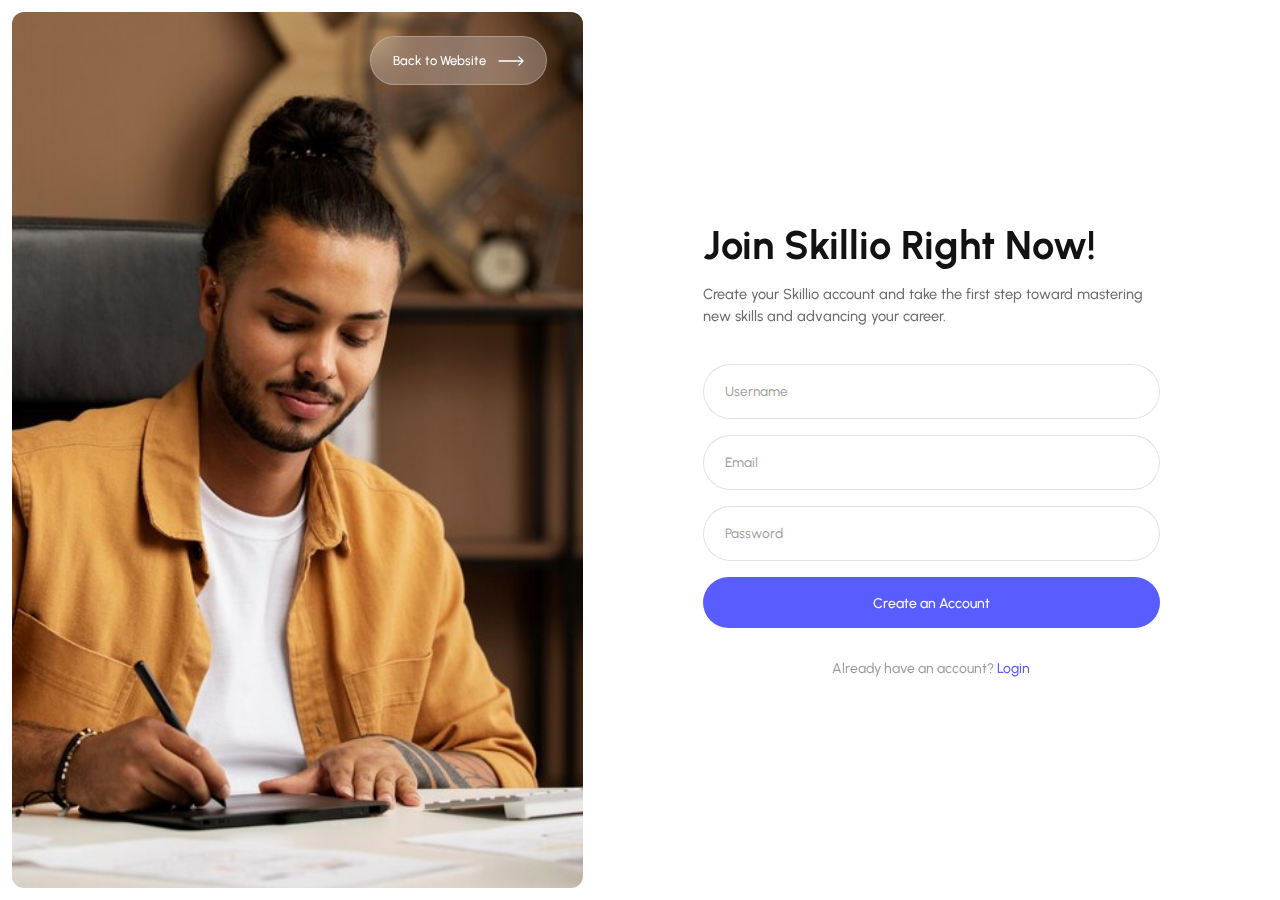
<file: MUHAMMAD IVAN VERDYANSYAH_Website/register.html>
<!doctype html>
<html lang="en">
<head>
    <meta charset="UTF-8">
    <meta name="viewport"
          content="width=device-width, user-scalable=no, initial-scale=1.0, maximum-scale=1.0, minimum-scale=1.0">
    <meta http-equiv="X-UA-Compatible" content="ie=edge">
    <title>Register Page | Skillio</title>

    <!-- STYLE CSS -->
    <link rel="stylesheet" href="css/main.css">
    <link rel="stylesheet" href="css/custom-keyframe.css">
    <link rel="stylesheet" href="css/component.css">
    <link rel="stylesheet" href="css/custom-framework.css">
    <link rel="stylesheet" href="css/page/authentication.css">
    <link rel="stylesheet" href="css/responsive.css">
    <!-- END STYLE CSS -->

    <!-- FAVICON MATIC -->
    <link rel="apple-touch-icon-precomposed" sizes="57x57" href="assets/favicon/apple-touch-icon-57x57.png" />
    <link rel="apple-touch-icon-precomposed" sizes="114x114" href="assets/favicon/apple-touch-icon-114x114.png" />
    <link rel="apple-touch-icon-precomposed" sizes="72x72" href="assets/favicon/apple-touch-icon-72x72.png" />
    <link rel="apple-touch-icon-precomposed" sizes="144x144" href="assets/favicon/apple-touch-icon-144x144.png" />
    <link rel="apple-touch-icon-precomposed" sizes="60x60" href="assets/favicon/apple-touch-icon-60x60.png" />
    <link rel="apple-touch-icon-precomposed" sizes="120x120" href="assets/favicon/apple-touch-icon-120x120.png" />
    <link rel="apple-touch-icon-precomposed" sizes="76x76" href="assets/favicon/apple-touch-icon-76x76.png" />
    <link rel="apple-touch-icon-precomposed" sizes="152x152" href="assets/favicon/apple-touch-icon-152x152.png" />
    <link rel="icon" type="image/png" href="assets/favicon/favicon-196x196.png" sizes="196x196" />
    <link rel="icon" type="image/png" href="assets/favicon/favicon-96x96.png" sizes="96x96" />
    <link rel="icon" type="image/png" href="assets/favicon/favicon-32x32.png" sizes="32x32" />
    <link rel="icon" type="image/png" href="assets/favicon/favicon-16x16.png" sizes="16x16" />
    <link rel="icon" type="image/png" href="assets/favicon/favicon-128.png" sizes="128x128" />
    <meta name="application-name" content="&nbsp;"/>
    <meta name="msapplication-TileColor" content="#FFFFFF" />
    <meta name="msapplication-TileImage" content="mstile-144x144.png" />
    <meta name="msapplication-square70x70logo" content="mstile-70x70.png" />
    <meta name="msapplication-square150x150logo" content="mstile-150x150.png" />
    <meta name="msapplication-wide310x150logo" content="mstile-310x150.png" />
    <meta name="msapplication-square310x310logo" content="mstile-310x310.png" />
    <!-- END FAVICON MATIC -->
</head>
<body>
    <!-- REGISTER PAGE -->
    <div class="loader-page">
        <div class="spinner"></div>
    </div>
    <main class="main-page hidden authentication-page register d-flex justify-content-center">
        <div class="authentication-banner none-tablet">
            <img src="assets/banners/register.jpg" alt="Register Banner" class="banner-image" draggable="false">
            <a href="index.html" class="button-blur-light d-flex align-items-center button-to-main">
                <span>Back to Website</span>
                <span class="arrow-button"></span>
            </a>
        </div>
        <div class="authentication-form d-flex align-items-center justify-content-center">
            <div class="content">
                <h2 class="title">Join Skillio Right Now!</h2>
                <div class="description">Create your Skillio account and take the first step toward mastering new skills and advancing your career.</div>
                <form>
                    <div class="form-input">
                        <input type="text" id="username" class="input" autocomplete="off" placeholder=" ">
                        <label for="username">Username</label>
                    </div>
                    <div class="form-input">
                        <input type="email" id="email" class="input" autocomplete="off" placeholder=" ">
                        <label for="email">Email</label>
                    </div>
                    <div class="form-input">
                        <input type="password" id="password" class="input" autocomplete="off" placeholder=" ">
                        <label for="password">Password</label>
                    </div>
                    <a href="login.html" class="button-primary button-to-login" style="width: 100%; text-align: center;">
                        <span>Create an Account</span>
                    </a>
                </form>
                <p class="link-redirect">Already have an account? <a href="login.html" class="button-to-login">Login</a></p>
            </div>
        </div>
    </main>
    <!-- END REGISTER PAGE -->

    <!-- SCRIPT JS -->
    <script src="lib/jquery/jquery.min.js"></script>
    <script src="js/script.js"></script>
    <script src="js/animation/animation-register.js"></script>
    <script>
        $(document).ready(function () {
            $('.button-to-login').on('click', function(event) {
                $('.main-page').addClass('slide-right')
                setTimeout(() => {
                    changeURL('login.html')
                }, 250)
                event.preventDefault()
            })

            $('.button-to-main').on('click', function(event) {
                $('.main-page').addClass('slide-bottom')
                setTimeout(() => {
                    changeURL('index.html')
                }, 250)
                event.preventDefault()
            })
        })
    </script>
    <!-- END SCRIPT JS -->
</body>
</html>
</file>
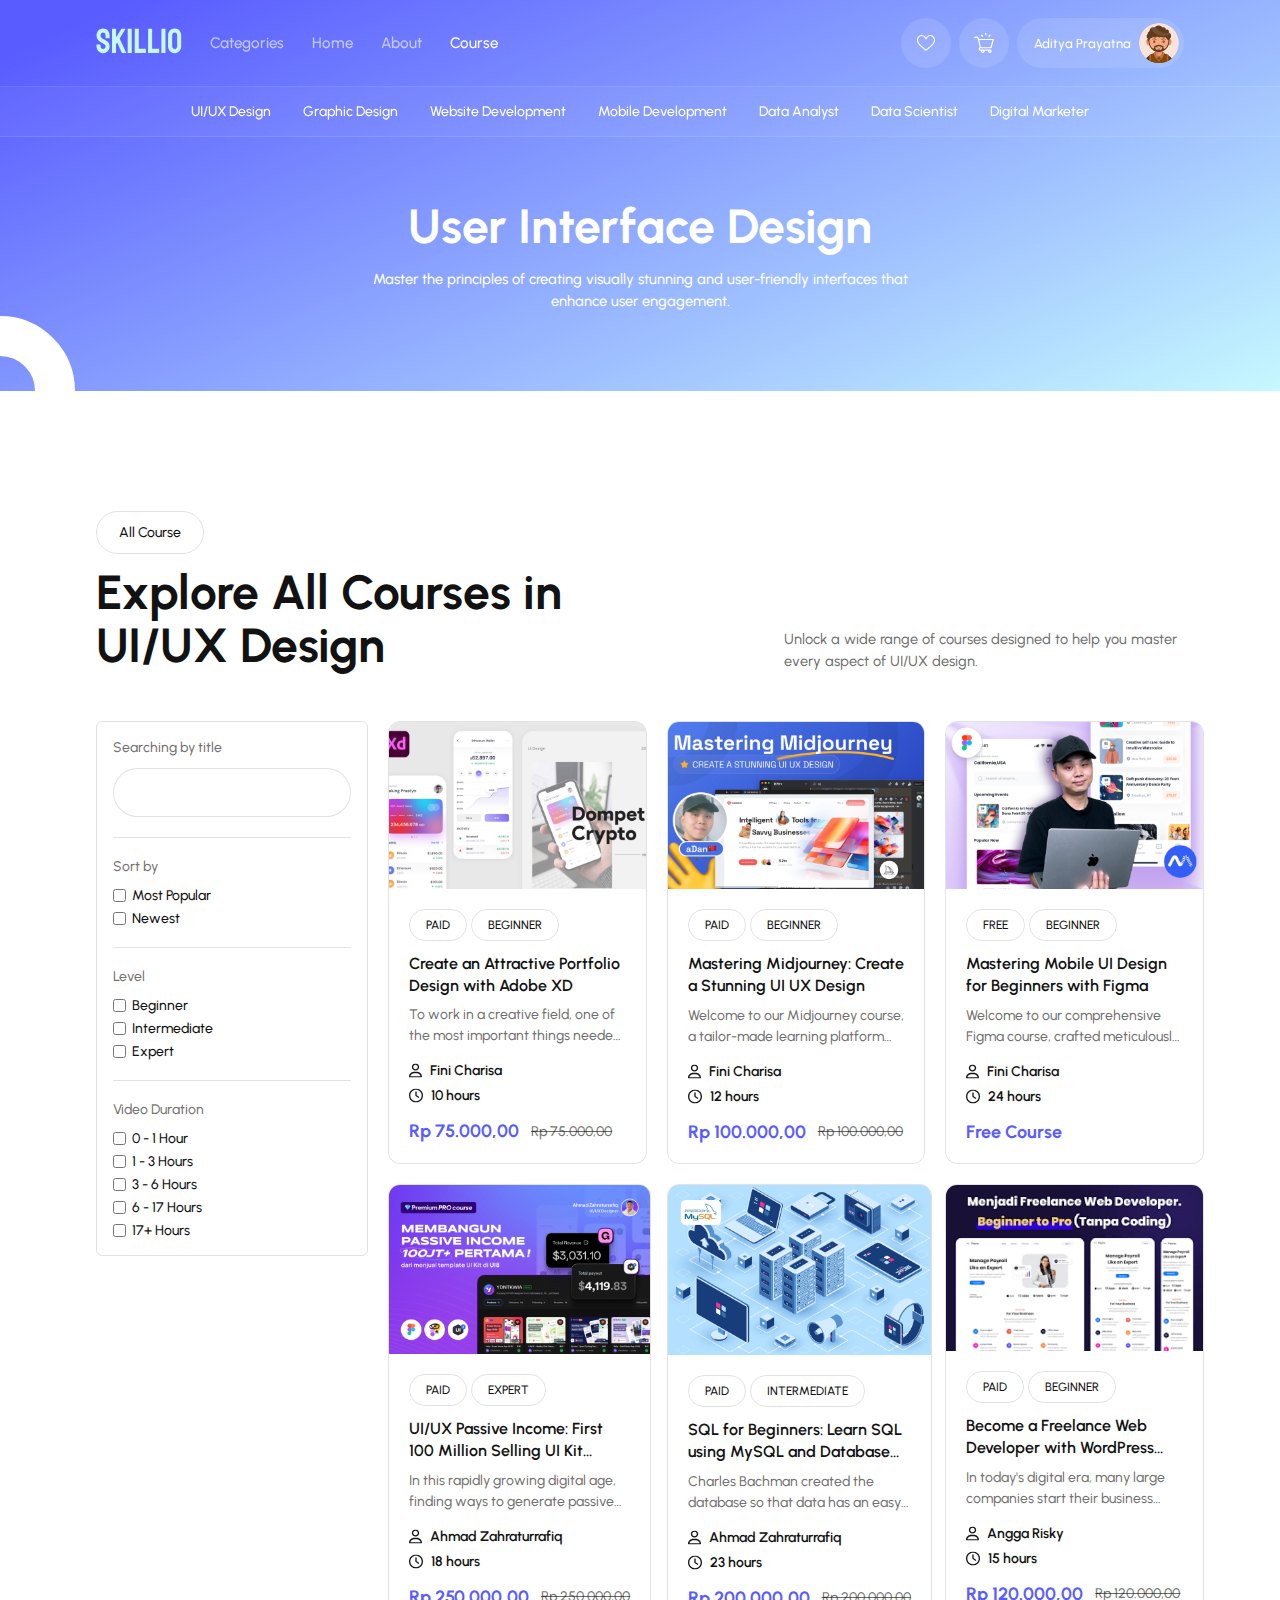
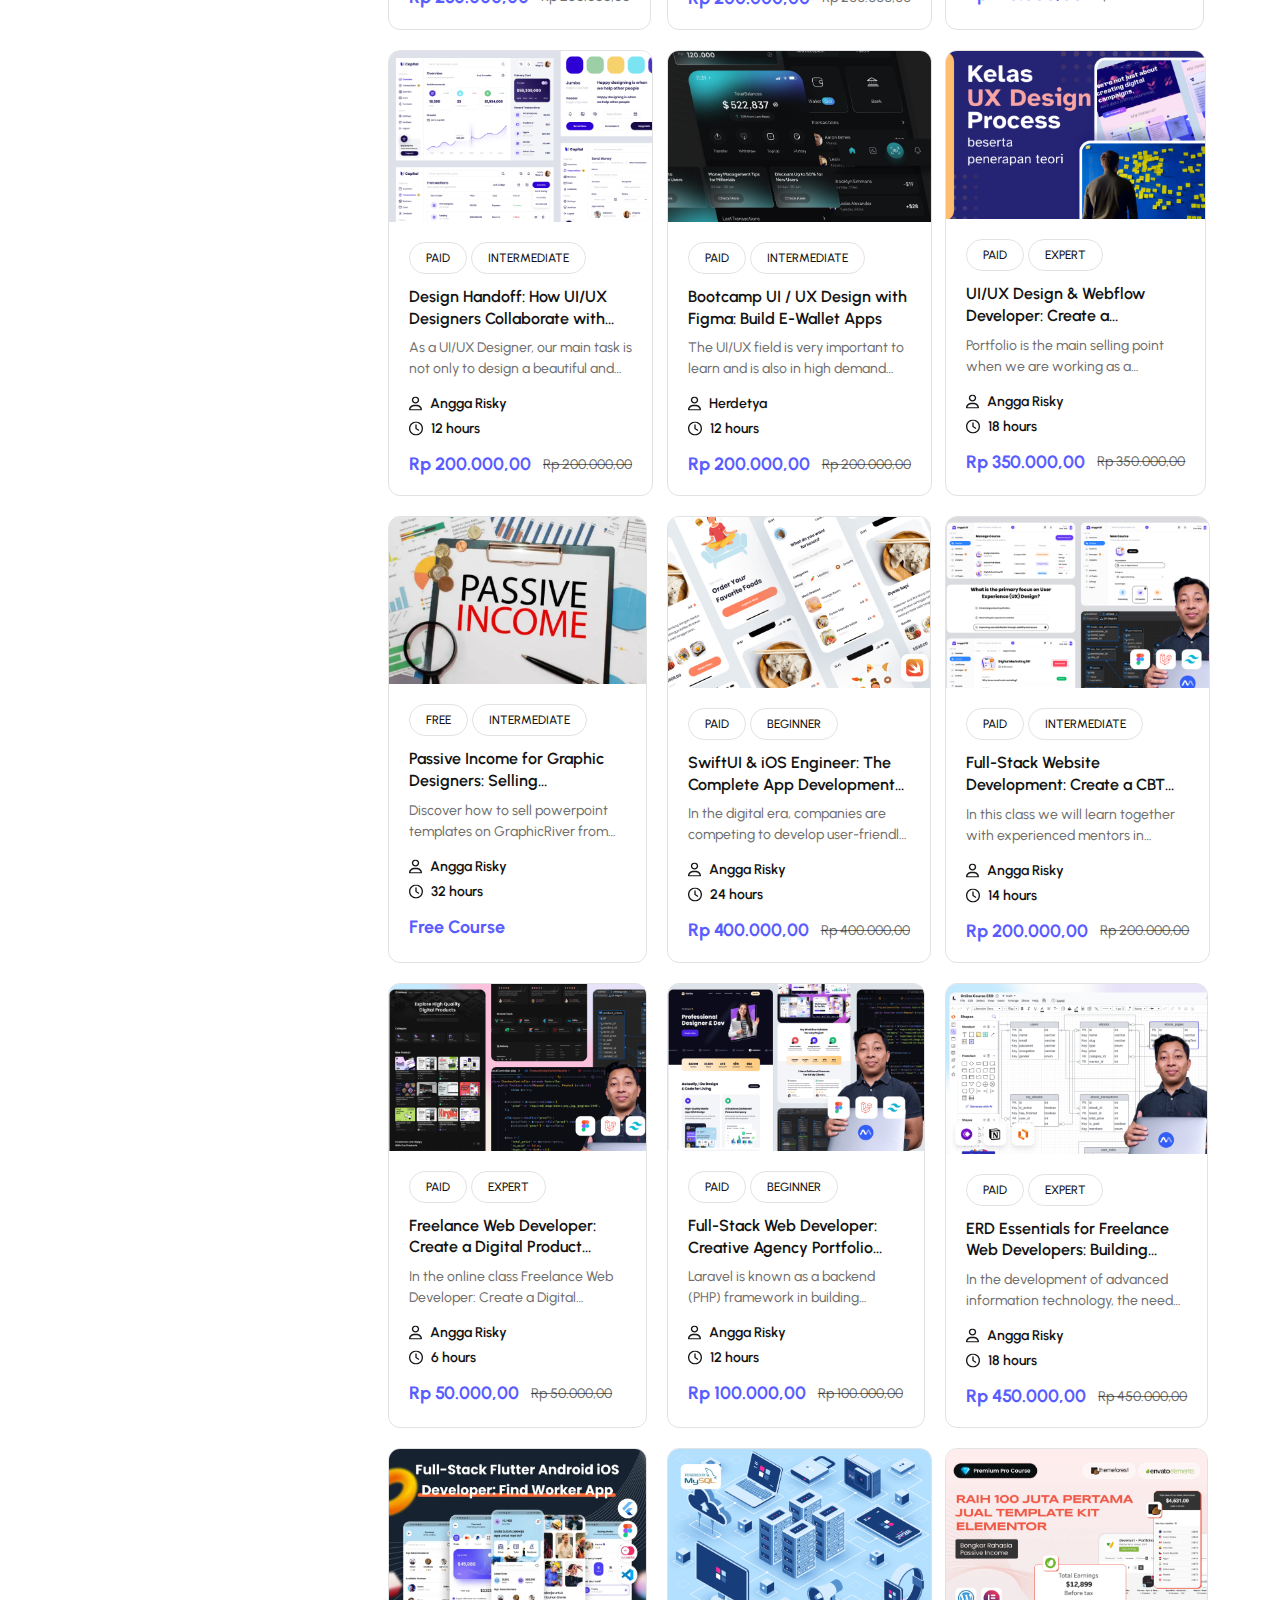
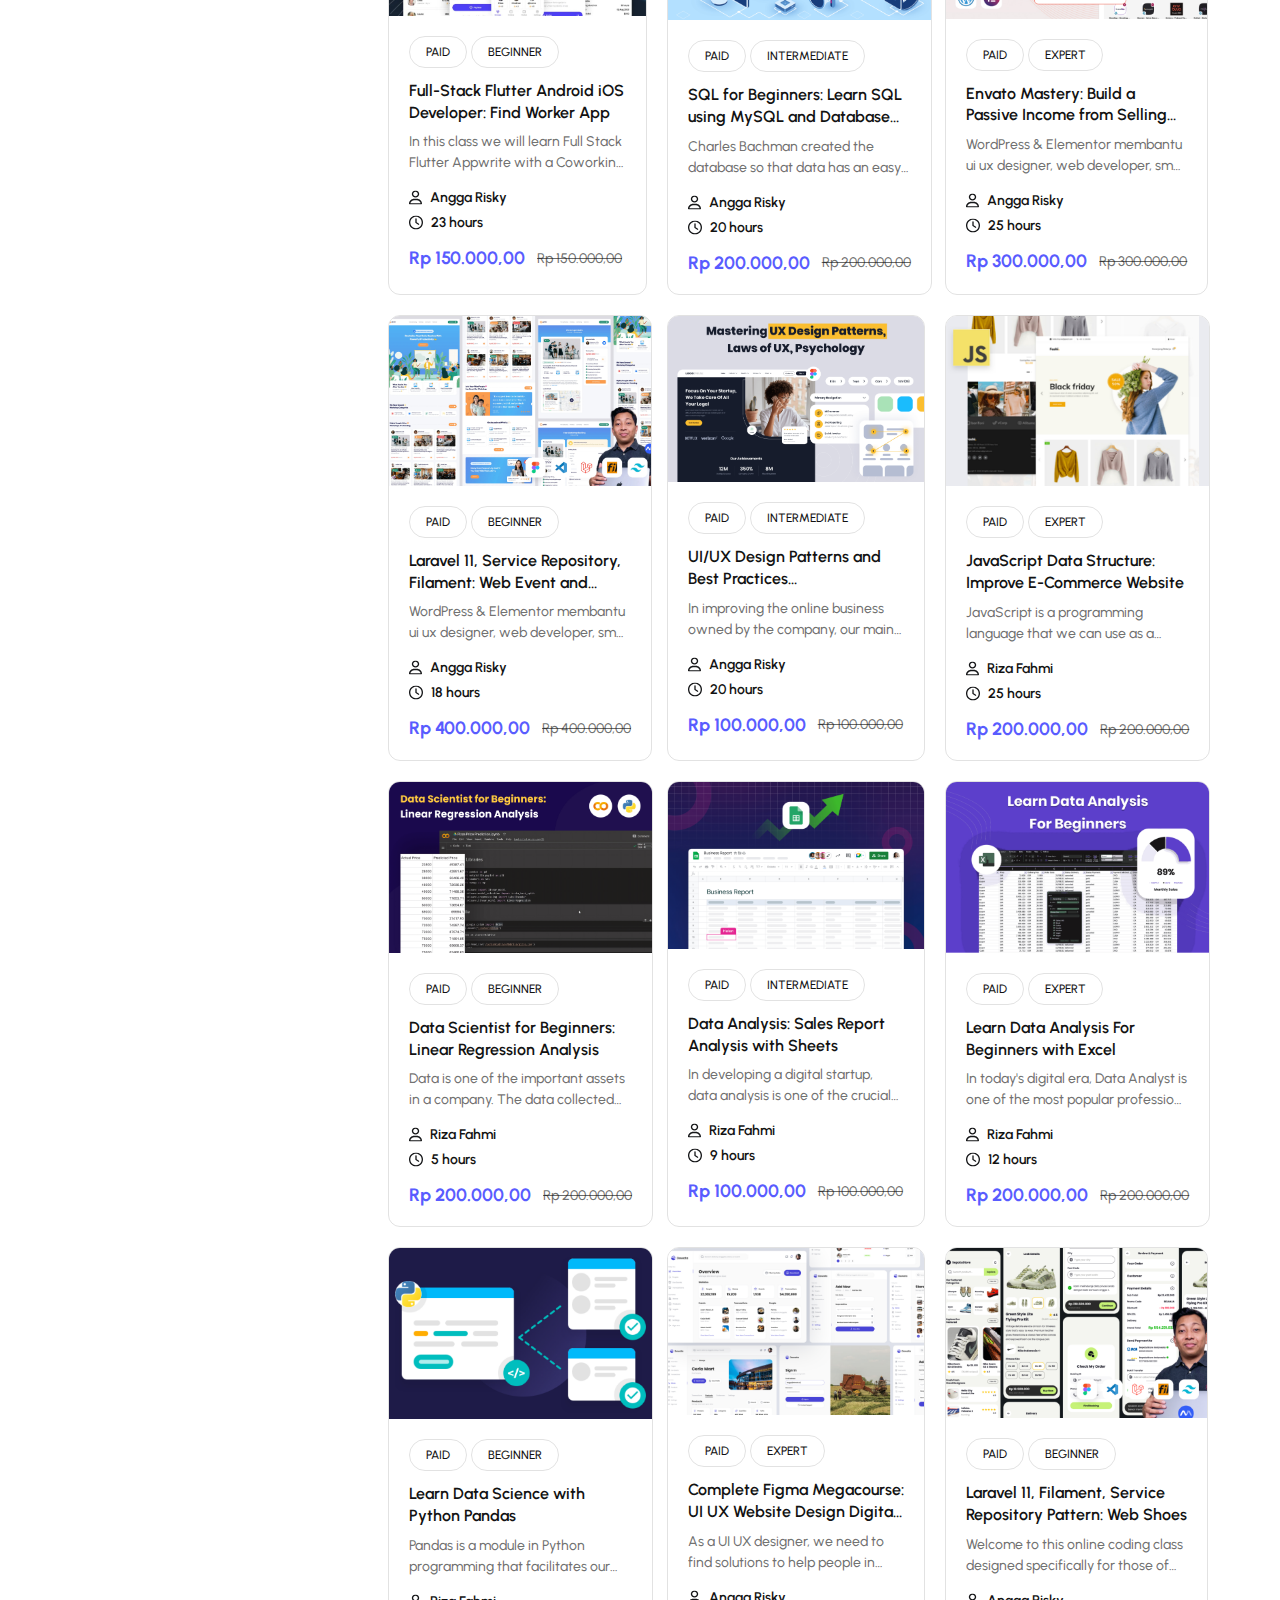
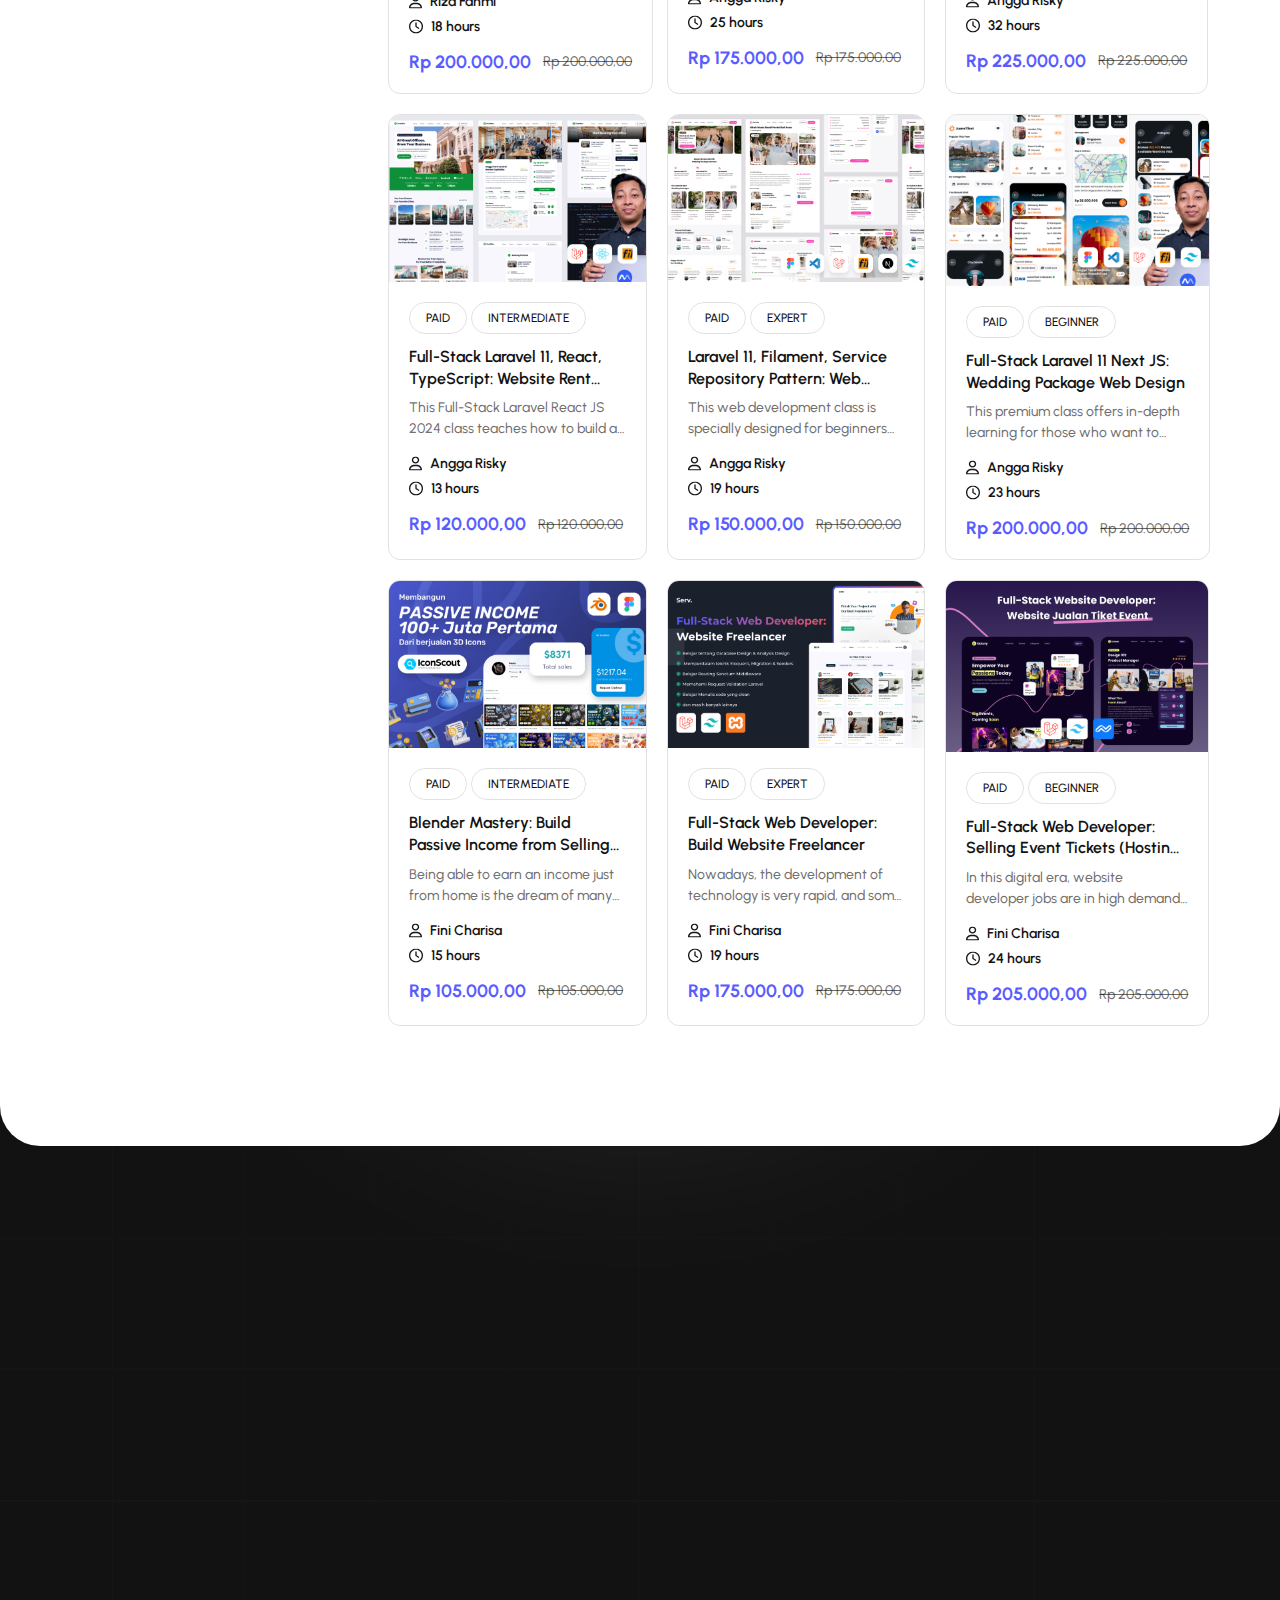
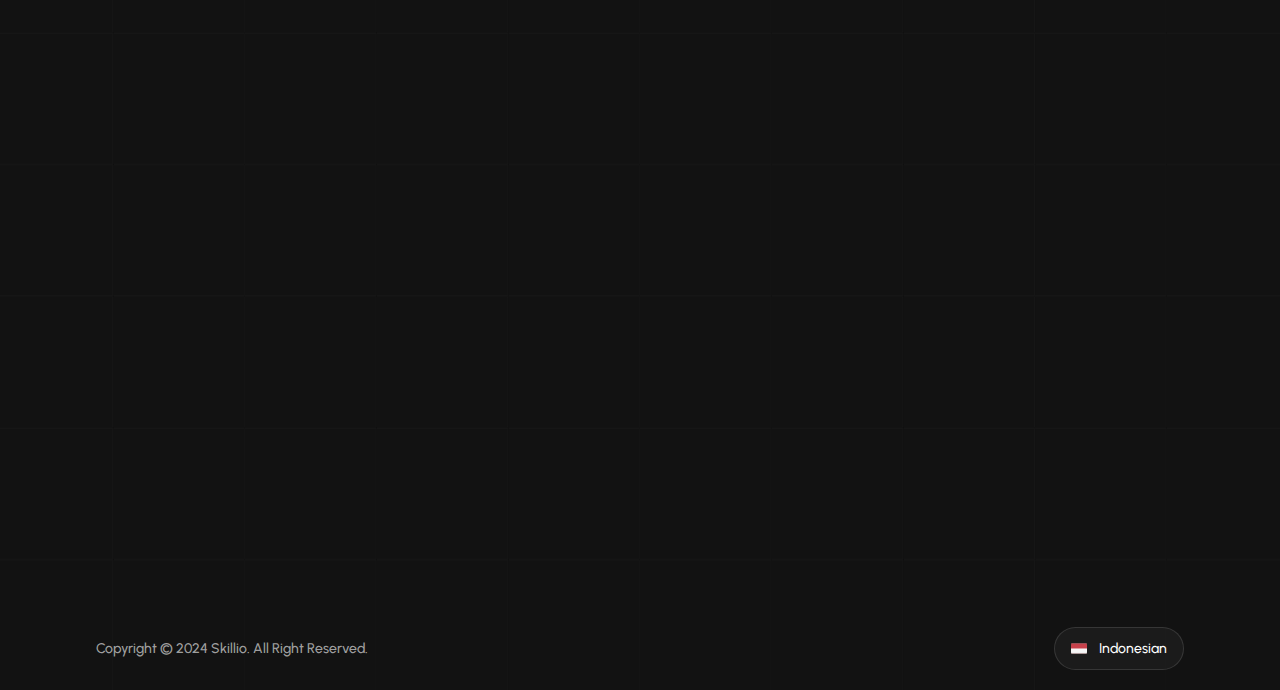
<file: MUHAMMAD IVAN VERDYANSYAH_Website/sub-category.html>
<!doctype html>
<html lang="en">
<head>
    <meta charset="UTF-8">
    <meta name="viewport"
          content="width=device-width, user-scalable=no, initial-scale=1.0, maximum-scale=1.0, minimum-scale=1.0">
    <meta http-equiv="X-UA-Compatible" content="ie=edge">
    <title>Sub Category Page | Skillio</title>

    <!-- STYLE CSS -->
    <link rel="stylesheet" href="css/main.css">
    <link rel="stylesheet" href="css/custom-keyframe.css">
    <link rel="stylesheet" href="css/component.css">
    <link rel="stylesheet" href="css/component/navbar.css">
    <link rel="stylesheet" href="css/custom-framework.css">
    <link rel="stylesheet" href="css/page/main.css">
    <link rel="stylesheet" href="css/component/footer.css">
    <link rel="stylesheet" href="css/component/progress-bar.css">
    <link rel="stylesheet" href="css/responsive.css">
    <!-- END STYLE CSS -->

    <!-- FAVICON MATIC -->
    <link rel="apple-touch-icon-precomposed" sizes="57x57" href="assets/favicon/apple-touch-icon-57x57.png" />
    <link rel="apple-touch-icon-precomposed" sizes="114x114" href="assets/favicon/apple-touch-icon-114x114.png" />
    <link rel="apple-touch-icon-precomposed" sizes="72x72" href="assets/favicon/apple-touch-icon-72x72.png" />
    <link rel="apple-touch-icon-precomposed" sizes="144x144" href="assets/favicon/apple-touch-icon-144x144.png" />
    <link rel="apple-touch-icon-precomposed" sizes="60x60" href="assets/favicon/apple-touch-icon-60x60.png" />
    <link rel="apple-touch-icon-precomposed" sizes="120x120" href="assets/favicon/apple-touch-icon-120x120.png" />
    <link rel="apple-touch-icon-precomposed" sizes="76x76" href="assets/favicon/apple-touch-icon-76x76.png" />
    <link rel="apple-touch-icon-precomposed" sizes="152x152" href="assets/favicon/apple-touch-icon-152x152.png" />
    <link rel="icon" type="image/png" href="assets/favicon/favicon-196x196.png" sizes="196x196" />
    <link rel="icon" type="image/png" href="assets/favicon/favicon-96x96.png" sizes="96x96" />
    <link rel="icon" type="image/png" href="assets/favicon/favicon-32x32.png" sizes="32x32" />
    <link rel="icon" type="image/png" href="assets/favicon/favicon-16x16.png" sizes="16x16" />
    <link rel="icon" type="image/png" href="assets/favicon/favicon-128.png" sizes="128x128" />
    <meta name="application-name" content="&nbsp;"/>
    <meta name="msapplication-TileColor" content="#FFFFFF" />
    <meta name="msapplication-TileImage" content="mstile-144x144.png" />
    <meta name="msapplication-square70x70logo" content="mstile-70x70.png" />
    <meta name="msapplication-square150x150logo" content="mstile-150x150.png" />
    <meta name="msapplication-wide310x150logo" content="mstile-310x150.png" />
    <meta name="msapplication-square310x310logo" content="mstile-310x310.png" />
    <!-- END FAVICON MATIC -->
</head>
<body>
    <!-- MAIN PAGE -->
    <div class="loader-page">
        <div class="spinner"></div>
    </div>
    <main class="main-page hidden category">
        <div class="progress-wrap">
            <svg class="progress-circle svg-content" width="100%" height="100%" viewBox="-1 -1 102 102">
                <path d="M50,1 a49,49 0 0,1 0,98 a49,49 0 0,1 0,-98" />
            </svg>
        </div>
        <nav class="navbar d-flex flex-column">
            <div class="navbar-link d-flex justify-content-center" style="width: 100%;">
                <div class="container d-flex justify-content-between align-items-center">
                    <div class="wrapper d-flex align-items-center">
                        <a href="index.html" onclick="animationRedirect('index.html')" class="link-brand">
                            <img src="assets/brands/brand-text-secondary.svg" alt="Brand Text" width="86" class="brand-text">
                            <span class="brand-image"></span>
                        </a>
                        <div class="link-item d-flex align-items-center">
                            <button class="button-category">Categories</button>
                            <a href="index.html" onclick="animationRedirect('index.html')">Home</a>
                            <a href="about.html" onclick="animationRedirect('about.html')">About</a>
                            <a href="course.html" onclick="animationRedirect('course.html')" class="active">Course</a>
                            <div class="popup d-flex">
                                <div class="category-list hidden d-flex flex-column">
                                </div>
                                <div class="sub-category-list hidden d-flex flex-column">
                                </div>
                            </div>
                        </div>
                    </div>
                    <div class="link-profile d-flex align-items-center">
                        <a href="wishlist.html" onclick="animationRedirect('wishlist.html')" class="profile-wrapper d-flex align-items-center justify-content-center">
                            <img src="assets/icons/like-outline-light.svg" alt="Like Icon" width="18" class="like-icon">
                        </a>
                        <a href="cart.html" onclick="animationRedirect('cart.html')" class="profile-wrapper d-flex align-items-center justify-content-center">
                            <img src="assets/icons/cart-outline-light.svg" alt="Cart Icon" width="20" class="cart-icon">
                        </a>
                        <a href="profile.html" onclick="animationRedirect('profile.html')" class="profile-wrapper d-flex align-items-center justify-content-center">
                            <span class="profile-name">Aditya Prayatna</span>
                            <img src="assets/profile/profile-image.svg" alt="Profile Image" class="profile-image">
                        </a>
                        <button class="profile-wrapper d-flex align-items-center justify-content-center hamburger">
                            <img src="assets/icons/hamburger-light.svg" alt="Hamburger Icon" width="19" class="hamburger-icon">
                        </button>
                    </div>
                </div>
            </div>
            <div class="navbar-category d-flex justify-content-center align-items-center">
                <div class="container d-flex justify-content-center align-items-center"></div>
            </div>
        </nav>
        <div class="navbar-mobile hidden d-flex flex-column align-items-center justify-content-center">
            <a href="index.html" onclick="animationRedirect('index.html')">Home</a>
            <a href="about.html" onclick="animationRedirect('about.html')">About</a>
            <a href="course.html" onclick="animationRedirect('course.html')">Course</a>
            <a href="profile.html" onclick="animationRedirect('profile.html')">Profile</a>
        </div>
        <section class="hero hero-small d-flex align-items-center" id="hero">
            <div class="container d-flex align-items-end justify-content-center">
                <img src="assets/components/component-doughnut.svg" alt="Component Doughnut" width="150" class="component-doughnut">
                <div class="hero-content d-flex align-items-center">
                    <div class="wrapper d-flex flex-column align-items-center">
                        <h1 class="headline">User Interface Design</h1>
                        <p class="description">Master the principles of creating visually stunning and user-friendly interfaces that enhance user engagement.</p>
                    </div>
                </div>
            </div>
        </section>
        <div class="main-wrapper">
            <section class="course course-all section-gap" id="allCourse">
                <div class="container d-flex flex-column align-items-center">
                    <div class="section-header d-flex justify-content-between align-items-end">
                        <div class="header-left">
                            <h6 class="subtitle">All Course</h6>
                            <h3 class="title">Explore All Courses in UI/UX Design</h3>
                        </div>
                        <div class="header-right">
                            <p class="description">Unlock a wide range of courses designed to help you master every aspect of UI/UX design.</p>
                        </div>
                    </div>
                    <div class="section-content all-course content-gap">
                        <div class="course-filter">
                            <form class="filter-category" style="gap: 0;">
                                <h6>Searching by title</h6>
                                <div class="form-input">
                                    <input type="text" class="input" autocomplete="off" placeholder=" ">
                                </div>
                            </form>
                            <div class="filter-category">
                                <h6>Sort by</h6>
                                <div class="link d-flex flex-column">
                                    <div class="form-input d-flex align-items-center">
                                        <input type="checkbox" id="mostPopular" class="filter-checkbox" data-filter="sort" value="mostPopular">
                                        <label for="mostPopular">Most Popular</label>
                                    </div>
                                    <div class="form-input d-flex align-items-center">
                                        <input type="checkbox" id="newest" class="filter-checkbox" data-filter="sort" value="newest">
                                        <label for="newest">Newest</label>
                                    </div>
                                </div>
                            </div>
                            <div class="filter-category">
                                <h6>Level</h6>
                                <div class="link d-flex flex-column">
                                    <div class="form-input d-flex align-items-center">
                                        <input type="checkbox" id="beginner" class="filter-checkbox" data-filter="level" value="Beginner">
                                        <label for="beginner">Beginner</label>
                                    </div>
                                    <div class="form-input d-flex align-items-center">
                                        <input type="checkbox" id="intermediate" class="filter-checkbox" data-filter="level" value="Intermediate">
                                        <label for="intermediate">Intermediate</label>
                                    </div>
                                    <div class="form-input d-flex align-items-center">
                                        <input type="checkbox" id="expert" class="filter-checkbox" data-filter="level" value="Expert">
                                        <label for="expert">Expert</label>
                                    </div>
                                </div>
                            </div>
                            <div class="filter-category">
                                <h6>Video Duration</h6>
                                <div class="link d-flex flex-column">
                                    <div class="form-input d-flex align-items-center">
                                        <input type="checkbox" id="0-1" class="filter-checkbox" data-filter="duration" value="0-1">
                                        <label for="0-1">0 - 1 Hour</label>
                                    </div>
                                    <div class="form-input d-flex align-items-center">
                                        <input type="checkbox" id="1-3" class="filter-checkbox" data-filter="duration" value="1-3">
                                        <label for="1-3">1 - 3 Hours</label>
                                    </div>
                                    <div class="form-input d-flex align-items-center">
                                        <input type="checkbox" id="3-6" class="filter-checkbox" data-filter="duration" value="3-6">
                                        <label for="3-6">3 - 6 Hours</label>
                                    </div>
                                    <div class="form-input d-flex align-items-center">
                                        <input type="checkbox" id="6-17" class="filter-checkbox" data-filter="duration" value="6-17">
                                        <label for="6-17">6 - 17 Hours</label>
                                    </div>
                                    <div class="form-input d-flex align-items-center">
                                        <input type="checkbox" id="17+" class="filter-checkbox" data-filter="duration" value="17+">
                                        <label for="17+">17+ Hours</label>
                                    </div>
                                </div>
                            </div>
                        </div>
                        <div class="course-content"></div>
                    </div>
                </div>
            </section>
        </div>
        <div class="main-footer">
            <section class="cta" id="cta">
                <div class="container d-flex justify-content-center" style="position: relative;">
                    <div class="content d-flex flex-column align-items-center">
                        <h2 class="title">Unlock Your Potential and Start Building the Career of Your Dreams</h2>
                        <p class="description">Your future starts here. Whether you’re looking to sharpen your skills or explore new opportunities, Skillio is the platform that will guide you toward success. Join our growing community of learners and professionals who are shaping the future of work through knowledge and innovation.</p>
                        <div class="button-group d-flex align-items-center">
                            <a href="index.html" onclick="animationRedirect('index.html')" class="button-primary reverse" style="width: fit-content !important;">
                                <span>Get Started Now</span>
                            </a>
                            <a href="course.html" onclick="animationRedirect('course.html')" class="button-secondary">
                                <span>Browse Courses</span>
                            </a>
                        </div>
                    </div>
                </div>
                <img src="assets/components/component-rounded-light.svg" alt="Background Light Blur" width="1200" class="background-light-blur">
            </section>
            <div class="container">
                <footer class="footer" id="footer">
                    <div class="footer-header d-flex justify-content-between align-items-center">
                        <a href="index.html" onclick="animationRedirect('index.html')">
                            <img src="assets/brands/brand-text-secondary.svg" alt="Brand Text" width="82">
                        </a>
                        <div class="sosmed-group d-flex align-items-center">
                            <a href="https://www.facebook.com/" target="_blank" class="sosmed-item d-flex align-items-center justify-content-center">
                                <span class="facebook-icon"></span>
                            </a>
                            <a href="https://www.whatsapp.com/" target="_blank" class="sosmed-item d-flex align-items-center justify-content-center">
                                <span class="whatsapp-icon"></span>
                            </a>
                            <a href="https://www.twitter.com/" target="_blank" class="sosmed-item d-flex align-items-center justify-content-center">
                                <span class="twitter-icon"></span>
                            </a>
                        </div>
                    </div>
                    <div class="footer-list">
                        <div class="list-link d-flex flex-column">
                            <h6>Quick Link</h6>
                            <a href="index.html" onclick="animationRedirect('index.html')">Home</a>
                            <a href="category.html" onclick="animationRedirect('category.html')">Categories</a>
                            <a href="about.html" onclick="animationRedirect('about.html')">About Us</a>
                            <a href="course.html" onclick="animationRedirect('course.html')">Course</a>
                        </div>
                        <div class="list-link d-flex flex-column">
                            <h6>Why Choose Us</h6>
                            <a href="index.html#whyChooseUs" onclick="animationRedirect('index.html#whyChooseUs')">Tailored Learning Paths</a>
                            <a href="index.html#whyChooseUs" onclick="animationRedirect('index.html#whyChooseUs')">Top-Tier Instructors</a>
                            <a href="index.html#whyChooseUs" onclick="animationRedirect('index.html#whyChooseUs')">Interactive Community</a>
                            <a href="index.html#whyChooseUs" onclick="animationRedirect('index.html#whyChooseUs')">Comprehensive Support</a>
                            <a href="index.html#whyChooseUs" onclick="animationRedirect('index.html#whyChooseUs')">Real-World Skills</a>
                        </div>
                        <div class="list-link d-flex flex-column">
                            <h6>Benefit With Us</h6>
                            <a href="index.html#benefit" onclick="animationRedirect('index.html#benefit')">Flexible Learning</a>
                            <a href="index.html#benefit" onclick="animationRedirect('index.html#benefit')">Expert Mentors</a>
                            <a href="index.html#benefit" onclick="animationRedirect('index.html#benefit')">Real-World Projects</a>
                            <a href="index.html#benefit" onclick="animationRedirect('index.html#benefit')">Career Growth Opportunities</a>
                        </div>
                        <div class="list-link d-flex flex-column">
                            <h6>Help & Guide</h6>
                            <button type="button">Terms & Conditions</button>
                            <button type="button">Privacy Policy</button>
                            <button type="button">Contact Us</button>
                        </div>
                    </div>
                </footer>
                <div class="copyright d-flex align-items-center justify-content-between">
                    <p>Copyright © 2024 Skillio. All Right Reserved.</p>
                    <button type="button" class="badge-language d-flex align-items-center">
                        <img src="assets/icons/indonesia-flag.svg" alt="Indonesian Flag" width="16">
                        <span>Indonesian</span>
                    </button>
                </div>
            </div>
        </div>
    </main>

    <!-- SCRIPT JS -->
    <script src="lib/jquery/jquery.min.js"></script>
    <script src="js/script.js"></script>
    <script src="js/animation/animation-navbar.js"></script>
    <script src="js/animation/animation-sub-category.js"></script>
    <script src="js/progress-bar.js"></script>
    <script>
        function animationRedirect(moveTo) {
            $('.main-page').addClass('slide-bottom')
            setTimeout(() => {
                changeURL(moveTo)
            }, 250)
            event.preventDefault()
        }

        $(document).ready(function () {
            let allCourses = [];

            function renderCourses(courses) {
                const $courseContainer = $('section.course .section-content.all-course .course-content');
                $courseContainer.empty();

                if (courses.length === 0) {
                    $courseContainer.append('<p class="text-notfound">No courses found matching the selected filters.</p>');
                } else {
                    courses.forEach((course) => {
                        $courseContainer.append(cardCourse(
                            course.image,
                            course.payment,
                            course.level,
                            course.course_title,
                            course.description,
                            course.instructor.name,
                            course.duration,
                            course.discount,
                            course.price
                        ));
                    });
                }
            }

            function cardCourse(image, payment, level, course_title, description, instructor, duration, discount, price) {
                return `<a href="detail-course.html" onclick="animationRedirect('detail-course.html')" class="content-course d-flex flex-column" style="opacity: 1;">
                        <img src="assets/courses/${image}" alt="Course Image" style="width: 100%;">
                        <div class="course-information d-flex flex-column">
                            <div class="information-category">
                                <button type="button">${payment}</button>
                                <button type="button">${level}</button>
                            </div>
                            <h6 class="information-title clamp-2">${course_title}</h6>
                            <p class="information-description clamp-2">${description}</p>
                            <div class="information-instructor d-flex align-items-center">
                                <img src="assets/icons/user-dark.svg" alt="Instructor Icon" width="13">
                                <p>${instructor}</p>
                            </div>
                            <div class="information-duration d-flex align-items-center">
                                <img src="assets/icons/hour-dark.svg" alt="Hour Icon" width="14">
                                <p>${duration} hours</p>
                            </div>
                            <div class="information-price d-flex align-items-center">
                                <h4>${discount != 0 ? discount.toLocaleString('id-ID', { style: 'currency', currency: 'IDR' }) : 'Free Course'}</h4>
                                <h6>${price != 0 ? discount.toLocaleString('id-ID', { style: 'currency', currency: 'IDR' }) : ''}</h6>
                            </div>
                        </div>
                    </a>`;
            }

            fetch('./data/course.json')
                .then((response) => response.json())
                .then((courses) => {
                    allCourses = courses;
                    renderCourses(courses);
                })
                .catch((error) => console.error("Unable to fetch data:", error));

            $('.input').on('input', function() {
                filterCourses();
            });

            function filterCourses() {
                let filteredCourses = [...allCourses];

                const searchText = $('.input').val().toLowerCase();
                const selectedSort = $('input[data-filter="sort"]:checked').map(function() {
                    return this.value;
                }).get();

                const selectedLevel = $('input[data-filter="level"]:checked').map(function() {
                    return this.value;
                }).get();

                const selectedDuration = $('input[data-filter="duration"]:checked').map(function() {
                    return this.value;
                }).get();

                if (searchText.length > 0) {
                    filteredCourses = filteredCourses.filter(course =>
                        course.course_title.toLowerCase().includes(searchText)
                    );
                }

                if (selectedLevel.length > 0) {
                    filteredCourses = filteredCourses.filter(course => selectedLevel.includes(course.level));
                }

                if (selectedDuration.length > 0) {
                    filteredCourses = filteredCourses.filter(course => {
                        let courseDurationCategory = getDurationCategory(course.duration);
                        return selectedDuration.includes(courseDurationCategory);
                    });
                }

                if (selectedSort.length > 0) {
                    selectedSort.forEach(sortType => {
                        if (sortType === "mostPopular") {
                            filteredCourses.sort((a, b) => b.student - a.student);
                        } else if (sortType === "newest") {
                            filteredCourses.sort((a, b) => a.student - b.student);
                        }
                    });
                }

                renderCourses(filteredCourses);
            }

            function getDurationCategory(duration) {
                if (duration <= 1) return "0-1";
                if (duration <= 3) return "1-3";
                if (duration <= 6) return "3-6";
                if (duration <= 17) return "6-17";
                return "17+";
            }

            $('.filter-checkbox').on('change', function() {
                filterCourses();
            });
        });
    </script>
    <!-- SCRIPT JS -->
</body>
</html>
</file>
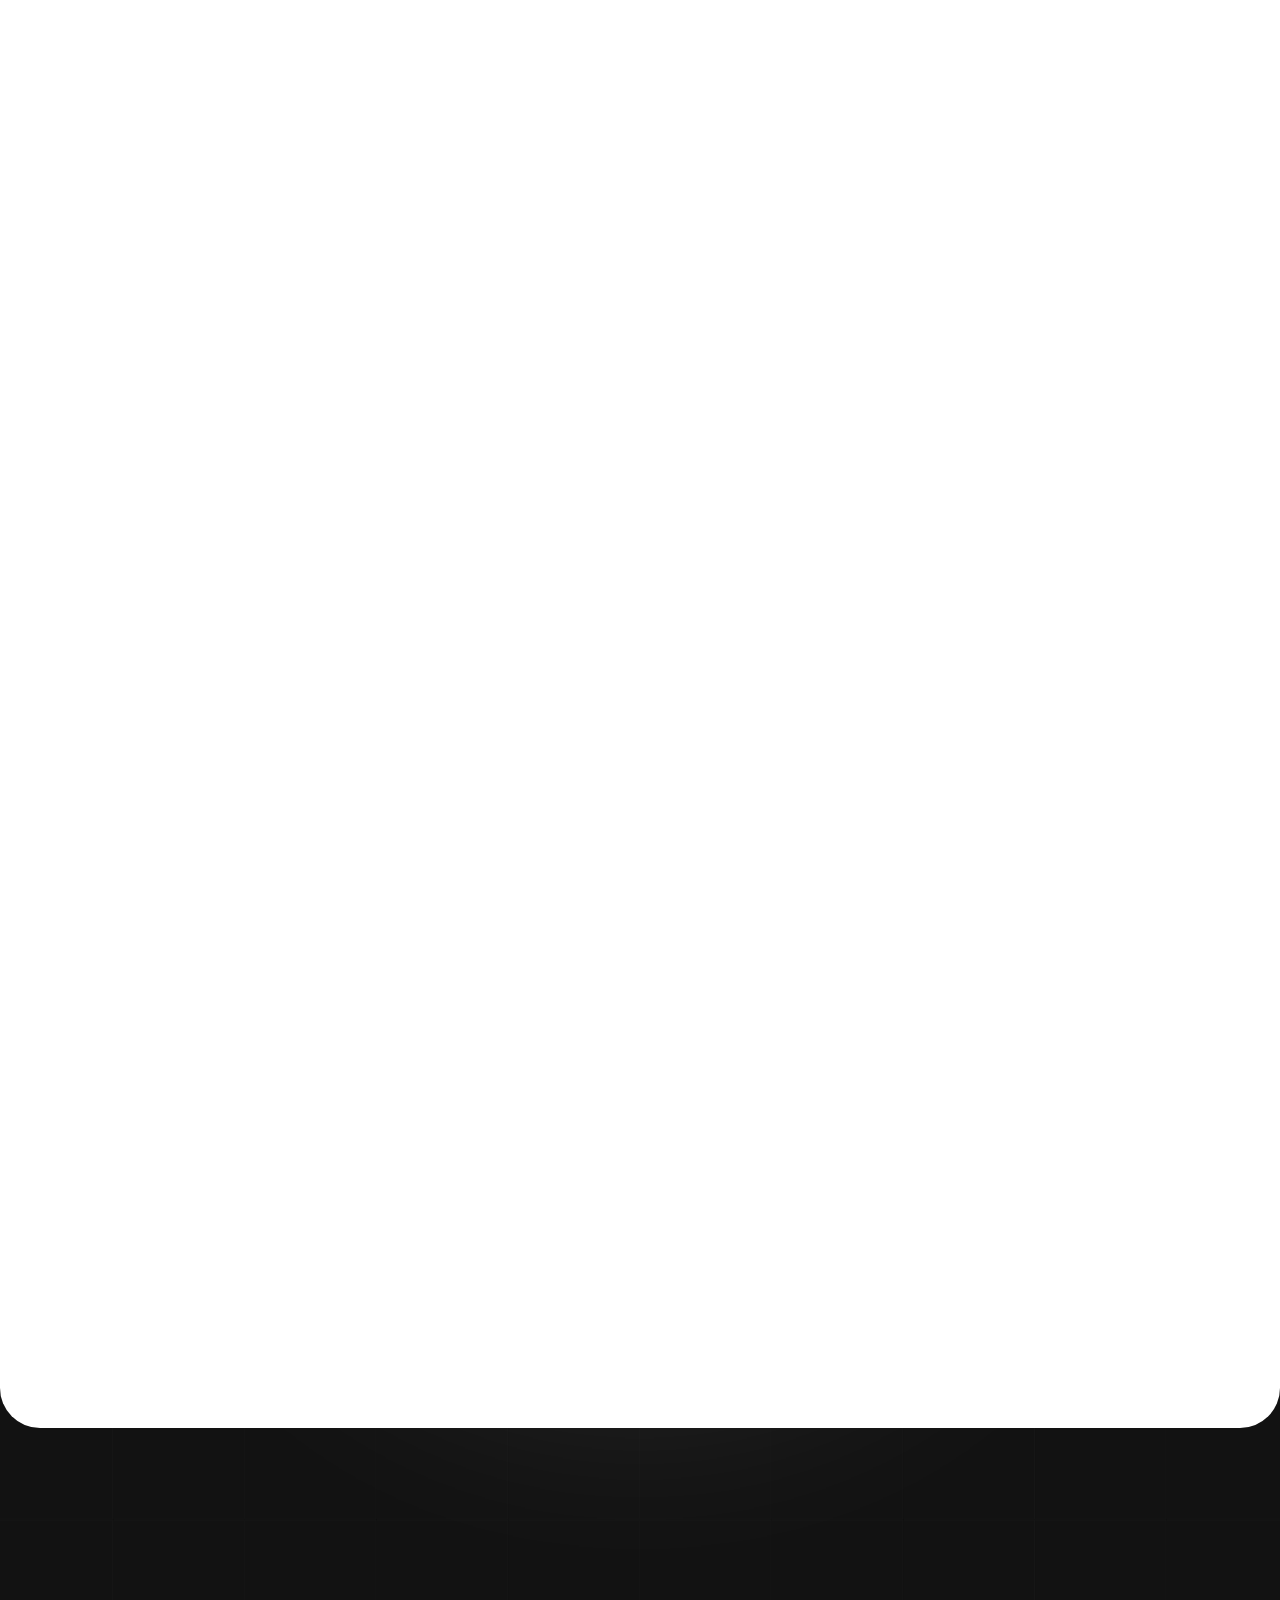
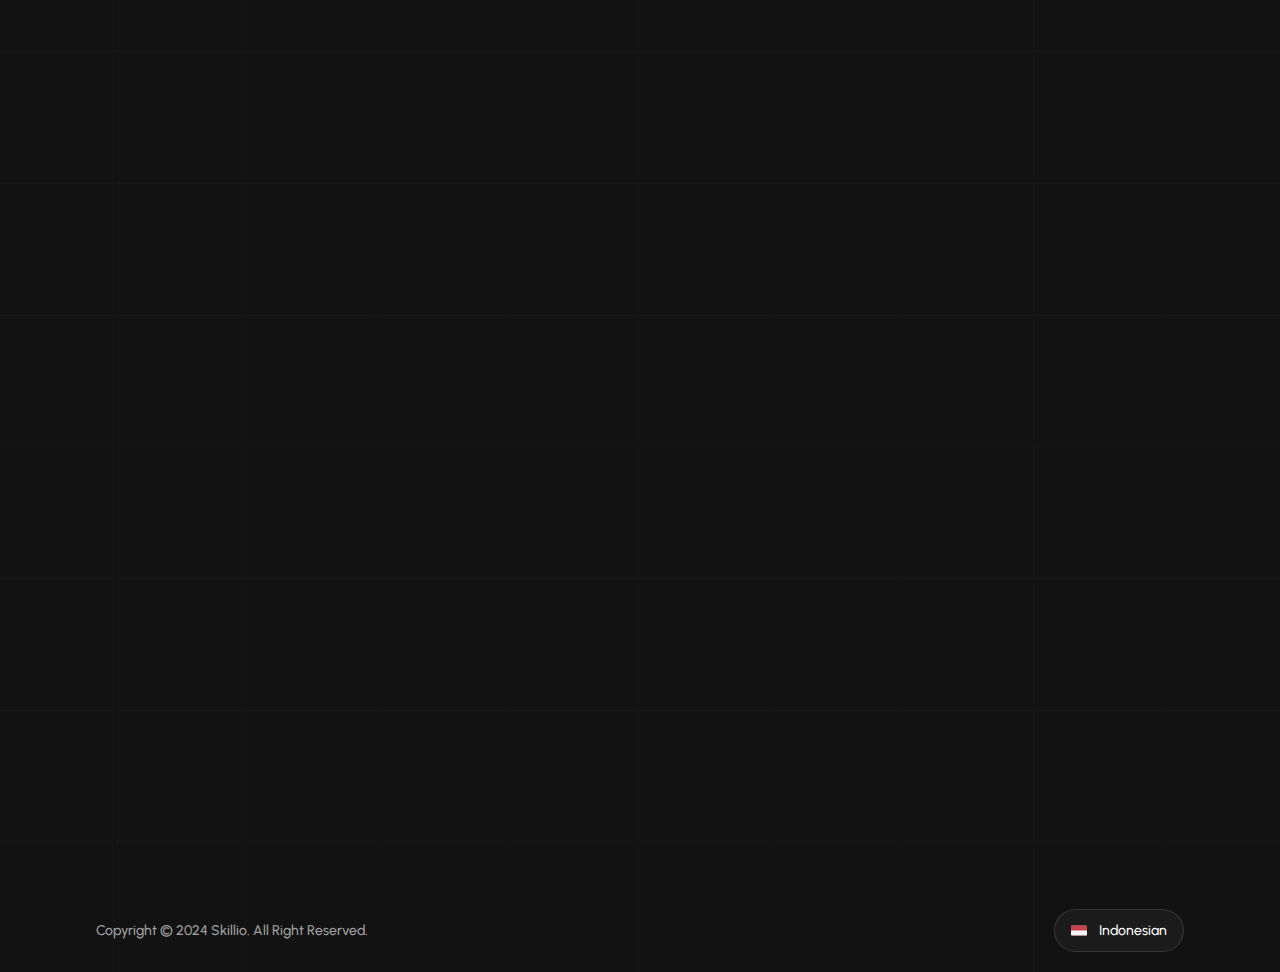
<file: MUHAMMAD IVAN VERDYANSYAH_Website/wishlist.html>
<!doctype html>
<html lang="en">
<head>
    <meta charset="UTF-8">
    <meta name="viewport"
          content="width=device-width, user-scalable=no, initial-scale=1.0, maximum-scale=1.0, minimum-scale=1.0">
    <meta http-equiv="X-UA-Compatible" content="ie=edge">
    <title>My Wishlist Page | Skillio</title>

    <!-- STYLE CSS -->
    <link rel="stylesheet" href="css/main.css">
    <link rel="stylesheet" href="css/custom-keyframe.css">
    <link rel="stylesheet" href="css/component.css">
    <link rel="stylesheet" href="css/component/navbar.css">
    <link rel="stylesheet" href="css/custom-framework.css">
    <link rel="stylesheet" href="css/page/main.css">
    <link rel="stylesheet" href="css/component/footer.css">
    <link rel="stylesheet" href="css/component/progress-bar.css">
    <link rel="stylesheet" href="css/responsive.css">
    <!-- END STYLE CSS -->

    <!-- FAVICON MATIC -->
    <link rel="apple-touch-icon-precomposed" sizes="57x57" href="assets/favicon/apple-touch-icon-57x57.png" />
    <link rel="apple-touch-icon-precomposed" sizes="114x114" href="assets/favicon/apple-touch-icon-114x114.png" />
    <link rel="apple-touch-icon-precomposed" sizes="72x72" href="assets/favicon/apple-touch-icon-72x72.png" />
    <link rel="apple-touch-icon-precomposed" sizes="144x144" href="assets/favicon/apple-touch-icon-144x144.png" />
    <link rel="apple-touch-icon-precomposed" sizes="60x60" href="assets/favicon/apple-touch-icon-60x60.png" />
    <link rel="apple-touch-icon-precomposed" sizes="120x120" href="assets/favicon/apple-touch-icon-120x120.png" />
    <link rel="apple-touch-icon-precomposed" sizes="76x76" href="assets/favicon/apple-touch-icon-76x76.png" />
    <link rel="apple-touch-icon-precomposed" sizes="152x152" href="assets/favicon/apple-touch-icon-152x152.png" />
    <link rel="icon" type="image/png" href="assets/favicon/favicon-196x196.png" sizes="196x196" />
    <link rel="icon" type="image/png" href="assets/favicon/favicon-96x96.png" sizes="96x96" />
    <link rel="icon" type="image/png" href="assets/favicon/favicon-32x32.png" sizes="32x32" />
    <link rel="icon" type="image/png" href="assets/favicon/favicon-16x16.png" sizes="16x16" />
    <link rel="icon" type="image/png" href="assets/favicon/favicon-128.png" sizes="128x128" />
    <meta name="application-name" content="&nbsp;"/>
    <meta name="msapplication-TileColor" content="#FFFFFF" />
    <meta name="msapplication-TileImage" content="mstile-144x144.png" />
    <meta name="msapplication-square70x70logo" content="mstile-70x70.png" />
    <meta name="msapplication-square150x150logo" content="mstile-150x150.png" />
    <meta name="msapplication-wide310x150logo" content="mstile-310x150.png" />
    <meta name="msapplication-square310x310logo" content="mstile-310x310.png" />
    <!-- END FAVICON MATIC -->
</head>
<body>
    <!-- MAIN PAGE -->
    <div class="loader-page">
        <div class="spinner"></div>
    </div>
    <main class="main-page hidden profile">
        <div class="progress-wrap">
            <svg class="progress-circle svg-content" width="100%" height="100%" viewBox="-1 -1 102 102">
                <path d="M50,1 a49,49 0 0,1 0,98 a49,49 0 0,1 0,-98" />
            </svg>
        </div>
        <nav class="navbar d-flex flex-column">
            <div class="navbar-link d-flex justify-content-center" style="width: 100%;">
                <div class="container d-flex justify-content-between align-items-center">
                    <div class="wrapper d-flex align-items-center">
                        <a href="index.html" onclick="animationRedirect('index.html')" class="link-brand">
                            <img src="assets/brands/brand-text-secondary.svg" alt="Brand Text" width="86" class="brand-text">
                            <span class="brand-image"></span>
                        </a>
                        <div class="link-item d-flex align-items-center">
                            <button class="button-category">Categories</button>
                            <a href="index.html" onclick="animationRedirect('index.html')">Home</a>
                            <a href="about.html" onclick="animationRedirect('about.html')">About</a>
                            <a href="course.html" onclick="animationRedirect('course.html')">Course</a>
                            <div class="popup d-flex">
                                <div class="category-list hidden d-flex flex-column">
                                </div>
                                <div class="sub-category-list hidden d-flex flex-column">
                                </div>
                            </div>
                        </div>
                    </div>
                    <div class="link-profile d-flex align-items-center">
                        <a href="wishlist.html" onclick="animationRedirect('wishlist.html')" class="profile-wrapper d-flex align-items-center justify-content-center">
                            <img src="assets/icons/like-outline-light.svg" alt="Like Icon" width="18" class="like-icon">
                        </a>
                        <a href="cart.html" onclick="animationRedirect('cart.html')" class="profile-wrapper d-flex align-items-center justify-content-center">
                            <img src="assets/icons/cart-outline-light.svg" alt="Cart Icon" width="20" class="cart-icon">
                        </a>
                        <a href="profile.html" onclick="animationRedirect('profile.html')" class="profile-wrapper d-flex align-items-center justify-content-center">
                            <span class="profile-name">Aditya Prayatna</span>
                            <img src="assets/profile/profile-image.svg" alt="Profile Image" class="profile-image">
                        </a>
                        <button class="profile-wrapper d-flex align-items-center justify-content-center hamburger">
                            <img src="assets/icons/hamburger-light.svg" alt="Hamburger Icon" width="19" class="hamburger-icon">
                        </button>
                    </div>
                </div>
            </div>
            <div class="navbar-category d-flex justify-content-center align-items-center">
                <div class="container d-flex justify-content-center align-items-center"></div>
            </div>
        </nav>
        <div class="navbar-mobile hidden d-flex flex-column align-items-center justify-content-center">
            <a href="index.html" onclick="animationRedirect('index.html')">Home</a>
            <a href="about.html" onclick="animationRedirect('about.html')">About</a>
            <a href="course.html" onclick="animationRedirect('course.html')">Course</a>
            <a href="profile.html" onclick="animationRedirect('profile.html')">Profile</a>
        </div>
        <section class="hero hero-profile d-flex align-items-center" id="hero">
            <div class="container d-flex align-items-end justify-content-center">
                <img src="assets/components/component-doughnut.svg" alt="Component Doughnut" width="150" class="component-doughnut">
                <div class="hero-content d-flex align-items-center">
                    <div class="wrapper d-flex flex-column align-items-start">
                        <h1 class="headline">My Learning</h1>
                        <div class="menu-link d-flex align-items-center">
                            <a href="profile.html" onclick="animationRedirect('profile.html')">Public Profile</a>
                            <a href="my-course.html" onclick="animationRedirect('my-course.html')">All Course</a>
                            <a href="cart.html" onclick="animationRedirect('cart.html')">My Cart</a>
                            <a href="wishlist.html" onclick="animationRedirect('wishlist.html')" class="active">My Wishlist</a>
                        </div>
                    </div>
                </div>
            </div>
        </section>
        <div class="main-wrapper">
            <section class="course content-gap" id="allCourse" style="padding-top: 24px;">
                <div class="container d-flex flex-column align-items-center">
                    <div class="section-content">
                    </div>
                </div>
            </section>
        </div>
        <div class="main-footer">
            <section class="cta" id="cta">
                <div class="container d-flex justify-content-center" style="position: relative;">
                    <div class="content d-flex flex-column align-items-center">
                        <h2 class="title">Unlock Your Potential and Start Building the Career of Your Dreams</h2>
                        <p class="description">Your future starts here. Whether you’re looking to sharpen your skills or explore new opportunities, Skillio is the platform that will guide you toward success. Join our growing community of learners and professionals who are shaping the future of work through knowledge and innovation.</p>
                        <div class="button-group d-flex align-items-center">
                            <a href="index.html" onclick="animationRedirect('index.html')" class="button-primary reverse" style="width: fit-content !important;">
                                <span>Get Started Now</span>
                            </a>
                            <a href="course.html" onclick="animationRedirect('course.html')" class="button-secondary">
                                <span>Browse Courses</span>
                            </a>
                        </div>
                    </div>
                </div>
                <img src="assets/components/component-rounded-light.svg" alt="Background Light Blur" width="1200" class="background-light-blur">
            </section>
            <div class="container">
                <footer class="footer" id="footer">
                    <div class="footer-header d-flex justify-content-between align-items-center">
                        <a href="index.html" onclick="animationRedirect('index.html')">
                            <img src="assets/brands/brand-text-secondary.svg" alt="Brand Text" width="82">
                        </a>
                        <div class="sosmed-group d-flex align-items-center">
                            <a href="https://www.facebook.com/" target="_blank" class="sosmed-item d-flex align-items-center justify-content-center">
                                <span class="facebook-icon"></span>
                            </a>
                            <a href="https://www.whatsapp.com/" target="_blank" class="sosmed-item d-flex align-items-center justify-content-center">
                                <span class="whatsapp-icon"></span>
                            </a>
                            <a href="https://www.twitter.com/" target="_blank" class="sosmed-item d-flex align-items-center justify-content-center">
                                <span class="twitter-icon"></span>
                            </a>
                        </div>
                    </div>
                    <div class="footer-list">
                        <div class="list-link d-flex flex-column">
                            <h6>Quick Link</h6>
                            <a href="index.html" onclick="animationRedirect('index.html')">Home</a>
                            <a href="category.html" onclick="animationRedirect('category.html')">Categories</a>
                            <a href="about.html" onclick="animationRedirect('about.html')">About Us</a>
                            <a href="course.html" onclick="animationRedirect('course.html')">Course</a>
                        </div>
                        <div class="list-link d-flex flex-column">
                            <h6>Why Choose Us</h6>
                            <a href="index.html#whyChooseUs" onclick="animationRedirect('index.html#whyChooseUs')">Tailored Learning Paths</a>
                            <a href="index.html#whyChooseUs" onclick="animationRedirect('index.html#whyChooseUs')">Top-Tier Instructors</a>
                            <a href="index.html#whyChooseUs" onclick="animationRedirect('index.html#whyChooseUs')">Interactive Community</a>
                            <a href="index.html#whyChooseUs" onclick="animationRedirect('index.html#whyChooseUs')">Comprehensive Support</a>
                            <a href="index.html#whyChooseUs" onclick="animationRedirect('index.html#whyChooseUs')">Real-World Skills</a>
                        </div>
                        <div class="list-link d-flex flex-column">
                            <h6>Benefit With Us</h6>
                            <a href="index.html#benefit" onclick="animationRedirect('index.html#benefit')">Flexible Learning</a>
                            <a href="index.html#benefit" onclick="animationRedirect('index.html#benefit')">Expert Mentors</a>
                            <a href="index.html#benefit" onclick="animationRedirect('index.html#benefit')">Real-World Projects</a>
                            <a href="index.html#benefit" onclick="animationRedirect('index.html#benefit')">Career Growth Opportunities</a>
                        </div>
                        <div class="list-link d-flex flex-column">
                            <h6>Help & Guide</h6>
                            <button type="button">Terms & Conditions</button>
                            <button type="button">Privacy Policy</button>
                            <button type="button">Contact Us</button>
                        </div>
                    </div>
                </footer>
                <div class="copyright d-flex align-items-center justify-content-between">
                    <p>Copyright © 2024 Skillio. All Right Reserved.</p>
                    <button type="button" class="badge-language d-flex align-items-center">
                        <img src="assets/icons/indonesia-flag.svg" alt="Indonesian Flag" width="16">
                        <span>Indonesian</span>
                    </button>
                </div>
            </div>
        </div>
    </main>
    <!-- END MAIN PAGE -->

    <!-- SCRIPT JS -->
    <script src="lib/jquery/jquery.min.js"></script>
    <script src="js/script.js"></script>
    <script src="js/animation/animation-navbar.js"></script>
    <script src="js/animation/animation-wishlist.js"></script>
    <script src="js/progress-bar.js"></script>
    <script>
        function animationRedirect(moveTo) {
            $('.main-page').addClass('slide-bottom')
            setTimeout(() => {
                changeURL(moveTo)
            }, 250)
            event.preventDefault()
        }

        $(document).ready(function () {
            function cardCourse(image, payment, level, course_title, description, instructor, duration, discount, price) {
                return `<a href="detail-course.html" onclick="animationRedirect('detail-course.html')" class="content-course d-flex flex-column" style="opacity: 0; position: relative;">
                                            <img src="assets/courses/${image}" alt="Course Image" style="width: 100%; position: relative;">
                                            <img src="assets/icons/like-solid-primary.svg" alt="Like Icon" class="like-icon-primary">
                                            <div class="course-information d-flex flex-column" style="position: relative;">
                                                <div class="information-category">
                                                    <button type="button">${payment}</button>
                                                    <button type="button">${level}</button>
                                                </div>
                                                <h6 class="information-title clamp-2">${course_title}</h6>
                                                <p class="information-description clamp-2">${description}</p>
                                                <div class="information-instructor d-flex align-items-center">
                                                    <img src="assets/icons/user-dark.svg" alt="Instructor Icon" width="13">
                                                    <p>${instructor}</p>
                                                </div>
                                                <div class="information-duration d-flex align-items-center">
                                                    <img src="assets/icons/hour-dark.svg" alt="Hour Icon" width="14">
                                                    <p>${duration} hours</p>
                                                </div>
                                                <div class="information-price d-flex align-items-center">
                                                    <h4>${discount != 0 ? discount.toLocaleString('id-ID', { style: 'currency', currency: 'IDR' }) : 'Free Course'}</h4>
                                                    <h6>${price != 0 ? discount.toLocaleString('id-ID', { style: 'currency', currency: 'IDR' }) : ''}</h6>
                                                </div>
                                            </div>
                                        </a>`
            }

            fetch('./data/course.json')
                .then((response) => {
                    if (!response.ok) {
                        throw new Error(`HTTP error status: ${response.status}`);
                    }
                    return response.json();
                })
                .then((courses) => {
                    courses.forEach((course, index) => {
                        if (index < 6) {
                            $('section.course .section-content').append(cardCourse(
                                course.image,
                                course.payment,
                                course.level,
                                course.course_title,
                                course.description,
                                course.instructor.name,
                                course.duration,
                                course.discount,
                                course.price
                            ));
                        }
                    });
                })
                .catch((error) => console.log("Unable to fetch data:", error));
        });
    </script>
    <!-- SCRIPT JS -->
</body>
</html>
</file>
<file: MUHAMMAD IVAN VERDYANSYAH_Website/css/main.css>
/* FONT FACE */
@font-face {
    font-family: 'urbanist-extrabold';
    src: url("../font/Urbanist-ExtraBold.ttf") format("truetype");
}

@font-face {
    font-family: 'urbanist-bold';
    src: url("../font/Urbanist-Bold.ttf") format("truetype");
}

@font-face {
    font-family: 'urbanist-semibold';
    src: url("../font/Urbanist-SemiBold.ttf") format("truetype");
}

@font-face {
    font-family: 'urbanist-medium';
    src: url("../font/Urbanist-Medium.ttf") format("truetype");
}

@font-face {
    font-family: 'urbanist-regular';
    src: url("../font/Urbanist-Regular.ttf") format("truetype");
}
/* END FONT FACE */


/* VARIABLE VALUE */
:root {
    --primary-color: 89, 92, 255;
    --secondary-color: 198, 248, 255;
    --danger-color: 208, 45, 56;
    --dark-color: 18, 18, 18;
    --light-color: 255, 255, 255;

    --urbanist-regular: urbanist-regular, arial, helvetica, sans-serif;
    --urbanist-medium: urbanist-medium, arial, helvetica, sans-serif;
    --urbanist-semibold: urbanist-semibold, arial, helvetica, sans-serif;
    --urbanist-bold: urbanist-bold, arial, helvetica, sans-serif;
    --urbanist-extrabold: urbanist-extrabold, arial, helvetica, sans-serif;

    --border-style: 1px solid;
    --transition-duration: 250ms;
}
/* END VARIABLE VALUE */


/* GENERAL STYLE */
* {
    font-family: var(--urbanist-medium);
    transition: var(--transition-duration);
    margin: 0;
    padding: 0;
}

html::-webkit-scrollbar {
    display: none;
}

html {
    -ms-overflow-style: none;
    scrollbar-width: none;
    scroll-behavior: smooth !important;
}

body {
    overflow-x: hidden;
    background-color: rgba(var(--light-color), 1);
}

h1,
h2,
h3,
h4,
h5,
h6,
p,
a {
    margin-bottom: 0;
    color: rgba(var(--dark-color), 1);
}

a {
    display: inline-block;
    text-decoration: none;
    width: fit-content;
}

.container {
    padding: 0 96px;
    width: -webkit-fill-available;
}

.main-page {
    position: relative;
    width: 100%;
    animation: fadeIn var(--transition-duration) ease-in-out forwards;
}

.main-page.hidden {
    animation: fadeOut var(--transition-duration) ease-in-out forwards;
}

.main-page.slide-right {
    animation: slidePageToRight var(--transition-duration) ease-in-out forwards;
}

.main-page.slide-left {
    animation: slidePageToLeft var(--transition-duration) ease-in-out forwards;
}

.main-page.slide-bottom {
    animation: slidePageToBottom var(--transition-duration) ease-in-out forwards;
}

.fade-in {
    animation: fadeIn calc(var(--transition-duration) * 1.5) ease-out forwards;
}

.fade-out {
    animation: fadeOut calc(var(--transition-duration) * 1.5) ease-out forwards;
}

.slide-right {
    animation: slideFromRight calc(var(--transition-duration) * 1.5) ease-out forwards;
}

.slide-left {
    animation: slideFromLeft calc(var(--transition-duration) * 1.5) ease-out forwards;
}

.slide-right-oblique {
    animation: slideFromRightOblique calc(var(--transition-duration) * 1.5) ease-out forwards;
}

.slide-left-oblique {
    animation: slideFromLeftOblique calc(var(--transition-duration) * 1.5) ease-out forwards;
}

.slide-top {
    animation: slideFromTop calc(var(--transition-duration) * 1.5) ease-out forwards;
}

.slide-bottom {
    animation: slideFromBottom calc(var(--transition-duration) * 1.5) ease-out forwards;
}
/* END GENERAL STYLE */
</file>
<file: MUHAMMAD IVAN VERDYANSYAH_Website/css/custom-keyframe.css>
/* CUSTOM FRAMEWORK */
@keyframes spinnerAnimation {
    0% {
        transform: rotate(0deg);
    }
    100% {
        transform: rotate(360deg);
    }
}

@keyframes fadeIn {
    from {
        opacity: 0;
    }
    to {
        opacity: 1;
    }
}

@keyframes fadeOut {
    from {
        opacity: 1;
    }
    to {
        opacity: 0;
    }
}

@keyframes slidePageToLeft {
    from {
        transform: translateX(0);
        opacity: 1;
    }
    to {
        transform: translateX(-4rem);
        opacity: 0;
    }
}

@keyframes slidePageToRight {
    from {
        transform: translateX(0);
        opacity: 1;
    }
    to {
        transform: translateX(4rem);
        opacity: 0;
    }
}

@keyframes slidePageToBottom {
    from {
        transform: translateY(0);
        opacity: 1;
    }
    to {
        transform: translateY(4rem);
        opacity: 0;
    }
}

@keyframes slideFromLeft {
    from {
        transform: translateX(-4rem);
        opacity: 0;
    }
    to {
        transform: translateX(0);
        opacity: 1;
    }
}

@keyframes slideFromRight {
    from {
        transform: translateX(4rem);
        opacity: 0;
    }
    to {
        transform: translateX(0);
        opacity: 1;
    }
}

@keyframes slideFromLeftOblique {
    from {
        transform: translate(-4rem, 4rem);
        opacity: 0;
    }
    to {
        transform: translate(0, 0);
        opacity: 1;
    }
}

@keyframes slideFromRightOblique {
    from {
        transform: translate(4rem, 4rem);
        opacity: 0;
    }
    to {
        transform: translate(0, 0);
        opacity: 1;
    }
}

@keyframes slideFromTop {
    from {
        transform: translateY(-4rem);
        opacity: 0;
    }
    to {
        transform: translateY(0);
        opacity: 1;
    }
}

@keyframes slideFromBottom {
    from {
        transform: translateY(4rem);
        opacity: 0;
    }
    to {
        transform: translateY(0);
        opacity: 1;
    }
}

@keyframes animationNavbar {
    from {
        width: 40px;
        height: 40px;
        border-radius: 9999px;
    }
    to {
        width: 100%;
        height: 100%;
        border-radius: 0;
    }
}

@keyframes animationNavbarHidden {
    from {
        width: 100%;
        height: 100%;
        border-radius: 0;
    }
    to {
        width: 40px;
        height: 40px;
        border-radius: 9999px;
    }
}

@keyframes scrollHorizontal {
    from {
        transform: translateX(0);
    }
    to {
        transform: translateX(-100%);
    }
}

@keyframes spin {
    from {
        rotate: 0deg;
    }
    to {
        rotate: 360deg;
    }
}

@keyframes spinReverse {
    from {
        rotate: 360deg;
    }
    to {
        rotate: 0deg;
    }
}
/* END CUSTOM FRAMEWORK */
</file>
<file: MUHAMMAD IVAN VERDYANSYAH_Website/css/component.css>
/* COMPONENT */
.headline {
    font-size: 5rem;
    color: rgba(var(--light-color), 1);
    font-family: var(--urbanist-bold);
    line-height: 110%;
}

.title {
    font-size: 3rem;
    font-family: var(--urbanist-bold);
    line-height: 112%;
}

.subtitle {
    font-size: 0.875rem;
    color: rgba(var(--dark-color), 1);
    padding: 12px 22px;
    border: var(--border-style) rgba(var(--dark-color), 0.12);
    border-radius: 9999px;
    font-weight: normal;
    width: fit-content;
    margin-bottom: 12px;
}

.description {
    font-size: 0.913rem;
    color: rgba(var(--dark-color), 0.62);
    line-height: 150%;
    width: fit-content;
}

.section-gap {
    padding-top: 120px;
}

.content-gap {
    margin-top: 48px;
}

.section-header {
    width: 100%;
}

.section-header .header-left {
    width: 500px;
}

.section-header .header-right {
    width: 400px;
}

.section-header .header-right .description {
    width: 100%;
}

.section-banner {
    width: 44%;
}

.clamp-2 {
    display: -webkit-box;
    -webkit-line-clamp: 2;
    -webkit-box-orient: vertical;
    overflow: hidden;
}

.clamp-3 {
    display: -webkit-box;
    -webkit-line-clamp: 3;
    -webkit-box-orient: vertical;
    overflow: hidden;
}

.clamp-4 {
    display: -webkit-box;
    -webkit-line-clamp: 4;
    -webkit-box-orient: vertical;
    overflow: hidden;
}

form {
    width: 100%;
    display: flex;
    flex-direction: column;
    gap: 16px;
}

form .form-input,
form .form-input .input {
    width: 100%;
    position: relative;
}

form .form-input .input {
    width: -webkit-fill-available !important;
    outline: none;
    stroke: none;
    border: var(--border-style) rgba(var(--dark-color), 0.12);
    font-size: 0.875rem;
    color: rgba(var(--dark-color), 0.62);
    padding: 18px 22px;
    border-radius: 9999px;
}

form .form-input .input:focus,
form .form-input .input:not(:placeholder-shown) {
    border: var(--border-style) rgba(var(--dark-color), 0.24);
}

form .form-input .input:focus ~ label,
form .form-input .input:not(:placeholder-shown) ~ label {
    top: 0;
    font-size: 0.75rem;
}

form .form-input label {
    font-size: 0.85rem;
    color: rgba(var(--dark-color), 0.42);
    position: absolute;
    top: 50%;
    left: 16px;
    transform: translateY(-50%);
    padding: 0 6px;
    background-color: rgba(var(--light-color), 1);
}

form .form-input input[type="checkbox"] {
    display: none;
}

form .form-input input[type="checkbox"] ~ .checkbox {
    width: 16px;
    height: 16px;
    border-radius: 3px;
    border: var(--border-style) rgba(var(--dark-color), 0.12);
}

form .form-input input[type="checkbox"] ~ .checkbox img {
    width: 9px;
}

form .form-input input[type="checkbox"]:checked ~ .checkbox {
    background-color: rgba(var(--primary-color), 1);
}

form .form-input input[type="checkbox"] ~ label {
    font-size: 0.875rem;
    color: rgba(var(--dark-color), 1);
    width: 100%;
    display: inline-block;
    padding-left: 12px;
    background-color: transparent;
}

form .form-input input[type="checkbox"] ~ label a {
    color: rgba(var(--primary-color), 1);
}

form .form-input input[type="checkbox"] ~ label a:hover {
    text-decoration: underline;
}

.button-group {
    gap: 8px;
}

.button-blur-light {
    padding: 16px 22px;
    border-radius: 9999px;
    background-color: rgba(var(--light-color), 0.24);
    border: var(--border-style) rgba(var(--light-color), 0.24);
    gap: 12px;
    backdrop-filter: blur(12px);
    stroke: none;
    outline: none;
    position: relative;
    overflow: hidden;
}

.button-blur-light span {
    font-size: 0.813rem;
    color: rgba(var(--light-color), 1);
    position: relative;
}

.button-blur-light:before {
    content: "";
    position: absolute;
    top: 115%;
    left: 50%;
    transform: translate(-50%, -50%);
    width: 10px;
    height: 10px;
    background-color: rgba(var(--light-color), 1);
    border-radius: 9999px;
    transition: calc(var(--transition-duration) * 2);
}

.button-blur-light:hover span {
    color: rgba(var(--dark-color), 1);
}

.button-blur-light:hover:before {
    width: 300px;
    height: 300px;
    transition: calc(var(--transition-duration) * 2);
}

.button-blur-light:hover .arrow-button {
    background-image: url("../assets/icons/arrow-right-long-dark.svg");
}

.button-blur-light .arrow-button {
    width: 26px;
    height: 10px;
    background-image: url("../assets/icons/arrow-right-long-light.svg");
    background-size: cover;
    background-repeat: no-repeat;
    background-position: center;
}

.button-primary {
    width: -webkit-fill-available !important;
    display: inline-block;
    padding: 16px 22px;
    border-radius: 9999px;
    background-color: rgba(var(--primary-color), 1);
    border: none;
    stroke: none;
    outline: none;
    position: relative;
    overflow: hidden;
    gap: 12px;
    cursor: pointer;
}

.button-primary span {
    font-size: 0.875rem;
    color: rgba(var(--light-color), 1);
    position: relative;
}

.button-primary img {
    position: relative;
}

.button-primary:before {
    content: "";
    position: absolute;
    top: 115%;
    left: 50%;
    transform: translate(-50%, -50%);
    width: 10px;
    height: 10px;
    background-color: rgba(var(--dark-color), 1);
    border-radius: 9999px;
    transition: calc(var(--transition-duration) * 2);
}

.button-primary.reverse:before {
    background-color: rgba(var(--light-color), 1);
}

.button-primary:hover:before {
    width: 300px;
    height: 300px;
    transition: calc(var(--transition-duration) * 2);
}

.button-primary.reverse:hover span {
    color: rgba(var(--dark-color), 1);
}

.button-dark {
    width: fit-content;
    display: inline-block;
    padding: 16px 22px;
    border-radius: 9999px;
    background-color: rgba(var(--dark-color), 1);
    border: none;
    stroke: none;
    outline: none;
    position: relative;
    overflow: hidden;
}

.button-dark span {
    font-size: 0.875rem;
    color: rgba(var(--light-color), 1);
    position: relative;
}

.button-dark:before {
    content: "";
    position: absolute;
    top: 115%;
    left: 50%;
    transform: translate(-50%, -50%);
    width: 10px;
    height: 10px;
    background-color: rgba(var(--primary-color), 1);
    border-radius: 9999px;
    transition: calc(var(--transition-duration) * 2);
}

.button-dark:hover:before {
    width: 300px;
    height: 300px;
    transition: calc(var(--transition-duration) * 2);
}

.button-secondary {
    width: fit-content;
    display: inline-block;
    padding: 16px 22px;
    border-radius: 9999px;
    background-color: rgba(var(--secondary-color), 1);
    border: none;
    stroke: none;
    outline: none;
    position: relative;
    overflow: hidden;
}

.button-secondary span {
    font-size: 0.875rem;
    color: rgba(var(--dark-color), 1);
    position: relative;
}

.button-secondary:before {
    content: "";
    position: absolute;
    top: 115%;
    left: 50%;
    transform: translate(-50%, -50%);
    width: 10px;
    height: 10px;
    background-color: rgba(var(--light-color), 1);
    border-radius: 9999px;
    transition: calc(var(--transition-duration) * 2);
}

.button-secondary.reverse:before {
    background-color: rgba(var(--dark-color), 1);
}

.button-secondary.reverse:hover span {
    color: rgba(var(--light-color), 1);
}

.button-secondary:hover:before {
    width: 300px;
    height: 300px;
    transition: calc(var(--transition-duration) * 2);
}

.button-blank {
    width: 100% !important;
    gap: 8px;
    padding: 16px 22px;
    border-radius: 9999px;
    background-color: rgba(var(--light-color), 1);
    border: var(--border-style) rgba(var(--dark-color), 0.12);
    stroke: none;
    outline: none;
    position: relative;
    overflow: hidden;
}

.button-blank span {
    font-size: 0.875rem;
    color: rgba(var(--dark-color), 1);
}

.button-blank:hover {
    background-color: rgba(var(--dark-color), 0.02);
}

.loader-page {
    width: 100%;
    height: 100%;
    z-index: 9999;
    position: fixed;
    top: 50%;
    left: 50%;
    transform: translate(-50%, -50%);
    background-color: rgba(var(--light-color), 1);
    display: flex;
    justify-content: center;
    align-items: center;
}

.loader-page.hidden {
    opacity: 0;
    z-index: -9999;
}

.loader-page .spinner {
    width: 42px;
    height: 42px;
    border: 8px solid;
    border-color: rgba(var(--primary-color), 1) transparent rgba(var(--primary-color), 1) transparent;
    border-radius: 50%;
    animation: spinnerAnimation calc(var(--transition-duration) * 8) linear infinite;
}

.main-wrapper {
    background-color: rgba(var(--light-color), 1);
    padding-bottom: 120px;
    border-bottom-right-radius: 40px;
    border-bottom-left-radius: 40px;
    position: relative;
    z-index: 15;
}

.main-footer {
    background-color: rgba(var(--dark-color), 1);
    width: 100%;
    height: fit-content;
    background-image: url("../assets/backgrounds/backgound-outline.svg");
    background-repeat: repeat-y;
    background-position: top;
    background-size: cover;
    position: relative;
    z-index: 10;
    padding-bottom: 20px;
    margin-top: -40px;
    overflow: hidden;
}
/* END COMPONENT */
</file>
<file: MUHAMMAD IVAN VERDYANSYAH_Website/css/component/navbar.css>
/* NAVBAR COMPONENT */
.navbar {
    position: absolute;
    width: 100%;
    top: 0;
    left: 0;
    right: 0;
    z-index: 9999;
}

.navbar .navbar-link {
    width: 100%;
    height: 86px;
    background-color: transparent;
    border-bottom: var(--border-style) rgba(var(--light-color), 0.12);
    position: relative;
    z-index: -9999;
}

.navbar .navbar-link.show {
    z-index: 9999;
}

.navbar .navbar-link .link-item {
    gap: 28px;
    margin-left: 28px;
    position: relative;
}

.navbar .navbar-link .link-item .popup {
    position: absolute;
    top: 200%;
    left: 0;
    width: fit-content;
    border-radius: 6px;
    overflow: hidden;
    z-index: -9999;
    display: none;
}

.navbar .navbar-link .link-item .popup.show {
    display: flex;
}

.navbar .navbar-link .link-item .popup.slide-bottom {
    z-index: 9999;
}

.navbar .navbar-link .link-item .popup .category-list,
.navbar .navbar-link .link-item .popup .sub-category-list {
    gap: 16px;
    width: 200px;
    height: fit-content;
    padding: 16px;
    background-color: rgba(var(--light-color), 1);
    border: var(--border-style) rgba(var(--dark-color), 0.12);
    border-bottom-right-radius: 6px;
    opacity: 1;
    transform: translateY(0);
    transition: calc(var(--transition-duration) * 2);
    position: relative;
    z-index: 9999;
}

.navbar .navbar-link .link-item .popup .category-list {
    border-top-right-radius: 6px;
}

.navbar .navbar-link .link-item .popup .category-list.hidden,
.navbar .navbar-link .link-item .popup .sub-category-list.hidden {
    opacity: 0;
    z-index: -9999;
    transform: translateY(-4rem);
    transition: calc(var(--transition-duration) * 2);
}

.navbar .navbar-link .link-item .popup .category-list a,
.navbar .navbar-link .link-item .popup .sub-category-list a {
    font-size: 0.875rem;
    color: rgba(var(--dark-color), 0.62);
    text-wrap: nowrap;
    width: 100%;
}

.navbar .navbar-link .link-item .popup .category-list a img {
    opacity: 0.42;
}

.navbar .navbar-link .link-item .popup .category-list a:hover,
.navbar .navbar-link .link-item .popup .sub-category-list a:hover {
    color: rgba(var(--dark-color), 1);
}

.navbar .navbar-link .link-item .popup .category-list a:hover img {
    opacity: 1;
}

.navbar .navbar-link .link-item button,
.navbar .navbar-link .link-item a {
    font-size: 0.95rem;
    color: rgba(var(--light-color), 0.62);
    outline: none;
    border: none;
    stroke: none;
    background-color: transparent;
    padding: 0;
    cursor: pointer;
    position: relative;
}

.navbar .navbar-link .link-item button {
    position: relative;
}

.navbar .navbar-link .link-item button:hover,
.navbar .navbar-link .link-item a:hover,
.navbar .navbar-link .link-item button.active,
.navbar .navbar-link .link-item a.active {
    color: rgba(var(--light-color), 1);
}

.navbar .navbar-link .link-profile {
    gap: 8px;
}

.navbar .navbar-link .link-profile .profile-wrapper {
    width: 48px;
    height: 48px;
    border-radius: 9999px;
    background-color: rgba(var(--light-color), 0.12);
    border: var(--border-style) transparent;
    cursor: pointer;
}

.navbar .navbar-link .link-profile .profile-wrapper:hover {
    border: var(--border-style) rgba(var(--light-color), 0.24);
}

.navbar .navbar-link .link-profile .profile-wrapper:nth-child(3) {
    width: fit-content;
    padding-left: 16px;
    padding-right: 4px;
    gap: 8px;
}

.navbar .navbar-link .link-profile .profile-wrapper:nth-child(4) {
    display: none;
}

.navbar .navbar-link .link-profile .profile-wrapper .profile-image {
    width: 40px;
    height: 40px;
    border-radius: 9999px;
}

.navbar .navbar-link .link-profile .profile-wrapper .profile-name {
    font-size: 0.813rem;
    color: rgba(var(--light-color), 1);
    display: inline-block;
    text-wrap: nowrap;
}

.navbar .navbar-category {
    width: 100%;
    background-color: rgba(var(--light-color), 0.04);
    border-bottom: var(--border-style) rgba(var(--light-color), 0.12);
    position: relative;
    z-index: 999;
}

.navbar .navbar-category .container a {
    padding: 16px;
    font-size: 0.875rem;
    color: rgba(var(--light-color), 1);
    text-wrap: nowrap;
    position: relative;
    overflow-y: hidden;
}

.navbar .navbar-category .container a:before {
    content: "";
    position: absolute;
    top: 110%;
    left: 50%;
    transform: translateX(-50%) rotate(45deg);
    background-color: rgba(var(--light-color), 1);
    width: 14px;
    height: 14px;
    transition: var(--transition-duration);
}

.navbar .navbar-category .container a:hover:before {
    top: 90%;
    transition: var(--transition-duration);
}

.navbar-mobile {
    position: fixed;
    top: 50%;
    left: 50%;
    transform: translate(-50%, -50%);
    width: 40px;
    height: 40px;
    background-color: rgba(var(--light-color), 1);
    z-index: 999;
    gap: 24px;
    border-radius: 9999px;
    opacity: 1;
    transition: calc(var(--transition-duration) * 4);
    animation: animationNavbar calc(var(--transition-duration) * 4) forwards;
    animation-delay: calc(var(--transition-duration) * 4);
}

.navbar-mobile.hidden {
    top: -100%;
    transition: calc(var(--transition-duration) * 4);
    transition-delay: calc(var(--transition-duration) * 4);
    animation: animationNavbarHidden calc(var(--transition-duration) * 4) forwards;
}

.navbar-mobile a {
    font-size: 2rem;
    font-family: var(--urbanist-semibold);
    opacity: 0;
}

.navbar-mobile a:hover {
    color: rgba(var(--primary-color), 1);
}
/* END NAVBAR COMPONENT */
</file>
<file: MUHAMMAD IVAN VERDYANSYAH_Website/css/custom-framework.css>
/* CUSTOM FRAMEWORK */
.d-flex {
    display: flex;
}

.flex-row {
    flex-direction: row;
}

.flex-column {
    flex-direction: column;
}

.justify-content-start {
    justify-content: start;
}

.justify-content-center {
    justify-content: center;
}

.justify-content-end {
    justify-content: end;
}

.justify-content-between {
    justify-content: space-between;
}

.align-items-start {
    align-items: start;
}

.align-items-center {
    align-items: center;
}

.align-items-end {
    align-items: end;
}
/* END CUSTOM FRAMEWORK */
</file>
<file: MUHAMMAD IVAN VERDYANSYAH_Website/css/page/main.css>
/* PAGE MAIN SECTION HERO */
section.hero {
    height: 100vh;
    background: rgba(var(--primary-color), 1);
    background: linear-gradient(156deg, rgba(var(--primary-color), 1) 6%, rgba(var(--secondary-color), 1) 100%);
    overflow: hidden;
}

section.hero.hero-small,
section.hero.hero-profile {
    height: fit-content;
}

section.hero.hero-small .hero-content .wrapper {
    margin-top: 200px;
    margin-bottom: 42px;
}

section.hero.hero-profile .hero-content .wrapper {
    margin-top: 200px;
    margin-bottom: 0;
}

section.hero .container {
    position: relative;
    height: 100%;
}

section.hero .hero-content {
    width: 40%;
    height: 100%;
    position: relative;
}

.profile section.hero .hero-content {
    width: 80%;
}

.about section.hero .hero-content {
    width: 45%;
}

.detail-course section.hero .hero-content {
    display: grid;
    grid-template-columns: auto 360px;
    gap: 82px;
    width: 100%;
}

section.hero .hero-content .wrapper {
    margin-top: 82px;
}

section.hero .hero-content .headline {
    margin-bottom: 16px;
}

.profile section.hero .hero-content .headline {
    margin-bottom: 24px;
}

.profile section.hero .hero-content .menu-link {
    width: 100%;
}

.profile section.hero .hero-content .menu-link a,
.profile section.hero .hero-content .menu-link button {
    display: inline-block;
    width: fit-content;
    background-color: transparent;
    border: none;
    stroke: none;
    outline: none;
    border-bottom: 2px solid transparent;
    font-size: 0.875rem;
    color: rgba(var(--light-color), 1);
    padding: 0 12px 12px 12px;
    cursor: pointer;
    text-wrap: nowrap;
}

.profile section.hero .hero-content .menu-link a:hover,
.profile section.hero .hero-content .menu-link button:hover,
.profile section.hero .hero-content .menu-link a.active,
.profile section.hero .hero-content .menu-link button.active {
    border-color: rgba(var(--light-color), 1);
}

section.hero .hero-content .description {
    color: rgba(var(--light-color), 1);
    margin-bottom: 36px;
}

section.hero.hero-small .hero-content .wrapper .headline,
section.hero.hero-profile .hero-content .wrapper .headline {
    font-size: 3rem;
    text-align: center;
}

section.hero.hero-small .hero-content .wrapper .description {
    text-align: center;
}

section.hero .hero-banner {
    position: relative;
    width: fit-content;
}

section.hero .hero-banner img {
    height: 615px;
    margin-bottom: -2rem;
}

section.hero .component-doughnut {
    position: absolute;
    bottom: -75px;
    left: -75px;
}

section.hero .component-buble {
    position: absolute;
    bottom: -150px;
    right: -150px;
}
/* END PAGE MAIN SECTION HERO */

/* PAGE MAIN SECTION PARTNER */
section.partner {
    padding: 52px 0;
    border-top: var(--border-style) rgba(var(--dark-color), 0.12);
    border-bottom: var(--border-style) rgba(var(--dark-color), 0.12);
}

section.partner .container {
    overflow: hidden;
    width: 100%;
}

section.partner .partner-primary,
section.partner .partner-secondary {
    gap: 62px;
    width: 100%;
    will-change: transform;
    animation: scrollHorizontal calc(var(--transition-duration) * 70) linear infinite;
}

section.partner .partner-secondary {
    animation: scrollHorizontal calc(var(--transition-duration) * 70) linear infinite;
}

section.partner .partner-secondary {
    margin-left: 62px;
}

section.partner .partner-primary img,
section.partner .partner-secondary img {
    filter: saturate(100%);
}

section.partner:hover .partner-primary,
section.partner:hover .partner-secondary {
    animation-play-state: paused;
}
/* END PAGE MAIN SECTION PARTNER */

/* PAGE MAIN SECTION BENEFIT */
section.benefit .section-content {
    display: grid;
    grid-template-columns: auto auto auto auto;
    gap: 20px;
}

section.benefit .section-content .content-benefit {
    padding: 22px;
    border-radius: 12px;
    border: var(--border-style) rgba(var(--dark-color), 0.12);
}

section.benefit .section-content .content-benefit .benefit-icon {
    width: 52px;
    height: 52px;
    border-radius: 9999px;
    background-color: rgba(var(--primary-color), 1);
    margin-bottom: 14px;
}

section.benefit .section-content .content-benefit .benefit-title {
    font-size: 1rem;
    font-family: var(--urbanist-semibold);
    margin-bottom: 8px;
}

section.benefit .section-content .content-benefit .benefit-description {
    font-size: 0.875rem;
    color: rgba(var(--dark-color), 0.62);
    line-height: 150%;
}
/* END PAGE MAIN SECTION BENEFIT */

/* PAGE MAIN SECTION WHY CHOOSE US */
section.why-choose-us .section-content,
.main section.about .section-content {
    width: 44%;
}

section.why-choose-us .section-content .title,
.main section.about .section-content .title {
    margin-bottom: 16px;
}

section.why-choose-us .section-content .description {
    margin-bottom: 32px;
}

section.why-choose-us .section-content .content-list {
    display: grid;
    grid-template-columns: auto auto;
    gap: 20px;
    margin-bottom: 42px;
}

section.why-choose-us .section-content .content-list .list-item {
    gap: 16px;
}

section.why-choose-us .section-content .content-list .list-item .item {
    gap: 12px;
}

section.why-choose-us .section-content .content-list .list-item .item p {
    font-size: 1rem;
    font-family: var(--urbanist-semibold);
}

section.why-choose-us .section-content .button-primary {
    width: fit-content !important;
}
/* END PAGE MAIN SECTION WHY CHOOSE US */

/* PAGE MAIN SECTION COURSE */
section.course .section-content {
    display: grid;
    grid-template-columns: auto auto auto auto;
    gap: 20px;
}

.course section.course .section-content.all-course,
.category section.course .section-content.all-course {
    display: grid;
    grid-template-columns: 25% 75%;
    gap: 20px;
    width: 100%;
}

.course section.course .section-content.all-course .course-content,
.category section.course .section-content.all-course .course-content {
    display: grid;
    grid-template-columns: auto auto auto;
    gap: 20px;
}

.course section.course .section-content.all-course .course-content .text-notfound,
.category section.course .section-content.all-course .course-content .text-notfound {
    grid-column: 1 / span 3;
    text-align: center;
    margin-top: 42px;
    color: rgba(var(--dark-color), 0.62);
    font-size: 0.913rem;
    width: 100%;
}

section.course .section-content .content-course {
    border-radius: 12px;
    overflow: hidden;
    border: var(--border-style) rgba(var(--dark-color), 0.12);
}

section.course .section-content .content-course > img {
    width: 100%;
    aspect-ratio: 4/2.6;
    object-fit: cover;
}

section.course .section-content .content-course .course-information {
    padding: 20px;
}

section.course .section-content .content-course .course-information .information-category {
    gap: 4px;
    margin-bottom: 12px;
}

section.course .section-content .content-course .course-information .information-category button {
    border: var(--border-style) rgba(var(--dark-color), 0.12);
    stroke: none;
    outline: none;
    background-color: transparent;
    border-radius: 9999px;
    font-size: 0.75rem;
    color: rgba(var(--dark-color), 1);
    padding: 8px 16px;
    text-transform: uppercase;
    font-family: var(--urbanist-medium);
}

section.course .section-content .content-course .course-information .information-category button:hover {
    background-color: rgba(var(--dark-color), 1);
    color: rgba(var(--light-color), 1);
}

section.course .section-content .content-course .course-information .information-title {
    font-size: 1rem;
    margin-bottom: 8px;
    line-height: 136%;
    font-weight: normal;
    font-family: var(--urbanist-semibold);
}

section.course .section-content .content-course:hover .course-information .information-title {
    color: rgba(var(--primary-color), 1);
}

section.course .section-content .content-course .course-information .information-description {
    font-size: 0.875rem;
    color: rgba(var(--dark-color), 0.62);
    line-height: 150%;
    margin-bottom: 16px;
}

section.course .section-content .content-course .course-information .information-instructor,
section.course .section-content .content-course .course-information .information-duration,
section.course .section-content .content-course .course-information .information-progress {
    gap: 8px;
}

section.course .section-content .content-course .course-information .information-instructor {
    margin-bottom: 8px;
}

section.course .section-content .content-course .course-information .information-duration,
section.course .section-content .content-course.ours .course-information .information-progress {
    margin-bottom: 16px;
}

section.course .section-content .content-course.ours .course-information .information-duration {
    margin-bottom: 8px;
}

section.course .section-content .content-course .course-information .information-instructor p,
section.course .section-content .content-course .course-information .information-duration p,
section.course .section-content .content-course .course-information .information-progress p {
    font-size: 0.875rem;
    font-family: var(--urbanist-semibold);
}

section.course .section-content .content-course .course-information .information-price {
    gap: 12px;
}

section.course .section-content .content-course .course-information .information-price h4 {
    font-weight: normal;
    font-family: var(--urbanist-bold);
    font-size: 1.125rem;
    color: rgba(var(--primary-color), 1);
}

section.course .section-content .content-course .course-information .information-price h6 {
    font-weight: normal;
    font-size: 0.875rem;
    color: rgba(var(--dark-color), 0.62);
    text-decoration: line-through;
}

section.course .section-content .content-course.ours .course-information .information-progress-bar {
    overflow: hidden;
    border-radius: 9999px;
}

section.course .section-content .content-course.ours .course-information .information-progress-bar .bar-back {
    height: 8px;
    background-color: rgba(var(--dark-color), 0.06);
}

section.course .section-content .content-course.ours .course-information .information-progress-bar .bar-front {
    background-color: rgba(var(--primary-color), 1);
    top: 0;
    left: 0;
    bottom: 0;
    height: 100%;
    width: 40%;
    border-radius: 9999px;
}

section.course .section-content .content-course .like-icon-primary {
    position: absolute;
    top: 12px;
    right: 12px;
    width: 42px;
    height: 42px;
    border: var(--border-style) rgba(var(--dark-color), 0.12);
    border-radius: 9999px;
}
/* END PAGE MAIN SECTION COURSE */

/* PAGE MAIN SECTION ABOUT */
.main section.about .section-content .description {
    margin-bottom: 42px;
}

.main section.about .section-content .button-group {
    margin-bottom: 32px;
}

.main section.about .section-content .content-value {
    padding-top: 24px;
    border-top: var(--border-style) rgba(var(--dark-color), 0.12);
    display: grid;
    grid-template-columns: auto auto auto auto;
    gap: 0;
}

.main section.about .section-content .content-value .value {
    gap: 8px;
}

.main section.about .section-content .content-value .value h2 {
    font-size: 3rem;
    font-family: var(--urbanist-extrabold);
    color: rgba(var(--primary-color), 1);
}

.main section.about .section-content .content-value .value p {
    font-size: 0.875rem;
    color: rgba(var(--dark-color), 0.62);
}
/* END PAGE MAIN SECTION ABOUT */

/* PAGE MAIN SECTION TESTIMONIAL */
section.testimonial .section-content {
    display: grid;
    grid-template-columns: auto auto auto auto;
    gap: 20px;
    height: 420px;
    overflow-y: hidden;
    position: relative;
    transition: 0ms !important;
}

section.testimonial .section-content .wrapper-testimonial {
    position: absolute;
    width: 100%;
    height: 100%;
    background-color: transparent;
    z-index: 5;
    -webkit-box-shadow: inset 0px -62px 62px 0px rgba(var(--light-color), 1);
    -moz-box-shadow: inset 0px -62px 62px 0px rgba(var(--light-color), 1);
    box-shadow: inset 0px -62px 62px 0px rgba(var(--light-color), 1);
    transition: 0ms !important;
}

section.testimonial .section-content .wrapper-testimonial .button-primary {
    margin-bottom: 0;
    transition: 0ms !important;
}

section.testimonial .section-content.all {
    height: fit-content;
    overflow-y: unset;
    transition: 0ms !important;
}

section.testimonial .section-content.all .wrapper-testimonial {
    -webkit-box-shadow: inset 0px 0px 0px 0px rgba(var(--light-color), 1);
    -moz-box-shadow: inset 0px 0px 0px 0px rgba(var(--light-color), 1);
    box-shadow: inset 0px 0px 0px 0px rgba(var(--light-color), 1);
    transition: 0ms !important;
}

section.testimonial .section-content.all .wrapper-testimonial .button-primary {
    margin-bottom: -98px;
    transition: 0ms !important;
}

section.testimonial .section-content .content-testimonial {
    padding: 22px;
    border: var(--border-style) rgba(var(--dark-color), 0.12);
    border-radius: 12px;
    position: relative;
}

section.testimonial .section-content .content-testimonial .testimonial-rating {
    gap: 2px;
    margin-bottom: 12px;
}

section.testimonial .section-content .content-testimonial .testimonial-rating p {
    font-size: 0.813rem;
    color: rgba(var(--dark-color), 0.62);
    margin-left: 6px;
}

section.testimonial .section-content .content-testimonial .testimonial-message {
    font-size: 0.875rem;
    color: rgba(var(--dark-color), 0.62);
    line-height: 150%;
    margin-bottom: 12px;
}

section.testimonial .section-content .content-testimonial .testimonial-profile {
    gap: 12px;
}

section.testimonial .section-content .content-testimonial .testimonial-profile img {
    border-radius: 9999px;
}

section.testimonial .section-content .content-testimonial .testimonial-profile .profile-data {
    gap: 3px;
}

section.testimonial .section-content .content-testimonial .testimonial-profile .profile-data h6 {
    font-weight: normal;
    font-family: var(--urbanist-semibold);
    font-size: 0.95rem;
}

section.testimonial .section-content .content-testimonial .testimonial-profile .profile-data p {
    font-size: 0.813rem;
    color: rgba(var(--primary-color), 1);
}
/* END PAGE MAIN SECTION TESTIMONIAL */

/* PAGE ABOUT SECTION HISTORY */
.about section.history .container {
    gap: 42px;
}

.about section.history .subtitle {
    text-wrap: nowrap;
    height: fit-content;
}

.about section.history .title {
    margin-bottom: 32px;
}

.about section.history .description {
    margin-bottom: 16px;
}

.about section.history .content-value {
    display: grid;
    grid-template-columns: 25% 25% 25% 25%;
}

.about section.history .content-value .value {
    width: 100%;
    aspect-ratio: 1/1;
    border-radius: 9999px;
    border: var(--border-style) rgba(var(--dark-color), 0.12);
    position: relative;
    animation: spin calc(var(--transition-duration) * 50) linear infinite;
}

.about section.history .content-value .value:nth-child(2) {
    animation-delay: calc(var(--transition-duration) * 10);
}

.about section.history .content-value .value:nth-child(3) {
    animation-delay: calc(var(--transition-duration) * 20);
}

.about section.history .content-value .value:nth-child(4) {
    animation-delay: calc(var(--transition-duration) * 30);
}

.about section.history .content-value .value:before {
    content: "";
    position: absolute;
    top: 50%;
    left: -5px;
    transform: translateY(-50%);
    width: 10px;
    height: 10px;
    background-color: rgba(var(--dark-color), 1);
    border-radius: 9999px;
}

.about section.history .content-value .value .value-wrapper {
    gap: 4px;
    animation: spinReverse calc(var(--transition-duration) * 50) linear infinite;
}

.about section.history .content-value .value:nth-child(2) .value-wrapper {
    animation-delay: calc(var(--transition-duration) * 10);
}

.about section.history .content-value .value:nth-child(3) .value-wrapper {
    animation-delay: calc(var(--transition-duration) * 20);
}

.about section.history .content-value .value:nth-child(4) .value-wrapper {
    animation-delay: calc(var(--transition-duration) * 30);
}

.about section.history .content-value .value h2 {
    font-size: 3rem;
    font-family: var(--urbanist-extrabold);
    color: rgba(var(--primary-color), 1);
}

.about section.history .content-value .value p {
    font-size: 0.875rem;
    color: rgba(var(--dark-color), 0.62);
}
/* END PAGE ABOUT SECTION HISTORY */

/* PAGE ABOUT SECTION QUOTE */
.about section.quote {
    padding: 160px 0 120px 0;
    position: relative;
}

.about section.quote .background-light-blur {
    position: absolute;
    top: -142%;
    left: 50%;
    transform: translateX(-50%);
    z-index: -1;
}

.about section.quote .content {
    width: 80%;
}

.about section.quote .quote-message {
    font-size: 2.5rem;
    font-family: var(--urbanist-semibold);
    color: rgba(var(--light-color), 1);
    line-height: 120%;
    margin-bottom: 20px;
    text-align: center;
}

.about section.quote .quote-author {
    font-size: 1rem;
    color: rgba(var(--light-color), 0.62);
    line-height: 150%;
    text-align: center;
}

.about .main-footer.middle {
    border-bottom-right-radius: 40px;
    border-bottom-left-radius: 40px;
}
/* END PAGE ABOUT SECTION QUOTE */

/* PAGE ABOUT SECTION VISION & MISSION */
.about section.vision .section-content,
.about section.mission .section-content {
    display: grid;
    grid-template-columns: auto auto auto;
    gap: 35px;
}

.about section.vision .section-content .content-vision h5,
.about section.mission .section-content .content-mission h5 {
    font-size: 1.125rem;
    color: rgba(var(--primary-color), 1);
    font-weight: normal;
    font-family: var(--urbanist-semibold);
}

.about section.vision .section-content .content-vision .vision-data,
.about section.mission .section-content .content-mission .mission-data {
    margin-top: 12px;
    padding-top: 12px;
    border-top: var(--border-style) rgba(var(--dark-color), 0.12);
}

.about section.vision .section-content .content-vision .vision-data h6,
.about section.mission .section-content .content-mission .mission-data h6 {
    font-size: 1rem;
    font-family: var(--urbanist-semibold);
    font-weight: normal;
    margin-bottom: 8px;
}

.about section.vision .section-content .content-vision .vision-data p,
.about section.mission .section-content .content-mission .mission-data p {
    font-size: 0.875rem;
    color: rgba(var(--dark-color), 0.62);
    line-height: 150%;
}
/* END PAGE ABOUT SECTION VISION & MISSION */

/* PAGE ABOUT SECTION TEAM */
.about section.team .section-content {
    display: grid;
    grid-template-columns: auto auto auto auto;
    gap: 20px;
}

.about section.team .section-content .content-team {
    position: relative;
    overflow: hidden;
    border-radius: 12px;
}

.about section.team .section-content .content-team > img {
    width: 100%;
    aspect-ratio: 3/4;
    object-fit: cover;
    position: relative;
}

.about section.team .section-content .content-team:hover > img {
    transform: scale(1.02);
}

.about section.team .section-content .content-team .team-data {
    position: absolute;
    bottom: 14px;
    left: 14px;
    right: 14px;
    width: -webkit-fill-available;
    padding: 16px;
    border-radius: 8px;
    background-color: rgba(var(--light-color), 1);
}

.about section.team .section-content .content-team .team-data .wrapper {
    gap: 4px;
}

.about section.team .section-content .content-team .team-data h6 {
    font-size: 0.913rem;
    font-family: var(--urbanist-semibold);
}

.about section.team .section-content .content-team .team-data p {
    font-size: 0.813rem;
    color: rgba(var(--dark-color), 0.62);
}

.about section.team .section-content .content-team .team-data a:hover {
    opacity: 0.8;
}
/* END PAGE ABOUT SECTION TEAM */

/* PAGE COURSE SECTION SUB CATEGORY */
.course section.category .section-content,
.category section.sub-category .section-content {
    display: grid;
    grid-template-columns: auto auto auto auto;
    gap: 20px;
}

.course section.category .section-content .content-category,
.category section.sub-category .section-content .content-sub-category {
    border-radius: 12px;
    overflow: hidden;
    border: var(--border-style) rgba(var(--dark-color), 0.12);
}

.course section.category .section-content .content-category .category-data,
.category section.sub-category .section-content .content-sub-category .sub-category-data {
    padding: 22px;
}

.course section.category .section-content .content-category .category-data h6,
.category section.sub-category .section-content .content-sub-category .sub-category-data h6 {
    font-weight: normal;
    font-size: 1rem;
    font-family: var(--urbanist-semibold);
    margin-bottom: 6px;
}

.course section.category .section-content .content-category .category-data p,
.category section.sub-category .section-content .content-sub-category .sub-category-data p {
    font-size: 0.875rem;
    line-height: 150%;
    color: rgba(var(--dark-color), 0.62);
}

.course section.category .section-content .content-category .category-detail,
.category section.sub-category .section-content .content-sub-category .sub-category-detail {
    border-top: var(--border-style) rgba(var(--dark-color), 0.12);
    padding: 16px 22px;
}

.course section.category .section-content .content-category .category-detail p,
.category section.sub-category .section-content .content-sub-category .sub-category-detail p {
    font-size: 0.875rem;
    color: rgba(var(--dark-color), 0.62);
}

.course section.category .section-content .content-category .category-detail a,
.category section.sub-category .section-content .content-sub-category .sub-category-detail a {
    color: rgba(var(--primary-color), 1);
    font-size: 0.875rem;
}

.course section.category .section-content .content-category .category-detail a:hover,
.category section.sub-category .section-content .content-sub-category .sub-category-detail a:hover {
    text-decoration: underline;
}
/* END PAGE COURSE SECTION SUB CATEGORY */

/* PAGE COURSE SECTION ALL COURSE */
.course section.course .all-course .course-filter,
.category section.course .all-course .course-filter {
    padding: 16px;
    border-radius: 6px;
    border: var(--border-style) rgba(var(--dark-color), 0.12);
    height: fit-content;
}

.course section.course .all-course .course-filter .filter-category:first-child,
.category section.course .all-course .course-filter .filter-category:first-child {
    margin-top: 0;
    padding-top: 0;
    border-color: transparent;
}

.course section.course .all-course .course-filter .filter-category,
.category section.course .all-course .course-filter .filter-category {
    margin-top: 20px;
    padding-top: 20px;
    border-top: var(--border-style) rgba(var(--dark-color), 0.12);
}

.course section.course .all-course .course-filter .filter-category input[type="text"],
.category section.course .all-course .course-filter .filter-category input[type="text"] {
    padding: 15px 18px;
}

.course section.course .all-course .course-filter .filter-category .form-input,
.category section.course .all-course .course-filter .filter-category .form-input {
    gap: 6px;
}

.course section.course .all-course .course-filter .filter-category h6,
.category section.course .all-course .course-filter .filter-category h6 {
    font-size: 0.875rem;
    color: rgba(var(--dark-color), 0.62);
    margin-bottom: 12px;
    font-weight: normal;
}

.course section.course .all-course .course-filter .filter-category .link,
.category section.course .all-course .course-filter .filter-category .link {
    gap: 6px;
}

.course section.course .all-course .course-filter .filter-category .link label,
.category section.course .all-course .course-filter .filter-category .link label {
    font-size: 0.875rem;
    color: rgba(var(--dark-color), 1);
}
/* END PAGE COURSE SECTION ALL COURSE */

/* PAGE DETAIL COURSE */
.detail-course section.hero .path {
    font-size: 0.875rem;
    color: rgba(var(--light-color), 1);
}

.detail-course section.hero .title {
    font-size: 2rem;
    font-family: var(--urbanist-semibold);
    color: rgba(var(--light-color), 1);
    font-weight: normal;
    text-align: start;
}

.detail-course section.hero .description {
    font-size: 0.913rem;
    color: rgba(var(--light-color), 1);
    text-align: start !important;
}

.detail-course section.hero .wrapper-star p {
    font-size: 0.875rem;
    color: rgba(var(--light-color), 1);
}

.detail-course section.hero .wrapper-star span {
    color: rgba(var(--light-color), 0.62);
    display: inline-block;
    font-size: 0.875rem;
}

.detail-course section.hero .wrapper-detail .item p {
    font-size: 0.813rem;
    color: rgba(var(--light-color), 1);
}

section.detail {
    gap: 82px;
    display: grid;
    grid-template-columns: auto 360px;
}

.detail-course section.detail .detail-wrapper .title {
    color: rgba(var(--dark-color), 1);
    font-size: 1.5rem;
    font-family: var(--urbanist-bold);
    font-weight: normal;
}

.detail-course section.detail .detail-wrapper .wrapper-list .list-item p {
    font-size: 0.875rem;
    color: rgba(var(--dark-color), 0.62);
}

.detail-course section.detail .detail-wrapper .course-container {
    width: 100%;
    border-radius: 6px;
    overflow: hidden;
    border: var(--border-style), rgba(var(--dark-color), 0.12);
}

.detail-course section.detail .detail-wrapper .course-section {
    border-bottom: var(--border-style) rgba(var(--dark-color), 0.12);
}

.detail-course section.detail .detail-wrapper .course-section:last-child {
    border-color: transparent;
}

.detail-course section.detail .detail-wrapper .course-header {
    background-color: rgba(var(--dark-color), 0.02);
    padding: 20px;
    cursor: pointer;
}

.detail-course section.detail .detail-wrapper .course-header .wrapper-title {
    font-size: 0.875rem;
    font-weight: normal;
    color: rgba(var(--dark-color), 1);
    font-family: var(--urbanist-semibold);
}

.detail-course section.detail .detail-wrapper .course-header .wrapper-title .arrow-icon {
    transform: rotate(0deg);
    transition: calc(var(--transition-duration) * 4);
}

.detail-course section.detail .detail-wrapper .course-header .wrapper-title .arrow-icon.rotate {
    transform: rotate(-180deg);
    transition: calc(var(--transition-duration) * 4);
}

.detail-course section.detail .detail-wrapper .course-header:hover {
    background-color: rgba(var(--dark-color), 0.04);
}

.detail-course section.detail .detail-wrapper .duration {
    font-size: 0.813rem;
    color: rgba(var(--dark-color), 0.62);
}

.detail-course section.detail .detail-wrapper .course-content {
    display: none;
    background-color: rgba(var(--light-color), 1);
}

.detail-course section.detail .detail-wrapper .course-content ul {
    list-style-type: none;
    padding-left: 0;
}

.detail-course section.detail .detail-wrapper .course-content li {
    padding: 20px;
    font-size: 0.875rem;
    color: rgba(var(--dark-color), 0.62);
    border-bottom: var(--border-style) rgba(var(--dark-color), 0.12);
}

.detail-course section.detail .detail-wrapper .course-content li:first-child {
    border-top: var(--border-style) rgba(var(--dark-color), 0.12);
}

.detail-course section.detail .detail-wrapper .course-content li:last-child {
    border-color: transparent;
}

.detail-course section.detail .detail-wrapper .instructor-card {
    padding: 20px;
    border-radius: 12px;
    border: var(--border-style) rgba(var(--dark-color), 0.12);
}

.detail-course section.detail .detail-wrapper .instructor-card .card-header h5 {
    font-size: 1rem;
    font-family: var(--urbanist-semibold);
    font-weight: normal;
}

.detail-course section.detail .detail-wrapper .instructor-card .card-header p {
    font-size: 0.875rem;
    color: rgba(var(--primary-color), 1);
    font-family: var(--urbanist-semibold);
}

.detail-course section.detail .detail-wrapper .instructor-card .card-header .header-sosmed .sosmed-item {
    border-radius: 4px;
    border: var(--border-style) rgba(var(--dark-color), 0.12);
    width: 40px;
    height: 40px;
}

.detail-course section.detail .detail-wrapper .instructor-card .card-header .header-sosmed .sosmed-item .facebook-icon,
.detail-course section.detail .detail-wrapper .instructor-card .card-header .header-sosmed .sosmed-item .linkedin-icon,
.detail-course section.detail .detail-wrapper .instructor-card .card-header .header-sosmed .sosmed-item .twitter-icon {
    width: 16px;
    height: 16px;
    background-image: url("../../assets/icons/facebook-dark.svg");
    background-position: center;
    background-repeat: no-repeat;
    background-size: cover;
}

.detail-course section.detail .detail-wrapper .instructor-card .card-header .header-sosmed .sosmed-item .linkedin-icon {
    background-image: url("../../assets/icons/linkedin-dark.svg");
}

.detail-course section.detail .detail-wrapper .instructor-card .card-header .header-sosmed .sosmed-item .twitter-icon {
    background-image: url("../../assets/icons/twitter-dark.svg");
}

.detail-course section.detail .detail-wrapper .instructor-card .card-header .header-sosmed .sosmed-item:hover {
    background-color: rgba(var(--primary-color), 1);
    border-color: transparent;
}

.detail-course section.detail .detail-wrapper .instructor-card .card-header .header-sosmed .sosmed-item:hover .facebook-icon {
    background-image: url("../../assets/icons/facebook-light.svg");
}

.detail-course section.detail .detail-wrapper .instructor-card .card-header .header-sosmed .sosmed-item:hover .linkedin-icon {
    background-image: url("../../assets/icons/linkedin-light.svg");
}

.detail-course section.detail .detail-wrapper .instructor-card .card-header .header-sosmed .sosmed-item:hover .twitter-icon {
    background-image: url("../../assets/icons/twitter-light.svg");
}

.detail-course section.detail .detail-wrapper .instructor-card .card-description {
    font-size: 0.875rem;
    margin: 16px 0;
    color: rgba(var(--dark-color), 0.62);
    line-height: 150%;
}

.detail-course section.detail .detail-wrapper .instructor-card .card-detail .detail-item p {
    font-size: 0.875rem;
    color: rgba(var(--dark-color), 1);
}

section.detail .section-content {
    display: grid;
    grid-template-columns: auto auto;
    gap: 16px;
}

section.detail .section-content .content-testimonial {
    padding: 22px;
    border: var(--border-style) rgba(var(--dark-color), 0.12);
    border-radius: 12px;
    position: relative;
}

section.detail .section-content .content-testimonial .testimonial-rating {
    gap: 2px;
    margin-bottom: 12px;
}

section.detail .section-content .content-testimonial .testimonial-rating p {
    font-size: 0.813rem;
    color: rgba(var(--dark-color), 0.62);
    margin-left: 6px;
}

section.detail .section-content .content-testimonial .testimonial-message {
    font-size: 0.875rem;
    color: rgba(var(--dark-color), 0.62);
    line-height: 150%;
    margin-bottom: 12px;
}

section.detail .section-content .content-testimonial .testimonial-profile {
    gap: 12px;
}

section.detail .section-content .content-testimonial .testimonial-profile img {
    border-radius: 9999px;
}

section.detail .section-content .content-testimonial .testimonial-profile .profile-data {
    gap: 3px;
}

section.detail .section-content .content-testimonial .testimonial-profile .profile-data h6 {
    font-weight: normal;
    font-family: var(--urbanist-semibold);
    font-size: 0.95rem;
}

section.detail .section-content .content-testimonial .testimonial-profile .profile-data p {
    font-size: 0.813rem;
    color: rgba(var(--primary-color), 1);
}

section.detail .wrapper-testimonial {
    display: grid;
    grid-template-columns: 100%;
    gap: 20px;
}
/* END PAGE DETAIL COURSE */

/* PAGE PROFILE */
.profile section.profile .section-content,
.profile section.course .section-header,
.profile section.course .section-content,
.profile section.cart .section-content {
    width: 80%;
}

.profile section.course .section-content {
    grid-template-columns: auto auto auto;
}

.profile section.profile .section-content .content-image {
    padding: 12px;
    border-radius: 12px;
    border: var(--border-style) rgba(var(--dark-color), 0.12);
    height: fit-content;
    width: fit-content;
    margin-bottom: 20px;
}

.profile section.profile .section-content .content-image input {
    position: absolute;
    top: 0;
    left: 0;
    opacity: 0;
    z-index: -9999;
}

.profile section.profile .section-content .content-image {
    width: 200px;
    aspect-ratio: 1/1;
    object-fit: cover;
    border-radius: 8px;
}

.edit-profile section.profile .section-content .content-image img {
    width: 100%;
    border-radius: 9999px;
    aspect-ratio: 1/1;
    object-fit: cover;
}

.profile section.profile .section-content .content-data .title {
    font-size: 1.5rem;
    color: rgba(var(--dark-color), 1);
    font-family: var(--urbanist-semibold);
    margin-bottom: 20px;
}

.profile section.profile .section-content .content-data form {
    display: grid;
    grid-template-columns: auto auto;
    gap: 20px;
}

.profile section.profile .section-content .content-data form select:disabled {
    opacity: 1;
}

.profile section.profile .section-content .button-primary:hover:before {
    height: 1500px;
    width: 1500px;
    transition: calc(var(--transition-duration) * 4);
}

.profile section.profile .section-content .button-dark:hover:before {
    height: 1500px;
    width: 1500px;
    transition: calc(var(--transition-duration) * 4);
}

.button-file {
    padding: 12px 16px;
    border-radius: 9999px;
    background-color: rgba(var(--light-color), 1);
    border: var(--border-style) rgba(var(--dark-color), 0.12);
    outline: none;
    stroke: none;
    font-size: 0.875rem;
    color: rgba(var(--dark-color), 1);
    text-wrap: nowrap;
    cursor: pointer;
    width: -webkit-fill-available;
    text-align: center;
}

.button-file:hover {
    background-color: rgba(var(--dark-color), 0.04);
}

.profile section.profile .button-logout {
    padding: 12px 20px;
    border: var(--border-style) rgba(var(--danger-color), 1);
    gap: 8px;
    background-color: rgba(var(--light-color), 1);
    width: fit-content !important;
}

.profile section.profile .button-logout span {
    font-size: 0.875rem;
    color: rgba(var(--danger-color), 1);
}

.profile section.profile .button-logout:before {
    background-color: rgba(var(--danger-color), 1);
}

.profile section.profile .button-logout:hover span {
    color: rgba(var(--light-color), 1);
}

.profile section.profile .button-logout .logout-icon {
    width: 18px;
    height: 18px;
    background-image: url("../../assets/icons/logout-danger.svg");
    background-position: center;
    background-repeat: no-repeat;
    background-size: cover;
}

.profile section.profile .button-logout:hover .logout-icon {
    background-image: url("../../assets/icons/logout-light.svg");
}
/* END PAGE PROFILE */

/* CARD DETAIL COURSE */
section.detail > .card-detail-course {
    width: 360px;
    padding: 6px;
    border-radius: 8px;
    background-color: rgba(var(--light-color), 1);
    border: var(--border-style) rgba(var(--dark-color), 0.12);
    height: fit-content;
    position: sticky;
    top: 120px;
    right: 0;
    margin-top: -300px;
}

section.detail .wrapper-testimonial .card-detail-course {
    border-radius: 8px;
    display: none;
    width: 100%;
    height: fit-content;
    padding: 6px;
    background-color: rgba(var(--light-color), 1);
    border: var(--border-style) rgba(var(--dark-color), 0.12);
}

.card-detail-course .detail-image {
    position: relative;
    overflow: hidden;
    border-radius: 4px;
    cursor: pointer;
}

.card-detail-course .detail-image img:first-child {
    position: relative;
    width: 100%;
    aspect-ratio: 4/2.6;
    object-fit: cover;
}

.card-detail-course .detail-image .cover-image {
    position: absolute;
    top: 0;
    left: 0;
    right: 0;
    bottom: 0;
    width: 100%;
    height: 100%;
    background-color: rgba(var(--dark-color), 0.12);
}

.card-detail-course .detail-image img:last-child {
    position: absolute;
    top: 50%;
    left: 50%;
    transform: translate(-50%, -50%);
    border-radius: 9999px;
    border: calc(var(--border-style) - 0.5) rgba(var(--dark-color), 0.12);
}

.card-detail-course .detail-content {
    margin-top: 16px;
    padding: 16px 18px;
    border-top: var(--border-style) rgba(var(--dark-color), 0.12);
}

.card-detail-course .detail-content .content-price h4 {
    font-size: 1.5rem;
    font-family: var(--urbanist-bold);
    font-weight: normal;
    color: rgba(var(--dark-color), 1);
}

.card-detail-course .detail-content .content-price h6 {
    font-size: 0.913rem;
    color: rgba(var(--dark-color), 0.42);
    text-decoration: line-through;
}

.card-detail-course .detail-content .content-button {
    display: grid;
    grid-template-columns: auto 46px;
    gap: 8px;
}

.card-detail-course .detail-content .content-button .button-like {
    width: 46px;
    height: 46px;
    border-radius: 9999px;
    border: var(--border-style) rgba(var(--dark-color), 0.12);
    background-color: rgba(var(--light-color), 1);
    cursor: pointer;
}

.card-detail-course .detail-content .content-button .button-like:hover {
    background-color: rgba(var(--dark-color), 1);
}

.card-detail-course .detail-content .content-button .button-like:hover span {
    background-image: url("../../assets/icons/like-outline-light.svg");
}

.card-detail-course .detail-content .content-button .button-like span {
    width: 18px;
    height: 18px;
    background-image: url("../../assets/icons/like-outline-dark.svg");
    background-repeat: no-repeat;
    background-position: center;
    background-size: cover;
}

.card-detail-course .detail-content .content-other p {
    font-size: 0.75rem;
    color: rgba(var(--dark-color), 0.62);
    text-align: center;
}

.card-detail-course .detail-content .content-coupon {
    position: relative;
    width: 100%;
}

.card-detail-course .detail-content .content-coupon input {
    position: relative;
    padding: 16px 18px;
    border-radius: 9999px;
    background-color: rgba(var(--light-color), 1);
    border: var(--border-style) rgba(var(--dark-color), 0.12);
    stroke: none;
    outline: none;
    font-size: 0.813rem;
    color: rgba(var(--dark-color), 0.62);
    width: -webkit-fill-available;
}

.card-detail-course .detail-content .content-coupon input::placeholder {
    font-size: 0.813rem;
    color: rgba(var(--dark-color), 0.62);
}

.card-detail-course .detail-content .content-coupon .button-primary {
    position: absolute;
    top: 50%;
    right: 3px;
    transform: translateY(-50%);
    padding: 12px 20px;
    font-size: 0.75rem;
}
/* END CARD DETAIL COURSE */

/* CARD PAGE */
section.cart .section-content {
    display: grid;
    grid-template-columns: 70% 30%;
    gap: 32px;
}

section.cart .section-content .data-course {
    width: 100%;
}

section.cart .section-content .data-course .course-header {
    padding-bottom: 8px;
    border-bottom: var(--border-style) rgba(var(--dark-color), 0.12);
    margin-bottom: 20px;
}

section.cart .section-content .data-course .course-header p {
    font-size: 0.875rem;
    color: rgba(var(--dark-color), 0.62);
}

section.cart .section-content .data-course .course-item {
    gap: 20px;
    padding-bottom: 20px;
    margin-bottom: 20px;
    border-bottom: var(--border-style) rgba(var(--dark-color), 0.12);
}

section.cart .section-content .data-course .course-item:last-child {
    padding-bottom: 0;
    margin-bottom: 0;
    border-color: transparent;
}

section.cart .section-content .data-course .course-item > img {
    width: 120px;
    aspect-ratio: 1/1;
    object-fit: cover;
    border-radius: 6px;
}

section.cart .section-content .data-course .course-item .item-content .content-left h5 {
    font-size: 1rem;
    font-family: var(--urbanist-bold);
    margin-bottom: 4px;
}

section.cart .section-content .data-course .course-item .item-content .content-left > p {
    font-size: 0.813rem;
    color: rgba(var(--dark-color), 0.62);
    margin-bottom: 10px;
}

section.cart .section-content .data-course .course-item .item-content .content-left .wrapper-star {
    margin-bottom: 10px;
}

section.cart .section-content .data-course .course-item .item-content .content-left .wrapper-star p {
    font-size: 0.875rem;
    color: rgba(var(--dark-color), 1);
}

section.cart .section-content .data-course .course-item .item-content .content-left .wrapper-star span {
    color: rgba(var(--dark-color), 0.62);
    display: inline-block;
    font-size: 0.875rem;
}

section.cart .section-content .data-course .course-item .item-content .content-left .wrapper-detail p {
    font-size: 0.813rem;
    color: rgba(var(--dark-color), 0.62);
}

section.cart .section-content .data-course .course-item .item-content .content-left .wrapper-detail .bullet {
    width: 6px;
    height: 6px;
    border-radius: 9999px;
    background-color: rgba(var(--dark-color), 0.24);
}

section.cart .section-content .data-course .course-item .item-content .content-right > .wrapper {
    height: 100%;
}

section.cart .section-content .data-course .course-item .item-content .content-right > .wrapper h4 {
    font-size: 1.25rem;
    font-family: var(--urbanist-bold);
    font-weight: normal;
    color: rgba(var(--primary-color), 1);
    margin-bottom: 8px;
    text-wrap: nowrap;
}

section.cart .section-content .data-course .course-item .item-content .content-right > .wrapper h6 {
    font-size: 0.913rem;
    color: rgba(var(--dark-color), 0.42);
    text-decoration: line-through;
}

section.cart .section-content .data-course .course-item .item-content .content-right .wrapper-button button {
    width: 36px;
    height: 36px;
    border-radius: 4px;
    background-color: rgba(var(--primary-color), 0.06);
    border: var(--border-style) rgba(var(--primary-color), 0.12);
    cursor: pointer;
}

section.cart .section-content .data-course .course-item .item-content .content-right .wrapper-button button:first-child:hover {
    background-color: rgba(var(--primary-color), 1);
}

section.cart .section-content .data-course .course-item .item-content .content-right .wrapper-button button:last-child {
    border-color: rgba(var(--danger-color), 0.12);
    background-color: rgba(var(--danger-color), 0.06);
}

section.cart .section-content .data-course .course-item .item-content .content-right .wrapper-button button:last-child:hover {
    background-color: rgba(var(--danger-color), 1);
}

section.cart .section-content .data-course .course-item .item-content .content-right .wrapper-button button .like-icon,
section.cart .section-content .data-course .course-item .item-content .content-right .wrapper-button button .delete-icon {
    width: 14px;
    height: 14px;
    background-image: url("../../assets/icons/like-primary.svg");
    background-position: center;
    background-repeat: no-repeat;
    background-size: cover;
}

section.cart .section-content .data-course .course-item .item-content .content-right .wrapper-button button .delete-icon {
    width: 12px;
    background-image: url("../../assets/icons/delete-danger.svg");
}

section.cart .section-content .data-course .course-item .item-content .content-right .wrapper-button button:hover .like-icon {
    background-image: url("../../assets/icons/like-outline-light.svg");
}

section.cart .section-content .data-course .course-item .item-content .content-right .wrapper-button button:hover .delete-icon {
    background-image: url("../../assets/icons/delete-light.svg");
}

section.cart .section-content .data-price {
    width: 100%;
    padding: 24px;
    border-radius: 8px;
    background-color: rgba(var(--light-color), 1);
    border: var(--border-style) rgba(var(--dark-color), 0.12);
    height: fit-content;
}

section.cart .section-content .data-price > p {
    font-size: 0.875rem;
    color: rgba(var(--dark-color), 0.62);
    margin-bottom: 8px;
}

section.cart .section-content .data-price .price-wrapper {
    margin-bottom: 20px;
}

section.cart .section-content .data-price .price-wrapper h4 {
    font-size: 1.5rem;
    font-family: var(--urbanist-extrabold);
    font-weight: normal;
    color: rgba(var(--dark-color), 1);
}

section.cart .section-content .data-price .price-wrapper h6 {
    font-size: 0.913rem;
    color: rgba(var(--dark-color), 0.42);
    text-decoration: line-through;
}

section.cart .section-content .data-price > .button-primary:hover:before {
    width: 400px;
    height: 400px;
}

section.cart .section-content .data-other {
    margin-top: 20px;
    padding-top: 16px;
    border-top: var(--border-style) rgba(var(--dark-color), 0.12);
}

section.cart .section-content .data-other h6 {
    font-size: 0.95rem;
    font-family: var(--urbanist-semibold);
    margin-bottom: 4px;
}

section.cart .section-content .data-other p {
    font-size: 0.813rem;
    color: rgba(var(--dark-color), 0.62);
    margin-bottom: 16px;
}

section.cart .section-content .data-other .other-coupon {
    position: relative;
    width: 100%;
}

section.cart .section-content .data-other .other-coupon input {
    position: relative;
    padding: 16px 18px;
    border-radius: 9999px;
    background-color: rgba(var(--light-color), 1);
    border: var(--border-style) rgba(var(--dark-color), 0.12);
    stroke: none;
    outline: none;
    font-size: 0.813rem;
    color: rgba(var(--dark-color), 0.62);
    width: -webkit-fill-available;
}

section.cart .section-content .data-other .other-coupon input::placeholder {
    font-size: 0.813rem;
    color: rgba(var(--dark-color), 0.62);
}

section.cart .section-content .data-other .other-coupon .button-primary {
    position: absolute;
    top: 50%;
    right: 3px;
    transform: translateY(-50%);
    padding: 12px 20px;
    font-size: 0.75rem;
}

.main-wrapper.cart section.course .section-header {
    padding-top: 56px;
    border-top: var(--border-style) rgba(var(--dark-color), 0.12);
}
/* END CARD PAGE */

/* SECTION CTA */
section.cta {
    padding: 160px 0 120px 0;
    position: relative;
}

section.cta .background-light-blur {
    position: absolute;
    top: -142%;
    left: 50%;
    transform: translateX(-50%);
    z-index: -1;
}

section.cta .content {
    width: 80%;
}

section.cta .content .title {
    font-size: 4rem;
    font-family: var(--urbanist-bold);
    color: rgba(var(--light-color), 1);
    line-height: 110%;
    margin-bottom: 24px;
    text-align: center;
}

section.cta .content .description {
    font-size: 0.913rem;
    color: rgba(var(--light-color), 0.62);
    line-height: 150%;
    margin-bottom: 42px;
    text-align: center;
    width: 70%;
}
/* END SECTION CTA */
</file>
<file: MUHAMMAD IVAN VERDYANSYAH_Website/css/component/footer.css>
/* FOOTER COMPONENT */
.footer {
    padding: 24px 50px 82px 50px;
    border: var(--border-style) rgba(var(--light-color), 0.12);
    border-radius: 24px;
    background-color: rgba(var(--light-color), 0.02);
    backdrop-filter: blur(4px);
}

.footer .footer-header {
    width: 100%;
    padding-bottom: 24px;
    border-bottom: var(--border-style) rgba(var(--light-color), 0.12);
    margin-bottom: 42px;
}

.footer .footer-header .sosmed-group {
    gap: 4px;
}

.footer .footer-header .sosmed-item {
    border-radius: 4px;
    border: var(--border-style) rgba(var(--light-color), 0.12);
    width: 40px;
    height: 40px;
    background-color: rgba(var(--dark-color), 1);
}

.footer .footer-header .sosmed-item .facebook-icon,
.footer .footer-header .sosmed-item .whatsapp-icon,
.footer .footer-header .sosmed-item .twitter-icon {
    width: 16px;
    height: 16px;
    background-image: url("../../assets/icons/facebook-light.svg");
    background-position: center;
    background-repeat: no-repeat;
    background-size: cover;
}

.footer .footer-header .sosmed-item .whatsapp-icon {
    background-image: url("../../assets/icons/whatsapp-light.svg");
}

.footer .footer-header .sosmed-item .twitter-icon {
    background-image: url("../../assets/icons/twitter-light.svg");
}

.footer .footer-header .sosmed-item:hover {
    background-color: rgba(var(--secondary-color), 1);
    border-color: transparent;
}

.footer .footer-header .sosmed-item:hover .facebook-icon {
    background-image: url("../../assets/icons/facebook-dark.svg");
}

.footer .footer-header .sosmed-item:hover .whatsapp-icon {
    background-image: url("../../assets/icons/whatsapp-dark.svg");
}

.footer .footer-header .sosmed-item:hover .twitter-icon {
    background-image: url("../../assets/icons/twitter-dark.svg");
}

.footer .footer-list {
    width: 100%;
    display: grid;
    grid-template-columns: 25% 25% 25% 25%;
    gap: 20px;
}

.footer .footer-list .list-link {
    gap: 16px;
}

.footer .footer-list .list-link h6 {
    font-size: 1rem;
    font-family: var(--urbanist-semibold);
    color: rgba(var(--light-color), 1);
    font-weight: normal;
}

.footer .footer-list .list-link a,
.footer .footer-list .list-link button {
    padding: 0;
    border: none;
    outline: none;
    stroke: none;
    background-color: transparent;
    width: fit-content;
    font-size: 0.875rem;
    color: rgba(var(--light-color), 0.62);
}

.footer .footer-list .list-link a:hover,
.footer .footer-list .list-link button:hover {
    color: rgba(var(--light-color), 1);
}

.copyright {
    width: 100%;
    margin-top: 24px;
}

.copyright p {
    font-size: 0.875rem;
    color: rgba(var(--light-color), 0.62);
}

.copyright .badge-language {
    gap: 12px;
    padding: 12px 16px;
    border-radius: 9999px;
    background-color: rgba(var(--light-color), 0.04);
    border: var(--border-style) rgba(var(--light-color), 0.12);
    outline: none;
    stroke: none;
}

.copyright .badge-language span {
    font-size: 0.875rem;
    color: rgba(var(--light-color), 1);
}
/* END FOOTER COMPONENT */
</file>
<file: MUHAMMAD IVAN VERDYANSYAH_Website/css/component/progress-bar.css>
.progress-wrap {
    position: fixed;
    right: 0;
    bottom: 62px;
    height: 52px;
    width: 52px;
    cursor: pointer;
    display: block;
    border-radius: 50px;
    box-shadow: inset 0 0 0 2px rgba(var(--dark-color), 0.12);
    z-index: 10000;
    opacity: 0;
    visibility: hidden;
    transform: translateY(15px);
    -webkit-transition: all 200ms linear;
    transition: all 200ms linear;
    background-color: rgba(var(--light-color), 1);
    margin: 0 96px;
}

.progress-wrap::after {
    position: absolute;
    content: '\2191';
    font-size: 1.5rem;
    color: rgba(var(--primary-color), 1);
    font-weight: 900;
    text-align: center;
    line-height: 52px;
    left: 0;
    top: 0;
    height: 52px;
    width: 52px;
    cursor: pointer;
    display: block;
    z-index: 1;
    -webkit-transition: all 200ms linear;
    transition: all 200ms linear;
}

.progress-wrap.active-progress {
    opacity: 1;
    visibility: visible;
    transform: translateY(0);
}

.progress-wrap svg path {
    fill: none;
}

.progress-wrap svg.progress-circle path {
    stroke: rgba(var(--dark-color), 1);
    stroke-width: 4;
    box-sizing: border-box;
    -webkit-transition: all 200ms linear;
    transition: all 200ms linear;
}
</file>
<file: MUHAMMAD IVAN VERDYANSYAH_Website/css/responsive.css>
/* RESPONSIVE XL */
@media (max-width: 1399.98px) {
    section.hero .hero-content {
        width: 50%;
    }

    section.hero .component-buble {
        bottom: -200px;
        right: -200px;
    }

    .section-banner {
        width: 48%;
    }

    section.detail {
        gap: 62px;
    }
}
/* END RESPONSIVE XL */

/* RESPONSIVE LG */
@media (max-width: 1199.98px) {
    .container {
        padding: 0 80px;
    }

    .progress-wrap {
        margin: 0 80px;
    }

    .card-detail-course {
        right: 80px;
        width: 300px;
    }

    .authentication-page .authentication-form .content {
        padding: 0 80px;
        padding-top: 0;
    }

    .authentication-page .authentication-form .content .other,
    .authentication-page .authentication-form .content .button-group {
        margin-top: 24px;
    }

    .headline {
        font-size: 3.913rem;
        font-family: var(--urbanist-bold);
    }

    .headline img {
        width: 62px;
    }

    section.hero .hero-content .wrapper {
        margin-top: 114px;
    }

    section.hero .component-buble {
        bottom: -280px;
        right: -280px;
    }

    section.hero .hero-banner img {
        height: 500px;
    }

    .section-gap {
        padding-top: 100px;
    }

    section.why-choose-us .section-content,
    .main section.about .section-content {
        width: 46%;
    }

    section.cta .content {
        width: 100%;
    }

    .detail-course section.hero .hero-content,
    .detail-course section.detail {
        width: 100%;
    }

    section.detail > .card-detail-course {
        width: 320px;
        margin-top: -340px;
    }

    .detail-course section.hero .hero-content,
    section.detail {
        grid-template-columns: auto 320px;
    }

    .profile section.profile .section-content .content-image {
        width: 180px;
    }
}
/* END RESPONSIVE LG */

/* RESPONSIVE MD */
@media (max-width: 991.98px) {
    .container {
        padding: 0 64px;
    }

    .progress-wrap {
        margin: 0 64px;
    }

    .title {
        font-size: 2.75rem;
    }

    .none-tablet {
        display: none;
    }

    .authentication-page .authentication-form {
        width: 80%;
        align-items: start;
        padding-top: 60px;
    }

    .navbar .navbar-link .link-item {
        gap: 24px;
        margin-left: 24px;
    }

    .navbar .navbar-link .link-profile .profile-wrapper:nth-child(1),
    .navbar .navbar-link .link-profile .profile-wrapper:nth-child(2) {
        display: none;
    }

    .navbar .navbar-category {
        width: 100%;
        justify-content: start;
        overflow-x: auto;
    }

    .navbar .navbar-category .container {
        justify-content: start;
    }

    section.hero {
        height: fit-content;
    }

    section.hero .hero-content .wrapper {
        margin-top: 172px;
        margin-bottom: 62px;
    }

    section.hero .hero-banner,
    section.hero .component-doughnut,
    section.hero .component-buble {
        display: none;
    }

    .main section.hero .hero-content,
    .about section.hero .hero-content,
    .course section.hero .hero-content {
        width: 100%;
    }

    .category section.hero .hero-content {
        width: 70%;
    }

    .category section.hero .hero-content .wrapper {
        align-items: start;
    }

    .category section.hero .hero-content .wrapper .headline,
    .category section.hero .hero-content .wrapper .description {
        text-align: start;
    }

    section.partner {
        padding: 42px 0;
    }

    section.partner .partner-primary img:nth-child(5),
    section.partner .partner-secondary img:nth-child(5),
    section.partner .partner-primary img:nth-child(6),
    section.partner .partner-secondary img:nth-child(6),
    section.partner .partner-primary img:nth-child(7),
    section.partner .partner-secondary img:nth-child(7) {
        display: none;
    }

    section.benefit .section-header,
    section.course .section-header,
    section.testimonial .section-header,
    .about section.vision .section-header,
    .about section.mission .section-header,
    .about section.team .section-header,
    .course section.category .section-header,
    .course section.course .section-header {
        flex-direction: column;
        gap: 16px;
        align-items: start;
    }

    .about section.vision .section-header,
    .about section.mission .section-header {
        gap: 20px 30px;
    }

    .section-header .header-left,
    .section-header .header-right {
        width: 100%;
    }

    section.benefit .section-content,
    .about section.vision .section-content,
    .about section.mission .section-content {
        grid-template-columns: auto auto;
        gap: 20px;
    }

    .about section.team .section-content {
        grid-template-columns: auto auto auto;
        gap: 20px;
    }

    .section-banner {
        display: none;
    }

    section.why-choose-us .section-content,
    .main section.about .section-content {
        width: 100%;
    }

    section.course .section-content {
        grid-template-columns: auto auto;
        gap: 20px;
    }

    section.testimonial .section-content {
        grid-template-columns: auto auto;
        height: 630px;
    }

    section.cta .content {
        align-items: start;
    }

    section.cta .content .title {
        font-size: 3rem;
        font-family: var(--urbanist-semibold);
        text-align: start;
    }

    section.cta .content .description {
        text-align: start;
        width: 100%;
    }

    .about section.history .container {
        flex-direction: column;
        gap: 12px;
    }

    .about section.quote .content {
        width: 100%;
    }

    .course section.category .section-content {
        grid-template-columns: auto auto;
    }

    .course section.course .section-content.all-course,
    .category section.course .section-content.all-course {
        grid-template-columns: 30% 70%;
    }

    .course section.course .section-content.all-course .course-content,
    .category section.course .section-content.all-course .course-content {
        grid-template-columns: auto auto;
    }

    .course section.course .section-content.all-course .course-content .text-notfound,
    .category section.course .section-content.all-course .course-content .text-notfound {
        grid-column: 1 / span 2;
    }

    .profile section.hero .hero-content {
        width: 100%;
    }

    .detail-course section.hero .hero-content {
        width: 100%;
    }

    .detail-course section.detail {
        width: 100%;
    }

    .card-detail-course {
        display: none;
    }

    section.detail .wrapper-testimonial {
        grid-template-columns: 50% 50%;
    }

    .detail-course section.detail .card-detail-course {
        display: inline-block;
        width: 100%;
    }

    section.detail .section-content {
        grid-template-columns: auto;
    }

    .profile section.profile .section-content,
    .profile section.course .section-header,
    .profile section.course .section-content,
    .profile section.cart .section-content {
        width: 100%;
    }

    .profile section.profile .section-content .content-image {
        width: 160px;
    }

    section.detail > .card-detail-course.fixed {
        display: none;
    }

    .detail-course section.hero .hero-content,
    section.detail {
        grid-template-columns: auto;
    }

    .profile section.course .section-content {
        grid-template-columns: auto auto;
    }

    section.cart .section-content {
        grid-template-columns: 100%;
        gap: 42px;
    }

    section.cart .section-content .data-price > .button-primary:hover:before {
        width: 800px;
        height: 800px;
    }

    section.cart .section-content .data-price {
        width: -webkit-fill-available;
    }
}
/* END RESPONSIVE MD */

/* RESPONSIVE SM */
@media (max-width: 767.98px) {
    .container {
        padding: 0 32px;
    }

    .progress-wrap {
        margin: 0 32px;
    }

    .authentication-page .authentication-form {
        width: 100%;
        padding-top: 0;
        align-items: center;
    }

    .authentication-page .authentication-form .content {
        padding: 0 16px;
    }

    .navbar .navbar-category {
        display: none !important;
    }

    section.hero .hero-content .wrapper {
        margin-top: 122px;
        margin-bottom: 62px;
    }

    section.hero.hero-small .hero-content .wrapper {
        margin-top: 132px;
    }

    section.hero.hero-small .hero-content .wrapper .headline {
        font-size: 2.375rem;
    }

    .headline {
        font-size: 3.25rem;
        font-family: var(--urbanist-bold);
    }

    section.partner .partner-primary img:nth-child(4),
    section.partner .partner-secondary img:nth-child(4) {
        display: none;
    }

    .content-gap {
        margin-top: 36px;
    }

    .title {
        font-size: 2.5rem;
    }

    section.benefit .section-content,
    .about section.team .section-content {
        gap: 16px;
    }

    .about section.vision .section-header,
    .about section.mission .section-header {
        gap: 16px 30px;
    }

    section.course .section-content,
    .profile section.course .section-content {
        grid-template-columns: auto;
    }

    .main section.about .section-content .content-value {
        grid-template-columns: auto auto;
        gap: 20px;
    }

    section.testimonial .section-content,
    section.detail .section-content {
        grid-template-columns: auto;
        gap: 16px;
    }

    section.testimonial .section-content.all .wrapper-testimonial .button-primary {
        transform: translateY(86px);
    }

    section.cta .background-light-blur {
        top: -114%;
    }

    .footer {
        padding: 24px 24px 82px 24px;
    }

    .footer .footer-list {
        grid-template-columns: 50% 50%;
        gap: 42px 0;
    }

    .copyright p {
        width: 100%;
        text-align: center;
    }

    .copyright .badge-language {
        display: none;
    }

    .about section.history .content-value {
        display: grid;
        grid-template-columns: 50% 50%;
    }

    .about section.quote .content {
        align-items: start;
    }

    .about section.quote .quote-message,
    .about section.quote .quote-author {
        text-align: start;
    }

    .about section.team .section-content {
        grid-template-columns: auto auto;
        gap: 16px;
    }

    .about section.team .section-content .team-data a {
        display: none;
    }

    .course section.category .section-content {
        gap: 16px;
    }

    .course section.course .section-content.all-course,
    .category section.course .section-content.all-course {
        grid-template-columns: 100%;
        gap: 24px;
    }

    .course section.course .section-content.all-course .course-content,
    .category section.course .section-content.all-course .course-content {
        grid-template-columns: auto;
        gap: 20px;
    }

    .course section.course .section-content.all-course .course-content .text-notfound,
    .category section.course .section-content.all-course .course-content .text-notfound {
        grid-column: 1;
    }

    .category section.hero .hero-content {
        width: 100%;
    }

    section.detail .wrapper-testimonial {
        grid-template-columns: 100%;
        gap: 42px;
    }

    .detail-course section.detail .card-detail-course {
        width: -webkit-fill-available;
    }

    .detail-course section.detail .detail-wrapper.learn .wrapper-list .list-item {
        align-items: start;
    }

    .detail-course section.detail .detail-wrapper .duration {
        display: none;
    }

    .detail-course section.detail .detail-wrapper .instructor-card .card-header .header-sosmed {
        display: none;
    }

    section.cart .section-content .data-course .course-item > img {
        display: none;
    }
}
/* END RESPONSIVE SM */

/* RESPONSIVE SX */
@media (max-width: 575.98px) {
    .container {
        padding: 0 16px;
    }

    .navbar .navbar-link .link-item {
        display: none;
    }

    .navbar .navbar-link .link-profile .profile-wrapper:nth-child(3) {
        display: none;
    }

    .navbar .navbar-link .link-profile .profile-wrapper:nth-child(4) {
        display: flex;
    }

    section.partner .partner-primary img:nth-child(3),
    section.partner .partner-secondary img:nth-child(3) {
        display: none;
    }
}
/* END RESPONSIVE SX */
</file>
<file: MUHAMMAD IVAN VERDYANSYAH_Website/css/page/authentication.css>
/* AUTHENTICATION PAGE */
.authentication-page {
    height: 100vh;
    width: 100%;
    display: flex;
}

.authentication-page .authentication-banner {
    position: relative;
    width: 45%;
    padding: 12px;
    padding-right: 0;
}

.authentication-page .authentication-banner .banner-image {
    position: relative;
    width: 100%;
    height: 100%;
    object-fit: cover;
    border-radius: 12px;
    aspect-ratio: 1/0.8;
}

.authentication-page .authentication-banner .button-blur-light {
    position: absolute;
    top: 36px;
    right: 36px;
}

.authentication-page .authentication-form {
    width: 55%;
}

.authentication-page .authentication-form .content {
    padding: 0 120px;
}

.authentication-page.login .authentication-form .content {
    padding-top: 42px;
}

.authentication-page .authentication-form .content .title {
    font-size: 2.5rem;
    font-family: var(--urbanist-bold);
    margin-bottom: 16px;
    line-height: 112%;
}

.authentication-page .authentication-form .content .description {
    margin-bottom: 36px;
}

.authentication-page .authentication-form .content .button-primary:hover:before {
    width: 800px;
    height: 800px;
}

.authentication-page.login .authentication-form .content form .form-input:nth-child(3) {
    margin-top: 8px;
    margin-bottom: 4px;
}

.authentication-page .authentication-form .content .other {
    display: inline-block;
    margin-top: 32px;
    width: 100%;
    position: relative;
    text-align: center;
}

.authentication-page .authentication-form .content .other .line {
    position: absolute;
    width: -webkit-fill-available;
    height: 1px;
    top: 50%;
    left: 0;
    right: 0;
    transform: translateY(-50%);
    background-color: rgba(var(--dark-color), 0.08);
}

.authentication-page .authentication-form .content .other span {
    font-size: 0.875rem;
    color: rgba(var(--dark-color), 0.42);
    background-color: rgba(var(--light-color), 1);
    padding: 0 12px;
    position: relative;
}

.authentication-page .authentication-form .content .button-group {
    margin-top: 32px;
    gap: 20px;
}

.authentication-page .authentication-form .content .link-redirect {
    font-size: 0.875rem;
    width: 100%;
    text-align: center;
    color: rgba(var(--dark-color), 0.42);
    margin-top: 32px;
}

.authentication-page .authentication-form .content .link-redirect a {
    color: rgba(var(--primary-color), 1);
}

.authentication-page .authentication-form .content .link-redirect a:hover {
    text-decoration: underline;
}
/* END AUTHENTICATION PAGE */
</file>
